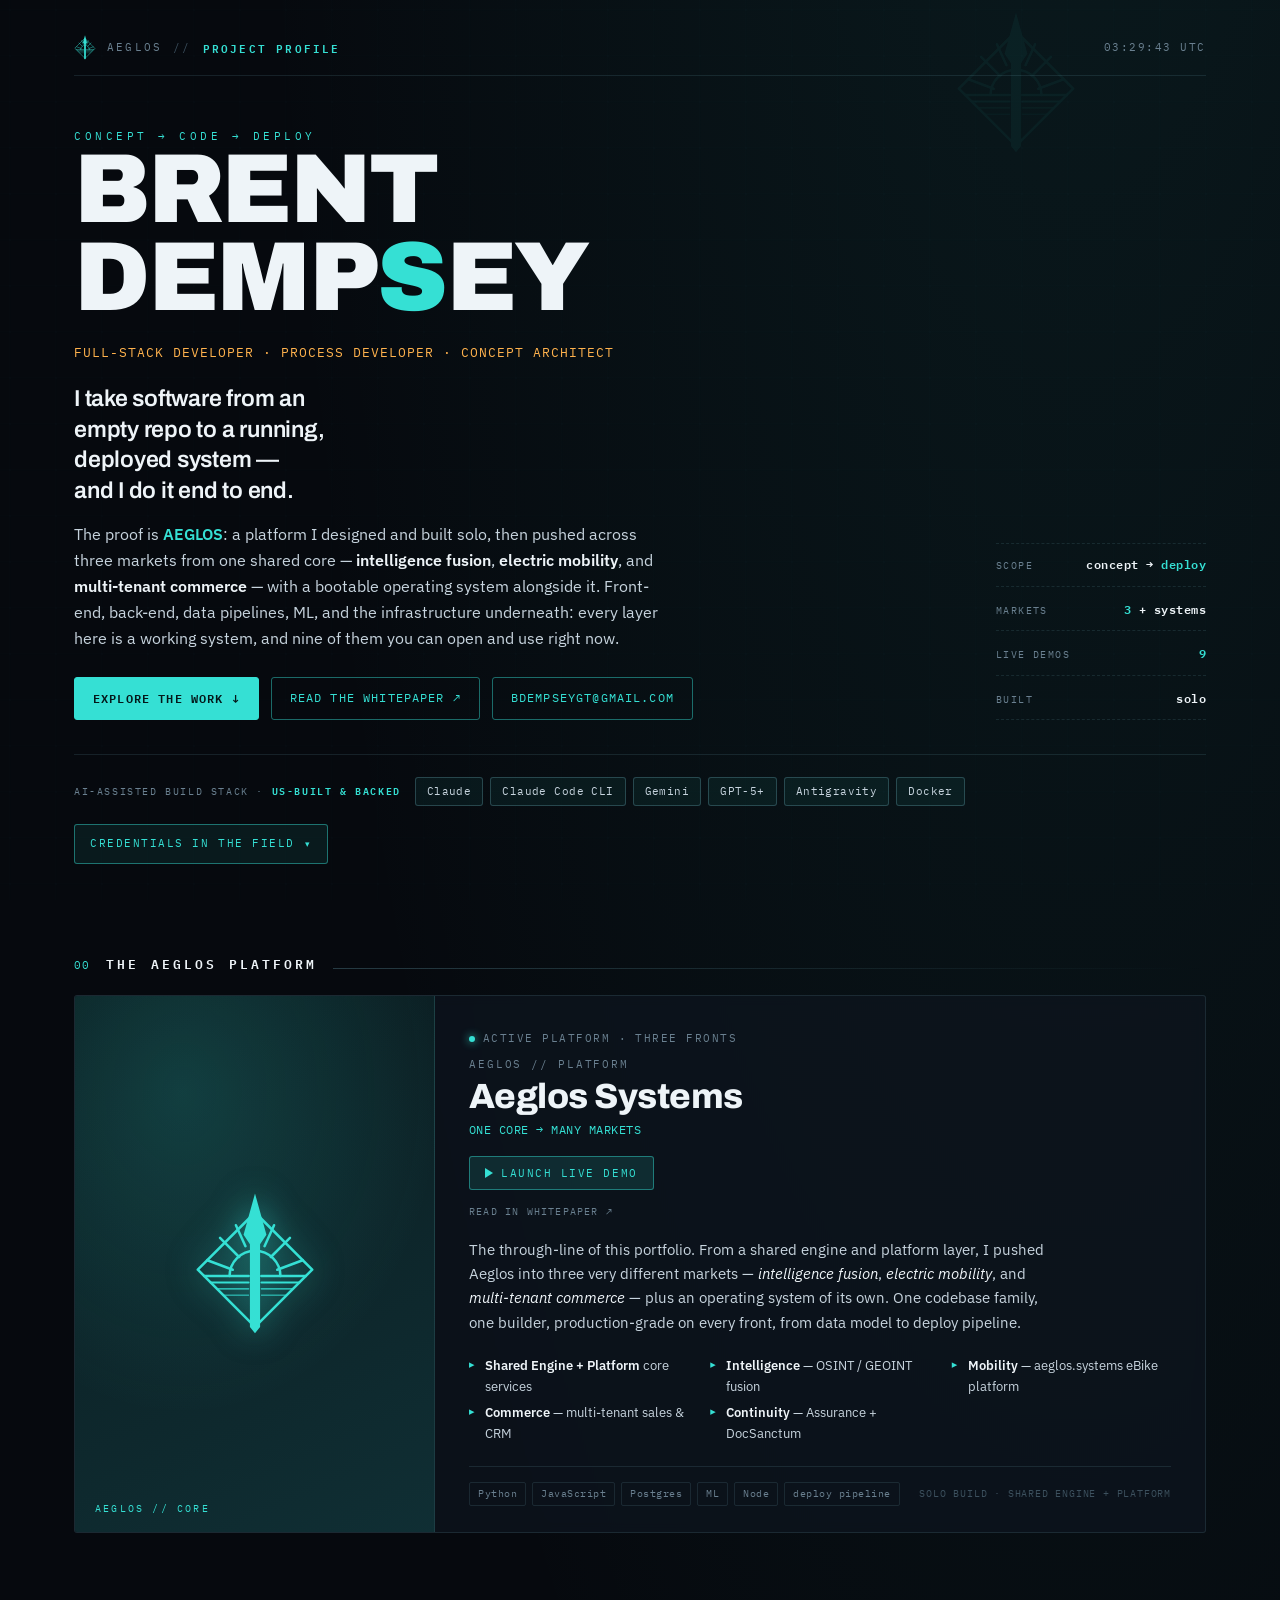
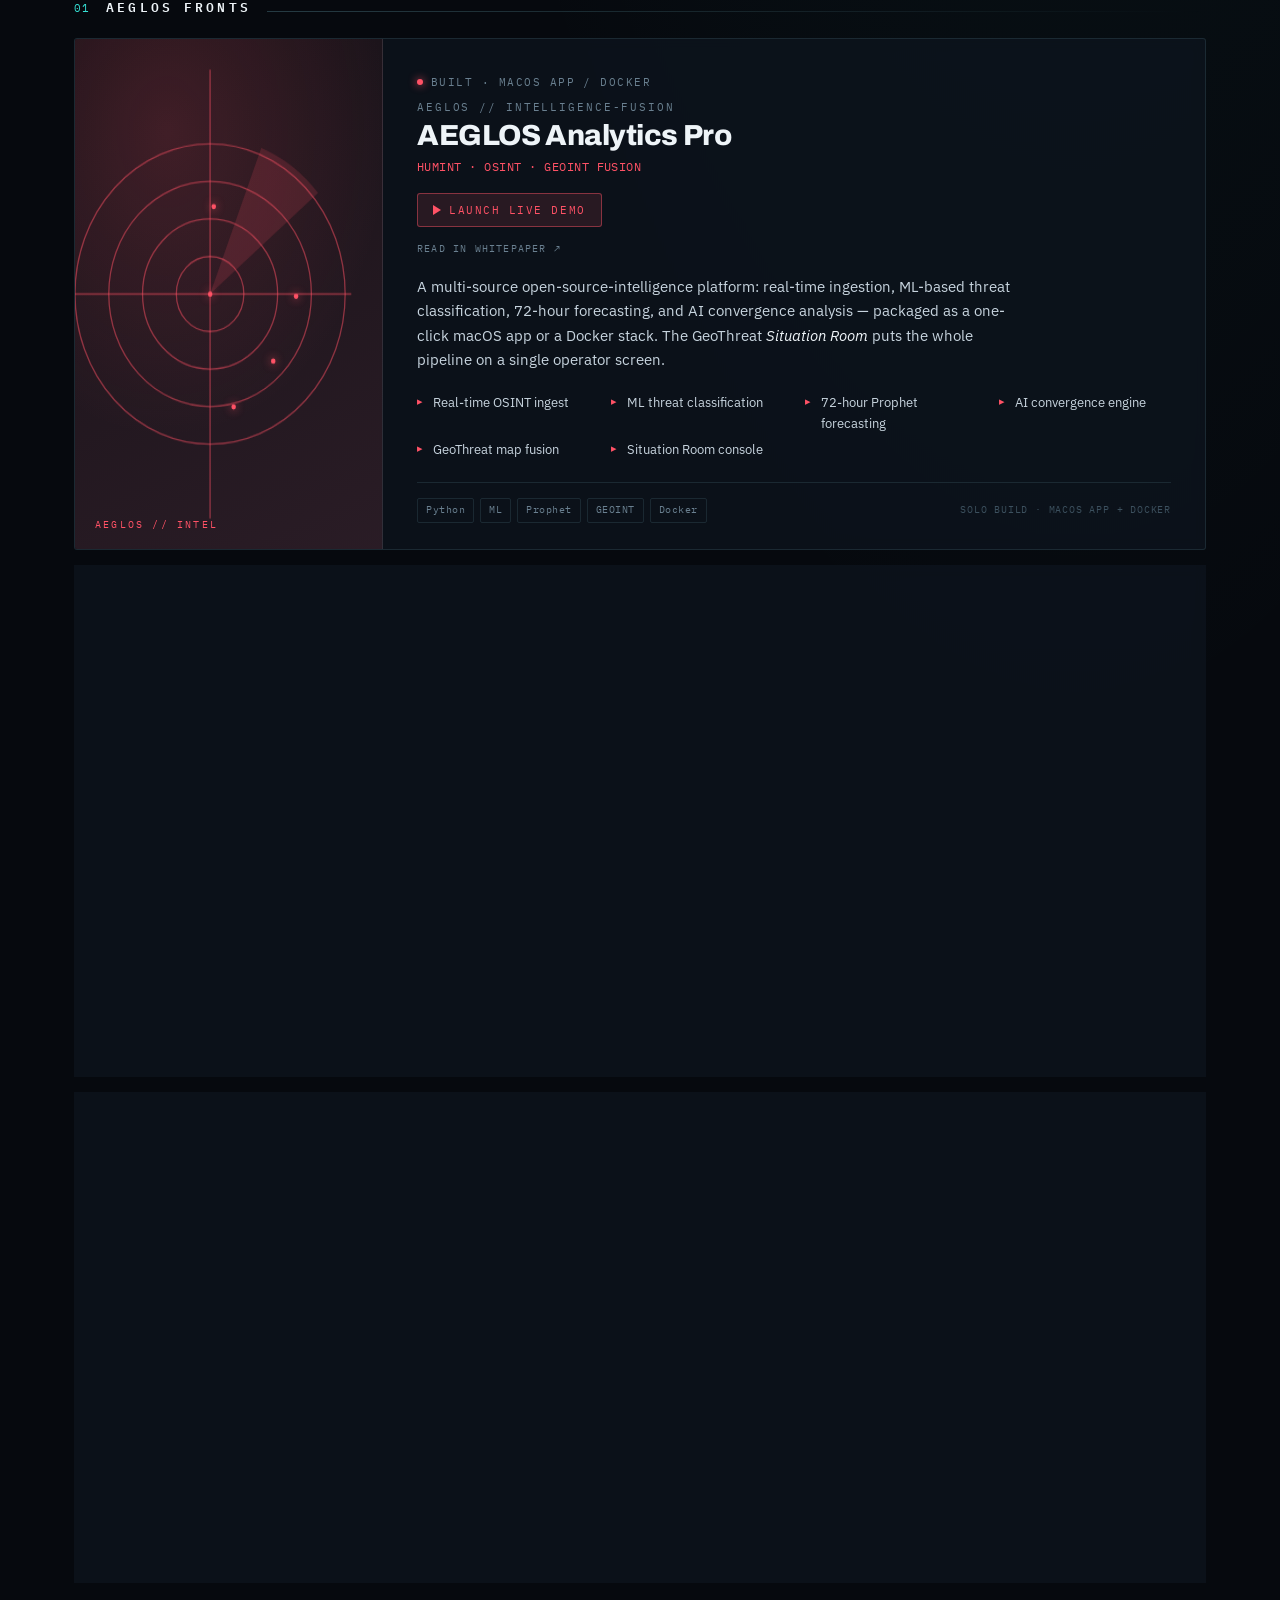
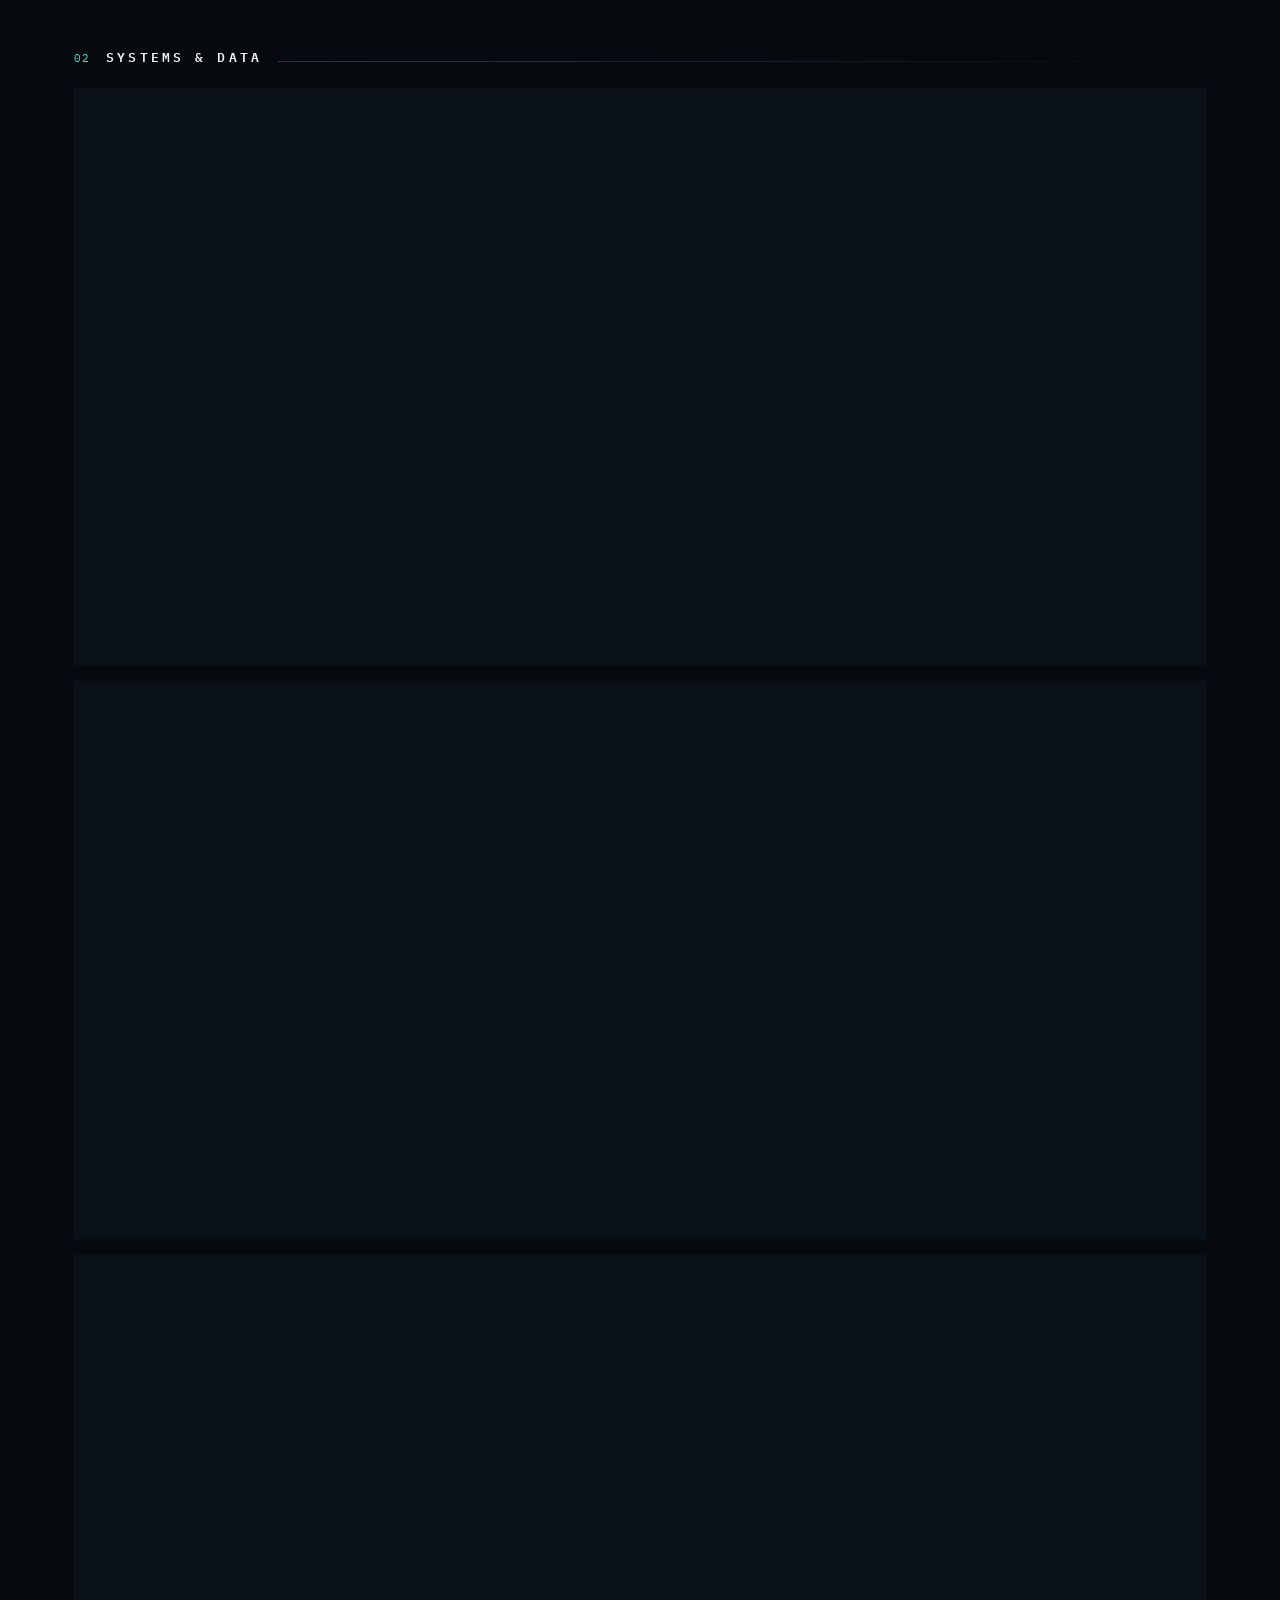
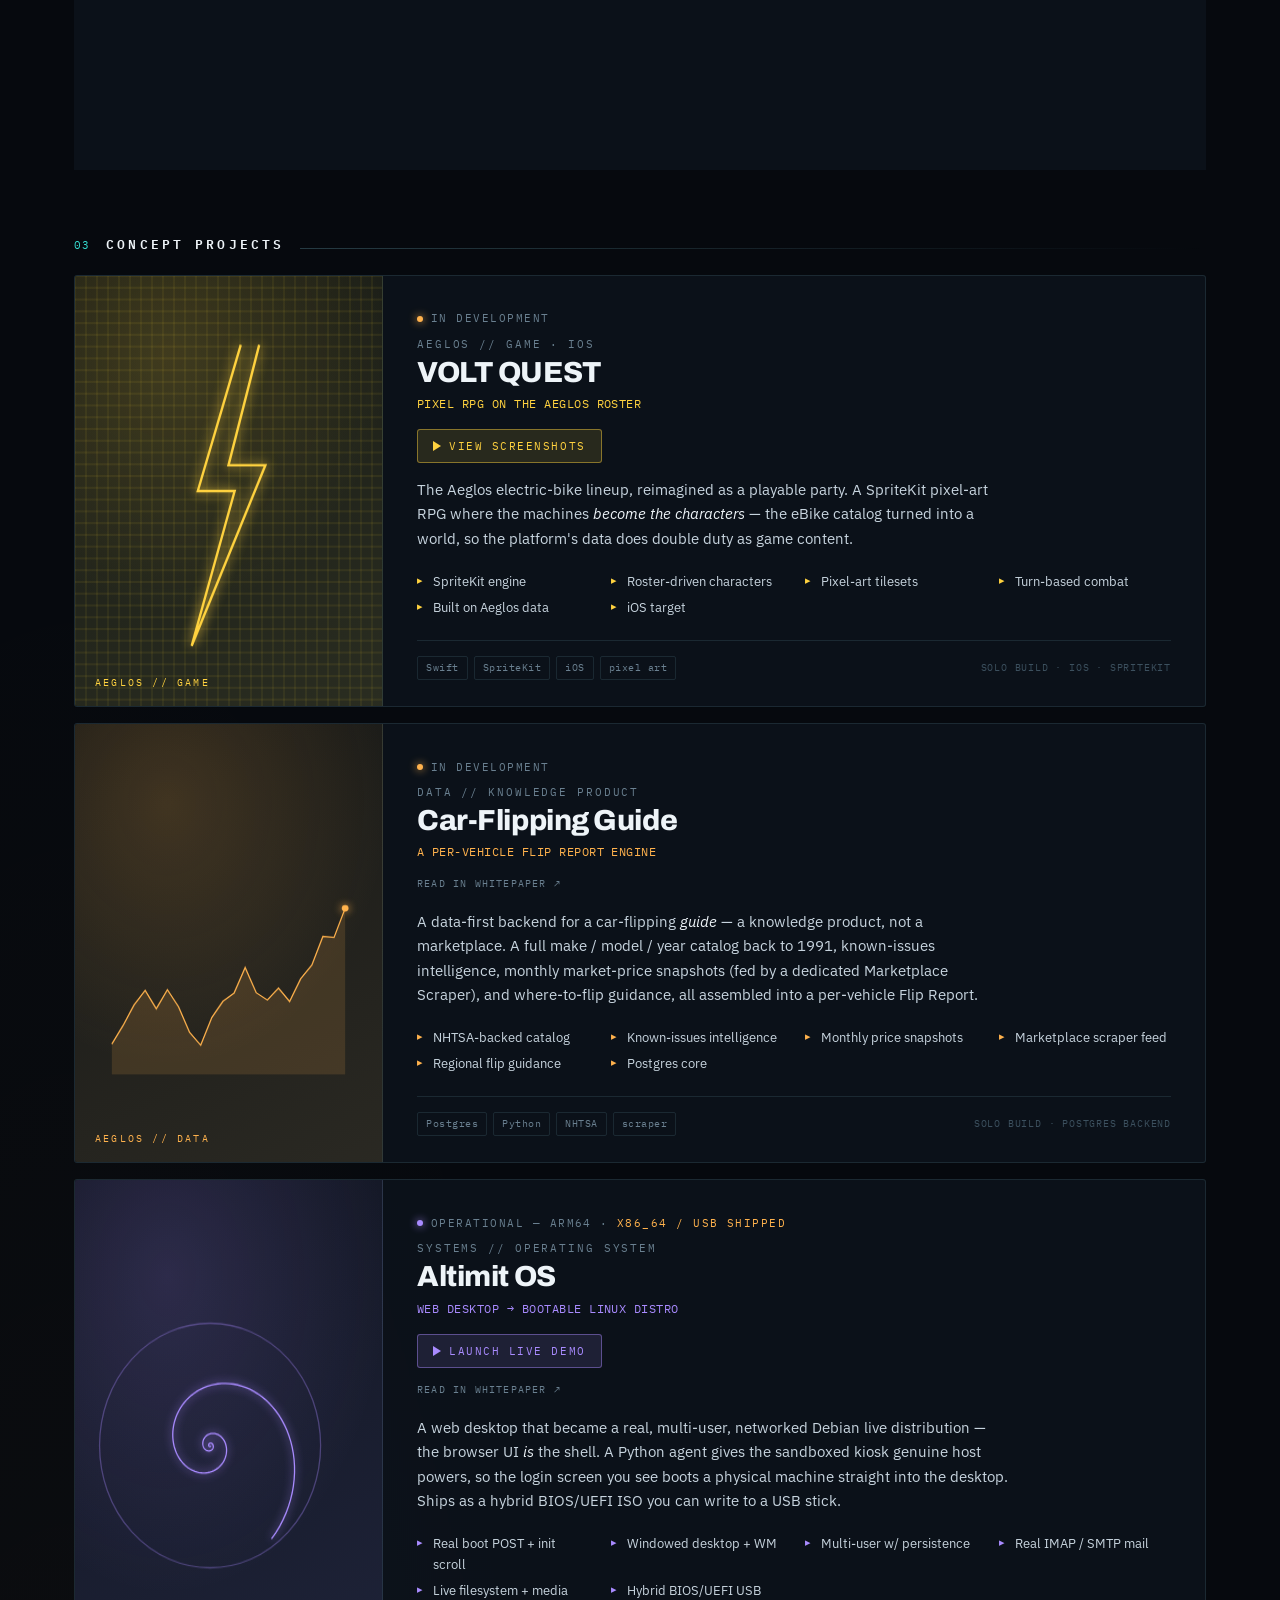
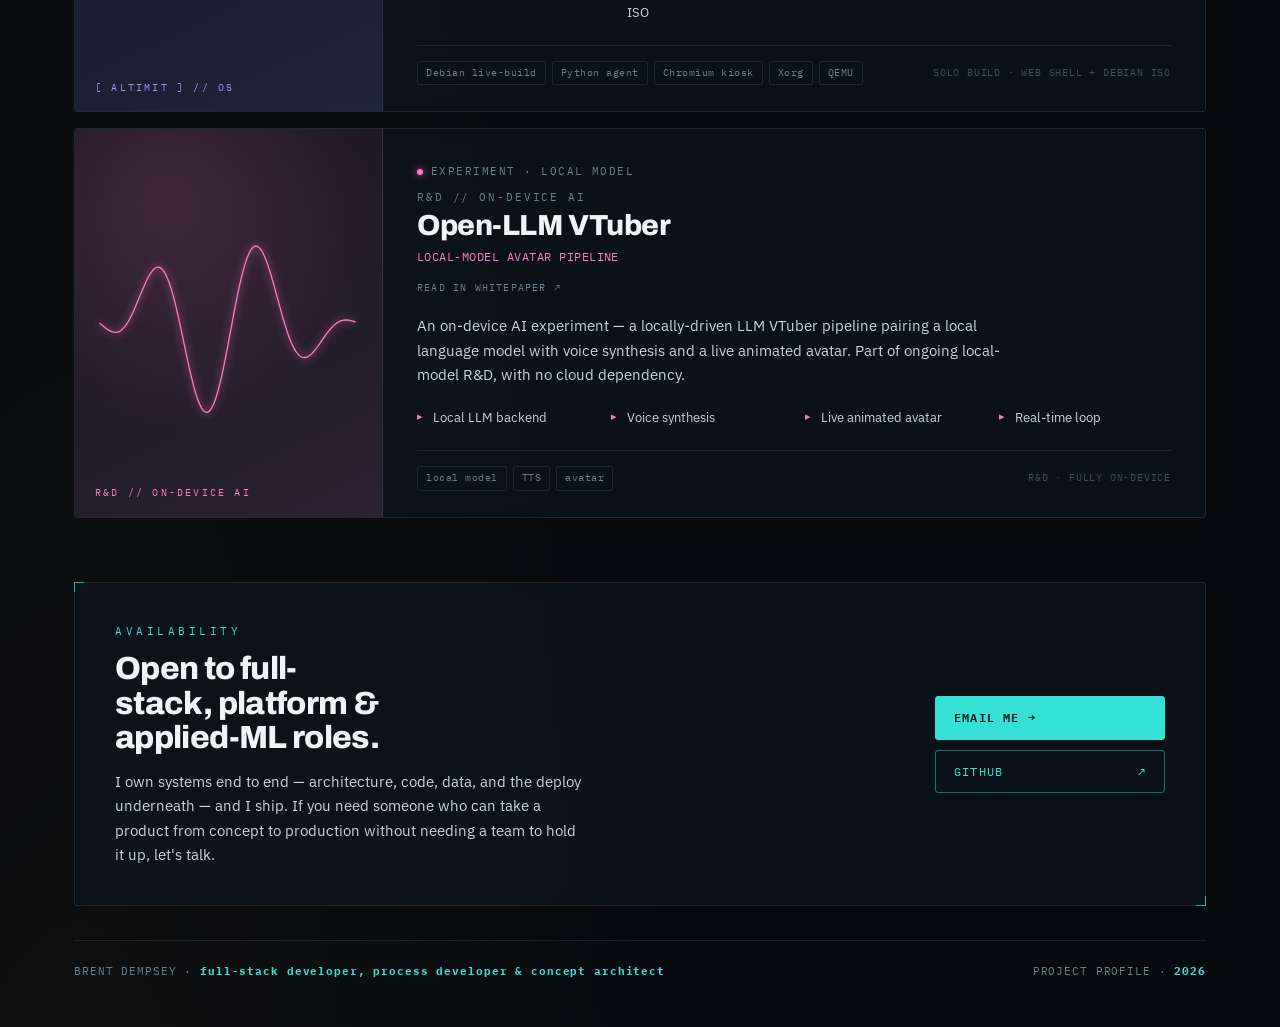
<file: index.html>
<!DOCTYPE html>
<html lang="en">
<head>
<meta charset="utf-8">
<meta name="viewport" content="width=device-width, initial-scale=1">
<meta name="robots" content="noindex, nofollow, noarchive, noimageindex">
<title>Brent Dempsey — Full-Stack Developer &amp; Systems Engineer</title>
<meta name="description" content="Brent Dempsey — full-stack developer and systems engineer. AEGLOS: one platform shipped across intelligence, mobility, and commerce, plus systems and a bootable OS. Concept to deploy, solo. Nine live demos.">
<meta property="og:type" content="website">
<meta property="og:title" content="Brent Dempsey — Full-Stack Developer &amp; Systems Engineer">
<meta property="og:description" content="One platform, three markets, systems, and a bootable OS — designed, built, and deployed solo. Nine working demos you can open and use.">
<link rel="preconnect" href="https://fonts.googleapis.com">
<link rel="preconnect" href="https://fonts.gstatic.com" crossorigin>
<link href="https://fonts.googleapis.com/css2?family=Archivo:wght@500;600;700;800;900&family=IBM+Plex+Mono:wght@400;500;600&family=IBM+Plex+Sans:wght@300;400;500;600&display=swap" rel="stylesheet">
<link rel="icon" type="image/svg+xml" href="favicon.svg">
<style>
  :root{
    --void:#06090e; --void2:#080d14;
    --surface:rgba(14,22,31,.72); --surface2:rgba(20,30,41,.55);
    --ink:#c7d4de; --head:#eef4f8; --dim:#6a8090; --faint:#3c505e;
    --signal:#35e0d4; --signal-dim:#1a9f97;
    --amber:#ffb24d; --live:#74e0a3;
    --line:rgba(120,180,200,.14); --line-strong:rgba(120,190,205,.28);
    --acc:var(--signal);
    --mono:'IBM Plex Mono',ui-monospace,"SF Mono",Menlo,Consolas,monospace;
    --sans:'IBM Plex Sans',system-ui,-apple-system,"Helvetica Neue",Arial,sans-serif;
    --display:'Archivo',system-ui,-apple-system,"Helvetica Neue",Arial,sans-serif;
    --max:1180px;
  }
  *{box-sizing:border-box;margin:0;padding:0}
  html{scroll-behavior:smooth}
  body{
    background:var(--void); color:var(--ink); font-family:var(--sans);
    line-height:1.62; -webkit-font-smoothing:antialiased; overflow-x:hidden;
    background-image:
      radial-gradient(120% 80% at 84% -12%, rgba(53,224,212,.09), transparent 55%),
      radial-gradient(90% 70% at 6% 110%, rgba(255,178,77,.05), transparent 55%);
  }
  #hud{position:fixed;inset:0;z-index:0;pointer-events:none;opacity:.5}
  .wrap{position:relative;z-index:1;max-width:var(--max);margin:0 auto;padding:0 24px}
  a{color:inherit}

  /* Aeglos mark */
  .mk{display:block;color:var(--signal)}
  .mk-sm{width:22px;height:27px;flex:none}
  .mk-big{width:190px;height:auto;color:var(--acc);filter:drop-shadow(0 0 16px color-mix(in srgb,var(--acc) 55%,transparent));animation:mkpulse 5s ease-in-out infinite}
  @keyframes mkpulse{50%{filter:drop-shadow(0 0 26px color-mix(in srgb,var(--acc) 80%,transparent))}}
  @media (prefers-reduced-motion:reduce){.mk-big{animation:none}}

  .eyebrow{font-family:var(--mono);font-size:11px;letter-spacing:.32em;text-transform:uppercase;color:var(--signal)}
  .panel{position:relative;background:var(--surface);border:1px solid var(--line);
    backdrop-filter:blur(6px);border-radius:3px}
  .panel::before,.panel::after{content:"";position:absolute;width:9px;height:9px;border:1px solid var(--acc);opacity:.75}
  .panel::before{top:-1px;left:-1px;border-right:0;border-bottom:0}
  .panel::after{bottom:-1px;right:-1px;border-left:0;border-top:0}
  .tick{display:inline-flex;align-items:center;gap:8px;font-family:var(--mono);font-size:10.5px;letter-spacing:.14em;text-transform:uppercase;color:var(--dim)}
  .dot{width:6px;height:6px;border-radius:50%;background:var(--acc);box-shadow:0 0 8px var(--acc)}
  .dot.live{background:var(--live);box-shadow:0 0 8px var(--live)}
  .dot.amber{background:var(--amber);box-shadow:0 0 8px var(--amber)}

  /* header */
  header{padding:34px 0 26px;position:relative}
  .topbar{display:flex;justify-content:space-between;align-items:center;gap:16px;flex-wrap:wrap;
    border-bottom:1px solid var(--line);padding-bottom:14px;margin-bottom:52px}
  .brand{display:flex;align-items:center;gap:11px;font-family:var(--mono);font-size:11px;letter-spacing:.2em;color:var(--dim)}
  .brand b{color:var(--signal);font-weight:600}
  .brand .sep{color:var(--faint)}
  #clock{font-family:var(--mono);font-size:11px;letter-spacing:.14em;color:var(--dim);font-variant-numeric:tabular-nums}
  .hero-grid{display:grid;grid-template-columns:1fr auto;gap:44px;align-items:end;position:relative}
  .hero-mk{position:absolute;right:-40px;top:-120px;width:min(460px,42vw);height:auto;color:var(--signal);opacity:.05;z-index:-1;pointer-events:none}
  h1{font-family:var(--display);font-weight:900;letter-spacing:-.025em;line-height:.9;font-size:clamp(46px,8.6vw,98px);color:var(--head);text-wrap:balance}
  h1 .amp{color:var(--signal)}
  .role{font-family:var(--mono);font-size:12.5px;letter-spacing:.08em;color:var(--amber);margin-top:20px;text-transform:uppercase}
  .lead{font-family:var(--display);font-weight:600;font-size:clamp(18px,2.4vw,23px);line-height:1.32;color:var(--head);max-width:22ch;margin-top:22px;letter-spacing:-.01em;text-wrap:balance}
  .thesis{max-width:60ch;margin-top:16px;font-size:16px;color:var(--ink)}
  .thesis b{color:var(--head);font-weight:600} .thesis em{color:var(--signal);font-style:normal;font-weight:600}
  .hero-actions{display:flex;flex-wrap:wrap;gap:12px;margin-top:26px}
  .btn{font-family:var(--mono);font-size:11.5px;letter-spacing:.1em;text-transform:uppercase;text-decoration:none;
    padding:11px 18px;border-radius:3px;display:inline-flex;align-items:center;gap:8px;transition:transform .16s ease,background .16s ease,border-color .16s ease}
  .btn-primary{background:var(--signal);color:#04181a;font-weight:600;border:1px solid var(--signal)}
  .btn-primary:hover{transform:translateY(-2px);box-shadow:0 8px 24px rgba(53,224,212,.24)}
  .btn-ghost{background:transparent;color:var(--signal);border:1px solid color-mix(in srgb,var(--signal) 45%,transparent)}
  .btn-ghost:hover{background:color-mix(in srgb,var(--signal) 12%,transparent);transform:translateY(-2px)}
  .heroright{display:flex;flex-direction:column;gap:2px;min-width:210px}
  .statline{display:flex;justify-content:space-between;gap:18px;font-family:var(--mono);font-size:12px;
    padding:11px 0;border-bottom:1px dashed var(--line);letter-spacing:.04em;align-items:baseline}
  .statline:first-child{border-top:1px dashed var(--line)}
  .statline span{color:var(--dim);font-size:10px;letter-spacing:.14em;text-transform:uppercase} .statline b{color:var(--head);font-weight:600;font-variant-numeric:tabular-nums}
  .statline b em{color:var(--signal);font-style:normal}

  /* hero footer: build stack + credentials */
  .hero-foot{margin-top:34px;padding-top:22px;border-top:1px solid var(--line);display:flex;flex-direction:column;gap:18px}
  .stack-row{display:flex;align-items:center;gap:14px;flex-wrap:wrap}
  .stack-label{font-family:var(--mono);font-size:10px;letter-spacing:.16em;text-transform:uppercase;color:var(--dim);white-space:nowrap}
  .stack-label b{color:var(--signal);font-weight:600}
  .chips{display:flex;flex-wrap:wrap;gap:7px}
  .chips span{font-family:var(--mono);font-size:10.5px;letter-spacing:.04em;color:var(--ink);border:1px solid var(--line-strong);
    background:color-mix(in srgb,var(--signal) 6%,transparent);padding:5px 11px;border-radius:3px}
  .creds{width:100%}
  .creds summary{cursor:pointer;list-style:none;display:inline-flex;align-items:center;gap:10px;width:fit-content;
    font-family:var(--mono);font-size:11px;letter-spacing:.14em;text-transform:uppercase;color:var(--signal);
    border:1px solid color-mix(in srgb,var(--signal) 45%,transparent);background:color-mix(in srgb,var(--signal) 8%,transparent);
    padding:10px 15px;border-radius:3px;transition:background .16s}
  .creds summary::-webkit-details-marker{display:none}
  .creds summary::after{content:"▾";transition:transform .2s;font-size:9px}
  .creds[open] summary::after{transform:rotate(180deg)}
  .creds summary:hover{background:color-mix(in srgb,var(--signal) 16%,transparent)}
  .creds-body{margin-top:14px;border:1px solid var(--line);border-radius:4px;background:var(--surface2);padding:20px 22px;
    display:grid;grid-template-columns:repeat(auto-fit,minmax(250px,1fr));gap:22px 28px}
  .creds-group h4{font-family:var(--mono);font-size:9.5px;letter-spacing:.15em;text-transform:uppercase;color:var(--amber);
    margin-bottom:9px;padding-bottom:7px;border-bottom:1px solid var(--line)}
  .creds-group ul{list-style:none;display:flex;flex-direction:column;gap:6px}
  .creds-group li{font-size:12.5px;color:var(--ink);line-height:1.4;padding-left:16px;position:relative}
  .creds-group li::before{content:"▸";position:absolute;left:0;color:var(--signal);font-size:10px;top:3px}
  .creds-group li b{font-family:var(--mono);color:var(--signal);font-weight:600;font-size:11px;letter-spacing:.02em}
  .creds-note{grid-column:1/-1;font-family:var(--mono);font-size:9.5px;letter-spacing:.06em;color:var(--faint);border-top:1px dashed var(--line);padding-top:12px;margin-top:2px}

  /* section head */
  .sec{margin:64px 0 20px;display:flex;align-items:baseline;gap:16px}
  .sec h2{font-family:var(--mono);font-size:13px;letter-spacing:.24em;text-transform:uppercase;color:var(--head);font-weight:600}
  .sec .rule{flex:1;height:1px;background:linear-gradient(90deg,var(--line-strong),transparent)}
  .sec .idx{font-family:var(--mono);font-size:11px;color:var(--acc);letter-spacing:.1em}

  /* build panel */
  .build{display:grid;grid-template-columns:308px 1fr;overflow:hidden;margin-bottom:16px}
  .build.feature{grid-template-columns:360px 1fr}
  .b-vis{position:relative;border-right:1px solid var(--line);min-height:296px;display:flex;align-items:center;justify-content:center;
    background:radial-gradient(120% 100% at 30% 18%, color-mix(in srgb, var(--acc) 16%, transparent), transparent 60%),
      linear-gradient(155deg, color-mix(in srgb, var(--acc) 7%, #070d12), color-mix(in srgb, var(--acc) 13%, #0a141c))}
  .b-vis canvas{position:absolute;inset:0;width:100%;height:100%}
  .b-vis .stamp{position:absolute;left:20px;bottom:15px;font-family:var(--mono);font-size:10px;letter-spacing:.22em;color:var(--acc);text-transform:uppercase;z-index:1}
  .b-body{padding:28px 34px 26px}
  .b-body .code{font-family:var(--mono);font-size:10.5px;letter-spacing:.18em;color:var(--dim);text-transform:uppercase;margin-top:6px}
  .b-body h3{font-family:var(--display);font-weight:800;font-size:29px;color:var(--head);letter-spacing:-.015em;margin-top:5px;line-height:1.04}
  .build.feature .b-body h3{font-size:35px}
  .b-body .sub{font-family:var(--mono);font-size:12px;color:var(--acc);letter-spacing:.04em;margin-top:6px;text-transform:uppercase}
  .b-body p{margin-top:15px;max-width:66ch;color:var(--ink);font-size:15px}
  .b-body p em{color:var(--head);font-style:italic}
  .caps{display:grid;grid-template-columns:repeat(auto-fit,minmax(160px,1fr));gap:5px 22px;margin-top:20px;list-style:none}
  .caps li{font-size:13px;color:var(--ink);padding-left:16px;position:relative}
  .caps li::before{content:"▸";position:absolute;left:0;color:var(--acc);font-size:11px;top:1px}
  .caps li b{color:var(--head);font-weight:600}
  .foot{display:flex;justify-content:space-between;align-items:center;gap:12px;margin-top:22px;padding-top:15px;border-top:1px solid var(--line);flex-wrap:wrap}
  .tags{display:flex;flex-wrap:wrap;gap:6px}
  .tags span{font-family:var(--mono);font-size:10px;letter-spacing:.05em;color:var(--dim);border:1px solid var(--line);padding:3px 8px;border-radius:2px}
  .loc{font-family:var(--mono);font-size:10px;color:var(--faint);letter-spacing:.08em;white-space:nowrap;text-transform:uppercase}

  /* contact */
  .contact{margin-top:64px;padding:40px 40px 38px;display:grid;grid-template-columns:1fr auto;gap:30px;align-items:center}
  .contact h2{font-family:var(--display);font-weight:800;font-size:clamp(24px,3.4vw,32px);color:var(--head);letter-spacing:-.02em;margin-top:12px;line-height:1.08;max-width:20ch;text-wrap:balance}
  .contact p{margin-top:14px;max-width:52ch;color:var(--ink);font-size:15px}
  .contact-actions{display:flex;flex-direction:column;gap:10px;min-width:230px}
  .contact-actions .btn{justify-content:space-between;font-size:12px}

  footer{margin:34px 0 46px;padding-top:22px;border-top:1px solid var(--line);
    display:flex;justify-content:space-between;align-items:center;flex-wrap:wrap;gap:12px}
  footer .f{font-family:var(--mono);font-size:11px;letter-spacing:.08em;color:var(--dim)}
  footer .f b{color:var(--signal)}

  .reveal{opacity:0;transform:translateY(14px)}
  .reveal.in{opacity:1;transform:none;transition:opacity .6s ease,transform .6s ease}
  @media (prefers-reduced-motion:reduce){.reveal{opacity:1;transform:none;transition:none} #hud{opacity:.32}}
  @media(max-width:820px){
    .hero-grid{grid-template-columns:1fr} .heroright{min-width:0;margin-top:8px}
    .lead{max-width:none}
    .contact{grid-template-columns:1fr;padding:28px 24px} .contact-actions{min-width:0}
    .build,.build.feature{grid-template-columns:1fr} .b-vis{min-height:170px;border-right:0;border-bottom:1px solid var(--line)}
    .dm-body{grid-template-columns:1fr !important}
    .mk-big{width:130px}
  }

  /* ---- launch-demo button on each panel ---- */
  .demo-btn{display:inline-flex;align-items:center;gap:8px;margin-top:16px;margin-right:9px;cursor:pointer;
    font-family:var(--mono);font-size:11px;letter-spacing:.14em;text-transform:uppercase;
    color:var(--acc);background:color-mix(in srgb,var(--acc) 12%,transparent);
    border:1px solid color-mix(in srgb,var(--acc) 45%,transparent);border-radius:3px;padding:9px 15px;
    transition:background .18s ease,transform .18s ease}
  .demo-btn:hover{background:color-mix(in srgb,var(--acc) 22%,transparent);transform:translateY(-1px)}
  .demo-btn:focus-visible{outline:2px solid var(--acc);outline-offset:2px}
  .demo-btn .pl{width:0;height:0;border-left:8px solid var(--acc);border-top:5px solid transparent;border-bottom:5px solid transparent}
  .wp-link{display:table;margin-top:14px;font-family:var(--mono);font-size:10px;letter-spacing:.12em;text-transform:uppercase;
    color:var(--dim);text-decoration:none;border-bottom:1px solid transparent;padding-bottom:2px}
  .wp-link:hover{color:var(--acc);border-bottom-color:color-mix(in srgb,var(--acc) 60%,transparent)}

  /* ---- demo overlay ---- */
  #demo{position:fixed;inset:0;z-index:50;display:none;background:rgba(3,6,10,.86);backdrop-filter:blur(9px);
    --acc:#35e0d4}
  #demo.on{display:flex;flex-direction:column}
  .dm-shell{margin:auto;width:min(1080px,96vw);height:min(760px,94vh);display:flex;flex-direction:column;
    background:linear-gradient(160deg,#080d13,#0a1119);border:1px solid color-mix(in srgb,var(--acc) 40%,var(--line));
    border-radius:5px;overflow:hidden;box-shadow:0 30px 90px rgba(0,0,0,.6),0 0 0 1px rgba(255,255,255,.02)}
  .dm-head{display:flex;align-items:center;gap:14px;padding:13px 18px;border-bottom:1px solid var(--line);
    background:color-mix(in srgb,var(--acc) 7%,transparent)}
  .dm-dot{width:9px;height:9px;border-radius:50%;background:var(--acc);box-shadow:0 0 10px var(--acc);flex:none}
  .dm-title{font-family:var(--mono);font-size:12px;letter-spacing:.16em;text-transform:uppercase;color:var(--head)}
  .dm-title b{color:var(--acc);font-weight:600}
  .dm-sub{font-family:var(--mono);font-size:10.5px;color:var(--dim);letter-spacing:.08em;margin-left:2px}
  .dm-live{margin-left:auto;font-family:var(--mono);font-size:9.5px;letter-spacing:.18em;color:var(--acc);
    display:flex;align-items:center;gap:6px;text-transform:uppercase}
  .dm-live::before{content:"";width:6px;height:6px;border-radius:50%;background:var(--acc);box-shadow:0 0 8px var(--acc);animation:blink 1.4s infinite}
  @keyframes blink{50%{opacity:.25}}
  @media (prefers-reduced-motion:reduce){.dm-live::before{animation:none}}
  .dm-x{margin-left:14px;cursor:pointer;color:var(--dim);background:none;border:1px solid var(--line);border-radius:3px;
    width:28px;height:28px;font-size:15px;line-height:1;display:flex;align-items:center;justify-content:center}
  .dm-x:hover{color:var(--head);border-color:var(--acc)}
  .dm-stage{flex:1;overflow:auto;position:relative}
  .dm-stage iframe{width:100%;height:100%;border:0;display:block;background:#0a0e14}
  .dm-open{display:inline-flex;align-items:center;gap:5px;margin-left:14px;font-family:var(--mono);font-size:10px;letter-spacing:.12em;text-transform:uppercase;color:var(--acc);text-decoration:none;border:1px solid color-mix(in srgb,var(--acc) 40%,transparent);padding:5px 9px;border-radius:3px}
  .dm-open:hover{background:color-mix(in srgb,var(--acc) 14%,transparent)}
  .dm-gal{padding:16px;display:grid;grid-template-columns:repeat(auto-fill,minmax(240px,1fr));gap:14px}
  .dm-gal figure{margin:0;border:1px solid var(--line);border-radius:4px;overflow:hidden;background:#0a0e14}
  .dm-gal img{width:100%;display:block}
  .dm-gal figcaption{font-family:var(--mono);font-size:10px;letter-spacing:.06em;color:var(--dim);padding:8px 10px;border-top:1px solid var(--line)}
  .dm-stage::-webkit-scrollbar{width:8px;height:8px}
  .dm-stage::-webkit-scrollbar-thumb{background:var(--line-strong);border-radius:4px}
</style>
</head>
<body>

<svg width="0" height="0" style="position:absolute" aria-hidden="true"><symbol id="aeglos-mark" viewBox="0 -32 200 236">
  <g fill="none" stroke="currentColor" stroke-width="4" stroke-linecap="round" stroke-linejoin="round">
    <polygon points="100,5 190,95 100,185 10,95"/>
    <line x1="135" y1="95" x2="175" y2="80"/><line x1="125" y1="75" x2="155" y2="45"/><line x1="115" y1="58" x2="130" y2="25"/>
    <line x1="65" y1="95" x2="25" y2="80"/><line x1="75" y1="75" x2="45" y2="45"/><line x1="85" y1="58" x2="70" y2="25"/>
    <path d="M 60 105 A 40 40 0 0 1 140 105"/>
    <line x1="20" y1="105" x2="90" y2="105"/><line x1="30" y1="115" x2="90" y2="115" stroke-width="3"/><line x1="40" y1="125" x2="90" y2="125" stroke-width="2"/><line x1="50" y1="135" x2="90" y2="135" stroke-width="1.5"/>
    <line x1="110" y1="105" x2="180" y2="105"/><line x1="110" y1="115" x2="170" y2="115" stroke-width="3"/><line x1="110" y1="125" x2="160" y2="125" stroke-width="2"/><line x1="110" y1="135" x2="150" y2="135" stroke-width="1.5"/>
  </g>
  <polygon points="100,-25 118,40 108,55 108,185 100,195 92,185 92,55 82,40" fill="currentColor"/>
</symbol></svg>

<canvas id="hud"></canvas>
<div class="wrap">
  <header>
    <div class="topbar">
      <div class="brand"><svg class="mk mk-sm"><use href="#aeglos-mark"/></svg> AEGLOS <span class="sep">//</span> <b>PROJECT&nbsp;PROFILE</b></div>
      <div id="clock">--:--:-- UTC</div>
    </div>
    <div class="hero-grid">
      <svg class="hero-mk" aria-hidden="true"><use href="#aeglos-mark"/></svg>
      <div>
        <div class="eyebrow reveal">Concept → code → deploy</div>
        <h1 class="reveal">BRENT<br>DEMP<span class="amp">S</span>EY</h1>
        <div class="role reveal">Full-Stack Developer · Process Developer · Concept Architect</div>
        <p class="lead reveal">I take software from an empty repo to a running, deployed system — and I do it end to end.</p>
        <p class="thesis reveal">The proof is <em>AEGLOS</em>: a platform I designed and built solo, then pushed
          across three markets from one shared core — <b>intelligence fusion</b>, <b>electric mobility</b>,
          and <b>multi-tenant commerce</b> — with a bootable operating system alongside it.
          Front-end, back-end, data pipelines, ML, and the infrastructure underneath: every layer here is a
          working system, and nine of them you can open and use right now.</p>
        <div class="hero-actions reveal">
          <a href="#work" class="btn btn-primary">Explore the work ↓</a>
          <a href="whitepaper.html" class="btn btn-ghost">Read the whitepaper ↗</a>
          <a href="mailto:bdempseygt@gmail.com" class="btn btn-ghost">bdempseygt@gmail.com</a>
        </div>
      </div>
      <div class="heroright reveal">
        <div class="statline"><span>Scope</span><b>concept → <em>deploy</em></b></div>
        <div class="statline"><span>Markets</span><b><em>3</em> + systems</b></div>
        <div class="statline"><span>Live demos</span><b><em>9</em></b></div>
        <div class="statline"><span>Built</span><b>solo</b></div>
      </div>
    </div>

    <div class="hero-foot reveal">
      <div class="stack-row">
        <div class="stack-label">AI-assisted build stack · <b>US-built &amp; backed</b></div>
        <div class="chips"><span>Claude</span><span>Claude Code CLI</span><span>Gemini</span><span>GPT-5+</span><span>Antigravity</span><span>Docker</span></div>
      </div>
      <details class="creds">
        <summary>Credentials in the field</summary>
        <div class="creds-body">
          <div class="creds-group">
            <h4>United Nations · Dept. of Safety &amp; Security</h4>
            <ul>
              <li>Information Security Awareness — Foundational, Advanced &amp; Additional</li>
              <li>Preparing and Responding to Active Shooter Incidents</li>
              <li>Advanced Security in the Field</li>
              <li>Basic Security in the Field II</li>
            </ul>
          </div>
          <div class="creds-group">
            <h4>Emergency Management &amp; Security · FEMA / NDEMU</h4>
            <ul>
              <li><b>IS-37.25</b> — Managerial Safety and Health Program (NDEMU)</li>
              <li><b>IS-00060.b</b> — The Homeland Security Geospatial Concept-of-Operations (GeoCONOPS) for Planners and Decision Makers</li>
              <li><b>IS-00061.b</b> — The Homeland Security Geospatial Concept-of-Operations (GeoCONOPS) In Depth</li>
              <li><b>IS-00075</b> — Military Resources in Emergency Management</li>
              <li><b>IS-00100.b</b> — Introduction to the Incident Command System (ICS-100)</li>
              <li><b>IS-00144</b> — Telecommunicators Emergency Response Taskforce (TERT) Basic Course</li>
              <li><b>IS-00200.b</b> — ICS for Single Resources and Initial Action Incidents (ICS-200)</li>
              <li><b>IS-00230.d</b> — Fundamentals of Emergency Management</li>
              <li><b>IS-00240.b</b> — Leadership and Influence</li>
              <li><b>IS-00872.a</b> — Dams Sector: Protective Measures</li>
              <li><b>IS-00906</b> — Basic Workplace Security Awareness</li>
              <li><b>IS-00907</b> — Active Shooter: What You Can Do</li>
              <li><b>IS-00914</b> — Surveillance Awareness: What You Can Do</li>
              <li><b>IS-00915</b> — Protecting Critical Infrastructure Against Insider Threats</li>
              <li><b>IS-00916</b> — Critical Infrastructure Security: Theft and Diversion – What You Can Do</li>
            </ul>
          </div>
          <div class="creds-group">
            <h4>AI, MLOps &amp; Data · DataCamp</h4>
            <ul>
              <li>AI Fundamentals — <b>Certification</b></li>
              <li>Data Literacy — <b>Certification</b></li>
              <li>AI Ethics <b>(CPE)</b></li>
              <li>Generative AI for Business</li>
              <li>Understanding ChatGPT · Intermediate ChatGPT</li>
              <li>Understanding Prompt Engineering</li>
              <li>MLOps Concepts</li>
              <li>Developing ML Models for Production</li>
              <li>MLOps Deployment &amp; Life Cycling</li>
              <li>Fully Automated MLOps</li>
              <li>Introduction to SQL</li>
              <li>Understanding Cloud Computing</li>
            </ul>
          </div>
          <div class="creds-group">
            <h4>Data, Technical &amp; Professional</h4>
            <ul>
              <li>KNIME — Entry Level Certification</li>
              <li>Alteryx — Basic Certification</li>
              <li>Data Analytics Certification</li>
              <li>Calix Certified Partner Certification</li>
              <li>Communications Security Certification</li>
            </ul>
          </div>
          <div class="creds-note">FEMA/NDEMU credentials held via emergency-management affiliations (Missouri Task Force 1 · Atlas International).</div>
        </div>
      </details>
    </div>
  </header>

  <!-- PLATFORM -->
  <div class="sec reveal" id="work"><span class="idx">00</span><h2>The Aeglos Platform</h2><div class="rule"></div></div>
  <section class="build feature panel reveal" data-demo="core" style="--acc:#35e0d4">
    <div class="b-vis"><svg class="mk mk-big"><use href="#aeglos-mark"/></svg><div class="stamp">AEGLOS // CORE</div></div>
    <div class="b-body">
      <div class="tick"><span class="dot"></span>Active platform · three fronts</div>
      <div class="code">AEGLOS // PLATFORM</div>
      <h3>Aeglos Systems</h3>
      <div class="sub">One core → many markets</div>
      <a class="wp-link" href="whitepaper.html#platform">Read in whitepaper ↗</a>
      <p>The through-line of this portfolio. From a shared engine and platform layer, I pushed Aeglos into
        three very different markets — <em>intelligence fusion</em>, <em>electric mobility</em>,
        and <em>multi-tenant commerce</em> — plus an operating system of its own. One
        codebase family, one builder, production-grade on every front, from data model to deploy pipeline.</p>
      <ul class="caps">
        <li><b>Shared Engine + Platform</b> core services</li>
        <li><b>Intelligence</b> — OSINT / GEOINT fusion</li>
        <li><b>Mobility</b> — aeglos.systems eBike platform</li>
        <li><b>Commerce</b> — multi-tenant sales &amp; CRM</li>
        <li><b>Continuity</b> — Assurance + DocSanctum</li>
      </ul>
      <div class="foot">
        <div class="tags"><span>Python</span><span>JavaScript</span><span>Postgres</span><span>ML</span><span>Node</span><span>deploy pipeline</span></div>
        <div class="loc">Solo build · shared engine + platform</div>
      </div>
    </div>
  </section>

  <!-- FRONTS -->
  <div class="sec reveal"><span class="idx">01</span><h2>Aeglos Fronts</h2><div class="rule"></div></div>

  <section class="build panel reveal" data-demo="analytics" style="--acc:#ff5266">
    <div class="b-vis"><canvas data-viz="radar"></canvas><div class="stamp">AEGLOS // INTEL</div></div>
    <div class="b-body">
      <div class="tick"><span class="dot"></span>Built · macOS app / Docker</div>
      <div class="code">AEGLOS // INTELLIGENCE-FUSION</div>
      <h3>AEGLOS Analytics Pro</h3>
      <div class="sub">HUMINT · OSINT · GEOINT fusion</div>
      <a class="wp-link" href="whitepaper.html#analytics">Read in whitepaper ↗</a>
      <p>A multi-source open-source-intelligence platform: real-time ingestion, ML-based threat
        classification, 72-hour forecasting, and AI convergence analysis — packaged as a one-click macOS app
        or a Docker stack. The GeoThreat <em>Situation Room</em> puts the whole pipeline on a single operator
        screen.</p>
      <ul class="caps">
        <li>Real-time OSINT ingest</li>
        <li>ML threat classification</li>
        <li>72-hour Prophet forecasting</li>
        <li>AI convergence engine</li>
        <li>GeoThreat map fusion</li>
        <li>Situation Room console</li>
      </ul>
      <div class="foot">
        <div class="tags"><span>Python</span><span>ML</span><span>Prophet</span><span>GEOINT</span><span>Docker</span></div>
        <div class="loc">Solo build · macOS app + Docker</div>
      </div>
    </div>
  </section>

  <section class="build panel reveal" data-demo="ebike" style="--acc:#57e08a">
    <div class="b-vis"><canvas data-viz="map"></canvas><div class="stamp">AEGLOS // MOBILITY</div></div>
    <div class="b-body">
      <div class="tick"><span class="dot live"></span>Deployed · live</div>
      <div class="code">AEGLOS // MOBILITY</div>
      <h3>Aeglos eBike Intelligence</h3>
      <div class="sub">aeglos.systems — the public platform</div>
      <a class="wp-link" href="whitepaper.html#ebike">Read in whitepaper ↗</a>
      <p>The consumer face of Aeglos: a curated electric-bike comparison engine, an interactive US
        eBike-<em>law</em> map, and a no-guess data pipeline (scrape → verify → apply) that keeps every spec
        honest. Deployed live behind a strict content-security policy with its own action-dispatch layer.</p>
      <ul class="caps">
        <li>84-model comparison engine</li>
        <li>Interactive eBike-law map</li>
        <li>No-guess data pipeline</li>
        <li>Per-brand verify triggers</li>
        <li>Strict-CSP dispatcher</li>
        <li>Live deploy workflow</li>
      </ul>
      <div class="foot">
        <div class="tags"><span>JavaScript</span><span>Python pipeline</span><span>law map</span><span>strict CSP</span></div>
        <div class="loc">Live · aeglos.systems</div>
      </div>
    </div>
  </section>

  <section class="build panel reveal" data-demo="sales" style="--acc:#4d9bff">
    <div class="b-vis"><canvas data-viz="funnel"></canvas><div class="stamp">AEGLOS // COMMERCE</div></div>
    <div class="b-body">
      <div class="tick"><span class="dot"></span>Operating · multi-tenant</div>
      <div class="code">AEGLOS // COMMERCE · CRM</div>
      <h3>Aeglos Sales &amp; Concierge</h3>
      <div class="sub">Multi-tenant sales platform + CRM</div>
      <a class="wp-link" href="whitepaper.html#crm">Read in whitepaper ↗</a>
      <p>The commerce layer of the Aeglos business — a multi-tenant client platform and CRM built as a
        <em>concierge process</em>, not a checkout cart. Pipeline tracking from intake through negotiation,
        client portals with per-tenant deployments, revenue and invoicing, and a white-glove fulfillment
        path with after-sale service tracked end to end.</p>
      <ul class="caps">
        <li>Multi-tenant client portals</li>
        <li>Pipeline &amp; deal tracking</li>
        <li>Revenue &amp; invoicing</li>
        <li>Per-tenant deployments</li>
        <li>White-glove fulfillment</li>
        <li>After-sale service tracking</li>
      </ul>
      <div class="foot">
        <div class="tags"><span>Node</span><span>Postgres</span><span>CRM</span><span>multi-tenant</span><span>auth</span></div>
        <div class="loc">Multi-tenant · concierge ops</div>
      </div>
    </div>
  </section>

  <!-- SYSTEMS -->
  <div class="sec reveal"><span class="idx">02</span><h2>Systems &amp; Data</h2><div class="rule"></div></div>

  <section class="build panel reveal" data-demo="beacon,register" style="--acc:#3fd6b2">
    <div class="b-vis"><canvas data-viz="pulse"></canvas><div class="stamp">AEGLOS // ASSURANCE</div></div>
    <div class="b-body">
      <div class="tick"><span class="dot"></span>Two modules · source-agnostic</div>
      <div class="code">SYSTEMS // SERVICE CONTINUITY</div>
      <h3>Aeglos Assurance</h3>
      <div class="sub">Service-continuity operations suite</div>
      <a class="wp-link" href="whitepaper.html#assurance">Read in whitepaper ↗</a>
      <p>A service-continuity suite for any provider→customer operation that can go <em>down</em> or get
        <em>cut off</em> — telecom, utilities, energy, SaaS. <b>Beacon</b> is a live status &amp; incident
        board; <b>Register</b> is a filterable disconnect/termination record with export. Both ingest from
        generic sources — HubSpot, SQL, CSV/XLSX — so the same tooling drops into any vertical.</p>
      <ul class="caps">
        <li><b>Beacon</b> — live status &amp; incidents</li>
        <li><b>Register</b> — disconnect/termination log</li>
        <li>Drag-drop evidence + raw paste</li>
        <li>Filter, lookup &amp; XLSX export</li>
        <li>Source-agnostic (HubSpot / SQL / CSV)</li>
        <li>Server-managed SQLite backend</li>
      </ul>
      <div class="foot">
        <div class="tags"><span>JavaScript</span><span>SQLite</span><span>HubSpot</span><span>SQL</span><span>XLSX</span></div>
        <div class="loc">Solo build · 2 modules</div>
      </div>
    </div>
  </section>

  <section class="build panel reveal" data-demo="docsanctum" style="--acc:#C9A84C">
    <div class="b-vis"><canvas data-viz="cascade"></canvas><div class="stamp">SYSTEMS // PUBLISHING</div></div>
    <div class="b-body">
      <div class="tick"><span class="dot amber"></span>POC · single source of truth</div>
      <div class="code">SYSTEMS // DATA DISTRIBUTION</div>
      <h3>DocSanctum</h3>
      <div class="sub">Single-source → multi-destination publishing</div>
      <a class="wp-link" href="whitepaper.html#docsanctum">Read in whitepaper ↗</a>
      <p>A top-down publishing infrastructure: author or ingest a canonical record <em>once</em>, and it
        propagates down-chain to every destination system — knowledge base, HubSpot, custom knowledge management system — in a single
        signed publish. Multi-tenant, with every update logged by <b>who, when, and why</b>. One change
        updates everywhere; end users never see a half-published state.</p>
      <ul class="caps">
        <li>Single source of truth</li>
        <li>Top-down fan-out publish</li>
        <li>Per-destination payload adapters</li>
        <li>Retry queue with backoff</li>
        <li>Full audit trail (who / when / why)</li>
        <li>Multi-tenant namespaces</li>
      </ul>
      <div class="foot">
        <div class="tags"><span>JavaScript</span><span>multi-tenant</span><span>adapters</span><span>audit log</span></div>
        <div class="loc">Solo build · POC console</div>
      </div>
    </div>
  </section>

  <section class="build panel reveal" data-viz="pulse" style="--acc:#e0533a">
    <div class="b-vis"><canvas data-viz="pulse"></canvas><div class="stamp">REFERENCE // TRAINING</div></div>
    <div class="b-body">
      <div class="tick"><span class="dot"></span>Live · interactive reference</div>
      <div class="code">SYSTEMS // KNOWLEDGE</div>
      <h3>Training Library</h3>
      <div class="sub">Interactive firearms &amp; tactics training reference</div>
      <a class="wp-link" href="whitepaper.html#training">Read in whitepaper ↗</a>
      <a class="wp-link" href="https://amonsemper.github.io/training-library/">View live ↗</a>
      <p>A self-contained training manual on the web: tactics references, an interactive <b>Armory</b>
        kit / ammo / gear planner, and a researched <b>Gun Guide</b> buying reference — four price tiers
        across seven firearm types, caliber-sorted, with client-side filtering, per-pick overviews, and
        rehosted transparent product imagery. Static, with a no-JS fallback.</p>
      <ul class="caps">
        <li>Armory kit / ammo / gear planner</li>
        <li>Researched, tiered Gun Guide</li>
        <li>Caliber &amp; price filtering</li>
        <li>Client-side filter + URL state</li>
        <li>Transparent product imagery</li>
        <li>Static site · no-JS fallback</li>
      </ul>
      <div class="foot">
        <div class="tags"><span>HTML</span><span>JavaScript</span><span>static site</span><span>GitHub Pages</span></div>
        <div class="loc">Solo build · live</div>
      </div>
    </div>
  </section>

  <!-- CONCEPT PROJECTS -->
  <div class="sec reveal"><span class="idx">03</span><h2>Concept Projects</h2><div class="rule"></div></div>

  <section class="build panel reveal" data-demo="volt" style="--acc:#ffd23f">
    <div class="b-vis"><canvas data-viz="bolt"></canvas><div class="stamp">AEGLOS // GAME</div></div>
    <div class="b-body">
      <div class="tick"><span class="dot amber"></span>In development</div>
      <div class="code">AEGLOS // GAME · iOS</div>
      <h3>VOLT QUEST</h3>
      <div class="sub">Pixel RPG on the Aeglos roster</div>
      <p>The Aeglos electric-bike lineup, reimagined as a playable party. A SpriteKit pixel-art RPG where the
        machines <em>become the characters</em> — the eBike catalog turned into a world, so the platform's
        data does double duty as game content.</p>
      <ul class="caps">
        <li>SpriteKit engine</li>
        <li>Roster-driven characters</li>
        <li>Pixel-art tilesets</li>
        <li>Turn-based combat</li>
        <li>Built on Aeglos data</li>
        <li>iOS target</li>
      </ul>
      <div class="foot">
        <div class="tags"><span>Swift</span><span>SpriteKit</span><span>iOS</span><span>pixel art</span></div>
        <div class="loc">Solo build · iOS · SpriteKit</div>
      </div>
    </div>
  </section>


  <section class="build panel reveal" style="--acc:#ffb24d">
    <div class="b-vis"><canvas data-viz="chart"></canvas><div class="stamp">AEGLOS // DATA</div></div>
    <div class="b-body">
      <div class="tick"><span class="dot amber"></span>In development</div>
      <div class="code">DATA // KNOWLEDGE PRODUCT</div>
      <h3>Car-Flipping Guide</h3>
      <div class="sub">A per-vehicle Flip Report engine</div>
      <a class="wp-link" href="whitepaper.html#carflip">Read in whitepaper ↗</a>
      <p>A data-first backend for a car-flipping <em>guide</em> — a knowledge product, not a marketplace.
        A full make / model / year catalog back to 1991, known-issues intelligence, monthly market-price
        snapshots (fed by a dedicated Marketplace Scraper), and where-to-flip guidance, all assembled into a
        per-vehicle Flip Report.</p>
      <ul class="caps">
        <li>NHTSA-backed catalog</li>
        <li>Known-issues intelligence</li>
        <li>Monthly price snapshots</li>
        <li>Marketplace scraper feed</li>
        <li>Regional flip guidance</li>
        <li>Postgres core</li>
      </ul>
      <div class="foot">
        <div class="tags"><span>Postgres</span><span>Python</span><span>NHTSA</span><span>scraper</span></div>
        <div class="loc">Solo build · Postgres backend</div>
      </div>
    </div>
  </section>

  <section class="build panel reveal" data-demo="altimit" style="--acc:#a98bff">
    <div class="b-vis"><canvas data-viz="spiral"></canvas><div class="stamp">[ ALTIMIT ] // OS</div></div>
    <div class="b-body">
      <div class="tick"><span class="dot"></span>Operational — arm64 · <span style="color:var(--amber)">x86_64 / USB shipped</span></div>
      <div class="code">SYSTEMS // OPERATING SYSTEM</div>
      <h3>Altimit OS</h3>
      <div class="sub">Web desktop → bootable Linux distro</div>
      <a class="wp-link" href="whitepaper.html#altimit">Read in whitepaper ↗</a>
      <p>A web desktop that became a real, multi-user, networked Debian live distribution — the browser UI
        <em>is</em> the shell. A Python agent gives the sandboxed kiosk genuine host powers, so the login
        screen you see boots a physical machine straight into the desktop. Ships as a hybrid BIOS/UEFI ISO
        you can write to a USB stick.</p>
      <ul class="caps">
        <li>Real boot POST + init scroll</li>
        <li>Windowed desktop + WM</li>
        <li>Multi-user w/ persistence</li>
        <li>Real IMAP / SMTP mail</li>
        <li>Live filesystem + media</li>
        <li>Hybrid BIOS/UEFI USB ISO</li>
      </ul>
      <div class="foot">
        <div class="tags"><span>Debian live-build</span><span>Python agent</span><span>Chromium kiosk</span><span>Xorg</span><span>QEMU</span></div>
        <div class="loc">Solo build · web shell + Debian ISO</div>
      </div>
    </div>
  </section>

  <section class="build panel reveal" style="--acc:#ff7ac0">
    <div class="b-vis"><canvas data-viz="wave"></canvas><div class="stamp">R&D // ON-DEVICE AI</div></div>
    <div class="b-body">
      <div class="tick"><span class="dot"></span>Experiment · local model</div>
      <div class="code">R&amp;D // ON-DEVICE AI</div>
      <h3>Open-LLM VTuber</h3>
      <div class="sub">Local-model avatar pipeline</div>
      <a class="wp-link" href="whitepaper.html#vtuber">Read in whitepaper ↗</a>
      <p>An on-device AI experiment — a locally-driven LLM VTuber pipeline pairing a local language model
        with voice synthesis and a live animated avatar. Part of ongoing local-model R&amp;D, with no cloud
        dependency.</p>
      <ul class="caps">
        <li>Local LLM backend</li>
        <li>Voice synthesis</li>
        <li>Live animated avatar</li>
        <li>Real-time loop</li>
      </ul>
      <div class="foot">
        <div class="tags"><span>local model</span><span>TTS</span><span>avatar</span></div>
        <div class="loc">R&amp;D · fully on-device</div>
      </div>
    </div>
  </section>

  <!-- CONTACT -->
  <section class="contact panel reveal" id="contact" style="--acc:#35e0d4">
    <div>
      <div class="eyebrow">Availability</div>
      <h2>Open to full-stack, platform &amp; applied-ML roles.</h2>
      <p>I own systems end to end — architecture, code, data, and the deploy underneath — and I ship. If you
        need someone who can take a product from concept to production without needing a team to hold it up,
        let's talk.</p>
    </div>
    <div class="contact-actions">
      <a href="mailto:bdempseygt@gmail.com" class="btn btn-primary">Email me →</a>
      <a href="https://github.com/EnzoSemper" target="_blank" rel="noopener" class="btn btn-ghost">GitHub <span>↗</span></a>
    </div>
  </section>

  <footer>
    <div class="f">BRENT DEMPSEY · <b>full-stack developer, process developer &amp; concept architect</b></div>
    <div class="f">PROJECT PROFILE · <b id="stamp">2026</b></div>
  </footer>
</div>

<div id="demo" role="dialog" aria-modal="true" aria-label="Product demo">
  <div class="dm-shell">
    <div class="dm-head">
      <span class="dm-dot"></span>
      <span class="dm-title" id="dm-title"></span>
      <span class="dm-sub" id="dm-sub"></span>
      <span class="dm-live">Live demo</span>
      <a class="dm-open" id="dm-open" target="_blank" rel="noopener">open ↗</a>
      <button class="dm-x" id="dm-x" aria-label="Close demo">✕</button>
    </div>
    <div class="dm-stage" id="dm-stage"></div>
  </div>
</div>

<script>
(function(){
  var rm=matchMedia('(prefers-reduced-motion:reduce)').matches;
  function p(n){return String(n).padStart(2,'0')}
  function tick(){var d=new Date(),c=document.getElementById('clock'); if(c)c.textContent=p(d.getUTCHours())+':'+p(d.getUTCMinutes())+':'+p(d.getUTCSeconds())+' UTC';}
  tick(); setInterval(tick,1000);
  document.getElementById('stamp').textContent=new Date().getFullYear();

  var io=new IntersectionObserver(function(es){es.forEach(function(e){if(e.isIntersecting){e.target.classList.add('in');io.unobserve(e.target);}});},{threshold:.1});
  document.querySelectorAll('.reveal').forEach(function(el,i){ if(rm){el.classList.add('in');return;} setTimeout(function(){io.observe(el);}, Math.min(i*30,260)); });

  // ambient HUD grid + scanline
  var cv=document.getElementById('hud'),cx=cv.getContext('2d'),W,H,t=0;
  function rs(){W=cv.width=innerWidth*devicePixelRatio;H=cv.height=innerHeight*devicePixelRatio;}
  rs(); addEventListener('resize',rs);
  function hud(){
    cx.clearRect(0,0,W,H);
    var g=46*devicePixelRatio, off=(t*.14)%g;
    cx.strokeStyle='rgba(90,150,165,0.05)';cx.lineWidth=1;
    for(var x=-g+off;x<W;x+=g){cx.beginPath();cx.moveTo(x,0);cx.lineTo(x,H);cx.stroke();}
    for(var y=-g+off;y<H;y+=g){cx.beginPath();cx.moveTo(0,y);cx.lineTo(W,y);cx.stroke();}
    var sy=(t*devicePixelRatio*0.6)%(H+200)-100, gr=cx.createLinearGradient(0,sy-60,0,sy+60);
    gr.addColorStop(0,'rgba(53,224,212,0)');gr.addColorStop(.5,'rgba(53,224,212,0.06)');gr.addColorStop(1,'rgba(53,224,212,0)');
    cx.fillStyle=gr;cx.fillRect(0,sy-60,W,120);
    t++; if(!rm)requestAnimationFrame(hud);
  }
  hud();

  // per-panel motif visuals (static, distinct per build)
  function rnd(s){return function(){s=(s*16807)%2147483647;return s/2147483647;};}
  function paint(cv){
    var d=devicePixelRatio||1, w=cv.width=cv.offsetWidth*d, h=cv.height=cv.offsetHeight*d;
    var pan=cv.closest('.build'), acc=(pan?getComputedStyle(pan).getPropertyValue('--acc'):'').trim()||'#35e0d4';
    var c=cv.getContext('2d'), type=cv.dataset.viz;
    c.clearRect(0,0,w,h); c.lineWidth=1.3*d; c.strokeStyle=acc; c.fillStyle=acc;
    var cxp=w*.44, cyp=h*.5, R=r=rnd(type.length*97+7);
    if(type==='radar'){
      c.globalAlpha=.5;
      for(var k=1;k<=4;k++){c.beginPath();c.arc(cxp,cyp,(Math.min(w,h)*.11*k),0,7);c.stroke();}
      c.beginPath();c.moveTo(cxp-Math.min(w,h)*.46,cyp);c.lineTo(cxp+Math.min(w,h)*.46,cyp);c.moveTo(cxp,cyp-h*.44);c.lineTo(cxp,cyp+h*.44);c.stroke();
      c.globalAlpha=1;var ang=-0.7, rr=Math.min(w,h)*.46;
      c.beginPath();c.moveTo(cxp,cyp);c.arc(cxp,cyp,rr,ang-0.5,ang);c.closePath();c.globalAlpha=.16;c.fill();c.globalAlpha=1;
      c.shadowColor=acc;c.shadowBlur=8*d;
      for(k=0;k<5;k++){var a=r()*6.28,rd2=r()*rr*.85;c.beginPath();c.arc(cxp+Math.cos(a)*rd2,cyp+Math.sin(a)*rd2,2.3*d,0,7);c.fill();}
    } else if(type==='map'){
      c.globalAlpha=.16;for(var gx=w*.1;gx<w*.9;gx+=13*d)for(var gy=h*.14;gy<h*.86;gy+=13*d){c.beginPath();c.arc(gx,gy,1*d,0,7);c.fill();}
      c.globalAlpha=.5;c.beginPath();c.moveTo(w*.2,h*.3);for(k=0;k<5;k++)c.lineTo(w*(.2+.15*k),h*(.3+(r()-.5)*.5));c.stroke();
      c.globalAlpha=1;c.shadowColor=acc;c.shadowBlur=8*d;[[.2,.3],[.8,.62]].forEach(function(pp){c.beginPath();c.arc(w*pp[0],h*pp[1],3.4*d,0,7);c.fill();});
    } else if(type==='bolt'){
      c.globalAlpha=.1;for(gx=0;gx<w;gx+=11*d){c.beginPath();c.moveTo(gx,0);c.lineTo(gx,h);c.stroke();}for(gy=0;gy<h;gy+=11*d){c.beginPath();c.moveTo(0,gy);c.lineTo(w,gy);c.stroke();}
      c.globalAlpha=1;c.shadowColor=acc;c.shadowBlur=12*d;c.lineWidth=2.4*d;
      c.beginPath();c.moveTo(w*.54,h*.16);c.lineTo(w*.4,h*.5);c.lineTo(w*.52,h*.5);c.lineTo(w*.38,h*.86);c.lineTo(w*.62,h*.44);c.lineTo(w*.5,h*.44);c.lineTo(w*.6,h*.16);c.stroke();
    } else if(type==='chart'){
      var n=22,xs=w*.12,xe=w*.88,base=h*.8,vals=[];var v=.2;for(k=0;k<n;k++){v=Math.max(.05,Math.min(.92,v+(r()-.42)*.22));vals.push(v);}
      c.beginPath();for(k=0;k<n;k++){var X=xs+(xe-xs)*k/(n-1),Y=base-(base-h*.16)*vals[k];k?c.lineTo(X,Y):c.moveTo(X,Y);}
      c.lineTo(xe,base);c.lineTo(xs,base);c.closePath();c.globalAlpha=.14;c.fill();c.globalAlpha=1;
      c.beginPath();for(k=0;k<n;k++){X=xs+(xe-xs)*k/(n-1);Y=base-(base-h*.16)*vals[k];k?c.lineTo(X,Y):c.moveTo(X,Y);}c.stroke();
      c.shadowColor=acc;c.shadowBlur=9*d;c.beginPath();c.arc(xe,base-(base-h*.16)*vals[n-1],3.4*d,0,7);c.fill();
    } else if(type==='funnel'){
      var topW=w*.6,botW=w*.15,ty=h*.15,by=h*.7,cxf=w*.44;
      c.globalAlpha=.5;c.beginPath();c.moveTo(cxf-topW/2,ty);c.lineTo(cxf+topW/2,ty);c.lineTo(cxf+botW/2,by);c.lineTo(cxf-botW/2,by);c.closePath();c.stroke();
      for(k=1;k<4;k++){var f=k/4,yy=ty+(by-ty)*f,ww=topW+(botW-topW)*f;c.globalAlpha=.26;c.beginPath();c.moveTo(cxf-ww/2,yy);c.lineTo(cxf+ww/2,yy);c.stroke();c.globalAlpha=.6;c.beginPath();c.arc(cxf,yy,1.7*d,0,7);c.fill();}
      c.globalAlpha=1;c.beginPath();c.moveTo(cxf,by);c.lineTo(cxf,by+h*.13);c.stroke();
      c.shadowColor=acc;c.shadowBlur=10*d;c.beginPath();c.arc(cxf,by+h*.13,4*d,0,7);c.fill();
    } else if(type==='pulse'){
      var midY=h*.52; c.lineWidth=2*d; c.strokeStyle=acc; c.shadowColor=acc; c.shadowBlur=7*d;
      var pts=[[0,midY],[w*.32,midY],[w*.38,midY-h*.06],[w*.44,midY+h*.30],[w*.51,midY-h*.34],[w*.57,midY+h*.09],[w*.63,midY],[w,midY]];
      c.beginPath(); pts.forEach(function(pp,i){i?c.lineTo(pp[0],pp[1]):c.moveTo(pp[0],pp[1]);}); c.stroke(); c.shadowBlur=0;
      c.fillStyle=acc; c.shadowColor=acc; c.shadowBlur=10*d; c.beginPath(); c.arc(w*.85,midY,3.2*d,0,7); c.fill();
    } else if(type==='cascade'){
      var topX=w*.46, topY=h*.2, botY=h*.78, bx=[];
      for(var ci=0;ci<4;ci++)bx.push(w*(.16+.6*ci/3));
      c.globalAlpha=.5; c.lineWidth=1.3*d; c.strokeStyle=acc;
      bx.forEach(function(x){c.beginPath();c.moveTo(topX,topY);c.lineTo(x,botY);c.stroke();});
      c.globalAlpha=1; c.shadowColor=acc; c.shadowBlur=9*d; c.fillStyle=acc;
      c.beginPath(); c.arc(topX,topY,4.6*d,0,7); c.fill();
      bx.forEach(function(x){c.beginPath();c.arc(x,botY,3*d,0,7);c.fill();});
      c.shadowBlur=0;
    } else if(type==='wave'){
      c.shadowColor=acc;c.shadowBlur=8*d;c.beginPath();
      for(var X2=w*.08;X2<=w*.92;X2+=2*d){var env=Math.sin((X2-w*.08)/(w*.84)*Math.PI);var Y2=cyp+Math.sin(X2*.06/d)*h*.24*env*(.6+.4*Math.sin(X2*.013/d));X2>w*.08?c.lineTo(X2,Y2):c.moveTo(X2,Y2);}c.stroke();
    } else if(type==='spiral'){
      var turns=3.15,steps=300,b=.26,a0=.5*d,mr=a0*Math.exp(b*turns*6.283),sc=(Math.min(w,h)*.34)/mr;
      c.shadowColor=acc;c.shadowBlur=8*d;c.beginPath();
      for(k=0;k<=steps;k++){var th=(k/steps)*turns*6.283,rr2=a0*Math.exp(b*th)*sc,X3=cxp+rr2*Math.cos(th),Y3=cyp+rr2*Math.sin(th);k?c.lineTo(X3,Y3):c.moveTo(X3,Y3);}c.stroke();
      c.shadowBlur=0;c.globalAlpha=.35;c.beginPath();c.arc(cxp,cyp,Math.min(w,h)*.36,0,7);c.stroke();c.globalAlpha=1;
    }
  }
  function paintAll(){document.querySelectorAll('.b-vis canvas').forEach(paint);}
  paintAll(); addEventListener('resize',function(){clearTimeout(window._pt);window._pt=setTimeout(paintAll,180);});
})();
</script>

<script>
/* ===================== PRODUCT DEMO LAUNCHER ===================== */
(function(){
  var overlay=document.getElementById('demo'), stage=document.getElementById('dm-stage'),
      titleEl=document.getElementById('dm-title'), subEl=document.getElementById('dm-sub'),
      openEl=document.getElementById('dm-open');
  var DEMOS={
    core:{title:'AEGLOS <b>Platform</b>', sub:'platform landing', type:'iframe', src:'demos/platform/index.html'},
    analytics:{title:'AEGLOS <b>Analytics Pro</b>', sub:'GeoThreat · standalone demo', type:'iframe', src:'demos/analytics/index.html'},
    ebike:{title:'Aeglos <b>eBike Intelligence</b>', sub:'real catalog + law map', type:'iframe', src:'demos/ebike/index.html'},
    sales:{title:'Aeglos <b>CRM &amp; Concierge</b>', sub:'client console · sample data', type:'iframe', src:'demos/crm/index.html'},
    altimit:{title:'[ <b>ALTIMIT</b> ] OS', sub:'the real web desktop', type:'iframe', src:'demos/altimit/index.html'},
    beacon:{title:'Aeglos <b>Beacon</b>', sub:'service status · live', type:'iframe', src:'demos/beacon/index.html', btn:'Launch Beacon'},
    register:{title:'Aeglos <b>Register</b>', sub:'disconnect / termination log', type:'iframe', src:'demos/register/index.html', btn:'Launch Register'},
    docsanctum:{title:'<b>DocSanctum</b>', sub:'single-source publishing', type:'iframe', src:'demos/docsanctum/index.html'},
    volt:{title:'<b>VOLT QUEST</b>', sub:'iOS pixel RPG · real screenshots', type:'gallery', shots:[
      ['demos/volt/20_title_final.png','Title screen'],
      ['demos/volt/02_charselect.png','Character select — the Aeglos roster'],
      ['demos/volt/21_overworld_final.png','Overworld'],
      ['demos/volt/33_overworld_npc.png','Overworld — NPC encounter'],
      ['demos/volt/04_race.png','Race'],
      ['demos/volt/30_starter.png','Starter select'],
      ['demos/volt/32_ending.png','Ending'],
      ['demos/volt/11_overworld_art.png','Concept art']
    ]}
  };
  document.querySelectorAll('.build[data-demo]').forEach(function(sec){
    var keys=sec.dataset.demo.split(',').map(function(k){return k.trim();}).filter(function(k){return DEMOS[k];});
    if(!keys.length)return;
    var after=sec.querySelector('.b-body .sub')||null, body=sec.querySelector('.b-body');
    keys.forEach(function(key){
      var b=document.createElement('button'); b.className='demo-btn'; b.type='button';
      var label=DEMOS[key].btn||(DEMOS[key].type==='gallery'?'View screenshots':'Launch live demo');
      b.innerHTML='<span class="pl"></span> '+label;
      if(after){ after.insertAdjacentElement('afterend', b); } else { body.appendChild(b); }
      after=b;
      b.addEventListener('click', function(){ openDemo(key, sec); });
    });
  });
  function openDemo(key, sec){
    var def=DEMOS[key]; if(!def)return;
    var acc=getComputedStyle(sec).getPropertyValue('--acc').trim()||'#35e0d4';
    overlay.style.setProperty('--acc', acc);
    titleEl.innerHTML=def.title; subEl.textContent=def.sub||'';
    stage.innerHTML='';
    if(def.type==='iframe'){
      openEl.href=def.src; openEl.style.display='';
      var fr=document.createElement('iframe'); fr.src=def.src; fr.setAttribute('title', def.title.replace(/<[^>]+>/g,''));
      stage.appendChild(fr);
    } else {
      openEl.style.display='none';
      var g=document.createElement('div'); g.className='dm-gal';
      g.innerHTML=def.shots.map(function(s){return '<figure><img loading="lazy" src="'+s[0]+'" alt="'+s[1]+'"><figcaption>'+s[1]+'</figcaption></figure>';}).join('');
      stage.appendChild(g);
    }
    overlay.classList.add('on'); document.body.style.overflow='hidden';
    document.getElementById('dm-x').focus();
  }
  function closeDemo(){ overlay.classList.remove('on'); stage.innerHTML=''; document.body.style.overflow=''; }
  document.getElementById('dm-x').addEventListener('click', closeDemo);
  overlay.addEventListener('mousedown', function(e){ if(e.target===overlay) closeDemo(); });
  addEventListener('keydown', function(e){ if(e.key==='Escape' && overlay.classList.contains('on')) closeDemo(); });
})();
</script>
</body>
</html>
</file>
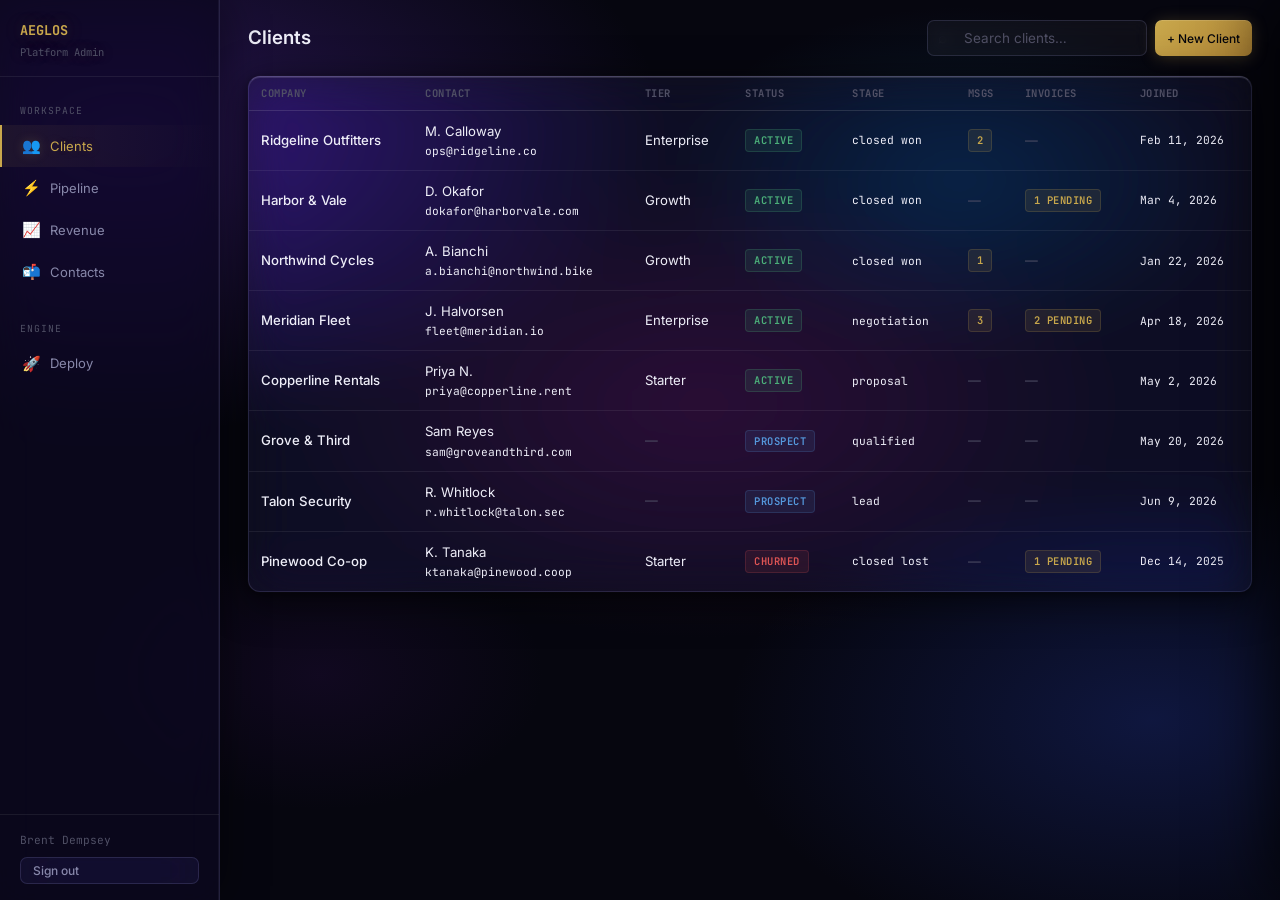
<file: demos/crm/index.html>
<!DOCTYPE html>
<html lang="en">
<head>
  <meta name="robots" content="noindex, nofollow, noarchive">
  <script src="demo-stub.js"></script>
<meta charset="UTF-8">
<meta name="viewport" content="width=device-width, initial-scale=1.0">
<title>CRM — Aeglos Platform</title>
<link rel="stylesheet" href="css/platform.css">
<style>
  .client-row { cursor: pointer; }
  .client-row td:first-child { font-weight: 500; }
  .pipeline-col { display: flex; gap: 6px; overflow-x: auto; padding-bottom: 4px; }
  .pipeline-lane {
    min-width: 160px;
    background: var(--bg-card);
    border: 1px solid var(--border);
    border-radius: var(--radius-lg);
    padding: 12px;
  }
  .pipeline-lane h4 { font-size: 0.72rem; font-family: var(--font-mono); text-transform: uppercase; color: var(--text-muted); margin-bottom: 8px; }
  .pipeline-card {
    background: var(--bg-surface);
    border: 1px solid var(--border-dim);
    border-radius: var(--radius);
    padding: 8px 10px;
    margin-bottom: 6px;
    font-size: 0.83rem;
    cursor: pointer;
  }
  .pipeline-card:hover { border-color: var(--gold-dim); }
  .pipeline-card .co { font-weight: 500; }
  .pipeline-card .tier-tag { font-size: 0.68rem; color: var(--text-muted); margin-top: 2px; }
  /* Detail panel */
  #detailPanel {
    position: fixed;
    right: 0; top: 0; bottom: 0;
    width: 600px;
    background: var(--bg-card);
    border-left: 1px solid var(--border);
    overflow-y: auto;
    z-index: 200;
    transform: translateX(100%);
    transition: transform 0.28s cubic-bezier(0.4,0,0.2,1);
    box-shadow: -8px 0 40px rgba(0,0,0,0.5);
  }
  #detailPanel.open { transform: translateX(0); }
  .detail-header {
    position: sticky; top: 0;
    background: var(--bg-card);
    border-bottom: 1px solid var(--border);
    padding: 16px 20px;
    display: flex; align-items: center; justify-content: space-between;
    z-index: 10;
  }
  .detail-tabs { display: flex; gap: 0; overflow-x: auto; border-bottom: 1px solid var(--border); padding: 0 20px; background: var(--bg-card); }
  .detail-tab { padding: 8px 14px; font-size: 0.82rem; color: var(--text-dim); cursor: pointer; border-bottom: 2px solid transparent; white-space: nowrap; margin-bottom: -1px; }
  .detail-tab.active { color: var(--gold); border-bottom-color: var(--gold); }
  .detail-body { padding: 20px; }
  .detail-section { margin-bottom: 24px; }
  .detail-section h4 { font-size: 0.72rem; font-family: var(--font-mono); text-transform: uppercase; color: var(--text-muted); margin-bottom: 10px; letter-spacing: 0.5px; }
  /* Feature toggle rows */
  .feat-admin-row { display: flex; align-items: flex-start; justify-content: space-between; padding: 8px 0; border-bottom: 1px solid var(--border-dim); gap: 10px; }
  .feat-admin-row:last-child { border-bottom: none; }
  .feat-admin-left { flex: 1; }
  .feat-admin-right { display: flex; align-items: center; gap: 8px; }
  /* Invite link box */
  .invite-link { background: var(--bg-surface); border: 1px solid var(--border); border-radius: var(--radius); padding: 8px 12px; font-family: var(--font-mono); font-size: 0.75rem; color: var(--text-dim); word-break: break-all; }
  /* Revenue cards */
  .rev-grid { display: grid; grid-template-columns: repeat(4,1fr); gap: 12px; margin-bottom: 24px; }
  /* Contact row */
  .contact-row { padding: 10px 0; border-bottom: 1px solid var(--border-dim); }
  .contact-row:last-child { border-bottom: none; }
  .contact-row .co { font-weight: 500; font-size: 0.88rem; }
  .contact-row .msg { font-size: 0.82rem; color: var(--text-dim); margin-top: 3px; }
</style>
<style>
  /* demo fix: crm.html references --bg-card/--bg-surface which platform.css doesn't define,
     leaving overlay panels transparent. Define them + strengthen the detail panel's frosted glass. */
  :root{ --bg-card:#0d0d18; --bg-surface:#15151f; }
  #detailPanel{
    background: rgba(11,11,20,0.92);
    -webkit-backdrop-filter: blur(28px) saturate(160%);
    backdrop-filter: blur(28px) saturate(160%);
    box-shadow: -12px 0 60px rgba(0,0,0,0.7);
  }
</style>
</head>
<body>
<div class="app-shell">
  <!-- Sidebar -->
  <nav class="sidebar">
    <div class="sidebar-logo">AEGLOS <small>Platform Admin</small></div>
    <div class="sidebar-nav">
      <div class="sidebar-section">Workspace</div>
      <div class="sidebar-item active" onclick="navTo('clients')" id="nav-clients"><span class="icon">👥</span> Clients</div>
      <div class="sidebar-item" onclick="navTo('pipeline')" id="nav-pipeline"><span class="icon">⚡</span> Pipeline</div>
      <div class="sidebar-item" onclick="navTo('revenue')" id="nav-revenue"><span class="icon">📈</span> Revenue</div>
      <div class="sidebar-item" onclick="navTo('contacts')" id="nav-contacts"><span class="icon">📬</span> Contacts</div>
      <div class="sidebar-section" style="margin-top:12px;">Engine</div>
      <div class="sidebar-item" onclick="navTo('deploy')" id="nav-deploy"><span class="icon">🚀</span> Deploy</div>
    </div>
    <div class="sidebar-footer">
      <div id="adminName" class="text-xs" style="margin-bottom:8px;"></div>
      <button class="btn btn-ghost btn-sm w-full" onclick="doLogout()">Sign out</button>
    </div>
  </nav>

  <!-- Main content -->
  <div class="main-content">
    <!-- Clients view -->
    <div id="view-clients">
      <div class="main-header">
        <h1>Clients</h1>
        <div class="flex gap-2">
          <div class="search-bar">
            <input type="text" id="clientSearch" placeholder="Search clients…" oninput="filterClients()" style="width:220px;">
          </div>
          <button class="btn btn-primary btn-sm" onclick="openNewClient()">+ New Client</button>
        </div>
      </div>
      <div class="main-body">
        <div class="card" style="padding:0;">
          <div class="table-wrap">
            <table id="clientTable">
              <thead>
                <tr>
                  <th>Company</th>
                  <th>Contact</th>
                  <th>Tier</th>
                  <th>Status</th>
                  <th>Stage</th>
                  <th>Msgs</th>
                  <th>Invoices</th>
                  <th>Joined</th>
                </tr>
              </thead>
              <tbody id="clientTbody"></tbody>
            </table>
          </div>
        </div>
      </div>
    </div>

    <!-- Pipeline view -->
    <div id="view-pipeline" class="hidden">
      <div class="main-header"><h1>Pipeline</h1></div>
      <div class="main-body">
        <div class="pipeline-col" id="pipelineCol"></div>
      </div>
    </div>

    <!-- Revenue view -->
    <div id="view-revenue" class="hidden">
      <div class="main-header"><h1>Revenue</h1></div>
      <div class="main-body">
        <div class="rev-grid" id="revStats"></div>
        <div class="grid-2" style="gap:16px;">
          <div class="card">
            <div class="card-header"><h3>Active by Tier</h3></div>
            <div id="tierBreakdown"></div>
          </div>
          <div class="card">
            <div class="card-header"><h3>Pipeline Stages</h3></div>
            <div id="pipelineBreakdown"></div>
          </div>
        </div>
        <div class="card mt-4">
          <div class="card-header"><h3>Recent Invoices</h3></div>
          <div id="recentInvoices"></div>
        </div>
      </div>
    </div>

    <!-- Contacts view -->
    <div id="view-contacts" class="hidden">
      <div class="main-header"><h1>Demo Requests</h1></div>
      <div class="main-body">
        <div class="card">
          <div id="contactsList"></div>
        </div>
      </div>
    </div>

    <!-- Deploy view -->
    <div id="view-deploy" class="hidden">
      <div class="main-header">
        <h1>Engine Deploy</h1>
        <button class="btn btn-primary btn-sm" onclick="openNewTenant()">+ New Tenant</button>
      </div>
      <div class="main-body">
        <div id="tenantGrid" style="display:grid;grid-template-columns:repeat(auto-fill,minmax(320px,1fr));gap:16px;"></div>
      </div>
    </div>
  </div>
</div>

<!-- Client detail panel -->
<div id="detailPanel">
  <div class="detail-header">
    <div>
      <h2 id="detailName" style="font-size:1.1rem;"></h2>
      <div id="detailSub" class="text-xs" style="margin-top:3px;color:var(--text-muted);"></div>
    </div>
    <div class="flex gap-2">
      <button class="btn btn-ghost btn-sm" onclick="closeDetail()">✕</button>
    </div>
  </div>
  <div class="detail-tabs">
    <div class="detail-tab active" onclick="detailTab('info')">Info</div>
    <div class="detail-tab" onclick="detailTab('deployment')">Deployment</div>
    <div class="detail-tab" onclick="detailTab('projects')">Projects</div>
    <div class="detail-tab" onclick="detailTab('messages')">Messages</div>
    <div class="detail-tab" onclick="detailTab('invoices')">Invoices</div>
    <div class="detail-tab" onclick="detailTab('documents')">Documents</div>
    <div class="detail-tab" onclick="detailTab('contacts')">Contacts</div>
  </div>
  <div class="detail-body" id="detailBody"></div>
</div>

<!-- New Client Modal -->
<div class="modal-overlay hidden" id="newClientModal">
  <div class="modal">
    <div class="modal-header">
      <h2>New Client</h2>
      <button class="modal-close" onclick="closeNewClient()">✕</button>
    </div>
    <div class="modal-form" id="newClientForm">
      <div class="form-row">
        <div class="form-group">
          <label>Company Name *</label>
          <input type="text" id="nc_company" required>
        </div>
        <div class="form-group">
          <label>Contact Name *</label>
          <input type="text" id="nc_contact" required>
        </div>
      </div>
      <div class="form-row">
        <div class="form-group">
          <label>Email *</label>
          <input type="email" id="nc_email" required>
        </div>
        <div class="form-group">
          <label>Phone</label>
          <input type="text" id="nc_phone">
        </div>
      </div>
      <div class="form-row">
        <div class="form-group">
          <label>Industry</label>
          <input type="text" id="nc_industry" placeholder="e.g. eBike, RV, Marine…">
        </div>
        <div class="form-group">
          <label>Tier</label>
          <select id="nc_tier">
            <option value="">— Select —</option>
            <option value="starter">Starter</option>
            <option value="growth">Growth</option>
            <option value="pro">Pro</option>
          </select>
        </div>
      </div>
      <div class="form-group">
        <label>Pipeline Stage</label>
        <select id="nc_stage">
          <option value="lead">Lead</option>
          <option value="qualified">Qualified</option>
          <option value="proposal">Proposal</option>
          <option value="negotiation">Negotiation</option>
          <option value="closed_won">Closed Won</option>
          <option value="closed_lost">Closed Lost</option>
        </select>
      </div>
      <div class="form-group">
        <label>Notes</label>
        <textarea id="nc_notes"></textarea>
      </div>
    </div>
    <div class="modal-footer">
      <button class="btn btn-ghost" onclick="closeNewClient()">Cancel</button>
      <button class="btn btn-primary" onclick="createClient()">Create Client</button>
    </div>
  </div>
</div>

<!-- New Tenant Modal -->
<div class="modal-overlay hidden" id="newTenantModal">
  <div class="modal">
    <div class="modal-header">
      <h2>New Engine Tenant</h2>
      <button class="modal-close" onclick="closeNewTenant()">✕</button>
    </div>
    <div class="modal-form">
      <div class="form-row">
        <div class="form-group">
          <label>Slug <span class="text-xs" style="color:var(--text-muted);">(url-safe, no spaces)</span></label>
          <input type="text" id="nt_slug" placeholder="e.g. acme-rv">
        </div>
        <div class="form-group">
          <label>Brand Name</label>
          <input type="text" id="nt_brand" placeholder="e.g. Acme RV Finder">
        </div>
      </div>
      <div class="form-row">
        <div class="form-group">
          <label>Industry</label>
          <input type="text" id="nt_industry" placeholder="e.g. RV, Marine, eBike">
        </div>
        <div class="form-group">
          <label>Product Noun</label>
          <input type="text" id="nt_noun" placeholder="e.g. RV, boat, bike">
        </div>
      </div>
      <div class="form-group">
        <label>Domain(s) <span class="text-xs" style="color:var(--text-muted);">(comma-separated)</span></label>
        <input type="text" id="nt_domains" placeholder="e.g. rv.client.com, localhost">
      </div>
      <div class="form-row">
        <div class="form-group">
          <label>Primary Color</label>
          <input type="text" id="nt_color" value="#C9A84C" placeholder="#C9A84C">
        </div>
        <div class="form-group">
          <label>Accent Color</label>
          <input type="text" id="nt_accent" value="#A07030" placeholder="#A07030">
        </div>
      </div>
    </div>
    <div class="modal-footer">
      <button class="btn btn-ghost" onclick="closeNewTenant()">Cancel</button>
      <button class="btn btn-primary" onclick="createTenant()">Create Tenant</button>
    </div>
  </div>
</div>

<!-- Tenant Config Modal -->
<div class="modal-overlay hidden" id="tenantConfigModal" style="z-index:300;">
  <div class="modal" style="max-width:700px;width:95vw;">
    <div class="modal-header">
      <h2 id="tcm_title">Tenant Config</h2>
      <button class="modal-close" onclick="closeTenantConfig()">✕</button>
    </div>
    <div style="padding:0 24px 4px;border-bottom:1px solid var(--border);display:flex;gap:0;">
      <div class="detail-tab active" onclick="tcTab('brand')" id="tct-brand">Brand</div>
      <div class="detail-tab" onclick="tcTab('features')" id="tct-features">Features</div>
      <div class="detail-tab" onclick="tcTab('specs')" id="tct-specs">Specs</div>
      <div class="detail-tab" onclick="tcTab('catalog')" id="tct-catalog">Catalog</div>
    </div>
    <div id="tcm_body" style="padding:20px;max-height:60vh;overflow-y:auto;"></div>
    <div class="modal-footer" style="gap:8px;">
      <button class="btn btn-ghost" onclick="closeTenantConfig()">Close</button>
      <button class="btn btn-secondary btn-sm" onclick="reloadTenant()">↺ Reload Config</button>
    </div>
  </div>
</div>

<div id="toast"></div>

<script>
let allClients = [];
let currentClient = null;
let currentDetailTab = 'info';

/* ── Utilities ── */
function toast(msg, type='ok') {
  const div = document.createElement('div');
  div.className = `toast-msg toast-${type}`;
  div.textContent = msg;
  document.getElementById('toast').appendChild(div);
  setTimeout(() => div.remove(), 3000);
}
function fmtDate(s) { if (!s) return '—'; return new Date(s).toLocaleDateString('en-US',{year:'numeric',month:'short',day:'numeric'}); }
function fmtMoney(cents) { return '$'+(cents/100).toFixed(2).replace(/\B(?=(\d{3})+(?!\d))/g,','); }
function capitalize(s) { return s ? s.charAt(0).toUpperCase()+s.slice(1) : ''; }

/* ── Nav ── */
function navTo(view) {
  ['clients','pipeline','revenue','contacts','deploy'].forEach(v => {
    document.getElementById('view-'+v).classList.toggle('hidden', v !== view);
    document.getElementById('nav-'+v).classList.toggle('active', v === view);
  });
  closeDetail();
  if (view === 'pipeline') renderPipeline();
  if (view === 'revenue') loadRevenue();
  if (view === 'contacts') loadContacts();
  if (view === 'deploy') loadTenants();
}

/* ── Auth ── */
async function checkAuth() {
  const res = await fetch('/api/auth/admin/me');
  if (res.status === 401) { window.location.href = '/login.html'; return; }
  const data = await res.json();
  document.getElementById('adminName').textContent = data.name || data.email;
}
async function doLogout() {
  await fetch('/api/auth/admin/logout', { method: 'POST' });
  window.location.href = '/login.html';
}

/* ── Clients ── */
async function loadClients() {
  const res = await fetch('/api/crm/clients');
  if (res.status === 401) { window.location.href = '/login.html'; return; }
  allClients = await res.json();
  renderClients(allClients);
}

function filterClients() {
  const q = document.getElementById('clientSearch').value.toLowerCase();
  renderClients(allClients.filter(c =>
    c.company_name.toLowerCase().includes(q) ||
    c.contact_name.toLowerCase().includes(q) ||
    (c.email||'').toLowerCase().includes(q)
  ));
}

const STATUS_BADGE = { active:'badge-active', prospect:'badge-prospect', churned:'badge-churned' };

function renderClients(clients) {
  const tbody = document.getElementById('clientTbody');
  if (!clients.length) {
    tbody.innerHTML = '<tr><td colspan="8" style="text-align:center;padding:40px;color:var(--text-muted);">No clients yet.</td></tr>';
    return;
  }
  tbody.innerHTML = clients.map(c => `
    <tr class="client-row" onclick="openDetail('${c.id}')">
      <td>${c.company_name}</td>
      <td><div>${c.contact_name}</div><div class="text-xs">${c.email}</div></td>
      <td>${c.tier ? capitalize(c.tier) : '<span class="muted">—</span>'}</td>
      <td><span class="badge ${STATUS_BADGE[c.status]||'badge-prospect'}">${c.status}</span></td>
      <td class="text-xs">${c.pipeline_stage?.replace('_',' ')}</td>
      <td>${c.unread_messages > 0 ? `<span class="badge badge-pending">${c.unread_messages}</span>` : '<span class="muted">—</span>'}</td>
      <td>${c.pending_invoices > 0 ? `<span class="badge badge-pending">${c.pending_invoices} pending</span>` : '<span class="muted">—</span>'}</td>
      <td class="text-xs">${fmtDate(c.created_at)}</td>
    </tr>
  `).join('');
}

/* ── Pipeline ── */
const STAGES = ['lead','qualified','proposal','negotiation','closed_won','closed_lost'];
const STAGE_LABELS = { lead:'Lead', qualified:'Qualified', proposal:'Proposal', negotiation:'Negotiation', closed_won:'Closed Won', closed_lost:'Closed Lost' };

function renderPipeline() {
  const col = document.getElementById('pipelineCol');
  col.innerHTML = STAGES.map(stage => {
    const clients = allClients.filter(c => c.pipeline_stage === stage);
    return `
      <div class="pipeline-lane">
        <h4>${STAGE_LABELS[stage]} <span style="color:var(--text-muted);font-weight:400;">(${clients.length})</span></h4>
        ${clients.map(c => `
          <div class="pipeline-card" onclick="openDetail('${c.id}')">
            <div class="co">${c.company_name}</div>
            <div class="tier-tag">${c.tier ? capitalize(c.tier) : 'No tier'} · ${c.status}</div>
          </div>
        `).join('') || '<div style="font-size:0.78rem;color:var(--text-muted);text-align:center;padding:12px 0;">Empty</div>'}
      </div>
    `;
  }).join('');
}

/* ── Revenue ── */
async function loadRevenue() {
  const res = await fetch('/api/crm/revenue');
  const data = await res.json();
  document.getElementById('revStats').innerHTML = `
    <div class="stat-card"><div class="stat-label">MRR</div><div class="stat-value">${fmtMoney(data.mrr)}</div><div class="stat-sub">monthly recurring</div></div>
    <div class="stat-card"><div class="stat-label">Active Clients</div><div class="stat-value">${data.byTier.reduce((a,b)=>a+b.count,0)}</div></div>
    <div class="stat-card"><div class="stat-label">Paid This Month</div><div class="stat-value">${fmtMoney(data.paidThisMonth)}</div></div>
    <div class="stat-card"><div class="stat-label">Pipeline</div><div class="stat-value">${data.pipeline.reduce((a,b)=>a+b.count,0)}</div><div class="stat-sub">total records</div></div>
  `;
  document.getElementById('tierBreakdown').innerHTML = data.byTier.length
    ? data.byTier.map(t => `<div class="feature-row"><span>${capitalize(t.tier||'Unknown')}</span><strong>${t.count}</strong></div>`).join('')
    : '<div class="dim text-sm">No active clients.</div>';
  document.getElementById('pipelineBreakdown').innerHTML = data.pipeline
    .map(p => `<div class="feature-row"><span>${STAGE_LABELS[p.pipeline_stage]||p.pipeline_stage}</span><strong>${p.count}</strong></div>`).join('');
  document.getElementById('recentInvoices').innerHTML = data.recentInvoices.length
    ? data.recentInvoices.map(inv => `
        <div class="inv-row" style="display:flex;align-items:center;justify-content:space-between;padding:8px 0;border-bottom:1px solid var(--border-dim);font-size:0.85rem;">
          <div><div>${inv.company_name}</div><div class="text-xs">${inv.description||'Invoice'}</div></div>
          <div class="flex items-center gap-2">${fmtMoney(inv.amount_cents)} <span class="badge badge-${inv.status}">${inv.status}</span></div>
        </div>
      `).join('')
    : '<div class="dim text-sm">No invoices.</div>';
}

/* ── Contacts ── */
async function loadContacts() {
  const res = await fetch('/api/crm/contacts');
  const data = await res.json();
  const el = document.getElementById('contactsList');
  if (!data.length) { el.innerHTML = '<div class="empty-state"><div class="icon">📬</div><p>No demo requests yet.</p></div>'; return; }
  el.innerHTML = data.map(c => `
    <div class="contact-row">
      <div class="flex justify-between items-center">
        <div class="co">${c.name} — ${c.company||'—'} <span class="text-xs">${c.industry||''}</span></div>
        <div class="text-xs">${fmtDate(c.created_at)}</div>
      </div>
      <div class="text-xs" style="color:var(--gold);margin-top:2px;">${c.email}</div>
      <div class="msg">${c.message}</div>
    </div>
  `).join('');
}

/* ── Client Detail ── */
async function openDetail(id) {
  const res = await fetch(`/api/crm/clients/${id}`);
  currentClient = await res.json();
  document.getElementById('detailName').textContent = currentClient.client.company_name;
  document.getElementById('detailSub').textContent = `${currentClient.client.contact_name} · ${currentClient.client.email}`;
  document.getElementById('detailPanel').classList.add('open');
  detailTab('info');
}

function closeDetail() {
  document.getElementById('detailPanel').classList.remove('open');
  currentClient = null;
}

function detailTab(tab) {
  currentDetailTab = tab;
  document.querySelectorAll('.detail-tab').forEach((t,i) => {
    const tabs = ['info','deployment','projects','messages','invoices','documents','contacts'];
    t.classList.toggle('active', tabs[i] === tab);
  });
  const body = document.getElementById('detailBody');
  if (tab === 'info')       renderDetailInfo(body);
  if (tab === 'deployment') renderDetailDeployment(body);
  if (tab === 'projects')   renderDetailProjects(body);
  if (tab === 'messages')   renderDetailMessages(body);
  if (tab === 'invoices')   renderDetailInvoices(body);
  if (tab === 'documents')  renderDetailDocuments(body);
  if (tab === 'contacts')   renderDetailContacts(body);
}

function renderDetailInfo(body) {
  const { client } = currentClient;
  body.innerHTML = `
    <div class="detail-section">
      <div class="grid-2" style="gap:12px;margin-bottom:16px;">
        <div><div class="text-xs mb-2">Status</div><span class="badge ${STATUS_BADGE[client.status]||'badge-prospect'}">${client.status}</span></div>
        <div><div class="text-xs mb-2">Tier</div><span>${capitalize(client.tier)||'—'}</span></div>
        <div><div class="text-xs mb-2">Phone</div><span class="text-sm">${client.phone||'—'}</span></div>
        <div><div class="text-xs mb-2">Industry</div><span class="text-sm">${client.industry||'—'}</span></div>
        <div><div class="text-xs mb-2">MRR</div><span class="text-sm">${fmtMoney(client.monthly_amount_cents||0)}</span></div>
        <div><div class="text-xs mb-2">Pipeline</div><span class="text-sm">${client.pipeline_stage?.replace('_',' ')}</span></div>
      </div>
      ${client.notes ? `<div class="text-xs mb-2">Notes</div><div class="text-sm" style="color:var(--text-dim);">${client.notes}</div>` : ''}
    </div>
    <div class="detail-section">
      <h4>Edit Client</h4>
      <div class="modal-form">
        <div class="form-row">
          <div class="form-group"><label>Company</label><input type="text" id="e_company" value="${client.company_name}"></div>
          <div class="form-group"><label>Contact</label><input type="text" id="e_contact" value="${client.contact_name}"></div>
        </div>
        <div class="form-row">
          <div class="form-group"><label>Email</label><input type="email" id="e_email" value="${client.email}"></div>
          <div class="form-group"><label>Phone</label><input type="text" id="e_phone" value="${client.phone||''}"></div>
        </div>
        <div class="form-row">
          <div class="form-group"><label>Status</label>
            <select id="e_status">
              <option value="prospect" ${client.status==='prospect'?'selected':''}>Prospect</option>
              <option value="active" ${client.status==='active'?'selected':''}>Active</option>
              <option value="churned" ${client.status==='churned'?'selected':''}>Churned</option>
            </select>
          </div>
          <div class="form-group"><label>Tier</label>
            <select id="e_tier">
              <option value="" ${!client.tier?'selected':''}>—</option>
              <option value="starter" ${client.tier==='starter'?'selected':''}>Starter</option>
              <option value="growth" ${client.tier==='growth'?'selected':''}>Growth</option>
              <option value="pro" ${client.tier==='pro'?'selected':''}>Pro</option>
            </select>
          </div>
        </div>
        <div class="form-group"><label>Pipeline Stage</label>
          <select id="e_stage">
            ${STAGES.map(s=>`<option value="${s}" ${client.pipeline_stage===s?'selected':''}>${STAGE_LABELS[s]}</option>`).join('')}
          </select>
        </div>
        <div class="form-group"><label>Notes</label><textarea id="e_notes">${client.notes||''}</textarea></div>
        <div class="flex gap-2 mt-2">
          <button class="btn btn-primary btn-sm" onclick="saveClient()">Save Changes</button>
          <button class="btn btn-secondary btn-sm" onclick="sendInvite()">Send Portal Invite</button>
          <button class="btn btn-danger btn-sm" onclick="deleteClient()">Delete</button>
        </div>
      </div>
    </div>
    <div id="inviteLinkWrap" class="hidden detail-section">
      <h4>Invite Link</h4>
      <div class="invite-link" id="inviteLinkText"></div>
      <button class="btn btn-ghost btn-sm mt-2" onclick="copyInvite()">Copy Link</button>
    </div>
  `;
}

function renderDetailDeployment(body) {
  const { deployment, features } = currentClient;
  if (!deployment) { body.innerHTML = '<div class="dim text-sm">No deployment record.</div>'; return; }
  const STATUS_OPT = ['not_started','in_progress','review','done','blocked'];
  const STATUS_LABELS = { not_started:'Not Started', in_progress:'Building', review:'Review', done:'Live', blocked:'Blocked' };
  body.innerHTML = `
    <div class="detail-section">
      <h4>Deployment Config</h4>
      <div class="modal-form" style="gap:12px;">
        <div class="form-row">
          <div class="form-group"><label>Brand Name</label><input type="text" id="d_brand" value="${deployment.brand_name||''}"></div>
          <div class="form-group"><label>Domain</label><input type="text" id="d_domain" value="${deployment.domain||''}" placeholder="e.g. data.brand.com"></div>
        </div>
        <div class="form-row">
          <div class="form-group"><label>Industry</label><input type="text" id="d_industry" value="${deployment.industry||''}"></div>
          <div class="form-group"><label>Primary Color</label><input type="text" id="d_color" value="${deployment.primary_color||'#C9A84C'}"></div>
        </div>
        <div class="form-group"><label>Status</label>
          <select id="d_status">
            ${['pending','building','review','live','paused'].map(s=>`<option value="${s}" ${deployment.status===s?'selected':''}>${capitalize(s)}</option>`).join('')}
          </select>
        </div>
        <button class="btn btn-primary btn-sm" onclick="saveDeployment('${deployment.id}')">Save Deployment</button>
      </div>
    </div>
    <div class="detail-section">
      <h4>Features</h4>
      ${features.map(f => `
        <div class="feat-admin-row">
          <div class="feat-admin-left">
            <div class="text-sm" style="font-weight:500;">${f.label}</div>
            <div class="text-xs" style="margin-top:3px;">
              <input type="text" id="fn_${f.id}" value="${f.status_note||''}" placeholder="Status note…" style="width:100%;font-size:0.75rem;padding:4px 8px;">
            </div>
          </div>
          <div class="feat-admin-right">
            <select id="fs_${f.id}" style="padding:4px 8px;font-size:0.78rem;width:110px;">
              ${STATUS_OPT.map(s=>`<option value="${s}" ${f.status===s?'selected':''}>${STATUS_LABELS[s]}</option>`).join('')}
            </select>
            <label class="toggle">
              <input type="checkbox" id="fe_${f.id}" ${f.enabled?'checked':''} onchange="saveFeature('${f.id}')">
              <div class="toggle-track"></div>
              <div class="toggle-thumb"></div>
            </label>
          </div>
        </div>
      `).join('')}
    </div>
  `;
}

function renderDetailProjects(body) {
  const { projects, milestones, client } = currentClient;
  body.innerHTML = `
    <div class="detail-section">
      <h4>New Project</h4>
      <div class="modal-form" style="gap:10px;">
        <div class="form-group"><label>Title</label><input type="text" id="proj_title" placeholder="Project name"></div>
        <div class="form-row">
          <div class="form-group"><label>Due Date</label><input type="date" id="proj_due"></div>
        </div>
        <div class="form-group"><label>Description</label><textarea id="proj_desc" style="min-height:60px;"></textarea></div>
        <button class="btn btn-secondary btn-sm" onclick="createProject('${client.id}')">Add Project</button>
      </div>
    </div>
    <div class="detail-section">
      <h4>Projects</h4>
      ${!projects.length ? '<div class="dim text-sm">No projects.</div>' : projects.map(p => {
        const pMiles = milestones.filter(m => m.project_id === p.id);
        return `
          <div class="proj-card" style="margin-bottom:10px;">
            <div class="flex justify-between items-center mb-2">
              <strong style="font-size:0.9rem;">${p.title}</strong>
              <div class="flex gap-2 items-center">
                ${p.due_date ? `<span class="text-xs">${fmtDate(p.due_date)}</span>` : ''}
                <button class="btn btn-danger btn-sm" style="padding:2px 8px;font-size:0.72rem;" onclick="deleteProject('${p.id}')">✕</button>
              </div>
            </div>
            ${p.description ? `<div class="text-sm dim mb-2">${p.description}</div>` : ''}
            <div style="margin-bottom:8px;">
              ${pMiles.map(m => `
                <div class="milestone-row">
                  <input type="checkbox" ${m.completed?'checked':''} onchange="toggleMilestone('${m.id}', this.checked)">
                  <span>${m.title}</span>
                  <button onclick="deleteMilestone('${m.id}')" style="background:none;border:none;color:var(--text-muted);cursor:pointer;margin-left:auto;font-size:0.75rem;">✕</button>
                </div>
              `).join('')}
            </div>
            <div class="flex gap-2 items-center">
              <input type="text" id="mile_${p.id}" placeholder="New milestone…" style="flex:1;font-size:0.8rem;padding:5px 8px;">
              <button class="btn btn-ghost btn-sm" onclick="addMilestone('${p.id}')">+ Add</button>
            </div>
          </div>
        `;
      }).join('')}
    </div>
  `;
}

function renderDetailMessages(body) {
  const { messages, client } = currentClient;
  body.innerHTML = `
    <div style="display:flex;flex-direction:column;gap:2px;min-height:100px;max-height:340px;overflow-y:auto;padding-bottom:8px;margin-bottom:12px;">
      ${!messages.length ? '<div class="empty-state"><div class="icon">💬</div><p>No messages.</p></div>' :
        [...messages].reverse().map(m => `
          <div>
            <div class="message-bubble msg-${m.sender}">
              ${m.body}
              <div class="msg-meta">${m.sender==='admin'?'You (Aeglos)':'Client'} · ${fmtDate(m.created_at)}</div>
            </div>
          </div>
        `).join('')}
    </div>
    <div class="flex gap-2">
      <textarea id="adminMsgInput" placeholder="Type a message to the client…" style="flex:1;min-height:60px;"></textarea>
      <button class="btn btn-primary btn-sm" onclick="sendAdminMsg('${client.id}')" style="align-self:flex-end;">Send</button>
    </div>
  `;
}

function renderDetailInvoices(body) {
  const { invoices, client } = currentClient;
  body.innerHTML = `
    <div class="detail-section">
      <h4>New Invoice</h4>
      <div class="modal-form" style="gap:10px;">
        <div class="form-group"><label>Description</label><input type="text" id="inv_desc" placeholder="e.g. Setup fee"></div>
        <div class="form-row">
          <div class="form-group"><label>Amount (USD)</label><input type="number" id="inv_amount" placeholder="0.00" step="0.01" min="0"></div>
          <div class="form-group"><label>Due Date</label><input type="date" id="inv_due"></div>
        </div>
        <div class="form-group"><label>Payment URL <span style="color:var(--text-muted);font-weight:400;">(optional — overrides Stripe link)</span></label><input type="url" id="inv_pay_url" placeholder="https://pay.example.com/..."></div>
        <div class="flex gap-2">
          <button class="btn btn-secondary btn-sm" onclick="createInvoice('${client.id}')">Create Invoice</button>
          <button class="btn btn-primary btn-sm" onclick="createAndSendInvoice('${client.id}')">Create &amp; Send Notice</button>
        </div>
      </div>
    </div>
    <div class="detail-section">
      <h4>Invoices</h4>
      ${!invoices.length ? '<div class="dim text-sm">No invoices.</div>' : invoices.map(inv => `
        <div style="display:flex;align-items:flex-start;justify-content:space-between;padding:10px 0;border-bottom:1px solid var(--border-dim);gap:10px;font-size:0.85rem;">
          <div>
            <div>${inv.description||'Invoice'}</div>
            <div class="text-xs">${fmtDate(inv.due_date||inv.created_at)}</div>
            ${inv.payment_url ? `<div class="text-xs" style="color:var(--text-muted);margin-top:2px;">Pay link set</div>` : ''}
          </div>
          <div class="flex items-center gap-2" style="flex-wrap:wrap;justify-content:flex-end;">
            <strong>${fmtMoney(inv.amount_cents)}</strong>
            <span class="badge badge-${inv.status}">${inv.status}</span>
            ${(inv.stripe_hosted_url||inv.payment_url) ? `<a href="${inv.stripe_hosted_url||inv.payment_url}" target="_blank" class="btn btn-ghost btn-sm" style="font-size:0.7rem;">View ↗</a>` : ''}
            ${inv.status!=='paid' ? `<button class="btn btn-ghost btn-sm" style="font-size:0.7rem;" onclick="sendInvoiceNotice('${inv.id}')">Send Notice</button>` : ''}
            ${inv.status!=='paid' ? `<button class="btn btn-secondary btn-sm" style="font-size:0.7rem;" onclick="markPaid('${inv.id}')">Mark Paid</button>` : ''}
          </div>
        </div>
      `).join('')}
    </div>
  `;
}

function renderDetailDocuments(body) {
  const { documents, client } = currentClient;
  body.innerHTML = `
    <div class="detail-section">
      <h4>Upload Document</h4>
      <form id="adminDocForm" onsubmit="uploadAdminDoc(event,'${client.id}')" style="display:flex;flex-direction:column;gap:10px;">
        <div class="form-group"><label>Label / Name</label><input type="text" id="adoc_name" placeholder="e.g. Signed Agreement"></div>
        <div class="flex gap-2 items-center">
          <label class="toggle">
            <input type="checkbox" id="adoc_ack">
            <div class="toggle-track"></div>
            <div class="toggle-thumb"></div>
          </label>
          <span class="text-sm">Requires client acknowledgment</span>
        </div>
        <input type="file" id="adoc_file" required>
        <button type="submit" class="btn btn-secondary btn-sm">Upload</button>
      </form>
    </div>
    <div class="detail-section">
      <h4>Documents</h4>
      ${!documents.length ? '<div class="dim text-sm">No documents.</div>' : documents.map(doc => `
        <div style="display:flex;align-items:center;justify-content:space-between;padding:8px 0;border-bottom:1px solid var(--border-dim);gap:10px;font-size:0.85rem;">
          <div>
            <div>${doc.name}</div>
            <div class="text-xs">${fmtDate(doc.created_at)} · ${doc.uploaded_by==='admin'?'Admin':'Client'}</div>
          </div>
          <div class="flex items-center gap-2">
            ${doc.requires_ack && !doc.acked_at ? '<span class="badge badge-pending">Needs Ack</span>' : ''}
            ${doc.acked_at ? `<span class="badge badge-active" title="Signed by ${doc.ack_name}">Ack'd</span>` : ''}
            <a href="uploads/${doc.filename}" target="_blank" class="btn btn-ghost btn-sm" style="font-size:0.72rem;">View</a>
          </div>
        </div>
      `).join('')}
    </div>
  `;
}

/* ── Actions ── */
async function saveClient() {
  const { client } = currentClient;
  const body = {
    company_name:   document.getElementById('e_company').value,
    contact_name:   document.getElementById('e_contact').value,
    email:          document.getElementById('e_email').value,
    phone:          document.getElementById('e_phone').value,
    status:         document.getElementById('e_status').value,
    tier:           document.getElementById('e_tier').value,
    pipeline_stage: document.getElementById('e_stage').value,
    notes:          document.getElementById('e_notes').value,
  };
  const res = await fetch(`/api/crm/clients/${client.id}`, { method:'PUT', headers:{'Content-Type':'application/json'}, body:JSON.stringify(body) });
  if (!res.ok) { toast('Save failed.','err'); return; }
  toast('Client saved.', 'ok');
  await loadClients();
  await openDetail(client.id);
}

async function deleteClient() {
  const { client } = currentClient;
  if (!confirm(`Delete ${client.company_name}? This cannot be undone.`)) return;
  await fetch(`/api/crm/clients/${client.id}`, { method:'DELETE' });
  toast('Client deleted.', 'ok');
  closeDetail();
  await loadClients();
}

async function sendInvite() {
  const { client } = currentClient;
  const res = await fetch(`/api/crm/clients/${client.id}/invite`, { method:'POST', headers:{'Content-Type':'application/json'} });
  const data = await res.json();
  if (!res.ok) { toast('Invite failed.','err'); return; }
  toast('Invite sent!','ok');
  const wrap = document.getElementById('inviteLinkWrap');
  wrap.classList.remove('hidden');
  document.getElementById('inviteLinkText').textContent = data.link;
}

function copyInvite() {
  navigator.clipboard.writeText(document.getElementById('inviteLinkText').textContent);
  toast('Link copied.','ok');
}

async function saveDeployment(depId) {
  const body = {
    brand_name:    document.getElementById('d_brand').value,
    domain:        document.getElementById('d_domain').value,
    industry:      document.getElementById('d_industry').value,
    primary_color: document.getElementById('d_color').value,
    status:        document.getElementById('d_status').value,
  };
  const res = await fetch(`/api/crm/deployments/${depId}`, { method:'PUT', headers:{'Content-Type':'application/json'}, body:JSON.stringify(body) });
  if (!res.ok) { toast('Save failed.','err'); return; }
  toast('Deployment saved.','ok');
  await openDetail(currentClient.client.id);
  detailTab('deployment');
}

async function saveFeature(fId) {
  const enabled = document.getElementById('fe_'+fId).checked;
  const status  = document.getElementById('fs_'+fId).value;
  const note    = document.getElementById('fn_'+fId).value;
  await fetch(`/api/crm/features/${fId}`, { method:'PUT', headers:{'Content-Type':'application/json'}, body:JSON.stringify({ enabled, status, status_note:note }) });
  toast('Feature updated.','ok');
}

async function createProject(clientId) {
  const title = document.getElementById('proj_title').value.trim();
  if (!title) { toast('Title required.','err'); return; }
  await fetch('/api/crm/projects', { method:'POST', headers:{'Content-Type':'application/json'}, body:JSON.stringify({ client_id:clientId, title, description:document.getElementById('proj_desc').value, due_date:document.getElementById('proj_due').value||null }) });
  toast('Project created.','ok');
  await openDetail(clientId);
  detailTab('projects');
}

async function deleteProject(projId) {
  if (!confirm('Delete this project?')) return;
  await fetch(`/api/crm/projects/${projId}`, { method:'DELETE' });
  toast('Project deleted.','ok');
  const id = currentClient.client.id;
  await openDetail(id);
  detailTab('projects');
}

async function addMilestone(projId) {
  const input = document.getElementById('mile_'+projId);
  const title = input.value.trim();
  if (!title) return;
  await fetch('/api/crm/milestones', { method:'POST', headers:{'Content-Type':'application/json'}, body:JSON.stringify({ project_id:projId, title }) });
  const id = currentClient.client.id;
  await openDetail(id);
  detailTab('projects');
}

async function toggleMilestone(mId, completed) {
  const existing = currentClient.milestones.find(m => m.id === mId);
  await fetch(`/api/crm/milestones/${mId}`, { method:'PUT', headers:{'Content-Type':'application/json'}, body:JSON.stringify({ completed, title:existing?.title||'' }) });
}

async function deleteMilestone(mId) {
  await fetch(`/api/crm/milestones/${mId}`, { method:'DELETE' });
  const id = currentClient.client.id;
  await openDetail(id);
  detailTab('projects');
}

async function sendAdminMsg(clientId) {
  const body = document.getElementById('adminMsgInput').value.trim();
  if (!body) return;
  const res = await fetch('/api/crm/messages', { method:'POST', headers:{'Content-Type':'application/json'}, body:JSON.stringify({ client_id:clientId, body }) });
  if (!res.ok) { toast('Failed to send.','err'); return; }
  toast('Message sent.','ok');
  await openDetail(clientId);
  detailTab('messages');
}

async function createInvoice(clientId) {
  const desc   = document.getElementById('inv_desc').value.trim();
  const amount = parseFloat(document.getElementById('inv_amount').value);
  const due    = document.getElementById('inv_due').value;
  const payUrl = document.getElementById('inv_pay_url').value.trim();
  if (!desc || !amount) { toast('Description and amount required.','err'); return; }
  const res = await fetch('/api/crm/invoices', { method:'POST', headers:{'Content-Type':'application/json'}, body:JSON.stringify({ client_id:clientId, description:desc, amount_cents:Math.round(amount*100), due_date:due||null, payment_url:payUrl||null }) });
  const data = await res.json();
  if (!res.ok) { toast('Invoice failed.','err'); return; }
  toast('Invoice created.','ok');
  await openDetail(clientId);
  detailTab('invoices');
}

async function markPaid(invId) {
  await fetch(`/api/crm/invoices/${invId}/status`, { method:'PUT', headers:{'Content-Type':'application/json'}, body:JSON.stringify({ status:'paid' }) });
  toast('Marked as paid.','ok');
  const id = currentClient.client.id;
  await openDetail(id);
  detailTab('invoices');
}

async function uploadAdminDoc(e, clientId) {
  e.preventDefault();
  const file = document.getElementById('adoc_file').files[0];
  if (!file) return;
  const fd = new FormData();
  fd.append('file', file);
  fd.append('client_id', clientId);
  fd.append('name', document.getElementById('adoc_name').value || file.name);
  fd.append('requires_ack', document.getElementById('adoc_ack').checked ? 'true' : 'false');
  const res = await fetch('/api/crm/documents', { method:'POST', body:fd });
  if (!res.ok) { toast('Upload failed.','err'); return; }
  toast('Document uploaded.','ok');
  await openDetail(clientId);
  detailTab('documents');
}

function renderDetailContacts(body) {
  const { contacts = [], portalUsers = [], client } = currentClient;
  const ROLE_BADGE = { owner:'badge-active', member:'badge-prospect', billing:'badge-pending', technical:'badge-prospect' };
  body.innerHTML = `
    <div class="detail-section">
      <h4>Add Contact</h4>
      <div class="modal-form" style="gap:10px;">
        <div class="form-row">
          <div class="form-group"><label>Name *</label><input type="text" id="nc2_name" placeholder="Full name"></div>
          <div class="form-group"><label>Role</label>
            <select id="nc2_role">
              <option value="member">Member</option>
              <option value="owner">Owner</option>
              <option value="billing">Billing</option>
              <option value="technical">Technical</option>
            </select>
          </div>
        </div>
        <div class="form-row">
          <div class="form-group"><label>Email</label><input type="email" id="nc2_email" placeholder="email@company.com"></div>
          <div class="form-group"><label>Phone</label><input type="text" id="nc2_phone" placeholder="+1 (555) 000-0000"></div>
        </div>
        <button class="btn btn-secondary btn-sm" onclick="addContact('${client.id}')">Add Contact</button>
      </div>
    </div>
    <div class="detail-section">
      <h4>Contacts (${contacts.length})</h4>
      ${!contacts.length ? '<div class="dim text-sm">No additional contacts.</div>' : contacts.map(c => `
        <div style="display:flex;align-items:center;justify-content:space-between;padding:8px 0;border-bottom:1px solid var(--border-dim);gap:10px;font-size:0.85rem;">
          <div>
            <div style="font-weight:500;">${c.name} <span class="badge ${ROLE_BADGE[c.role]||'badge-prospect'}" style="font-size:0.65rem;margin-left:4px;">${c.role}</span></div>
            <div class="text-xs">${c.email||'—'} ${c.phone ? '· '+c.phone : ''}</div>
          </div>
          <button class="btn btn-danger btn-sm" style="font-size:0.7rem;padding:2px 8px;" onclick="removeContact('${c.id}','${client.id}')">✕</button>
        </div>
      `).join('')}
    </div>
    <div class="detail-section">
      <h4>Portal Users (${portalUsers.length})</h4>
      <p class="text-sm" style="margin-bottom:10px;">These users can log in to the client portal with their own credentials.</p>
      <div class="modal-form" style="gap:10px;margin-bottom:16px;">
        <div class="form-row">
          <div class="form-group"><label>Name *</label><input type="text" id="pu_name" placeholder="Full name"></div>
          <div class="form-group"><label>Email *</label><input type="email" id="pu_email" placeholder="user@company.com"></div>
        </div>
        <button class="btn btn-secondary btn-sm" onclick="invitePortalUser('${client.id}')">Invite Portal User</button>
      </div>
      ${!portalUsers.length ? '<div class="dim text-sm">No portal users yet.</div>' : portalUsers.map(u => `
        <div style="display:flex;align-items:center;justify-content:space-between;padding:8px 0;border-bottom:1px solid var(--border-dim);gap:10px;font-size:0.85rem;">
          <div>
            <div style="font-weight:500;">${u.name}</div>
            <div class="text-xs">${u.email} · Added ${fmtDate(u.created_at)}</div>
          </div>
          <button class="btn btn-danger btn-sm" style="font-size:0.7rem;padding:2px 8px;" onclick="removePortalUser('${u.id}','${client.id}')">Remove</button>
        </div>
      `).join('')}
    </div>
  `;
}

async function addContact(clientId) {
  const name  = document.getElementById('nc2_name').value.trim();
  const email = document.getElementById('nc2_email').value.trim();
  const phone = document.getElementById('nc2_phone').value.trim();
  const role  = document.getElementById('nc2_role').value;
  if (!name) { toast('Name required.', 'err'); return; }
  const res = await fetch(`/api/crm/clients/${clientId}/contacts`, {
    method: 'POST', headers: { 'Content-Type': 'application/json' },
    body: JSON.stringify({ name, email, phone, role }),
  });
  if (!res.ok) { toast('Failed to add contact.', 'err'); return; }
  toast('Contact added.', 'ok');
  await openDetail(clientId);
  detailTab('contacts');
}

async function removeContact(contactId, clientId) {
  if (!confirm('Remove this contact?')) return;
  await fetch(`/api/crm/contacts/${contactId}`, { method: 'DELETE' });
  toast('Contact removed.', 'ok');
  await openDetail(clientId);
  detailTab('contacts');
}

async function invitePortalUser(clientId) {
  const name  = document.getElementById('pu_name').value.trim();
  const email = document.getElementById('pu_email').value.trim();
  if (!name || !email) { toast('Name and email required.', 'err'); return; }
  const res = await fetch(`/api/crm/clients/${clientId}/portal-users`, {
    method: 'POST', headers: { 'Content-Type': 'application/json' },
    body: JSON.stringify({ name, email }),
  });
  const data = await res.json();
  if (!res.ok) { toast(data.error || 'Invite failed.', 'err'); return; }
  toast('Invite sent!', 'ok');
  await openDetail(clientId);
  detailTab('contacts');
}

async function removePortalUser(userId, clientId) {
  if (!confirm('Remove this portal user?')) return;
  await fetch(`/api/crm/portal-users/${userId}`, { method: 'DELETE' });
  toast('Portal user removed.', 'ok');
  await openDetail(clientId);
  detailTab('contacts');
}

async function sendInvoiceNotice(invId) {
  const res = await fetch(`/api/crm/invoices/${invId}/send-notice`, { method: 'POST' });
  if (!res.ok) { toast('Failed to send notice.', 'err'); return; }
  toast('Invoice notice sent to client.', 'ok');
}

async function createAndSendInvoice(clientId) {
  const desc   = document.getElementById('inv_desc').value.trim();
  const amount = parseFloat(document.getElementById('inv_amount').value);
  const due    = document.getElementById('inv_due').value;
  const payUrl = document.getElementById('inv_pay_url').value.trim();
  if (!desc || !amount) { toast('Description and amount required.', 'err'); return; }
  const res = await fetch('/api/crm/invoices', {
    method: 'POST', headers: { 'Content-Type': 'application/json' },
    body: JSON.stringify({ client_id: clientId, description: desc, amount_cents: Math.round(amount*100), due_date: due||null, payment_url: payUrl||null }),
  });
  const data = await res.json();
  if (!res.ok) { toast('Invoice failed.', 'err'); return; }
  // send notice immediately
  await fetch(`/api/crm/invoices/${data.id}/send-notice`, { method: 'POST' });
  toast('Invoice created and notice sent!', 'ok');
  await openDetail(clientId);
  detailTab('invoices');
}

/* ── New Client modal ── */
function openNewClient() { document.getElementById('newClientModal').classList.remove('hidden'); }
function closeNewClient() { document.getElementById('newClientModal').classList.add('hidden'); }

async function createClient() {
  const body = {
    company_name:   document.getElementById('nc_company').value.trim(),
    contact_name:   document.getElementById('nc_contact').value.trim(),
    email:          document.getElementById('nc_email').value.trim(),
    phone:          document.getElementById('nc_phone').value.trim(),
    industry:       document.getElementById('nc_industry').value.trim(),
    tier:           document.getElementById('nc_tier').value,
    pipeline_stage: document.getElementById('nc_stage').value,
    notes:          document.getElementById('nc_notes').value.trim(),
  };
  if (!body.company_name || !body.contact_name || !body.email) { toast('Company, contact, and email required.','err'); return; }
  const res = await fetch('/api/crm/clients', { method:'POST', headers:{'Content-Type':'application/json'}, body:JSON.stringify(body) });
  const data = await res.json();
  if (!res.ok) { toast(data.error||'Create failed.','err'); return; }
  toast('Client created!','ok');
  closeNewClient();
  await loadClients();
  openDetail(data.id);
}

/* ══════════════════════════════════════════════════
   ENGINE DEPLOY
══════════════════════════════════════════════════ */

let allTenants = [];
let currentTenantSlug = null;
let currentTenantData = null;
let currentTcTab = 'brand';

async function loadTenants() {
  const res = await fetch('/api/engine-proxy/tenants');
  if (!res.ok) {
    document.getElementById('tenantGrid').innerHTML =
      '<div class="dim text-sm" style="padding:20px;">Engine offline or not configured.</div>';
    return;
  }
  allTenants = await res.json();
  renderTenants();
}

function renderTenants() {
  const grid = document.getElementById('tenantGrid');
  if (!allTenants.length) {
    grid.innerHTML = '<div class="dim text-sm" style="padding:20px;">No tenants yet. Create one to get started.</div>';
    return;
  }
  grid.innerHTML = allTenants.map(t => {
    const domain = (t.domains || [])[0] || '—';
    const color  = t.primary_color || '#C9A84C';
    const stats  = t.stats || {};
    return `
      <div class="card" style="padding:0;overflow:hidden;">
        <div style="height:4px;background:${color};"></div>
        <div style="padding:16px 18px;">
          <div class="flex justify-between items-start mb-2">
            <div>
              <div style="font-weight:600;font-size:0.95rem;">${t.brand_name || t.slug}</div>
              <div class="text-xs" style="color:var(--text-muted);font-family:var(--font-mono);">${t.slug}</div>
            </div>
            <span class="badge badge-active" style="font-size:0.68rem;">${t.industry || '—'}</span>
          </div>
          <div class="text-xs" style="margin-bottom:10px;color:var(--text-dim);">
            <span style="margin-right:12px;">🌐 ${domain}</span>
          </div>
          <div style="display:grid;grid-template-columns:repeat(3,1fr);gap:8px;margin-bottom:12px;">
            <div style="text-align:center;background:var(--bg-surface);border-radius:var(--radius);padding:8px 4px;">
              <div style="font-size:1.1rem;font-weight:600;">${stats.products ?? '—'}</div>
              <div class="text-xs" style="color:var(--text-muted);">Products</div>
            </div>
            <div style="text-align:center;background:var(--bg-surface);border-radius:var(--radius);padding:8px 4px;">
              <div style="font-size:1.1rem;font-weight:600;">${stats.users ?? '—'}</div>
              <div class="text-xs" style="color:var(--text-muted);">Users</div>
            </div>
            <div style="text-align:center;background:var(--bg-surface);border-radius:var(--radius);padding:8px 4px;">
              <div style="font-size:1.1rem;font-weight:600;">${stats.listings ?? '—'}</div>
              <div class="text-xs" style="color:var(--text-muted);">Listings</div>
            </div>
          </div>
          <div class="flex gap-2">
            <button class="btn btn-secondary btn-sm" style="flex:1;" onclick="openTenantConfig('${t.slug}')">Configure</button>
            <a href="https://${domain}" target="_blank" class="btn btn-ghost btn-sm" style="flex:1;text-align:center;">View ↗</a>
          </div>
        </div>
      </div>
    `;
  }).join('');
}

/* New tenant modal */
function openNewTenant() { document.getElementById('newTenantModal').classList.remove('hidden'); }
function closeNewTenant() { document.getElementById('newTenantModal').classList.add('hidden'); }

async function createTenant() {
  const slug    = document.getElementById('nt_slug').value.trim().toLowerCase().replace(/[^a-z0-9-]/g, '-');
  const brand   = document.getElementById('nt_brand').value.trim();
  const industry = document.getElementById('nt_industry').value.trim();
  const noun    = document.getElementById('nt_noun').value.trim();
  const domains = document.getElementById('nt_domains').value.split(',').map(d => d.trim()).filter(Boolean);
  const color   = document.getElementById('nt_color').value.trim() || '#C9A84C';
  const accent  = document.getElementById('nt_accent').value.trim() || '#A07030';
  if (!slug || !brand || !domains.length) { toast('Slug, brand name, and at least one domain required.', 'err'); return; }
  const res = await fetch('/api/engine-proxy/tenants', {
    method: 'POST',
    headers: { 'Content-Type': 'application/json' },
    body: JSON.stringify({ slug, brand_name: brand, industry, product_noun: noun, domains, primary_color: color, accent_color: accent }),
  });
  const data = await res.json();
  if (!res.ok) { toast(data.error || 'Create failed.', 'err'); return; }
  toast('Tenant created!', 'ok');
  closeNewTenant();
  await loadTenants();
}

/* Tenant config modal */
async function openTenantConfig(slug) {
  currentTenantSlug = slug;
  const res = await fetch(`/api/engine-proxy/tenants/${slug}`);
  const raw = await res.json();
  // API returns config properties at top level alongside stats
  currentTenantData = { config: raw, stats: raw.stats };
  document.getElementById('tcm_title').textContent = `Configure — ${slug}`;
  document.getElementById('tenantConfigModal').classList.remove('hidden');
  tcTab('brand');
}

function closeTenantConfig() {
  document.getElementById('tenantConfigModal').classList.add('hidden');
  currentTenantSlug = null;
  currentTenantData = null;
}

function tcTab(tab) {
  currentTcTab = tab;
  ['brand','features','specs','catalog'].forEach(t => {
    document.getElementById('tct-'+t).classList.toggle('active', t === tab);
  });
  const body = document.getElementById('tcm_body');
  if (tab === 'brand')    renderTcBrand(body);
  if (tab === 'features') renderTcFeatures(body);
  if (tab === 'specs')    renderTcSpecs(body);
  if (tab === 'catalog')  renderTcCatalog(body);
}

function renderTcBrand(body) {
  const cfg = currentTenantData?.config || {};
  body.innerHTML = `
    <div class="modal-form" style="gap:12px;">
      <div class="form-row">
        <div class="form-group"><label>Brand Name</label><input type="text" id="tc_brand" value="${cfg.brand_name||''}"></div>
        <div class="form-group"><label>Industry</label><input type="text" id="tc_industry" value="${cfg.industry||''}"></div>
      </div>
      <div class="form-row">
        <div class="form-group"><label>Product Noun</label><input type="text" id="tc_noun" value="${cfg.product_noun||''}"></div>
        <div class="form-group"><label>Tagline</label><input type="text" id="tc_tagline" value="${cfg.tagline||''}"></div>
      </div>
      <div class="form-row">
        <div class="form-group"><label>Primary Color</label><input type="text" id="tc_color" value="${cfg.primary_color||'#C9A84C'}"></div>
        <div class="form-group"><label>Accent Color</label><input type="text" id="tc_accent" value="${cfg.accent_color||'#A07030'}"></div>
      </div>
      <div class="form-group">
        <label>Domains <span class="text-xs" style="color:var(--text-muted);">(comma-separated)</span></label>
        <input type="text" id="tc_domains" value="${(cfg.domains||[]).join(', ')}">
      </div>
      <button class="btn btn-primary btn-sm" onclick="saveTcBrand()">Save Brand Config</button>
    </div>
  `;
}

async function saveTcBrand() {
  const cfg = currentTenantData?.config || {};
  const patch = {
    brand_name:   document.getElementById('tc_brand').value.trim(),
    industry:     document.getElementById('tc_industry').value.trim(),
    product_noun: document.getElementById('tc_noun').value.trim(),
    tagline:      document.getElementById('tc_tagline').value.trim(),
    primary_color: document.getElementById('tc_color').value.trim(),
    accent_color:  document.getElementById('tc_accent').value.trim(),
    domains: document.getElementById('tc_domains').value.split(',').map(d=>d.trim()).filter(Boolean),
  };
  const merged = Object.assign({}, cfg, patch);
  const res = await fetch(`/api/engine-proxy/tenants/${currentTenantSlug}/config`, {
    method: 'PUT', headers: { 'Content-Type': 'application/json' }, body: JSON.stringify(merged),
  });
  if (!res.ok) { toast('Save failed.', 'err'); return; }
  toast('Config saved.', 'ok');
  const r2 = await fetch(`/api/engine-proxy/tenants/${currentTenantSlug}`);
  const raw2 = await r2.json();
  currentTenantData = { config: raw2, stats: raw2.stats };
}

function renderTcFeatures(body) {
  const features = currentTenantData?.config?.features || {};
  const ALL_FEATURES = ['comparison','ai_filter','marketplace','dealer_directory','laws','news','community','user_accounts'];
  const FEAT_LABELS  = {
    comparison:'Comparison Tool', ai_filter:'AI Natural Language Filter', marketplace:'Marketplace Listings',
    dealer_directory:'Dealer Directory', laws:'Laws & Regulations', news:'News Feed',
    community:'Community', user_accounts:'User Accounts',
  };
  body.innerHTML = `
    <div style="display:flex;flex-direction:column;gap:2px;margin-bottom:16px;">
      ${ALL_FEATURES.map(f => `
        <div class="feat-admin-row">
          <div class="feat-admin-left">
            <div class="text-sm" style="font-weight:500;">${FEAT_LABELS[f]||f}</div>
            <div class="text-xs" style="color:var(--text-muted);font-family:var(--font-mono);">${f}</div>
          </div>
          <label class="toggle">
            <input type="checkbox" id="tcf_${f}" ${features[f]?'checked':''}>
            <div class="toggle-track"></div>
            <div class="toggle-thumb"></div>
          </label>
        </div>
      `).join('')}
    </div>
    <button class="btn btn-primary btn-sm" onclick="saveTcFeatures()">Save Features</button>
  `;
}

async function saveTcFeatures() {
  const ALL_FEATURES = ['comparison','ai_filter','marketplace','dealer_directory','laws','news','community','user_accounts'];
  const features = {};
  ALL_FEATURES.forEach(f => { features[f] = document.getElementById('tcf_'+f).checked; });
  const cfg = currentTenantData?.config || {};
  const merged = Object.assign({}, cfg, { features });
  const res = await fetch(`/api/engine-proxy/tenants/${currentTenantSlug}/config`, {
    method: 'PUT', headers: { 'Content-Type': 'application/json' }, body: JSON.stringify(merged),
  });
  if (!res.ok) { toast('Save failed.', 'err'); return; }
  toast('Features saved.', 'ok');
  const r2 = await fetch(`/api/engine-proxy/tenants/${currentTenantSlug}`);
  const raw2 = await r2.json();
  currentTenantData = { config: raw2, stats: raw2.stats };
}

function renderTcSpecs(body) {
  const specs = currentTenantData?.config?.spec_schema || [];
  const TYPE_OPTS = ['range','select','toggle'];
  const FILTER_OPTS = ['range','select','toggle'];
  body.innerHTML = `
    <div style="margin-bottom:16px;">
      <h4 style="font-size:0.72rem;font-family:var(--font-mono);text-transform:uppercase;color:var(--text-muted);margin-bottom:10px;">Current Specs (${specs.length})</h4>
      ${!specs.length ? '<div class="dim text-sm">No specs defined.</div>' : `
        <div class="table-wrap" style="margin-bottom:12px;">
          <table style="font-size:0.8rem;">
            <thead><tr><th>Key</th><th>Label</th><th>Type</th><th>Unit</th><th>Filterable</th><th>Card</th><th></th></tr></thead>
            <tbody>
              ${specs.map(s => `
                <tr>
                  <td style="font-family:var(--font-mono);font-size:0.72rem;">${s.key}</td>
                  <td>${s.label}</td>
                  <td>${s.type}</td>
                  <td>${s.unit||'—'}</td>
                  <td>${s.filterable?'✓':'—'}</td>
                  <td>${s.card?'✓':'—'}</td>
                  <td><button class="btn btn-danger btn-sm" style="font-size:0.7rem;padding:2px 8px;" onclick="deleteSpec('${s.key}')">✕</button></td>
                </tr>
              `).join('')}
            </tbody>
          </table>
        </div>
      `}
    </div>
    <h4 style="font-size:0.72rem;font-family:var(--font-mono);text-transform:uppercase;color:var(--text-muted);margin-bottom:10px;">Add Spec</h4>
    <div class="modal-form" style="gap:10px;">
      <div class="form-row">
        <div class="form-group"><label>Key <span class="text-xs" style="color:var(--text-muted);">(snake_case)</span></label><input type="text" id="ns_key" placeholder="e.g. range_miles"></div>
        <div class="form-group"><label>Label</label><input type="text" id="ns_label" placeholder="e.g. Range (mi)"></div>
      </div>
      <div class="form-row">
        <div class="form-group"><label>Type</label>
          <select id="ns_type">
            ${TYPE_OPTS.map(t=>`<option value="${t}">${t}</option>`).join('')}
          </select>
        </div>
        <div class="form-group"><label>Unit</label><input type="text" id="ns_unit" placeholder="e.g. mi, W, lbs"></div>
      </div>
      <div class="form-row">
        <div class="form-group"><label>Filter Type</label>
          <select id="ns_filter_type">
            ${FILTER_OPTS.map(t=>`<option value="${t}">${t}</option>`).join('')}
          </select>
        </div>
        <div class="form-group" style="display:flex;align-items:center;gap:16px;padding-top:20px;">
          <label style="display:flex;align-items:center;gap:6px;font-size:0.82rem;"><input type="checkbox" id="ns_filterable" checked> Filterable</label>
          <label style="display:flex;align-items:center;gap:6px;font-size:0.82rem;"><input type="checkbox" id="ns_comparable" checked> Comparable</label>
          <label style="display:flex;align-items:center;gap:6px;font-size:0.82rem;"><input type="checkbox" id="ns_card"> Card</label>
        </div>
      </div>
      <button class="btn btn-primary btn-sm" onclick="addSpec()">Add Spec</button>
    </div>
  `;
}

async function addSpec() {
  const spec = {
    key:         document.getElementById('ns_key').value.trim(),
    label:       document.getElementById('ns_label').value.trim(),
    type:        document.getElementById('ns_type').value,
    unit:        document.getElementById('ns_unit').value.trim() || null,
    filter_type: document.getElementById('ns_filter_type').value,
    filterable:  document.getElementById('ns_filterable').checked,
    comparable:  document.getElementById('ns_comparable').checked,
    sortable:    false,
    card:        document.getElementById('ns_card').checked,
  };
  if (!spec.key || !spec.label) { toast('Key and label required.', 'err'); return; }
  const res = await fetch(`/api/engine-proxy/tenants/${currentTenantSlug}/specs`, {
    method: 'POST', headers: { 'Content-Type': 'application/json' }, body: JSON.stringify(spec),
  });
  if (!res.ok) { toast('Add spec failed.', 'err'); return; }
  toast('Spec added.', 'ok');
  const r2 = await fetch(`/api/engine-proxy/tenants/${currentTenantSlug}`);
  const raw2 = await r2.json();
  currentTenantData = { config: raw2, stats: raw2.stats };
  renderTcSpecs(document.getElementById('tcm_body'));
}

async function deleteSpec(key) {
  if (!confirm(`Delete spec "${key}"?`)) return;
  const res = await fetch(`/api/engine-proxy/tenants/${currentTenantSlug}/specs/${key}`, { method: 'DELETE' });
  if (!res.ok) { toast('Delete failed.', 'err'); return; }
  toast('Spec deleted.', 'ok');
  const r2 = await fetch(`/api/engine-proxy/tenants/${currentTenantSlug}`);
  const raw2 = await r2.json();
  currentTenantData = { config: raw2, stats: raw2.stats };
  renderTcSpecs(document.getElementById('tcm_body'));
}

async function renderTcCatalog(body) {
  body.innerHTML = '<div class="dim text-sm">Loading catalog stats…</div>';
  const res = await fetch(`/api/engine-proxy/tenants/${currentTenantSlug}/catalog`);
  if (!res.ok) { body.innerHTML = '<div class="dim text-sm">Catalog unavailable.</div>'; return; }
  const data = await res.json();
  const brands = data.brands || [];
  body.innerHTML = `
    <div style="display:grid;grid-template-columns:repeat(3,1fr);gap:12px;margin-bottom:16px;">
      <div class="stat-card" style="margin:0;"><div class="stat-label">Products</div><div class="stat-value">${data.count ?? '—'}</div></div>
      <div class="stat-card" style="margin:0;"><div class="stat-label">Brands</div><div class="stat-value">${brands.length}</div></div>
      <div class="stat-card" style="margin:0;"><div class="stat-label">Sample</div><div class="stat-value" style="font-size:0.72rem;">${(data.sample||[]).map(p=>p.name).join(', ') || '—'}</div></div>
    </div>
    <h4 style="font-size:0.72rem;font-family:var(--font-mono);text-transform:uppercase;color:var(--text-muted);margin-bottom:8px;">Brands</h4>
    <div style="display:flex;flex-wrap:wrap;gap:6px;margin-bottom:16px;">
      ${brands.length ? brands.map(b => `<span class="badge badge-prospect" style="font-size:0.72rem;">${b}</span>`).join('') : '<span class="dim text-sm">No products yet.</span>'}
    </div>
    <div class="dim text-sm">Catalog is managed via <code style="font-family:var(--font-mono);">tenants/${currentTenantSlug}/catalog.json</code> on the engine server.</div>
  `;
}

async function reloadTenant() {
  if (!currentTenantSlug) return;
  const res = await fetch(`/api/engine-proxy/tenants/${currentTenantSlug}/reload`, { method: 'POST' });
  if (!res.ok) { toast('Reload failed.', 'err'); return; }
  toast('Config reloaded on engine.', 'ok');
  const r2 = await fetch(`/api/engine-proxy/tenants/${currentTenantSlug}`);
  const raw2 = await r2.json();
  currentTenantData = { config: raw2, stats: raw2.stats };
  tcTab(currentTcTab);
}

/* ── Init ── */
checkAuth();
loadClients();
</script>
</body>
</html>
</file>
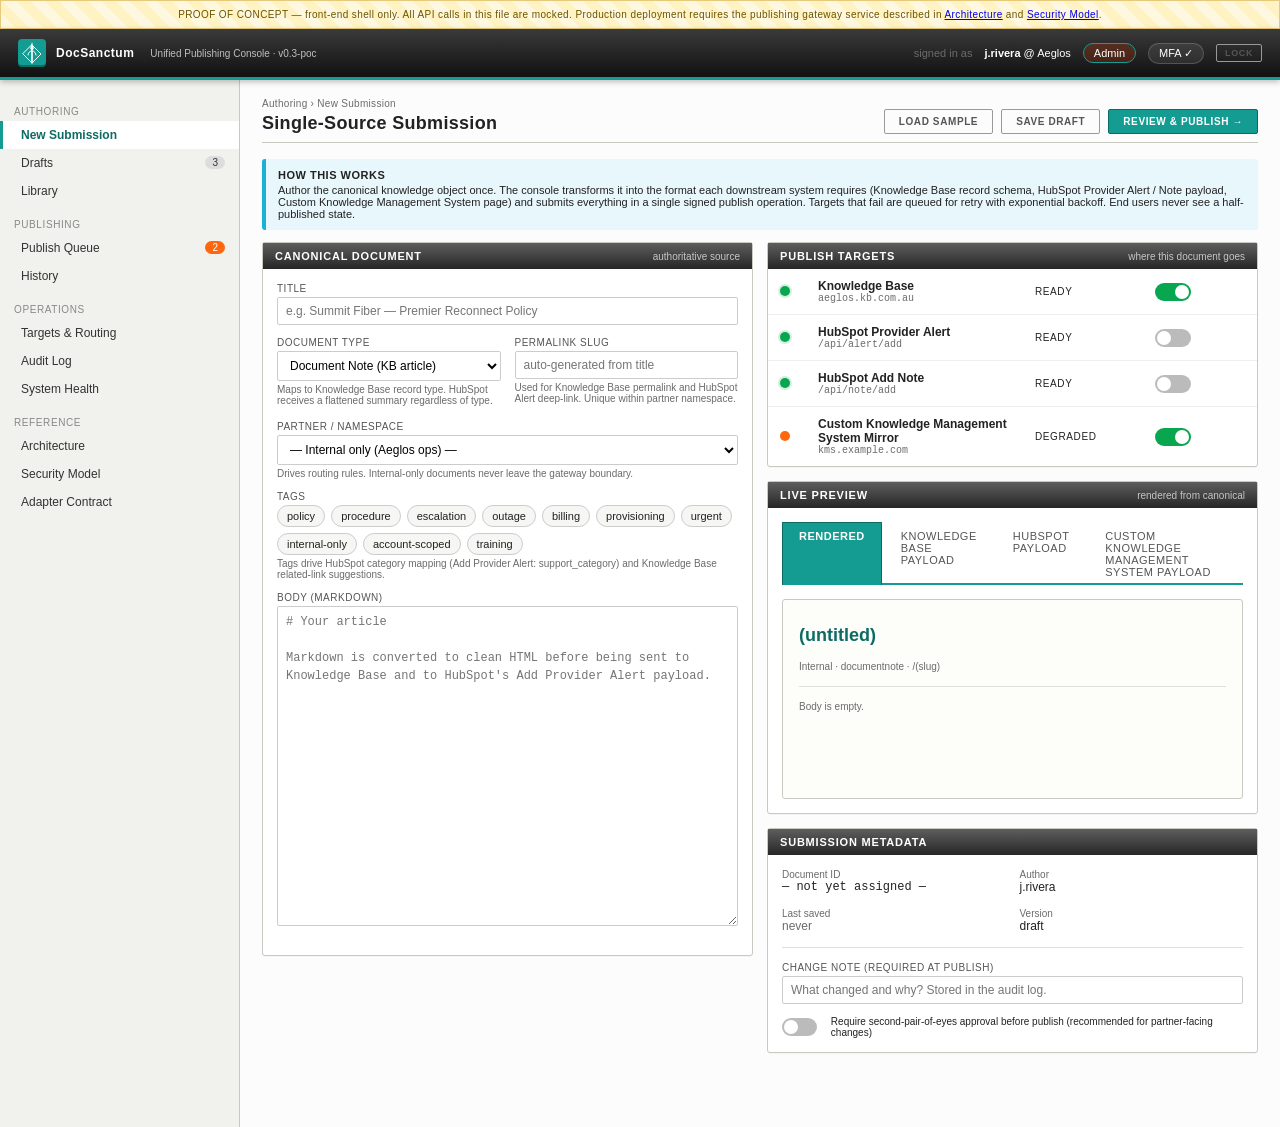
<file: demos/docsanctum/index.html>
<!DOCTYPE html>
<html lang="en">
<head>
<meta charset="UTF-8">
<meta name="viewport" content="width=device-width,initial-scale=1">
<title>DocSanctum — Unified Publishing Console (POC v0.3)</title>
<style>
/* ============================================================
   Aeglos house style — embedded for portability (no CDN deps)
   Brand: #159c92 primary on dark gradient headers, 11/12px base
   ============================================================ */
:root {
  --aeglos-red: #159c92;
  --aeglos-red-dark: #0d6b64;
  --aeglos-orange: #F26229;
  --aeglos-green: #006600;
  --aeglos-green-bright: #08a64f;
  --aeglos-warn: #ff670f;
  --aeglos-warn-soft: #f0c714;
  --aeglos-error: #ec3b37;
  --aeglos-info: #19b2d6;
  --aeglos-info-soft: #6DC9E2;
  --aeglos-bg: #FCFCFC;
  --aeglos-panel: #ffffff;
  --aeglos-border: #c9c9c2;
  --aeglos-text: #222;
  --aeglos-muted: #6b6b6b;
  --aeglos-grad-dark: linear-gradient(180deg, #5E5E5E 0%, #262626 100%);
  --aeglos-grad-darker: linear-gradient(180deg, #3a3a3a 0%, #111 100%);
  --mono: ui-monospace, "SFMono-Regular", Menlo, Consolas, monospace;
}

* { box-sizing: border-box; }
html, body {
  margin: 0; padding: 0;
  background: var(--aeglos-bg);
  color: var(--aeglos-text);
  font-family: "Lucida Grande", Helvetica, Arial, sans-serif;
  font-size: 12px;
  -webkit-font-smoothing: antialiased;
}

/* ---- top bar ---- */
.topbar {
  background: var(--aeglos-grad-darker);
  color: #fff;
  padding: 10px 18px;
  display: flex; align-items: center; justify-content: space-between;
  border-bottom: 3px solid var(--aeglos-red);
  box-shadow: 0 2px 6px rgba(0,0,0,0.25);
  position: sticky; top: 0; z-index: 50;
}
.topbar .brand { display: flex; align-items: center; gap: 10px; font-weight: bold; letter-spacing: 0.5px; }
.topbar .brand .logo-mark {
  width: 28px; height: 28px; border-radius: 4px;
  background: var(--aeglos-red);
  display: grid; place-items: center;
  font-family: var(--mono); font-size: 14px;
  box-shadow: inset 0 -2px 0 rgba(0,0,0,0.3);
}
.topbar .brand small { font-weight: normal; opacity: 0.7; margin-left: 6px; letter-spacing: 0; }
.topbar .session { display: flex; align-items: center; gap: 12px; font-size: 11px; }
.session .pill {
  padding: 3px 10px; border-radius: 12px;
  background: rgba(255,255,255,0.08);
  border: 1px solid rgba(255,255,255,0.18);
}
.session .pill.role-admin  { background: rgba(204,51,0,0.25); border-color: var(--aeglos-red); }
.session .pill.role-editor { background: rgba(25,178,214,0.20); border-color: var(--aeglos-info); }
.session .pill.role-viewer { background: rgba(255,255,255,0.06); }

/* ---- layout ---- */
.shell { display: grid; grid-template-columns: 240px 1fr; min-height: calc(100vh - 52px); }
.sidebar { background: #f1f1ed; border-right: 1px solid var(--aeglos-border); padding: 12px 0; }
.sidebar .navgroup {
  padding: 4px 14px; text-transform: uppercase; font-size: 10px;
  letter-spacing: 0.6px; color: #888; margin-top: 10px;
}
.sidebar a.navitem {
  display: block; padding: 7px 14px 7px 18px;
  color: #333; text-decoration: none;
  border-left: 3px solid transparent; font-size: 12px;
}
.sidebar a.navitem:hover { background: #e6e6e0; color: var(--aeglos-red-dark); }
.sidebar a.navitem.active {
  background: #fff; border-left-color: var(--aeglos-red);
  color: var(--aeglos-red-dark); font-weight: bold;
}
.sidebar .navitem .count {
  float: right; background: #ddd; color: #333;
  font-size: 10px; padding: 1px 7px; border-radius: 10px;
}
.sidebar .navitem .count.warn { background: var(--aeglos-warn); color: #fff; }

.main { padding: 18px 22px 60px 22px; overflow-x: auto; }

.page-header {
  display: flex; align-items: flex-end; justify-content: space-between;
  border-bottom: 1px solid var(--aeglos-border);
  padding-bottom: 8px; margin-bottom: 16px;
}
.page-header h1 { margin: 0; font-size: 18px; color: #222; letter-spacing: 0.3px; }
.page-header .crumbs { font-size: 10px; color: var(--aeglos-muted); margin-bottom: 4px; letter-spacing: 0.3px; }
.page-header .actions { display: flex; gap: 8px; }

/* ---- buttons ---- */
.btn {
  display: inline-block;
  padding: 6px 14px;
  border: 1px solid #c0bfb8;
  background: #cccbc3;
  color: #333;
  font-weight: bold; text-transform: uppercase;
  font-size: 10px; letter-spacing: 0.6px;
  border-radius: 2px; cursor: pointer; text-decoration: none;
}
.btn:hover { background: #d4d3cb; border-color: #999; }
.btn:disabled, .btn.disabled { opacity: 0.45; cursor: not-allowed; }
.btn.primary { background: var(--aeglos-red); border-color: var(--aeglos-red-dark); color: #fff; }
.btn.primary:hover { background: var(--aeglos-red-dark); }
.btn.danger  { background: #fff; border-color: var(--aeglos-error); color: var(--aeglos-error); }
.btn.danger:hover { background: var(--aeglos-error); color: #fff; }
.btn.ghost   { background: transparent; border-color: #999; color: #555; }
.btn.small   { padding: 3px 8px; font-size: 9px; }

/* ---- panels ---- */
.panel {
  background: var(--aeglos-panel);
  border: 1px solid var(--aeglos-border);
  border-radius: 3px;
  margin-bottom: 14px;
  box-shadow: 0 1px 0 rgba(0,0,0,0.03);
}
.panel-head {
  background: var(--aeglos-grad-dark);
  color: #fff; padding: 7px 12px;
  font-weight: bold; font-size: 11px;
  letter-spacing: 0.8px; text-transform: uppercase;
  display: flex; justify-content: space-between; align-items: center;
}
.panel-head .sub { font-weight: normal; opacity: 0.7; text-transform: none; letter-spacing: 0; font-size: 10px; }
.panel-body { padding: 14px; }
.panel.flush .panel-body { padding: 0; }

.grid-2 { display: grid; grid-template-columns: 1fr 1fr; gap: 14px; }
.grid-3 { display: grid; grid-template-columns: repeat(3, 1fr); gap: 14px; }

/* ---- forms ---- */
label.fld { display: block; margin-bottom: 12px; }
label.fld > span {
  display: block; font-size: 10px; text-transform: uppercase;
  letter-spacing: 0.5px; color: #555; margin-bottom: 3px;
}
label.fld > .hint {
  display: block; font-size: 10px; color: var(--aeglos-muted);
  margin-top: 3px; text-transform: none; letter-spacing: 0;
}
input[type="text"], input[type="email"], input[type="password"], input[type="url"],
select, textarea {
  width: 100%; padding: 6px 8px;
  border: 1px solid #ccc; background: #fff;
  font-size: 12px; font-family: inherit;
  border-radius: 2px;
}
input:focus, select:focus, textarea:focus {
  outline: none;
  border-color: var(--aeglos-red);
  box-shadow: 0 0 0 2px rgba(204,51,0,0.12);
}
textarea { resize: vertical; min-height: 80px; font-family: var(--mono); font-size: 12px; line-height: 1.5; }
textarea.editor { min-height: 320px; }

/* ---- chips ---- */
.chips { display: flex; flex-wrap: wrap; gap: 6px; }
.chip {
  display: inline-flex; align-items: center; gap: 5px;
  padding: 4px 9px; border-radius: 12px;
  border: 1px solid #ccc; background: #f6f6f4;
  font-size: 11px; cursor: pointer; user-select: none;
}
.chip.on { background: var(--aeglos-red); color: #fff; border-color: var(--aeglos-red-dark); }

/* ---- target rows ---- */
.target-row {
  display: grid;
  grid-template-columns: 28px 1fr 110px 90px;
  align-items: center;
  padding: 10px 12px;
  border-top: 1px solid #eee;
  gap: 10px;
}
.target-row:first-child { border-top: none; }
.target-row .target-name { font-weight: bold; font-size: 12px; }
.target-row .target-detail { font-family: var(--mono); font-size: 10px; color: var(--aeglos-muted); }
.target-row .target-state { font-size: 10px; text-transform: uppercase; letter-spacing: 0.6px; }

.dot { width: 10px; height: 10px; border-radius: 50%; display: inline-block; }
.dot.ok      { background: var(--aeglos-green-bright); box-shadow: 0 0 0 2px rgba(8,166,79,0.18); }
.dot.warn    { background: var(--aeglos-warn); }
.dot.err     { background: var(--aeglos-error); }
.dot.idle    { background: #bbb; }
.dot.pending { background: var(--aeglos-info); animation: pulse 1.2s ease-in-out infinite; }
@keyframes pulse { 0%,100% { opacity: 1; } 50% { opacity: 0.4; } }

/* ---- toggle switch ---- */
.switch { position: relative; display: inline-block; width: 36px; height: 18px; vertical-align: middle; }
.switch input { opacity: 0; width: 0; height: 0; }
.switch .slider {
  position: absolute; cursor: pointer;
  top: 0; left: 0; right: 0; bottom: 0;
  background: #bbb; border-radius: 18px; transition: 0.18s;
}
.switch .slider::before {
  content: ""; position: absolute; left: 2px; bottom: 2px;
  width: 14px; height: 14px; background: #fff; border-radius: 50%; transition: 0.18s;
}
.switch input:checked + .slider { background: var(--aeglos-green-bright); }
.switch input:checked + .slider::before { transform: translateX(18px); }

/* ---- tables ---- */
table.tbl { width: 100%; border-collapse: collapse; font-size: 11px; }
table.tbl th {
  background: var(--aeglos-grad-dark); color: #fff;
  text-align: left; padding: 6px 10px;
  font-size: 10px; letter-spacing: 0.5px;
  text-transform: uppercase; font-weight: bold;
}
table.tbl td { padding: 7px 10px; border-bottom: 1px solid #eee; vertical-align: middle; }
table.tbl tr:nth-child(odd) td { background: #fafafa; }
table.tbl tr:hover td { background: #fff8e1; }
table.tbl td.mono { font-family: var(--mono); font-size: 10px; }
table.tbl td.actions { text-align: right; white-space: nowrap; }

/* ---- code / preview ---- */
.codeblock {
  font-family: var(--mono); font-size: 11px;
  background: #1d1f21; color: #e6e6e6;
  padding: 12px 14px; border-radius: 3px;
  overflow-x: auto; line-height: 1.55; white-space: pre-wrap;
}
.codeblock .key { color: #6dc9e2; }
.codeblock .str { color: #c8f5d8; }
.codeblock .num { color: #f0c714; }
.codeblock .com { color: #888; font-style: italic; }
.preview-box {
  border: 1px solid var(--aeglos-border); border-radius: 3px;
  padding: 14px 16px; background: #fdfdfa; min-height: 200px;
}
.preview-box h1, .preview-box h2, .preview-box h3 { color: var(--aeglos-red-dark); margin-top: 0.6em; }
.preview-box code { background: #f0eee6; padding: 1px 4px; border-radius: 2px; font-family: var(--mono); font-size: 11px; }
.preview-box pre { background: #2b2b2b; color: #f6f6f6; padding: 10px; border-radius: 3px; overflow-x: auto; }
.preview-box ul, .preview-box ol { padding-left: 22px; }

/* ---- alerts ---- */
.alert {
  padding: 10px 12px; border-radius: 3px;
  font-size: 11px; border-left: 4px solid #999;
  margin-bottom: 12px; background: #f6f6f4;
}
.alert.info  { border-color: var(--aeglos-info); background: #e8f7fb; }
.alert.warn  { border-color: var(--aeglos-warn); background: #fff3e0; }
.alert.err   { border-color: var(--aeglos-error); background: #fdeaea; }
.alert.ok    { border-color: var(--aeglos-green-bright); background: #e8f7ee; }
.alert b { display: block; margin-bottom: 3px; font-size: 11px; text-transform: uppercase; letter-spacing: 0.5px; }

/* ---- log stream ---- */
.logstream {
  background: #14171a; color: #d4d4d4;
  font-family: var(--mono); font-size: 11px;
  padding: 10px 12px; border-radius: 3px;
  height: 220px; overflow-y: auto; line-height: 1.6;
}
.logstream .ts   { color: #6b7280; }
.logstream .lvl  { display: inline-block; width: 50px; font-weight: bold; }
.logstream .lvl.info  { color: #6dc9e2; }
.logstream .lvl.ok    { color: #08a64f; }
.logstream .lvl.warn  { color: #f0c714; }
.logstream .lvl.err   { color: #ec3b37; }
.logstream .lvl.audit { color: #d97aff; }
.logstream .src  { color: #ffa05a; }

/* ---- tabs ---- */
.tabs { display: flex; border-bottom: 2px solid var(--aeglos-red); margin-bottom: 14px; }
.tabs .tab {
  padding: 7px 16px; cursor: pointer; font-size: 11px;
  text-transform: uppercase; letter-spacing: 0.5px;
  color: #555; border: 1px solid transparent;
  border-bottom: none; margin-right: 2px; margin-bottom: -2px;
}
.tabs .tab:hover { color: var(--aeglos-red); }
.tabs .tab.active {
  background: var(--aeglos-red); color: #fff;
  border-color: var(--aeglos-red-dark); font-weight: bold;
}

/* ---- modal ---- */
.modal-backdrop {
  position: fixed; inset: 0;
  background: rgba(0,0,0,0.55);
  display: none; align-items: center; justify-content: center; z-index: 100;
}
.modal-backdrop.open { display: flex; }
.modal {
  background: #fff; border-radius: 3px;
  width: 760px; max-width: 92vw; max-height: 88vh; overflow-y: auto;
  box-shadow: 0 12px 40px rgba(0,0,0,0.5);
}
.modal-head {
  background: var(--aeglos-grad-darker); color: #fff;
  padding: 10px 14px;
  display: flex; justify-content: space-between; align-items: center;
}
.modal-body { padding: 16px 18px; }

/* ---- helpers ---- */
.view { display: none; }
.view.active { display: block; }
.row-flex { display: flex; gap: 14px; align-items: center; }
.muted { color: var(--aeglos-muted); }
.tiny { font-size: 10px; }
.mono { font-family: var(--mono); }
.kbd {
  font-family: var(--mono); background: #f0eee6;
  border: 1px solid #d0cec5; border-bottom-width: 2px;
  padding: 1px 5px; border-radius: 3px; font-size: 10px;
}
hr.div { border: none; border-top: 1px solid #e0e0d8; margin: 14px 0; }
.kpi { text-align: center; padding: 14px 8px; }
.kpi .num { font-size: 26px; font-weight: bold; color: var(--aeglos-red-dark); line-height: 1; }
.kpi .lbl { font-size: 10px; text-transform: uppercase; letter-spacing: 0.6px; color: var(--aeglos-muted); margin-top: 4px; }

.banner-poc {
  background: repeating-linear-gradient(45deg, #fff8e1, #fff8e1 10px, #fff3c4 10px, #fff3c4 20px);
  border: 1px solid #e6c97a;
  padding: 8px 14px; font-size: 10px; color: #6b5400;
  text-align: center; letter-spacing: 0.4px;
}

/* ---- diagram ---- */
.diagram {
  background: #fafaf6; border: 1px solid var(--aeglos-border);
  border-radius: 4px; padding: 18px; overflow-x: auto;
}
.diagram svg { display: block; margin: 0 auto; max-width: 100%; height: auto; }

/* ---- adapter card ---- */
.adapter-card {
  border: 1px solid var(--aeglos-border); border-radius: 4px;
  padding: 12px 14px; background: #fff; margin-bottom: 12px;
}
.adapter-card h4 {
  margin: 0 0 4px 0; font-size: 12px; color: var(--aeglos-red-dark);
  display: flex; justify-content: space-between; align-items: center;
}
.adapter-card .meta { font-size: 10px; color: var(--aeglos-muted); margin-bottom: 8px; }
.adapter-card ul { margin: 4px 0 0 0; padding-left: 18px; font-size: 11px; }
.adapter-card li { margin-bottom: 3px; }
</style>
</head>
<body>

<div class="banner-poc">
  PROOF OF CONCEPT — front-end shell only. All API calls in this file are mocked. Production deployment requires the publishing gateway service described in <a href="#" data-go="architecture">Architecture</a> and <a href="#" data-go="security">Security Model</a>.
</div>

<header class="topbar">
  <div class="brand">
    <div class="logo-mark"><svg viewBox="0 -34 200 238" width="20" height="24" style="display:inline-block;vertical-align:middle" fill="none" stroke="currentColor" stroke-width="10" stroke-linecap="round" stroke-linejoin="round"><polygon points="100,5 190,95 100,185 10,95"/><path d="M 60 105 A 40 40 0 0 1 140 105"/><polygon points="100,-25 118,40 108,55 108,185 100,195 92,185 92,55 82,40" fill="currentColor" stroke="none"/></svg></div>
    <span>DocSanctum</span>
    <small>Unified Publishing Console · v0.3-poc</small>
  </div>
  <div class="session">
    <span class="muted">signed in as</span>
    <span><b id="userName">j.rivera</b> @ Aeglos</span>
    <span id="rolePill" class="pill role-admin">Admin</span>
    <span class="pill" id="mfaPill">MFA ✓</span>
    <a href="#" class="btn small ghost" id="logoutBtn">Lock</a>
  </div>
</header>

<div class="shell">
  <aside class="sidebar">
    <div class="navgroup">Authoring</div>
    <a href="#" class="navitem active" data-go="compose">New Submission</a>
    <a href="#" class="navitem" data-go="drafts">Drafts <span class="count" id="draftsBadge">3</span></a>
    <a href="#" class="navitem" data-go="library">Library</a>

    <div class="navgroup">Publishing</div>
    <a href="#" class="navitem" data-go="queue">Publish Queue <span class="count warn" id="queueBadge">2</span></a>
    <a href="#" class="navitem" data-go="history">History</a>

    <div class="navgroup">Operations</div>
    <a href="#" class="navitem" data-go="targets">Targets &amp; Routing</a>
    <a href="#" class="navitem" data-go="audit">Audit Log</a>
    <a href="#" class="navitem" data-go="health">System Health</a>

    <div class="navgroup">Reference</div>
    <a href="#" class="navitem" data-go="architecture">Architecture</a>
    <a href="#" class="navitem" data-go="security">Security Model</a>
    <a href="#" class="navitem" data-go="adapters">Adapter Contract</a>
  </aside>

  <main class="main">

    <!-- ============ COMPOSE ============ -->
    <section id="view-compose" class="view active">
      <div class="page-header">
        <div>
          <div class="crumbs">Authoring › New Submission</div>
          <h1>Single-Source Submission</h1>
        </div>
        <div class="actions">
          <button class="btn ghost" id="loadSampleBtn">Load Sample</button>
          <button class="btn ghost" id="saveDraftBtn">Save Draft</button>
          <button class="btn primary" id="reviewBtn">Review &amp; Publish →</button>
        </div>
      </div>

      <div class="alert info">
        <b>How this works</b>
        Author the canonical knowledge object once. The console transforms it into the format each downstream system requires (Knowledge Base record schema, HubSpot Provider Alert / Note payload, Custom Knowledge Management System page) and submits everything in a single signed publish operation. Targets that fail are queued for retry with exponential backoff. End users never see a half-published state.
      </div>

      <div class="grid-2">
        <div>
          <div class="panel">
            <div class="panel-head">Canonical Document <span class="sub">authoritative source</span></div>
            <div class="panel-body">
              <label class="fld">
                <span>Title</span>
                <input type="text" id="docTitle" placeholder="e.g. Summit Fiber — Premier Reconnect Policy">
              </label>

              <div class="grid-2">
                <label class="fld">
                  <span>Document Type</span>
                  <select id="docType">
                    <option value="documentnote">Document Note (KB article)</option>
                    <option value="workinstruction">Work Instruction (steps)</option>
                    <option value="hub">Hub (link collection)</option>
                    <option value="compass">Compass (decision tree)</option>
                    <option value="announcement">Announcement</option>
                  </select>
                  <span class="hint">Maps to Knowledge Base record type. HubSpot receives a flattened summary regardless of type.</span>
                </label>

                <label class="fld">
                  <span>Permalink slug</span>
                  <input type="text" id="docSlug" placeholder="auto-generated from title">
                  <span class="hint">Used for Knowledge Base permalink and HubSpot Alert deep-link. Unique within partner namespace.</span>
                </label>
              </div>

              <label class="fld">
                <span>Partner / Namespace</span>
                <select id="docPartner">
                  <option value="">— Internal only (Aeglos ops) —</option>
                  <option value="delta">Delta Connect</option>
                  <option value="northwind">Northwind Fiber</option>
                  <option value="summit">Summit Fiber</option>
                  <option value="harbor">Harbor Telecom</option>
                  <option value="meridian">Meridian Broadband</option>
                  <option value="copperline">Copperline Networks</option>
                  <option value="basin">Basin Utilities</option>
                  <option value="ridgeline">Ridgeline Communications</option>
                  <option value="cedar">Cedar Valley Telecom</option>
                </select>
                <span class="hint">Drives routing rules. Internal-only documents never leave the gateway boundary.</span>
              </label>

              <label class="fld">
                <span>Tags</span>
                <div class="chips" id="tagChips"></div>
                <span class="hint">Tags drive HubSpot category mapping (Add Provider Alert: support_category) and Knowledge Base related-link suggestions.</span>
              </label>

              <label class="fld">
                <span>Body (Markdown)</span>
                <textarea id="docBody" class="editor" placeholder="# Your article&#10;&#10;Markdown is converted to clean HTML before being sent to Knowledge Base and to HubSpot's Add Provider Alert payload."></textarea>
              </label>
            </div>
          </div>
        </div>

        <div>
          <div class="panel">
            <div class="panel-head">Publish Targets <span class="sub">where this document goes</span></div>
            <div class="panel-body" style="padding:0;">
              <div id="targetList"></div>
            </div>
          </div>

          <div class="panel">
            <div class="panel-head">Live Preview <span class="sub">rendered from canonical</span></div>
            <div class="panel-body">
              <div class="tabs" id="previewTabs">
                <div class="tab active" data-tab="rendered">Rendered</div>
                <div class="tab" data-tab="kb">Knowledge Base Payload</div>
                <div class="tab" data-tab="hubspot">HubSpot Payload</div>
                <div class="tab" data-tab="Custom Knowledge Management System">Custom Knowledge Management System Payload</div>
              </div>
              <div id="previewRendered" class="preview-box"></div>
              <pre id="previewKnowledgeBase" class="codeblock" style="display:none;"></pre>
              <pre id="previewHubSpot" class="codeblock" style="display:none;"></pre>
              <pre id="previewKms" class="codeblock" style="display:none;"></pre>
            </div>
          </div>

          <div class="panel">
            <div class="panel-head">Submission Metadata</div>
            <div class="panel-body">
              <div class="grid-2">
                <div><div class="tiny muted">Document ID</div><div class="mono" id="metaId">— not yet assigned —</div></div>
                <div><div class="tiny muted">Author</div><div id="metaAuthor">j.rivera</div></div>
                <div><div class="tiny muted">Last saved</div><div id="metaSaved" class="muted">never</div></div>
                <div><div class="tiny muted">Version</div><div id="metaVersion">draft</div></div>
              </div>
              <hr class="div">
              <label class="fld">
                <span>Change note (required at publish)</span>
                <input type="text" id="changeNote" placeholder="What changed and why? Stored in the audit log.">
              </label>
              <div class="row-flex">
                <label class="switch"><input type="checkbox" id="requireApproval"><span class="slider"></span></label>
                <span class="tiny">Require second-pair-of-eyes approval before publish (recommended for partner-facing changes)</span>
              </div>
            </div>
          </div>
        </div>
      </div>
    </section>

    <!-- ============ PUBLISH MODAL ============ -->
    <div class="modal-backdrop" id="publishModal">
      <div class="modal">
        <div class="modal-head">
          <span><b>Confirm publish</b></span>
          <a href="#" class="btn small ghost" id="closePublishBtn">Close</a>
        </div>
        <div class="modal-body">
          <div class="alert warn">
            <b>You are about to fan out to multiple systems</b>
            Each enabled target will receive its transformed copy. The submission is signed with your session key and recorded in the audit log <em>before</em> any external API call is made.
          </div>

          <table class="tbl" id="publishSummary">
            <thead><tr><th></th><th>Target</th><th>Operation</th><th>Estimated Impact</th></tr></thead>
            <tbody></tbody>
          </table>

          <hr class="div">

          <label class="fld">
            <span>Re-enter your password (step-up auth)</span>
            <input type="password" id="stepupPwd" placeholder="confirms it's still you">
            <span class="hint">All publish operations require step-up auth. Session token alone is not sufficient. Try anything for the POC.</span>
          </label>

          <div style="text-align:right;">
            <button class="btn ghost" id="cancelPublishBtn">Cancel</button>
            <button class="btn primary" id="confirmPublishBtn">Sign &amp; Publish</button>
          </div>

          <hr class="div">
          <div class="tiny muted">Live submission log:</div>
          <div class="logstream" id="publishLog"></div>
        </div>
      </div>
    </div>

    <!-- ============ DRAFTS ============ -->
    <section id="view-drafts" class="view">
      <div class="page-header">
        <div><div class="crumbs">Authoring › Drafts</div><h1>Saved Drafts</h1></div>
        <div class="actions"><button class="btn primary" data-go="compose">+ New Submission</button></div>
      </div>
      <div class="panel flush">
        <table class="tbl" id="draftsTable">
          <thead><tr><th>Title</th><th>Type</th><th>Partner</th><th>Last edited</th><th>Targets</th><th></th></tr></thead>
          <tbody></tbody>
        </table>
      </div>
    </section>

    <!-- ============ LIBRARY ============ -->
    <section id="view-library" class="view">
      <div class="page-header">
        <div><div class="crumbs">Authoring › Library</div><h1>Published Knowledge Objects</h1></div>
        <div class="actions"><input type="text" id="libSearch" placeholder="Search title or slug..." style="width:240px;"></div>
      </div>
      <div class="panel flush">
        <table class="tbl" id="libraryTable">
          <thead><tr><th>Title</th><th>Type</th><th>Partner</th><th>Knowledge Base ID</th><th>HubSpot Alert</th><th>Updated</th><th></th></tr></thead>
          <tbody></tbody>
        </table>
      </div>
    </section>

    <!-- ============ QUEUE ============ -->
    <section id="view-queue" class="view">
      <div class="page-header">
        <div><div class="crumbs">Publishing › Queue</div><h1>Publish Queue &amp; Retries</h1></div>
        <div class="actions"><button class="btn ghost" id="retryAllBtn">Retry All Failed</button></div>
      </div>
      <div class="alert warn">
        <b>2 jobs awaiting attention</b>
        Failed publishes remain queued indefinitely until manually cleared. They do not block other submissions. Each retry uses exponential backoff (30s, 2m, 8m, 30m, 2h, 6h) capped at 6 attempts before requiring manual intervention.
      </div>
      <div class="panel flush">
        <table class="tbl" id="queueTable">
          <thead><tr><th>Submission</th><th>Target</th><th>State</th><th>Attempts</th><th>Last Error</th><th>Next Retry</th><th></th></tr></thead>
          <tbody></tbody>
        </table>
      </div>
    </section>

    <!-- ============ HISTORY ============ -->
    <section id="view-history" class="view">
      <div class="page-header"><div><div class="crumbs">Publishing › History</div><h1>Publish History</h1></div></div>
      <div class="panel flush">
        <table class="tbl" id="historyTable">
          <thead><tr><th>When</th><th>Document</th><th>Author</th><th>Targets</th><th>Result</th><th></th></tr></thead>
          <tbody></tbody>
        </table>
      </div>
    </section>

    <!-- ============ TARGETS ============ -->
    <section id="view-targets" class="view">
      <div class="page-header"><div><div class="crumbs">Operations › Targets</div><h1>Targets &amp; Routing Rules</h1></div></div>

      <div class="grid-3">
        <div class="panel"><div class="panel-head">Configured Targets</div><div class="panel-body"><div class="kpi"><div class="num">4</div><div class="lbl">active</div></div></div></div>
        <div class="panel"><div class="panel-head">Healthy Now</div><div class="panel-body"><div class="kpi"><div class="num" style="color:var(--aeglos-green-bright);">3</div><div class="lbl">passing health check</div></div></div></div>
        <div class="panel"><div class="panel-head">Routing Rules</div><div class="panel-body"><div class="kpi"><div class="num">5</div><div class="lbl">defined</div></div></div></div>
      </div>

      <div class="panel">
        <div class="panel-head">Endpoint Configuration</div>
        <div class="panel-body">
          <table class="tbl">
            <thead><tr><th>Target</th><th>Adapter</th><th>Base URL</th><th>Auth Method</th><th>Last Health Check</th><th>State</th></tr></thead>
            <tbody>
              <tr>
                <td><b>Knowledge Base</b><div class="tiny muted">canonical KB</div></td>
                <td class="mono">kb@2.7</td>
                <td class="mono">#/kb-api</td>
                <td>API key (HEADER <span class="kbd">x-api-key</span>) — vault</td>
                <td class="mono">2026-04-27 13:42:08</td>
                <td><span class="dot ok"></span> healthy</td>
              </tr>
              <tr>
                <td><b>HubSpot Provider Alert</b><div class="tiny muted">tech broadcast</div></td>
                <td class="mono">aeglos-hd@4.1.6</td>
                <td class="mono">#/api/alert/add</td>
                <td>API key per-function — vault</td>
                <td class="mono">2026-04-27 13:42:09</td>
                <td><span class="dot ok"></span> healthy</td>
              </tr>
              <tr>
                <td><b>HubSpot Add Note</b><div class="tiny muted">account-scoped reference</div></td>
                <td class="mono">aeglos-hd@4.1.6</td>
                <td class="mono">#/api/note/add</td>
                <td>API key per-function — vault</td>
                <td class="mono">2026-04-27 13:42:09</td>
                <td><span class="dot ok"></span> healthy</td>
              </tr>
              <tr>
                <td><b>Custom Knowledge Management System Mirror</b><div class="tiny muted">read-only archive</div></td>
                <td class="mono">Custom Knowledge Management System@xmlrpc</td>
                <td class="mono">#/lib/exe/xmlrpc.php</td>
                <td>HTTP Basic over mTLS</td>
                <td class="mono">2026-04-27 13:31:14</td>
                <td><span class="dot warn"></span> degraded (slow)</td>
              </tr>
            </tbody>
          </table>
        </div>
      </div>

      <div class="panel">
        <div class="panel-head">Routing Rules <span class="sub">applied in order, first match wins</span></div>
        <div class="panel-body">
          <table class="tbl">
            <thead><tr><th>#</th><th>If</th><th>Then publish to</th><th>Owner</th></tr></thead>
            <tbody>
              <tr><td>1</td><td>Type = Announcement AND Partner = *</td><td>Knowledge Base (announcement) + HubSpot Provider Alert</td><td>j.rivera</td></tr>
              <tr><td>2</td><td>Tag contains <span class="kbd">internal-only</span></td><td>Custom Knowledge Management System Mirror only</td><td>j.rivera</td></tr>
              <tr><td>3</td><td>Partner ∈ partner-list AND Type = Document Note</td><td>Knowledge Base + HubSpot Provider Alert + Custom Knowledge Management System</td><td>j.rivera</td></tr>
              <tr><td>4</td><td>Partner ∈ partner-list AND Type = Compass</td><td>Knowledge Base only (decision-tree not supported in HD payload)</td><td>j.rivera</td></tr>
              <tr><td>5</td><td><i>default</i></td><td>Knowledge Base + Custom Knowledge Management System Mirror</td><td>j.rivera</td></tr>
            </tbody>
          </table>
        </div>
      </div>
    </section>

    <!-- ============ AUDIT ============ -->
    <section id="view-audit" class="view">
      <div class="page-header">
        <div><div class="crumbs">Operations › Audit</div><h1>Audit Log</h1></div>
        <div class="actions"><button class="btn ghost">Export CSV</button></div>
      </div>
      <div class="alert info">
        <b>Audit log is append-only and immutable</b>
        Entries are hash-chained on the gateway and forwarded to the SIEM in near real-time. A successful gateway compromise cannot retroactively erase history without breaking the chain at the SIEM forwarder, which is monitored.
      </div>
      <div class="panel flush">
        <table class="tbl" id="auditTable">
          <thead><tr><th>Timestamp</th><th>Actor</th><th>Action</th><th>Resource</th><th>Result</th><th>Source IP</th><th>Hash</th></tr></thead>
          <tbody></tbody>
        </table>
      </div>
    </section>

    <!-- ============ HEALTH ============ -->
    <section id="view-health" class="view">
      <div class="page-header">
        <div><div class="crumbs">Operations › Health</div><h1>System Health</h1></div>
        <div class="actions"><button class="btn ghost" id="recheckBtn">Re-check Now</button></div>
      </div>

      <div class="grid-3">
        <div class="panel">
          <div class="panel-head">Gateway</div>
          <div class="panel-body">
            <div class="row-flex"><span class="dot ok"></span><b>Up</b><span class="muted tiny">99.94% / 30d</span></div>
            <hr class="div">
            <div class="tiny muted">p50 / p95 latency</div>
            <div><span class="mono">42ms / 138ms</span></div>
          </div>
        </div>
        <div class="panel">
          <div class="panel-head">Worker Pool</div>
          <div class="panel-body">
            <div class="row-flex"><span class="dot ok"></span><b>4/4 healthy</b></div>
            <hr class="div">
            <div class="tiny muted">Queue depth</div>
            <div><span class="mono">2 jobs</span></div>
          </div>
        </div>
        <div class="panel">
          <div class="panel-head">Vault (secrets)</div>
          <div class="panel-body">
            <div class="row-flex"><span class="dot ok"></span><b>Sealed &amp; reachable</b></div>
            <hr class="div">
            <div class="tiny muted">Last token rotation</div>
            <div><span class="mono">2026-04-22 03:00 UTC</span></div>
          </div>
        </div>
      </div>

      <div class="panel">
        <div class="panel-head">Recent Health Events</div>
        <div class="panel-body"><div class="logstream" id="healthLog"></div></div>
      </div>
    </section>

    <!-- ============ ARCHITECTURE ============ -->
    <section id="view-architecture" class="view">
      <div class="page-header"><div><div class="crumbs">Reference › Architecture</div><h1>System Architecture</h1></div></div>

      <div class="panel">
        <div class="panel-head">Three-tier topology</div>
        <div class="panel-body">
          <p>The console deliberately separates trust boundaries. The browser never holds a credential to a downstream system. All outbound API traffic originates from the gateway, which lives entirely on the internal network and is operated by Engineering.</p>

          <div class="diagram">
            <svg viewBox="0 0 880 360" xmlns="http://www.w3.org/2000/svg">
              <defs>
                <marker id="arrow" viewBox="0 0 10 10" refX="9" refY="5" markerWidth="7" markerHeight="7" orient="auto-start-reverse">
                  <path d="M 0 0 L 10 5 L 0 10 z" fill="#444"/>
                </marker>
                <linearGradient id="darkGrad" x1="0" x2="0" y1="0" y2="1">
                  <stop offset="0%" stop-color="#5e5e5e"/>
                  <stop offset="100%" stop-color="#262626"/>
                </linearGradient>
              </defs>

              <!-- Trust zone backgrounds -->
              <rect x="10" y="10" width="200" height="340" fill="#fff8e1" stroke="#e6c97a" stroke-dasharray="4 3" rx="6"/>
              <text x="110" y="30" text-anchor="middle" font-size="10" fill="#6b5400" font-family="Lucida Grande,Helvetica,sans-serif" font-weight="bold">USER ZONE</text>

              <rect x="230" y="10" width="380" height="340" fill="#e8f7fb" stroke="#19b2d6" stroke-dasharray="4 3" rx="6"/>
              <text x="420" y="30" text-anchor="middle" font-size="10" fill="#0a6a85" font-family="Lucida Grande,Helvetica,sans-serif" font-weight="bold">INTERNAL TRUSTED ZONE (engineering-managed)</text>

              <rect x="630" y="10" width="240" height="340" fill="#fdeaea" stroke="#ec3b37" stroke-dasharray="4 3" rx="6"/>
              <text x="750" y="30" text-anchor="middle" font-size="10" fill="#8a1c1a" font-family="Lucida Grande,Helvetica,sans-serif" font-weight="bold">EXTERNAL/3RD-PARTY APIs</text>

              <!-- Browser -->
              <rect x="40" y="60" width="140" height="60" rx="4" fill="url(#darkGrad)"/>
              <text x="110" y="85" text-anchor="middle" fill="#fff" font-size="11" font-weight="bold" font-family="Lucida Grande,Helvetica,sans-serif">Browser Client</text>
              <text x="110" y="102" text-anchor="middle" fill="#ccc" font-size="9" font-family="ui-monospace,monospace">DocSanctum SPA</text>

              <text x="110" y="150" text-anchor="middle" font-size="9" fill="#555" font-family="Lucida Grande,Helvetica,sans-serif">no API keys here</text>
              <text x="110" y="162" text-anchor="middle" font-size="9" fill="#555" font-family="Lucida Grande,Helvetica,sans-serif">session cookie + CSRF only</text>

              <!-- Gateway -->
              <rect x="260" y="60" width="160" height="80" rx="4" fill="#159c92"/>
              <text x="340" y="85" text-anchor="middle" fill="#fff" font-size="11" font-weight="bold" font-family="Lucida Grande,Helvetica,sans-serif">Publishing Gateway</text>
              <text x="340" y="100" text-anchor="middle" fill="#fff" font-size="9" font-family="ui-monospace,monospace">FastAPI / mTLS internal</text>
              <text x="340" y="116" text-anchor="middle" fill="#fff" font-size="9" font-family="Lucida Grande,Helvetica,sans-serif">authn · authz · audit · transform</text>
              <text x="340" y="130" text-anchor="middle" fill="#fff" font-size="9" font-family="Lucida Grande,Helvetica,sans-serif">step-up auth · CSRF · rate-limit</text>

              <!-- Workers -->
              <rect x="260" y="170" width="160" height="60" rx="4" fill="#5e5e5e"/>
              <text x="340" y="195" text-anchor="middle" fill="#fff" font-size="11" font-weight="bold" font-family="Lucida Grande,Helvetica,sans-serif">Worker Pool</text>
              <text x="340" y="212" text-anchor="middle" fill="#ccc" font-size="9" font-family="Lucida Grande,Helvetica,sans-serif">retries · backoff · DLQ</text>

              <!-- Vault -->
              <rect x="450" y="60" width="130" height="60" rx="4" fill="#262626"/>
              <text x="515" y="84" text-anchor="middle" fill="#fff" font-size="11" font-weight="bold" font-family="Lucida Grande,Helvetica,sans-serif">Secrets Vault</text>
              <text x="515" y="100" text-anchor="middle" fill="#ccc" font-size="9" font-family="ui-monospace,monospace">HashiCorp / similar</text>
              <text x="515" y="113" text-anchor="middle" fill="#ccc" font-size="9" font-family="Lucida Grande,Helvetica,sans-serif">sealed at rest</text>

              <!-- Audit log + DB -->
              <rect x="450" y="170" width="130" height="60" rx="4" fill="#3a3a3a"/>
              <text x="515" y="194" text-anchor="middle" fill="#fff" font-size="11" font-weight="bold" font-family="Lucida Grande,Helvetica,sans-serif">Postgres + Audit</text>
              <text x="515" y="210" text-anchor="middle" fill="#ccc" font-size="9" font-family="Lucida Grande,Helvetica,sans-serif">drafts, history</text>
              <text x="515" y="222" text-anchor="middle" fill="#ccc" font-size="9" font-family="Lucida Grande,Helvetica,sans-serif">hash-chained log → SIEM</text>

              <!-- Targets -->
              <rect x="660" y="50" width="180" height="44" rx="4" fill="#fff" stroke="#ec3b37" stroke-width="2"/>
              <text x="750" y="68" text-anchor="middle" fill="#0d6b64" font-size="11" font-weight="bold" font-family="Lucida Grande,Helvetica,sans-serif">Knowledge Base</text>
              <text x="750" y="83" text-anchor="middle" fill="#555" font-size="9" font-family="ui-monospace,monospace">x-api-key header</text>

              <rect x="660" y="110" width="180" height="44" rx="4" fill="#fff" stroke="#ec3b37" stroke-width="2"/>
              <text x="750" y="128" text-anchor="middle" fill="#0d6b64" font-size="11" font-weight="bold" font-family="Lucida Grande,Helvetica,sans-serif">HubSpot (BSS)</text>
              <text x="750" y="143" text-anchor="middle" fill="#555" font-size="9" font-family="ui-monospace,monospace">per-function API key</text>

              <rect x="660" y="170" width="180" height="44" rx="4" fill="#fff" stroke="#ec3b37" stroke-width="2"/>
              <text x="750" y="188" text-anchor="middle" fill="#0d6b64" font-size="11" font-weight="bold" font-family="Lucida Grande,Helvetica,sans-serif">Custom Knowledge Management System</text>
              <text x="750" y="203" text-anchor="middle" fill="#555" font-size="9" font-family="ui-monospace,monospace">basic auth + mTLS</text>

              <!-- Engineering label -->
              <rect x="260" y="270" width="320" height="60" rx="4" fill="#fff" stroke="#999" stroke-dasharray="3 3"/>
              <text x="420" y="290" text-anchor="middle" fill="#444" font-size="10" font-weight="bold" font-family="Lucida Grande,Helvetica,sans-serif">DEPLOYMENT TARGET</text>
              <text x="420" y="305" text-anchor="middle" fill="#555" font-size="10" font-family="Lucida Grande,Helvetica,sans-serif">Engineering-managed internal host or container.</text>
              <text x="420" y="318" text-anchor="middle" fill="#555" font-size="10" font-family="Lucida Grande,Helvetica,sans-serif">No public ingress. SSO via existing IdP. Reverse proxy + WAF.</text>

              <!-- Arrows -->
              <line x1="180" y1="90" x2="260" y2="90" stroke="#444" stroke-width="2" marker-end="url(#arrow)"/>
              <text x="220" y="80" text-anchor="middle" font-size="9" fill="#444" font-family="ui-monospace,monospace">HTTPS</text>

              <line x1="420" y1="90" x2="450" y2="90" stroke="#444" stroke-width="2" marker-end="url(#arrow)"/>
              <line x1="420" y1="200" x2="450" y2="200" stroke="#444" stroke-width="2" marker-end="url(#arrow)"/>
              <line x1="340" y1="140" x2="340" y2="170" stroke="#444" stroke-width="2" marker-end="url(#arrow)"/>

              <line x1="420" y1="195" x2="660" y2="75" stroke="#444" stroke-width="1.5" marker-end="url(#arrow)"/>
              <line x1="420" y1="200" x2="660" y2="132" stroke="#444" stroke-width="1.5" marker-end="url(#arrow)"/>
              <line x1="420" y1="205" x2="660" y2="190" stroke="#444" stroke-width="1.5" marker-end="url(#arrow)"/>
            </svg>
          </div>
        </div>
      </div>

      <div class="panel">
        <div class="panel-head">Component responsibilities</div>
        <div class="panel-body">
          <table class="tbl">
            <thead><tr><th>Component</th><th>Owns</th><th>Does NOT</th></tr></thead>
            <tbody>
              <tr>
                <td><b>Browser SPA</b></td>
                <td>UI, markdown editing, client-side validation, draft autosave to gateway</td>
                <td>Hold any 3rd-party API key. Talk directly to Knowledge Base/HubSpot/Custom Knowledge Management System.</td>
              </tr>
              <tr>
                <td><b>Publishing Gateway</b></td>
                <td>SSO+MFA verification, RBAC, request signing, transform pipeline, audit emission, CSRF, rate-limit, content scrubbing</td>
                <td>Persist secrets. Hold long-lived bearer tokens in memory.</td>
              </tr>
              <tr>
                <td><b>Worker Pool</b></td>
                <td>Outbound API calls to targets, retry with backoff, dead-letter queue, per-target circuit breakers</td>
                <td>Accept submissions directly from anything but the gateway.</td>
              </tr>
              <tr>
                <td><b>Secrets Vault</b></td>
                <td>Stores Knowledge Base API key, HubSpot per-function keys, Custom Knowledge Management System credential. Auto-rotation hooks.</td>
                <td>Be reachable from the user zone. Be queryable without a sealed-vault unseal.</td>
              </tr>
              <tr>
                <td><b>Postgres</b></td>
                <td>Drafts, document versions, publish history, queue state</td>
                <td>Hold the audit log alone — that is hash-chained and forwarded to SIEM.</td>
              </tr>
            </tbody>
          </table>
        </div>
      </div>

      <div class="panel">
        <div class="panel-head">Local deployment notes</div>
        <div class="panel-body">
          <p style="font-size:11px;">Per the original requirement, the entire stack runs on internal infrastructure managed by Engineering. There is no SaaS dependency. The reference deployment is a single Docker Compose file:</p>
          <pre class="codeblock"><span class="com"># docker-compose.yml — reference layout, owned by Engineering</span>
services:
  gateway:        <span class="com"># FastAPI; behind nginx + WAF</span>
    image: aeglos/docsanctum-gateway:0.3
    env_file: /etc/docsanctum/gateway.env
    networks: [internal]
  worker:         <span class="com"># N replicas; pulls jobs from Postgres LISTEN/NOTIFY</span>
    image: aeglos/docsanctum-worker:0.3
    deploy: { replicas: 4 }
    networks: [internal, egress-allowed]
  postgres:
    image: postgres:16
    volumes: [pgdata:/var/lib/postgresql/data]
    networks: [internal]
  vault:          <span class="com"># sealed; unseal keys held by 2 of 3 engineers</span>
    image: hashicorp/vault:1.16
    networks: [internal]
  proxy:
    image: nginx:1.27
    ports: ["443:443"]
    networks: [internal, edge]

networks:
  edge:           { driver: bridge }
  internal:       { internal: true }
  egress-allowed: { driver: bridge }   <span class="com"># only worker network reaches the internet</span></pre>
        </div>
      </div>
    </section>

    <!-- ============ SECURITY ============ -->
    <section id="view-security" class="view">
      <div class="page-header"><div><div class="crumbs">Reference › Security</div><h1>Security Model</h1></div></div>

      <div class="alert err">
        <b>Threat model summary</b>
        The console multiplies blast radius. A single compromised author can corrupt knowledge across Knowledge Base, HubSpot Provider Alerts, and Custom Knowledge Management System simultaneously. The controls below exist specifically to keep that worst case from being silent.
      </div>

      <div class="grid-2">
        <div class="panel">
          <div class="panel-head">Authentication &amp; Session</div>
          <div class="panel-body">
            <ul style="font-size:11px; margin: 0; padding-left: 18px;">
              <li><b>SSO via existing IdP</b> (SAML/OIDC) — no local password store. Inherits Aeglos MFA policy.</li>
              <li><b>Step-up auth</b> required at publish — re-prompt for password or TOTP. Session cookie alone is insufficient.</li>
              <li>Session cookies: <span class="kbd">HttpOnly</span> · <span class="kbd">Secure</span> · <span class="kbd">SameSite=Strict</span> · 8 hour absolute expiry, 30 minute idle.</li>
              <li>Per-request CSRF token bound to session, rotated on privilege change.</li>
              <li>No JWTs in localStorage. Ever.</li>
            </ul>
          </div>
        </div>

        <div class="panel">
          <div class="panel-head">Authorization (RBAC)</div>
          <div class="panel-body">
            <table class="tbl">
              <thead><tr><th>Role</th><th>Can do</th></tr></thead>
              <tbody>
                <tr><td><b>Viewer</b></td><td>Read drafts, library, history, audit (own actions only)</td></tr>
                <tr><td><b>Editor</b></td><td>+ Create/edit drafts, save, request review</td></tr>
                <tr><td><b>Publisher</b></td><td>+ Publish to non-partner targets (Custom Knowledge Management System, internal)</td></tr>
                <tr><td><b>Partner Publisher</b></td><td>+ Publish to specific partner namespaces only</td></tr>
                <tr><td><b>Admin</b></td><td>+ Manage targets, routing rules, RBAC, view full audit</td></tr>
              </tbody>
            </table>
          </div>
        </div>
      </div>

      <div class="panel">
        <div class="panel-head">Secrets handling</div>
        <div class="panel-body">
          <ul style="font-size:11px;">
            <li>All downstream credentials (Knowledge Base API key, HubSpot per-function keys, Custom Knowledge Management System basic auth) live exclusively in the Vault. They are <em>never</em> in env files, container images, source, or browser storage.</li>
            <li>Workers pull short-lived leases at job time. A leaked lease expires within minutes.</li>
            <li>Vault is sealed; unseal requires 2-of-3 keys held by separate engineers.</li>
            <li>Every secret read is logged to the audit chain.</li>
            <li>API keys rotated at minimum quarterly; rotation is automated where the downstream supports it.</li>
          </ul>
        </div>
      </div>

      <div class="panel">
        <div class="panel-head">Input handling &amp; transform safety</div>
        <div class="panel-body">
          <ul style="font-size:11px;">
            <li>Markdown is parsed server-side (in the gateway, not the browser) using a hardened parser with HTML disabled. Raw HTML in author input is <em>stripped</em>, not sanitized — sanitization is a known historical XSS source.</li>
            <li>Slugs are validated against <span class="kbd">^[a-z0-9-]{3,80}$</span> before any URL construction.</li>
            <li>All payloads to Knowledge Base / HubSpot are constructed from a typed schema, never string-templated. Injection attacks against downstream systems are eliminated by construction.</li>
            <li>The gateway enforces a per-request size limit (256KB) and a per-author daily publish quota.</li>
            <li>Outbound traffic is restricted at the network level — only the worker network can reach the internet, only on 443, only to allowlisted hostnames (kb.com.au, hubspot.example.com, kms.example.com).</li>
          </ul>
        </div>
      </div>

      <div class="panel">
        <div class="panel-head">Audit &amp; non-repudiation</div>
        <div class="panel-body">
          <ul style="font-size:11px;">
            <li>Every authenticated action is appended to a hash-chained log in Postgres before any external API call.</li>
            <li>Each entry includes: timestamp (UTC, monotonic), actor, action, resource, request hash, prior-entry hash, source IP, user agent.</li>
            <li>The chain is forwarded to the SIEM in near real-time. A successful gateway-only compromise cannot rewrite history without breaking the chain at the SIEM endpoint.</li>
            <li>Audit log is read-only from the application. Direct DB writes from outside the gateway role are denied at the Postgres role level.</li>
            <li>Author identity is preserved in the downstream payload (Knowledge Base feedback content, HubSpot Add Note text) so the BSS-side audit can be cross-referenced.</li>
          </ul>
        </div>
      </div>

      <div class="panel">
        <div class="panel-head">Failure-mode honesty</div>
        <div class="panel-body">
          <p style="font-size:11px;">The console is explicit about partial-failure states because hiding them caused most of the duplicate-posting problem this is meant to solve.</p>
          <table class="tbl">
            <thead><tr><th>Scenario</th><th>What happens</th></tr></thead>
            <tbody>
              <tr><td>Knowledge Base down, HubSpot OK</td><td>HubSpot Provider Alert publishes immediately. Knowledge Base job enters retry queue. Author is notified. Library shows partial-published state.</td></tr>
              <tr><td>HubSpot down, Knowledge Base OK</td><td>Knowledge Base publishes. HubSpot job enters retry queue. Author can manually post the alert via fallback link if urgent.</td></tr>
              <tr><td>Gateway crashes mid-fan-out</td><td>Audit entry exists, individual target jobs are atomic — on restart, jobs without success records are re-queued. Idempotency key on each target prevents duplicate posts.</td></tr>
              <tr><td>Vault sealed</td><td>Workers cannot get credentials, jobs queue. Gateway returns 503 on publish attempts with a clear message. No silent failure.</td></tr>
            </tbody>
          </table>
        </div>
      </div>
    </section>

    <!-- ============ ADAPTERS ============ -->
    <section id="view-adapters" class="view">
      <div class="page-header"><div><div class="crumbs">Reference › Adapter Contract</div><h1>Adapter Contract</h1></div></div>

      <div class="alert info">
        <b>Why adapters?</b>
        Each downstream system speaks a different dialect. Knowledge Base has rich record types but no native "broadcast." HubSpot has Provider Alerts and account-scoped Notes but no article schema. Custom Knowledge Management System is plain custom knowledge management system text. The adapter pattern keeps transform logic isolated, swappable, and individually testable. Adding a fifth target later doesn't require touching the others.
      </div>

      <div class="adapter-card">
        <h4>Knowledge Base Adapter <span class="tiny mono muted">kb@2.7</span></h4>
        <div class="meta">Source: <span class="mono">kb Search API Reference v2.7 (15 July 2022)</span></div>
        <p style="font-size:11px; margin: 6px 0;">Canonical document → Knowledge Base record. Maps document type 1:1 to Knowledge Base's native types. Authentication via <span class="kbd">x-api-key</span> header.</p>
        <ul>
          <li><b>Document Note</b> → POST equivalent endpoint with <span class="mono">{ title, permalink, content (HTML), related_links[] }</span></li>
          <li><b>Work Instruction</b> → record with <span class="mono">content.steps[]</span> and <span class="mono">content.links[]</span> for branching flows</li>
          <li><b>Hub</b> → record with <span class="mono">content.start_content</span>, <span class="mono">content.hub_links[]</span>, <span class="mono">content.end_content</span></li>
          <li><b>Compass</b> → record with <span class="mono">content.questions[]</span>, <span class="mono">content.outcome_map[]</span>, <span class="mono">content.outcomes[]</span></li>
          <li><b>Announcement</b> → posted via the announcements endpoint (<span class="mono">/kb-api/announcements</span>)</li>
          <li><b>Idempotency:</b> permalink slug serves as natural key; existing record with the same slug is updated, not duplicated.</li>
          <li><b>Retry-safe:</b> all operations use deterministic slugs; double-execution produces no duplicate.</li>
        </ul>
      </div>

      <div class="adapter-card">
        <h4>HubSpot Adapter <span class="tiny mono muted">aeglos-hd@4.1.6</span></h4>
        <div class="meta">Source: <span class="mono">Aeglos HubSpot API Development Guide v4.1.6</span> · Per-function keys</div>
        <p style="font-size:11px; margin: 6px 0;">HubSpot is a BSS API (customer/service provisioning), <em>not</em> a knowledge base. The adapter routes a single canonical submission to the appropriate HubSpot surface based on type and routing rules. The most common operation for KB-style content is <b>Add Provider Alert</b> — the broadcast surface used by support staff.</p>
        <ul>
          <li><b>Add Provider Alert</b> (default for Document Note, Announcement, Work Instruction): builds a short alert payload with title, summary, deep-link to the Knowledge Base permalink, and severity inferred from tags (<span class="kbd">urgent</span> → high).</li>
          <li><b>Add Note</b> (when document is account-scoped): attaches the document title + summary + Knowledge Base link as a customer/account note. Triggered when <span class="kbd">account-scoped</span> tag is present and a customer ID is provided.</li>
          <li><b>Add Ticket</b> (manual override only): not used for ordinary KB publishing — available as an explicit author choice when documenting an active incident.</li>
          <li><b>Hub / Compass:</b> not published to HubSpot — the surface cannot represent them. The author is informed during preview.</li>
          <li><b>Idempotency:</b> client-side request ID echoed in the alert subject; the worker checks for an existing alert with the same ID before posting.</li>
          <li><b>Footprint:</b> deep-link points back to the Knowledge Base record so the alert never duplicates the body — it points to the canonical source.</li>
        </ul>
      </div>

      <div class="adapter-card">
        <h4>Custom Knowledge Management System Adapter <span class="tiny mono muted">Custom Knowledge Management System@xmlrpc</span></h4>
        <div class="meta">XML-RPC <span class="mono">custom knowledge management system.putPage</span> · namespaced by partner</div>
        <p style="font-size:11px; margin: 6px 0;">Read-only mirror for archival and on-prem search. Markdown is converted to Custom Knowledge Management System syntax via a deterministic transformer. Page namespace is derived from <span class="mono">partner</span> field.</p>
        <ul>
          <li><b>Path:</b> <span class="mono">{partner_or_internal}:kb:{slug}</span></li>
          <li><b>Idempotency:</b> putPage is naturally idempotent on the namespace path.</li>
          <li><b>Transform:</b> Markdown → Custom Knowledge Management System via a pure function with golden-file tests (no external dependencies).</li>
          <li><b>Failure handling:</b> Custom Knowledge Management System failures never block other targets. The custom knowledge management system is treated as eventually-consistent.</li>
        </ul>
      </div>

      <div class="panel">
        <div class="panel-head">Adapter interface (gateway-side, Python sketch)</div>
        <div class="panel-body">
<pre class="codeblock"><span class="com"># adapters/base.py</span>
<span class="key">from</span> abc <span class="key">import</span> ABC, abstractmethod
<span class="key">from</span> dataclasses <span class="key">import</span> dataclass

<span class="key">@dataclass</span>
<span class="key">class</span> CanonicalDoc:
    id: str
    title: str
    slug: str
    type: str            <span class="com"># documentnote | workinstruction | hub | compass | announcement</span>
    partner: str | None
    body_markdown: str
    tags: list[str]
    author: str
    change_note: str

<span class="key">@dataclass</span>
<span class="key">class</span> PublishResult:
    target: str
    ok: bool
    external_id: str | None
    error: str | None
    request_hash: str    <span class="com"># for audit chain</span>
    duration_ms: int

<span class="key">class</span> Adapter(ABC):
    name: str
    version: str

    <span class="key">@abstractmethod</span>
    <span class="key">def</span> can_publish(self, doc: CanonicalDoc) -> bool: ...

    <span class="key">@abstractmethod</span>
    <span class="key">def</span> transform(self, doc: CanonicalDoc) -> dict: ...

    <span class="key">@abstractmethod</span>
    <span class="key">def</span> publish(self, doc: CanonicalDoc, secret_lease) -> PublishResult: ...

    <span class="key">@abstractmethod</span>
    <span class="key">def</span> health_check(self) -> bool: ...
</pre>
        </div>
      </div>
    </section>

  </main>
</div>

<script>
/* ============================================================
   POC behavior — all data is in-memory, all API calls mocked
   ============================================================ */

const PARTNERS = {
  northwind: "Northwind Fiber",
  meridian:  "Meridian Broadband",
  copperline:"Copperline Networks",
  harbor:    "Harbor Telecom",
  ridgeline: "Ridgeline Communications",
  summit:    "Summit Fiber",
  delta:     "Delta Connect",
  basin:     "Basin Utilities"
};

const TAGS = ["policy", "procedure", "escalation", "outage", "billing", "provisioning", "urgent", "internal-only", "account-scoped", "training"];

const TARGETS = [
  { id: "kb",    name: "Knowledge Base",                  detail: "aeglos.kb.com.au",  state: "ok",   defaultOn: true,  supports: ["documentnote","workinstruction","hub","compass","announcement"] },
  { id: "hd_alert",   name: "HubSpot Provider Alert",  detail: "/api/alert/add",        state: "ok",   defaultOn: true,  supports: ["documentnote","workinstruction","announcement"] },
  { id: "hd_note",    name: "HubSpot Add Note",        detail: "/api/note/add",         state: "ok",   defaultOn: false, supports: ["documentnote","announcement"] },
  { id: "Custom Knowledge Management System",   name: "Custom Knowledge Management System Mirror",          detail: "kms.example.com",         state: "warn", defaultOn: true,  supports: ["documentnote","workinstruction","hub","compass","announcement"] }
];

const SAMPLE_DOC = {
  title: "Summit Fiber — Premier Reconnect Policy",
  slug: "summit-premier-reconnect-policy",
  type: "documentnote",
  partner: "summit",
  tags: ["policy", "procedure", "billing"],
  body: `# Premier Reconnect Policy

When a Summit Fiber subscriber on the Premier plan is disconnected for non-payment, technicians should follow this temp-reconnect procedure.

## Eligibility

- Account in good standing for prior 90 days
- No more than 2 prior reconnects in the trailing 12 months
- Customer commits to payment within the temp-reconnect window

## Procedure

1. Verify identity via account PIN or last 4 of payment method
2. Apply temporary reconnect for **4 days** from time of authorization (per Jesse DuPont guidance, written confirmation on file)
3. Document the reconnect in HubSpot under the customer's notes
4. Set follow-up flag for the day before the temp-reconnect expires

## Escalation

If the customer disputes the disconnect cause or claims billing error, escalate per the standard Summit Fiber escalation flow rather than extending the reconnect.`,
  changeNote: "Initial publish — codifying the 4-day window per Jesse's email of 2026-02-14"
};

const DRAFTS = [
  { id: "d-091", title: "Northwind — L3 Triage Quick Reference", type: "workinstruction", partner: "northwind", saved: "2026-04-26 16:42", targets: ["kb","Custom Knowledge Management System"] },
  { id: "d-090", title: "Meridian Streaming TV Knowledge Gap Resolution", type: "documentnote", partner: "meridian", saved: "2026-04-25 11:18", targets: ["kb","hd_alert","Custom Knowledge Management System"] },
  { id: "d-089", title: "Copperline — Routing Revision", type: "documentnote", partner: "copperline", saved: "2026-04-22 09:03", targets: ["kb","Custom Knowledge Management System"] }
];

const LIBRARY = [
  { id: "kb-1042", title: "Summit Fiber — Caller ID Routing Fix", type: "documentnote", partner: "summit", kb: "210", hd_alert: "PA-77821", updated: "2026-04-21" },
  { id: "kb-1041", title: "Harbor Telecom Knowledge Base Streaming TV Guide", type: "documentnote", partner: "harbor", kb: "208", hd_alert: "PA-77803", updated: "2026-04-19" },
  { id: "kb-1040", title: "Ridgeline — NXX Routing Tool Use", type: "workinstruction", partner: "ridgeline", kb: "207", hd_alert: "—", updated: "2026-04-15" },
  { id: "kb-1039", title: "Aeglos Admin Tools Reference", type: "hub", partner: "", kb: "201", hd_alert: "—", updated: "2026-04-12" },
  { id: "kb-1038", title: "Delta Connect — Dispatch Compass", type: "compass", partner: "delta", kb: "199", hd_alert: "—", updated: "2026-04-08" }
];

const QUEUE = [
  { sub: "kb-1042", target: "Custom Knowledge Management System Mirror", state: "retrying", attempts: 3, error: "504 Gateway Timeout from xmlrpc", next: "in 8m" },
  { sub: "d-090-pre", target: "HubSpot Provider Alert", state: "failed", attempts: 6, error: "401 Unauthorized — API key rotation in progress", next: "manual intervention required" }
];

const HISTORY = [
  { when: "2026-04-27 11:42", doc: "Summit Fiber — Caller ID Routing Fix", author: "j.rivera", targets: "Knowledge Base · HD Alert · Custom Knowledge Management System", result: "ok" },
  { when: "2026-04-27 09:15", doc: "Northwind — Support Alignment Update", author: "s.patel", targets: "Knowledge Base · HD Alert", result: "ok" },
  { when: "2026-04-26 17:03", doc: "Copperline — Escalation Dispute Resolution", author: "j.rivera", targets: "Knowledge Base · Custom Knowledge Management System", result: "partial" },
  { when: "2026-04-26 14:50", doc: "Meridian 12-month Performance Summary", author: "j.rivera", targets: "Custom Knowledge Management System", result: "ok" },
  { when: "2026-04-25 16:18", doc: "Harbor — Onboarding Intelligence", author: "s.patel", targets: "Knowledge Base · Custom Knowledge Management System", result: "ok" }
];

const AUDIT = [
  { ts: "2026-04-27 11:42:08.221", actor: "j.rivera", action: "publish.fan_out", res: "doc:kb-1042", result: "ok", ip: "10.0.0.18", hash: "a1b9...c4e2" },
  { ts: "2026-04-27 11:42:07.998", actor: "j.rivera", action: "stepup.verify", res: "session:s_88f1", result: "ok", ip: "10.0.0.18", hash: "fa12...09b1" },
  { ts: "2026-04-27 11:41:33.502", actor: "j.rivera", action: "draft.save", res: "doc:kb-1042", result: "ok", ip: "10.0.0.18", hash: "5e0c...1d4f" },
  { ts: "2026-04-27 09:15:44.110", actor: "s.patel", action: "publish.fan_out", res: "doc:d-088", result: "ok", ip: "10.0.0.94", hash: "b774...88a0" },
  { ts: "2026-04-27 08:50:01.770", actor: "system", action: "secret.rotation_check", res: "vault:kb_key", result: "ok", ip: "127.0.0.1", hash: "0aa1...77fc" },
  { ts: "2026-04-26 17:03:55.883", actor: "j.rivera", action: "publish.fan_out", res: "doc:kb-1041", result: "partial", ip: "10.0.0.18", hash: "cc91...4422" },
  { ts: "2026-04-26 17:03:56.012", actor: "system", action: "queue.enqueue_retry", res: "job:hd_alert/kb-1041", result: "ok", ip: "127.0.0.1", hash: "f30b...aa01" }
];

const HEALTH_EVENTS = [
  { ts: "2026-04-27 13:42:09", lvl: "ok",   src: "health", msg: "All targets responded under 200ms p95" },
  { ts: "2026-04-27 13:31:14", lvl: "warn", src: "Custom Knowledge Management System", msg: "p95 latency 2.1s — degraded" },
  { ts: "2026-04-27 13:00:01", lvl: "info", src: "worker", msg: "Worker pool scaled to 4 replicas (was 3)" },
  { ts: "2026-04-27 09:00:08", lvl: "ok",   src: "vault", msg: "Sealed-status check OK" },
  { ts: "2026-04-26 22:00:00", lvl: "audit", src: "siem", msg: "Audit chain verified up to seq 8842" }
];

/* ---------- state ---------- */
const state = {
  view: "compose",
  targets: TARGETS.map(t => ({ ...t, on: t.defaultOn })),
  doc: { title:"", slug:"", type:"documentnote", partner:"", tags:[], body:"", changeNote:"" },
  metaSaved: null
};

/* ---------- nav ---------- */
function go(view) {
  state.view = view;
  document.querySelectorAll(".view").forEach(v => v.classList.remove("active"));
  const target = document.getElementById("view-" + view);
  if (target) target.classList.add("active");
  document.querySelectorAll(".sidebar a.navitem").forEach(a => {
    a.classList.toggle("active", a.dataset.go === view);
  });
  if (view === "drafts")    renderDrafts();
  if (view === "library")   renderLibrary();
  if (view === "queue")     renderQueue();
  if (view === "history")   renderHistory();
  if (view === "audit")     renderAudit();
  if (view === "health")    renderHealth();
  window.scrollTo(0, 0);
}
document.body.addEventListener("click", e => {
  const a = e.target.closest("[data-go]");
  if (a) { e.preventDefault(); go(a.dataset.go); }
});

/* ---------- compose: tag chips ---------- */
function renderTagChips() {
  const wrap = document.getElementById("tagChips");
  wrap.innerHTML = "";
  TAGS.forEach(tag => {
    const c = document.createElement("span");
    c.className = "chip" + (state.doc.tags.includes(tag) ? " on" : "");
    c.textContent = tag;
    c.onclick = () => {
      if (state.doc.tags.includes(tag)) state.doc.tags = state.doc.tags.filter(t => t !== tag);
      else state.doc.tags.push(tag);
      renderTagChips();
      renderTargets();
      renderPreview();
    };
    wrap.appendChild(c);
  });
}

/* ---------- compose: targets ---------- */
function applyRouting() {
  // mirror the routing rule table
  const t = state.doc.type;
  const tags = state.doc.tags;
  const partner = state.doc.partner;

  const enabled = new Set();

  if (tags.includes("internal-only")) {
    enabled.add("Custom Knowledge Management System");
  } else if (t === "announcement") {
    enabled.add("kb");
    enabled.add("hd_alert");
    enabled.add("Custom Knowledge Management System");
  } else if (partner && t === "documentnote") {
    enabled.add("kb");
    enabled.add("hd_alert");
    enabled.add("Custom Knowledge Management System");
  } else if (partner && t === "compass") {
    enabled.add("kb");
  } else if (t === "workinstruction") {
    enabled.add("kb");
    enabled.add("hd_alert");
    enabled.add("Custom Knowledge Management System");
  } else if (t === "hub") {
    enabled.add("kb");
    enabled.add("Custom Knowledge Management System");
  } else {
    enabled.add("kb");
    enabled.add("Custom Knowledge Management System");
  }

  if (tags.includes("account-scoped")) enabled.add("hd_note");

  state.targets.forEach(tg => {
    tg.on = enabled.has(tg.id) && tg.supports.includes(t);
  });
}

function renderTargets() {
  applyRouting();
  const list = document.getElementById("targetList");
  list.innerHTML = "";
  state.targets.forEach((t, idx) => {
    const supported = t.supports.includes(state.doc.type);
    const row = document.createElement("div");
    row.className = "target-row";
    row.innerHTML = `
      <div><span class="dot ${t.state}"></span></div>
      <div>
        <div class="target-name">${t.name}</div>
        <div class="target-detail">${t.detail}</div>
        ${!supported ? '<div class="tiny" style="color:var(--aeglos-error);">Not supported for this document type</div>' : ''}
      </div>
      <div class="target-state">${t.state === "ok" ? "ready" : t.state === "warn" ? "degraded" : "error"}</div>
      <div>
        <label class="switch">
          <input type="checkbox" ${t.on ? "checked" : ""} ${!supported ? "disabled" : ""} data-target="${t.id}">
          <span class="slider"></span>
        </label>
      </div>
    `;
    list.appendChild(row);
  });
  list.querySelectorAll("input[type=checkbox]").forEach(cb => {
    cb.onchange = () => {
      const tg = state.targets.find(x => x.id === cb.dataset.target);
      if (tg) tg.on = cb.checked;
    };
  });
}

/* ---------- compose: preview ---------- */
function escapeHtml(s) { return (s || "").replace(/[&<>"']/g, c => ({"&":"&amp;","<":"&lt;",">":"&gt;",'"':"&quot;","'":"&#39;"}[c])); }

function mdToHtml(md) {
  // tiny safe renderer — POC only; real impl is server-side hardened
  if (!md) return '<div class="muted tiny">Body is empty.</div>';
  let html = escapeHtml(md);
  html = html.replace(/^### (.*)$/gm, "<h3>$1</h3>");
  html = html.replace(/^## (.*)$/gm,  "<h2>$1</h2>");
  html = html.replace(/^# (.*)$/gm,   "<h1>$1</h1>");
  html = html.replace(/\*\*(.+?)\*\*/g, "<strong>$1</strong>");
  html = html.replace(/`([^`]+)`/g, "<code>$1</code>");
  // ordered list blocks
  html = html.replace(/(?:^\d+\. .*(?:\n|$))+/gm, block => {
    const items = block.trim().split(/\n/).map(l => l.replace(/^\d+\.\s*/, "")).map(t => "<li>" + t + "</li>").join("");
    return "<ol>" + items + "</ol>";
  });
  // unordered list blocks
  html = html.replace(/(?:^- .*(?:\n|$))+/gm, block => {
    const items = block.trim().split(/\n/).map(l => l.replace(/^-\s*/, "")).map(t => "<li>" + t + "</li>").join("");
    return "<ul>" + items + "</ul>";
  });
  // paragraphs (anything left between blank lines that's not already tagged)
  html = html.split(/\n{2,}/).map(p => {
    if (/^<(h\d|ul|ol|pre)/.test(p.trim())) return p;
    return "<p>" + p.replace(/\n/g, "<br>") + "</p>";
  }).join("\n");
  return html;
}

function jsonHl(obj) {
  const s = JSON.stringify(obj, null, 2);
  return escapeHtml(s)
    .replace(/(&quot;[^&]+?&quot;)(\s*:)/g, '<span class="key">$1</span>$2')
    .replace(/:\s*(&quot;.*?&quot;)/g, ': <span class="str">$1</span>')
    .replace(/:\s*(true|false|null)/g, ': <span class="num">$1</span>')
    .replace(/:\s*(-?\d+(\.\d+)?)/g, ': <span class="num">$1</span>');
}

function buildKnowledgeBasePayload() {
  const d = state.doc;
  const baseHtml = mdToHtml(d.body);
  const base = {
    operation: "upsert",
    apikey: "<vault:kb_api_key>",
    record: {
      type: d.type,
      title: d.title || "(untitled)",
      permalink: d.slug || "(auto)",
    }
  };
  if (d.type === "documentnote" || d.type === "announcement") {
    base.record.content = baseHtml;
  } else if (d.type === "workinstruction") {
    base.record.content = { steps: [{ id: "1", title: "Step 1", content: "<p>...</p>" }], links: [] };
  } else if (d.type === "hub") {
    base.record.content = { start_content: "<p>...</p>", hub_links: [], end_content: "" };
  } else if (d.type === "compass") {
    base.record.content = { start_content: "<p>...</p>", questions: [], outcome_map: [], outcomes: [] };
  }
  base.record.related_links = [];
  base.idempotency_key = "ds-" + (d.slug || "draft") + "-v1";
  return base;
}

function buildHubSpotPayload() {
  const d = state.doc;
  const partnerName = PARTNERS[d.partner] || "Internal";
  const sev = d.tags.includes("urgent") ? "high" : "normal";
  const summary = (d.body || "").split("\n").filter(l => l.trim() && !l.startsWith("#")).slice(0,2).join(" ").slice(0,280);
  return {
    function: "AddProviderAlert",
    apikey: "<vault:hd_alert_api_key>",
    payload: {
      title: "[" + partnerName + "] " + (d.title || "(untitled)"),
      severity: sev,
      summary: summary || "(no summary derived from body)",
      deep_link: "#/" + (d.slug || "{permalink}"),
      support_categories: d.tags.filter(t => !["internal-only","account-scoped","urgent"].includes(t)),
      author: "j.rivera",
      idempotency_key: "ds-alert-" + (d.slug || "draft") + "-v1"
    }
  };
}

function buildKmsPayload() {
  const d = state.doc;
  const ns = d.partner ? d.partner : "internal";
  return {
    method: "custom knowledge management system.putPage",
    page: ns + ":kb:" + (d.slug || "draft"),
    content_format: "Custom Knowledge Management System",
    summary: d.changeNote || "(no change note)",
    minor: false,
    auth: "<vault:Custom Knowledge Management System_basic>"
  };
}

function renderPreview() {
  document.getElementById("previewRendered").innerHTML =
    `<h2>${escapeHtml(state.doc.title || "(untitled)")}</h2>
     <div class="tiny muted">${escapeHtml(PARTNERS[state.doc.partner] || "Internal")} · ${escapeHtml(state.doc.type)} · /${escapeHtml(state.doc.slug || "(slug)")}</div>
     <hr class="div">
     ${mdToHtml(state.doc.body)}`;
  document.getElementById("previewKnowledgeBase").innerHTML  = jsonHl(buildKnowledgeBasePayload());
  document.getElementById("previewHubSpot").innerHTML = jsonHl(buildHubSpotPayload());
  document.getElementById("previewKms").innerHTML = jsonHl(buildKmsPayload());
}

document.querySelectorAll("#previewTabs .tab").forEach(t => {
  t.onclick = () => {
    document.querySelectorAll("#previewTabs .tab").forEach(x => x.classList.remove("active"));
    t.classList.add("active");
    ["rendered","kb","hubspot","Custom Knowledge Management System"].forEach(name => {
      document.getElementById("preview" + name.charAt(0).toUpperCase() + name.slice(1)).style.display = "none";
    });
    document.getElementById("preview" + t.dataset.tab.charAt(0).toUpperCase() + t.dataset.tab.slice(1)).style.display = "";
  };
});

/* ---------- compose: form bindings ---------- */
function slugify(s) {
  return (s || "").toLowerCase().replace(/[^a-z0-9]+/g, "-").replace(/^-|-$/g, "").slice(0, 80);
}
function bindInput(id, key, after) {
  const el = document.getElementById(id);
  el.addEventListener("input", () => {
    state.doc[key] = el.value;
    if (key === "title" && !state.doc._slugTouched) {
      state.doc.slug = slugify(el.value);
      document.getElementById("docSlug").value = state.doc.slug;
    }
    renderPreview();
    renderTargets();
    if (after) after();
  });
}
bindInput("docTitle", "title");
document.getElementById("docSlug").addEventListener("input", e => { state.doc.slug = e.target.value; state.doc._slugTouched = true; renderPreview(); });
document.getElementById("docType").addEventListener("change", e => { state.doc.type = e.target.value; renderPreview(); renderTargets(); });
document.getElementById("docPartner").addEventListener("change", e => { state.doc.partner = e.target.value; renderPreview(); renderTargets(); });
bindInput("docBody", "body");
bindInput("changeNote", "changeNote");

document.getElementById("loadSampleBtn").addEventListener("click", () => {
  state.doc = { ...SAMPLE_DOC, _slugTouched: true };
  document.getElementById("docTitle").value = SAMPLE_DOC.title;
  document.getElementById("docSlug").value = SAMPLE_DOC.slug;
  document.getElementById("docType").value = SAMPLE_DOC.type;
  document.getElementById("docPartner").value = SAMPLE_DOC.partner;
  document.getElementById("docBody").value = SAMPLE_DOC.body;
  document.getElementById("changeNote").value = SAMPLE_DOC.changeNote;
  renderTagChips();
  renderTargets();
  renderPreview();
});

document.getElementById("saveDraftBtn").addEventListener("click", () => {
  state.metaSaved = new Date().toLocaleString();
  document.getElementById("metaSaved").textContent = state.metaSaved;
  document.getElementById("metaId").textContent = "draft-" + Math.random().toString(16).slice(2,10);
});

/* ---------- publish modal ---------- */
function openPublishModal() {
  if (!state.doc.title) { alert("Title is required."); return; }
  if (!state.doc.changeNote) { alert("Change note is required at publish."); return; }
  const enabled = state.targets.filter(t => t.on);
  if (!enabled.length) { alert("No targets enabled."); return; }

  const tbody = document.querySelector("#publishSummary tbody");
  tbody.innerHTML = "";
  enabled.forEach(t => {
    const op = t.id.startsWith("hd_") ? "POST · "+t.detail : t.id === "kb" ? "Upsert record" : "Put page";
    const impact = t.id === "hd_alert" ? "Broadcasts to all on-shift techs" :
                   t.id === "kb" ? "Updates KB record (idempotent on slug)" :
                   t.id === "Custom Knowledge Management System" ? "Mirrors to namespace " + (state.doc.partner || "internal") + ":kb" :
                   "Attaches note to account";
    tbody.innerHTML += `<tr><td><span class="dot idle"></span></td><td><b>${t.name}</b><div class="tiny muted">${t.detail}</div></td><td class="mono">${op}</td><td class="tiny">${impact}</td></tr>`;
  });
  document.getElementById("publishLog").innerHTML = "";
  document.getElementById("publishModal").classList.add("open");
}

document.getElementById("reviewBtn").addEventListener("click", openPublishModal);
document.getElementById("cancelPublishBtn").addEventListener("click", () => document.getElementById("publishModal").classList.remove("open"));
document.getElementById("closePublishBtn").addEventListener("click", e => { e.preventDefault(); document.getElementById("publishModal").classList.remove("open"); });

document.getElementById("confirmPublishBtn").addEventListener("click", async () => {
  const pwd = document.getElementById("stepupPwd").value;
  if (!pwd) { alert("Step-up auth required."); return; }
  const log = document.getElementById("publishLog");
  const rows = document.querySelectorAll("#publishSummary tbody tr");
  const enabled = state.targets.filter(t => t.on);

  function push(lvl, src, msg) {
    const ts = new Date().toISOString().slice(11,19);
    log.innerHTML += `<div><span class="ts">${ts}</span> <span class="lvl ${lvl}">${lvl.toUpperCase()}</span> <span class="src">[${src}]</span> ${msg}</div>`;
    log.scrollTop = log.scrollHeight;
  }

  push("audit", "gateway", "publish.fan_out initiated by j.rivera — request hash 7f9e...4a21");
  push("info", "gateway", "step-up auth verified · session s_88f1");
  push("info", "vault", "secret leases issued for: " + enabled.map(e=>e.id).join(", "));

  for (let i = 0; i < enabled.length; i++) {
    const t = enabled[i];
    rows[i].querySelector(".dot").className = "dot pending";
    push("info", t.id, "POST → " + t.detail);
    await new Promise(r => setTimeout(r, 600 + Math.random()*900));

    // simulate Custom Knowledge Management System sometimes warning, others ok
    const fail = t.id === "Custom Knowledge Management System" && Math.random() < 0.25;
    if (fail) {
      rows[i].querySelector(".dot").className = "dot err";
      push("err", t.id, "504 Gateway Timeout — enqueued for retry (next attempt in 30s, attempt 1/6)");
    } else {
      rows[i].querySelector(".dot").className = "dot ok";
      const extId = t.id === "kb" ? "211" : t.id === "hd_alert" ? "PA-77840" : t.id === "hd_note" ? "N-44129" : "p:" + (state.doc.partner||"internal") + ":kb:" + state.doc.slug;
      push("ok", t.id, "200 OK — external_id=" + extId);
    }
  }

  push("audit", "gateway", "audit chain entry sealed · seq 8843 · hash a1b9...c4e2");
  push("ok", "gateway", "publish.fan_out complete");
});

/* ---------- table renderers ---------- */
function renderDrafts() {
  document.querySelector("#draftsTable tbody").innerHTML = DRAFTS.map(d => `
    <tr>
      <td><b>${escapeHtml(d.title)}</b><div class="tiny muted">${d.id}</div></td>
      <td>${d.type}</td>
      <td>${escapeHtml(PARTNERS[d.partner] || "—")}</td>
      <td class="mono">${d.saved}</td>
      <td>${d.targets.map(t => `<span class="kbd">${t}</span>`).join(" ")}</td>
      <td class="actions"><a href="#" class="btn small" data-go="compose">Open</a></td>
    </tr>
  `).join("");
}
function renderLibrary() {
  document.querySelector("#libraryTable tbody").innerHTML = LIBRARY.map(d => `
    <tr>
      <td><b>${escapeHtml(d.title)}</b><div class="tiny muted">${d.id}</div></td>
      <td>${d.type}</td>
      <td>${escapeHtml(PARTNERS[d.partner] || "—")}</td>
      <td class="mono">${d.kb}</td>
      <td class="mono">${d.hd_alert}</td>
      <td class="mono">${d.updated}</td>
      <td class="actions"><a href="#" class="btn small">View</a></td>
    </tr>
  `).join("");
}
function renderQueue() {
  document.querySelector("#queueTable tbody").innerHTML = QUEUE.map(q => `
    <tr>
      <td class="mono">${q.sub}</td>
      <td>${q.target}</td>
      <td><span class="dot ${q.state==='failed'?'err':'pending'}"></span> ${q.state}</td>
      <td class="mono">${q.attempts}/6</td>
      <td class="tiny">${escapeHtml(q.error)}</td>
      <td class="mono">${q.next}</td>
      <td class="actions"><a href="#" class="btn small">Retry</a> <a href="#" class="btn small danger">Cancel</a></td>
    </tr>
  `).join("");
}
function renderHistory() {
  document.querySelector("#historyTable tbody").innerHTML = HISTORY.map(h => `
    <tr>
      <td class="mono">${h.when}</td>
      <td><b>${escapeHtml(h.doc)}</b></td>
      <td>${h.author}</td>
      <td class="tiny">${h.targets}</td>
      <td>${h.result === 'ok' ? '<span class="dot ok"></span> ok' : '<span class="dot warn"></span> partial'}</td>
      <td class="actions"><a href="#" class="btn small">Detail</a></td>
    </tr>
  `).join("");
}
function renderAudit() {
  document.querySelector("#auditTable tbody").innerHTML = AUDIT.map(a => `
    <tr>
      <td class="mono">${a.ts}</td>
      <td>${a.actor}</td>
      <td class="mono">${a.action}</td>
      <td class="mono">${a.res}</td>
      <td>${a.result === 'ok' ? '<span class="dot ok"></span>' : '<span class="dot warn"></span>'} ${a.result}</td>
      <td class="mono">${a.ip}</td>
      <td class="mono">${a.hash}</td>
    </tr>
  `).join("");
}
function renderHealth() {
  const log = document.getElementById("healthLog");
  log.innerHTML = HEALTH_EVENTS.map(e =>
    `<div><span class="ts">${e.ts}</span> <span class="lvl ${e.lvl}">${e.lvl.toUpperCase()}</span> <span class="src">[${e.src}]</span> ${escapeHtml(e.msg)}</div>`
  ).join("");
}

/* ---------- init ---------- */
renderTagChips();
renderTargets();
renderPreview();
</script>
</body>
</html>
</file>
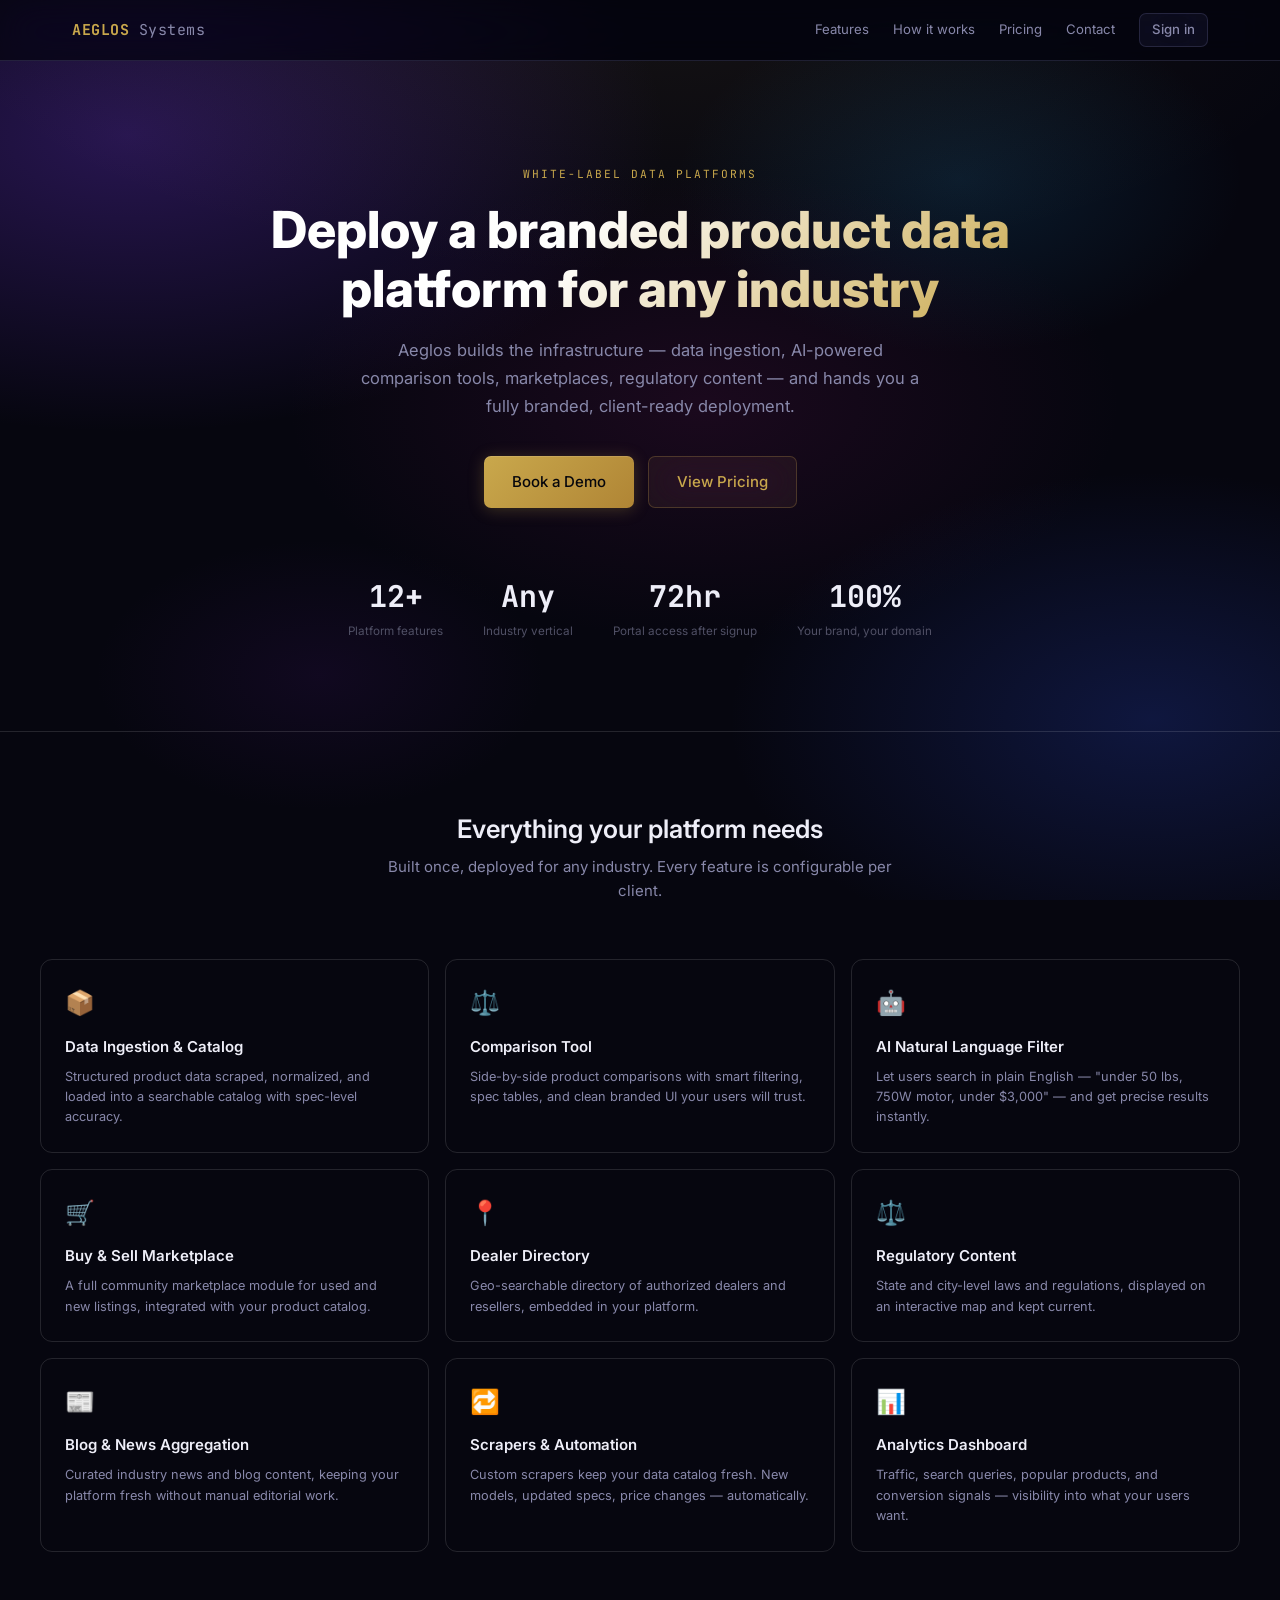
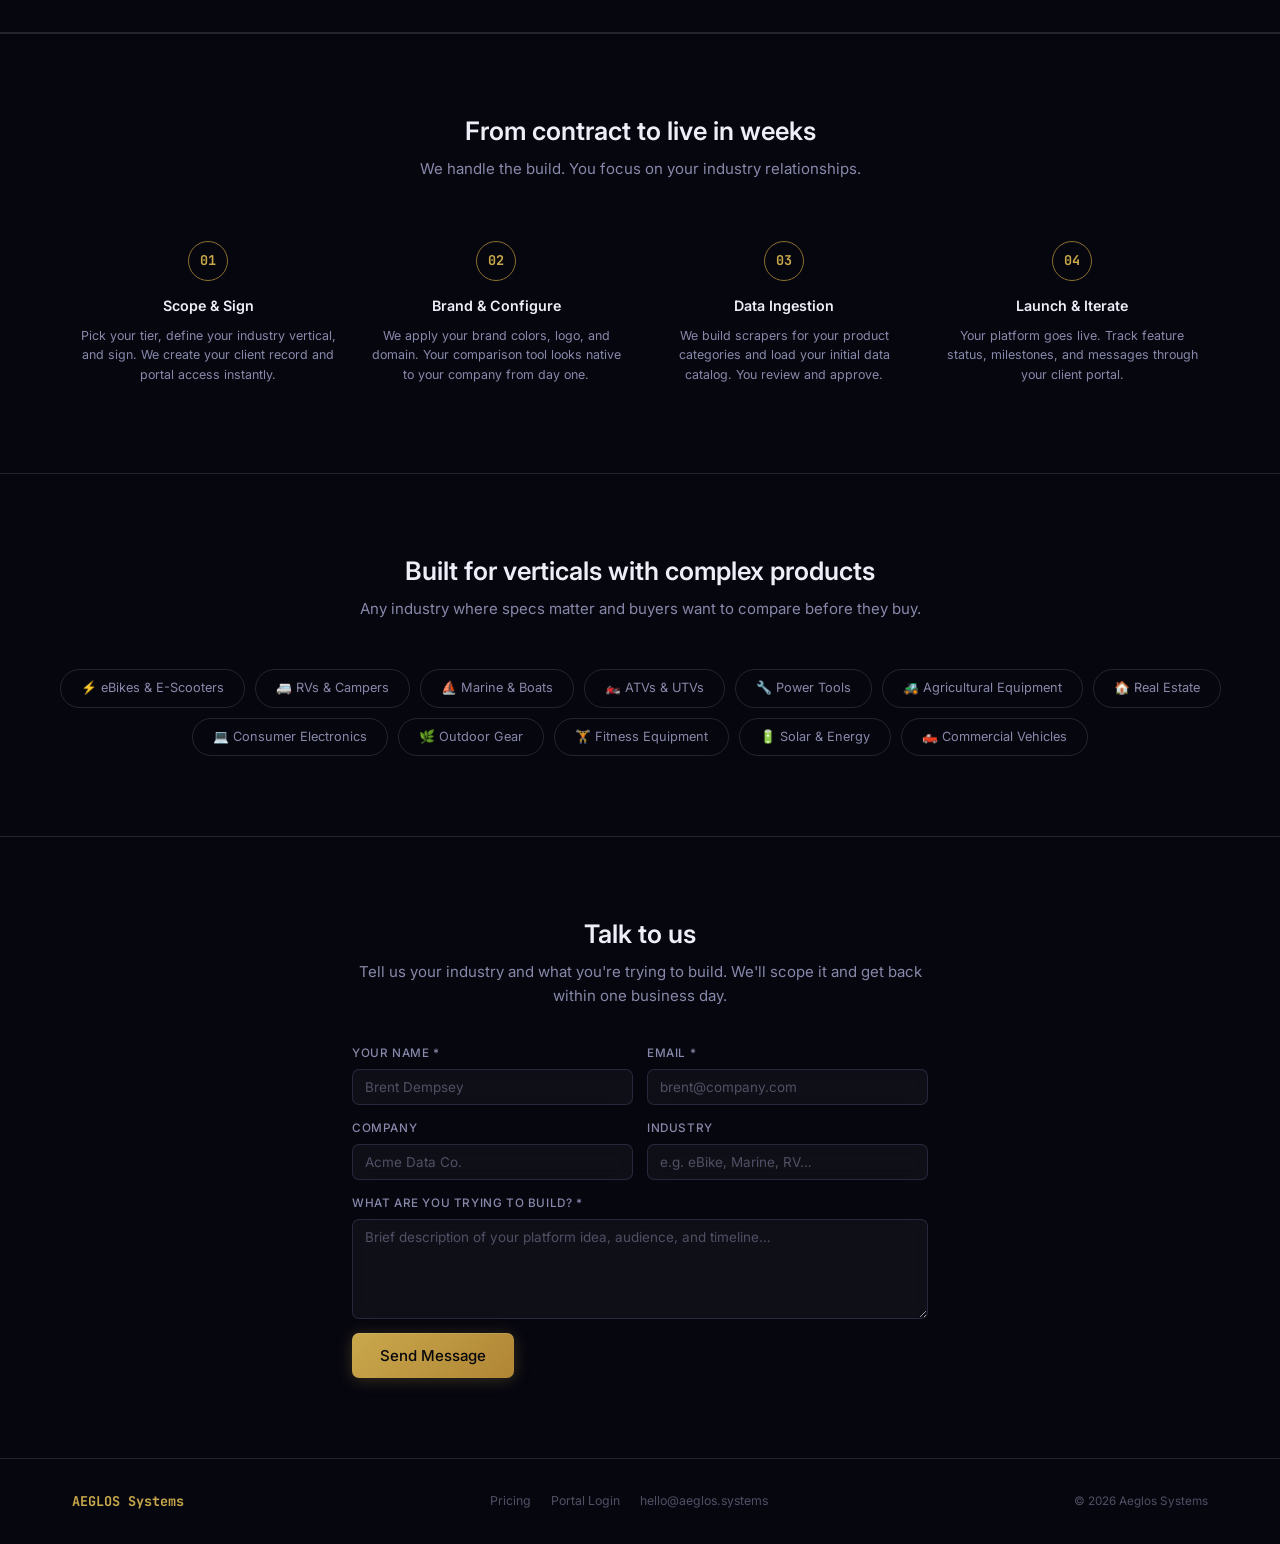
<file: demos/platform/index.html>
<!DOCTYPE html>
<html lang="en">
<head>
  <meta name="robots" content="noindex, nofollow, noarchive">
  <script src="demo-stub.js"></script>
<meta charset="UTF-8">
<meta name="viewport" content="width=device-width, initial-scale=1.0">
<title>Aeglos Systems — White-Label Data Platforms</title>
<meta name="description" content="Deploy a fully branded product data platform for any industry — comparison tools, AI filters, marketplaces, and regulatory content. Built to white-label.">
<link rel="stylesheet" href="css/platform.css">
<style>
  /* Hero */
  .hero {
    padding: 100px 0 90px;
    text-align: center;
    position: relative;
    overflow: hidden;
  }
  .hero::before {
    content: '';
    position: absolute;
    inset: 0;
    background: radial-gradient(ellipse 80% 60% at 50% -10%, rgba(201,168,76,0.08) 0%, transparent 70%);
    pointer-events: none;
  }
  .hero-eyebrow {
    font-family: var(--font-mono);
    font-size: 0.75rem;
    text-transform: uppercase;
    letter-spacing: 2px;
    color: var(--gold);
    margin-bottom: 18px;
    display: inline-block;
  }
  .hero h1 {
    font-size: 3.4rem;
    font-weight: 800;
    max-width: 760px;
    margin: 0 auto 18px;
    line-height: 1.15;
    background: linear-gradient(135deg, #fff 40%, var(--gold) 100%);
    -webkit-background-clip: text;
    -webkit-text-fill-color: transparent;
    background-clip: text;
  }
  .hero p {
    font-size: 1.1rem;
    color: var(--text-dim);
    max-width: 580px;
    margin: 0 auto 36px;
    line-height: 1.7;
  }
  .hero-cta { display: flex; gap: 14px; justify-content: center; flex-wrap: wrap; }
  .hero-stat-row {
    display: flex;
    gap: 40px;
    justify-content: center;
    margin-top: 64px;
    flex-wrap: wrap;
  }
  .hero-stat .val { font-size: 2rem; font-weight: 700; color: var(--text); font-family: var(--font-mono); }
  .hero-stat .lbl { font-size: 0.78rem; color: var(--text-muted); margin-top: 2px; }

  /* Divider */
  .divider { height: 1px; background: var(--border); }

  /* Features */
  .features-section { padding: 80px 0; }
  .features-section h2 { text-align: center; margin-bottom: 10px; }
  .features-section .sub { text-align: center; color: var(--text-dim); margin-bottom: 56px; max-width: 540px; margin-left: auto; margin-right: auto; }
  .features-grid { display: grid; grid-template-columns: repeat(3,1fr); gap: 16px; }
  .feature-card {
    background: var(--bg-card);
    border: 1px solid var(--border);
    border-radius: var(--radius-lg);
    padding: 24px;
    transition: border-color 0.2s;
  }
  .feature-card:hover { border-color: var(--gold-dim); }
  .feature-icon { font-size: 1.6rem; margin-bottom: 12px; }
  .feature-card h3 { font-size: 1rem; margin-bottom: 8px; }
  .feature-card p { font-size: 0.85rem; }

  /* How it works */
  .how-section { padding: 80px 0; background: var(--bg-card); border-top: 1px solid var(--border); border-bottom: 1px solid var(--border); }
  .how-section h2 { text-align: center; margin-bottom: 10px; }
  .how-section .sub { text-align: center; color: var(--text-dim); margin-bottom: 52px; }
  .steps-grid { display: grid; grid-template-columns: repeat(4,1fr); gap: 16px; }
  .step {
    text-align: center;
    padding: 8px;
  }
  .step-num {
    width: 40px;
    height: 40px;
    border-radius: 50%;
    border: 1px solid var(--gold-dim);
    color: var(--gold);
    font-family: var(--font-mono);
    font-size: 0.9rem;
    font-weight: 700;
    display: flex;
    align-items: center;
    justify-content: center;
    margin: 0 auto 14px;
  }
  .step h3 { font-size: 0.95rem; margin-bottom: 8px; }
  .step p { font-size: 0.83rem; }

  /* Industries */
  .industries-section { padding: 80px 0; }
  .industries-section h2 { text-align: center; margin-bottom: 10px; }
  .industries-section .sub { text-align: center; color: var(--text-dim); margin-bottom: 48px; }
  .industry-pills { display: flex; flex-wrap: wrap; gap: 10px; justify-content: center; }
  .industry-pill {
    background: var(--bg-card);
    border: 1px solid var(--border);
    border-radius: 100px;
    padding: 8px 20px;
    font-size: 0.85rem;
    color: var(--text-dim);
    transition: all 0.15s;
  }
  .industry-pill:hover { border-color: var(--gold-dim); color: var(--gold); }

  /* Contact */
  .contact-section { padding: 80px 0; background: var(--bg-card); border-top: 1px solid var(--border); }
  .contact-inner { max-width: 640px; margin: 0 auto; text-align: center; }
  .contact-inner h2 { margin-bottom: 10px; }
  .contact-inner .sub { margin-bottom: 36px; }
  .contact-form { display: flex; flex-direction: column; gap: 14px; text-align: left; }
  .contact-row { display: grid; grid-template-columns: 1fr 1fr; gap: 14px; }

  /* Footer */
  footer { border-top: 1px solid var(--border); padding: 32px 0; }
  .footer-inner { max-width: 1200px; margin: 0 auto; padding: 0 32px; display: flex; align-items: center; justify-content: space-between; flex-wrap: wrap; gap: 16px; }
  .footer-logo { font-family: var(--font-mono); font-size: 0.9rem; color: var(--gold); font-weight: 700; }
  .footer-links { display: flex; gap: 20px; }
  .footer-links a { font-size: 0.82rem; color: var(--text-muted); }
  .footer-links a:hover { color: var(--text-dim); }

  #toast { position:fixed; bottom:24px; right:24px; z-index:9999; display:flex; flex-direction:column; gap:8px; }

  @media (max-width: 900px) {
    .hero h1 { font-size: 2.2rem; }
    .features-grid, .steps-grid { grid-template-columns: 1fr 1fr; }
    .hero { padding: 60px 0; }
  }
  @media (max-width: 600px) {
    .features-grid, .steps-grid { grid-template-columns: 1fr; }
    .contact-row { grid-template-columns: 1fr; }
    .hero h1 { font-size: 1.8rem; }
    .hero-stat-row { gap: 24px; }
  }
</style>
</head>
<body>

<nav class="site-nav">
  <div class="nav-inner">
    <a href="index.html" class="nav-logo">AEGLOS <span>Systems</span></a>
    <div class="nav-links">
      <a href="#features">Features</a>
      <a href="#how-it-works">How it works</a>
      <a href="pricing.html">Pricing</a>
      <a href="#contact">Contact</a>
      <a href="login.html" class="btn btn-ghost btn-sm">Sign in</a>
    </div>
  </div>
</nav>

<!-- Hero -->
<section class="hero">
  <div class="page-container">
    <div class="hero-eyebrow">White-Label Data Platforms</div>
    <h1>Deploy a branded product data platform for any industry</h1>
    <p>Aeglos builds the infrastructure — data ingestion, AI-powered comparison tools, marketplaces, regulatory content — and hands you a fully branded, client-ready deployment.</p>
    <div class="hero-cta">
      <a href="#contact" class="btn btn-primary btn-lg">Book a Demo</a>
      <a href="pricing.html" class="btn btn-secondary btn-lg">View Pricing</a>
    </div>
    <div class="hero-stat-row">
      <div class="hero-stat"><div class="val">12+</div><div class="lbl">Platform features</div></div>
      <div class="hero-stat"><div class="val">Any</div><div class="lbl">Industry vertical</div></div>
      <div class="hero-stat"><div class="val">72hr</div><div class="lbl">Portal access after signup</div></div>
      <div class="hero-stat"><div class="val">100%</div><div class="lbl">Your brand, your domain</div></div>
    </div>
  </div>
</section>

<div class="divider"></div>

<!-- Features -->
<section class="features-section page-container" id="features">
  <h2>Everything your platform needs</h2>
  <p class="sub">Built once, deployed for any industry. Every feature is configurable per client.</p>
  <div class="features-grid">
    <div class="feature-card">
      <div class="feature-icon">📦</div>
      <h3>Data Ingestion &amp; Catalog</h3>
      <p>Structured product data scraped, normalized, and loaded into a searchable catalog with spec-level accuracy.</p>
    </div>
    <div class="feature-card">
      <div class="feature-icon">⚖️</div>
      <h3>Comparison Tool</h3>
      <p>Side-by-side product comparisons with smart filtering, spec tables, and clean branded UI your users will trust.</p>
    </div>
    <div class="feature-card">
      <div class="feature-icon">🤖</div>
      <h3>AI Natural Language Filter</h3>
      <p>Let users search in plain English — "under 50 lbs, 750W motor, under $3,000" — and get precise results instantly.</p>
    </div>
    <div class="feature-card">
      <div class="feature-icon">🛒</div>
      <h3>Buy &amp; Sell Marketplace</h3>
      <p>A full community marketplace module for used and new listings, integrated with your product catalog.</p>
    </div>
    <div class="feature-card">
      <div class="feature-icon">📍</div>
      <h3>Dealer Directory</h3>
      <p>Geo-searchable directory of authorized dealers and resellers, embedded in your platform.</p>
    </div>
    <div class="feature-card">
      <div class="feature-icon">⚖️</div>
      <h3>Regulatory Content</h3>
      <p>State and city-level laws and regulations, displayed on an interactive map and kept current.</p>
    </div>
    <div class="feature-card">
      <div class="feature-icon">📰</div>
      <h3>Blog &amp; News Aggregation</h3>
      <p>Curated industry news and blog content, keeping your platform fresh without manual editorial work.</p>
    </div>
    <div class="feature-card">
      <div class="feature-icon">🔁</div>
      <h3>Scrapers &amp; Automation</h3>
      <p>Custom scrapers keep your data catalog fresh. New models, updated specs, price changes — automatically.</p>
    </div>
    <div class="feature-card">
      <div class="feature-icon">📊</div>
      <h3>Analytics Dashboard</h3>
      <p>Traffic, search queries, popular products, and conversion signals — visibility into what your users want.</p>
    </div>
  </div>
</section>

<div class="divider"></div>

<!-- How it works -->
<section class="how-section" id="how-it-works">
  <div class="page-container">
    <h2>From contract to live in weeks</h2>
    <p class="sub">We handle the build. You focus on your industry relationships.</p>
    <div class="steps-grid">
      <div class="step">
        <div class="step-num">01</div>
        <h3>Scope &amp; Sign</h3>
        <p>Pick your tier, define your industry vertical, and sign. We create your client record and portal access instantly.</p>
      </div>
      <div class="step">
        <div class="step-num">02</div>
        <h3>Brand &amp; Configure</h3>
        <p>We apply your brand colors, logo, and domain. Your comparison tool looks native to your company from day one.</p>
      </div>
      <div class="step">
        <div class="step-num">03</div>
        <h3>Data Ingestion</h3>
        <p>We build scrapers for your product categories and load your initial data catalog. You review and approve.</p>
      </div>
      <div class="step">
        <div class="step-num">04</div>
        <h3>Launch &amp; Iterate</h3>
        <p>Your platform goes live. Track feature status, milestones, and messages through your client portal.</p>
      </div>
    </div>
  </div>
</section>

<!-- Industries -->
<section class="industries-section page-container">
  <h2>Built for verticals with complex products</h2>
  <p class="sub">Any industry where specs matter and buyers want to compare before they buy.</p>
  <div class="industry-pills">
    <div class="industry-pill">⚡ eBikes &amp; E-Scooters</div>
    <div class="industry-pill">🚐 RVs &amp; Campers</div>
    <div class="industry-pill">⛵ Marine &amp; Boats</div>
    <div class="industry-pill">🏍️ ATVs &amp; UTVs</div>
    <div class="industry-pill">🔧 Power Tools</div>
    <div class="industry-pill">🚜 Agricultural Equipment</div>
    <div class="industry-pill">🏠 Real Estate</div>
    <div class="industry-pill">💻 Consumer Electronics</div>
    <div class="industry-pill">🌿 Outdoor Gear</div>
    <div class="industry-pill">🏋️ Fitness Equipment</div>
    <div class="industry-pill">🔋 Solar &amp; Energy</div>
    <div class="industry-pill">🛻 Commercial Vehicles</div>
  </div>
</section>

<!-- Contact -->
<section class="contact-section" id="contact">
  <div class="contact-inner page-container">
    <h2>Talk to us</h2>
    <p class="sub">Tell us your industry and what you're trying to build. We'll scope it and get back within one business day.</p>
    <div id="contactSuccess" class="alert alert-success hidden" style="margin-bottom:20px;text-align:left;"></div>
    <form class="contact-form" onsubmit="submitContact(event)">
      <div class="contact-row">
        <div class="form-group">
          <label>Your Name *</label>
          <input type="text" id="c_name" required placeholder="Brent Dempsey">
        </div>
        <div class="form-group">
          <label>Email *</label>
          <input type="email" id="c_email" required placeholder="brent@company.com">
        </div>
      </div>
      <div class="contact-row">
        <div class="form-group">
          <label>Company</label>
          <input type="text" id="c_company" placeholder="Acme Data Co.">
        </div>
        <div class="form-group">
          <label>Industry</label>
          <input type="text" id="c_industry" placeholder="e.g. eBike, Marine, RV…">
        </div>
      </div>
      <div class="form-group">
        <label>What are you trying to build? *</label>
        <textarea id="c_message" required placeholder="Brief description of your platform idea, audience, and timeline…" style="min-height:100px;"></textarea>
      </div>
      <div>
        <button type="submit" class="btn btn-primary btn-lg" id="contactBtn">Send Message</button>
      </div>
    </form>
  </div>
</section>

<footer>
  <div class="footer-inner">
    <div class="footer-logo">AEGLOS Systems</div>
    <div class="footer-links">
      <a href="pricing.html">Pricing</a>
      <a href="login.html">Portal Login</a>
      <a href="mailto:hello@aeglos.systems">hello@aeglos.systems</a>
    </div>
    <div style="font-size:0.78rem;color:var(--text-muted);">© 2026 Aeglos Systems</div>
  </div>
</footer>

<div id="toast"></div>

<script>
function toast(msg, type='ok') {
  const div = document.createElement('div');
  div.className = `toast-msg toast-${type}`;
  div.textContent = msg;
  document.getElementById('toast').appendChild(div);
  setTimeout(() => div.remove(), 4000);
}

async function submitContact(e) {
  e.preventDefault();
  const btn = document.getElementById('contactBtn');
  btn.disabled = true;
  btn.textContent = 'Sending…';
  const body = {
    name:     document.getElementById('c_name').value.trim(),
    email:    document.getElementById('c_email').value.trim(),
    company:  document.getElementById('c_company').value.trim(),
    industry: document.getElementById('c_industry').value.trim(),
    message:  document.getElementById('c_message').value.trim(),
  };
  try {
    const res = await fetch('/api/contact', {
      method: 'POST',
      headers: { 'Content-Type': 'application/json' },
      body: JSON.stringify(body)
    });
    const data = await res.json();
    if (!res.ok) { toast(data.error || 'Submission failed.', 'err'); return; }
    const success = document.getElementById('contactSuccess');
    success.textContent = `Thanks ${body.name}! We'll be in touch within one business day.`;
    success.classList.remove('hidden');
    e.target.reset();
    success.scrollIntoView({ behavior: 'smooth', block: 'nearest' });
  } catch {
    toast('Network error. Please try again.', 'err');
  } finally {
    btn.disabled = false;
    btn.textContent = 'Send Message';
  }
}
</script>
</body>
</html>
</file>
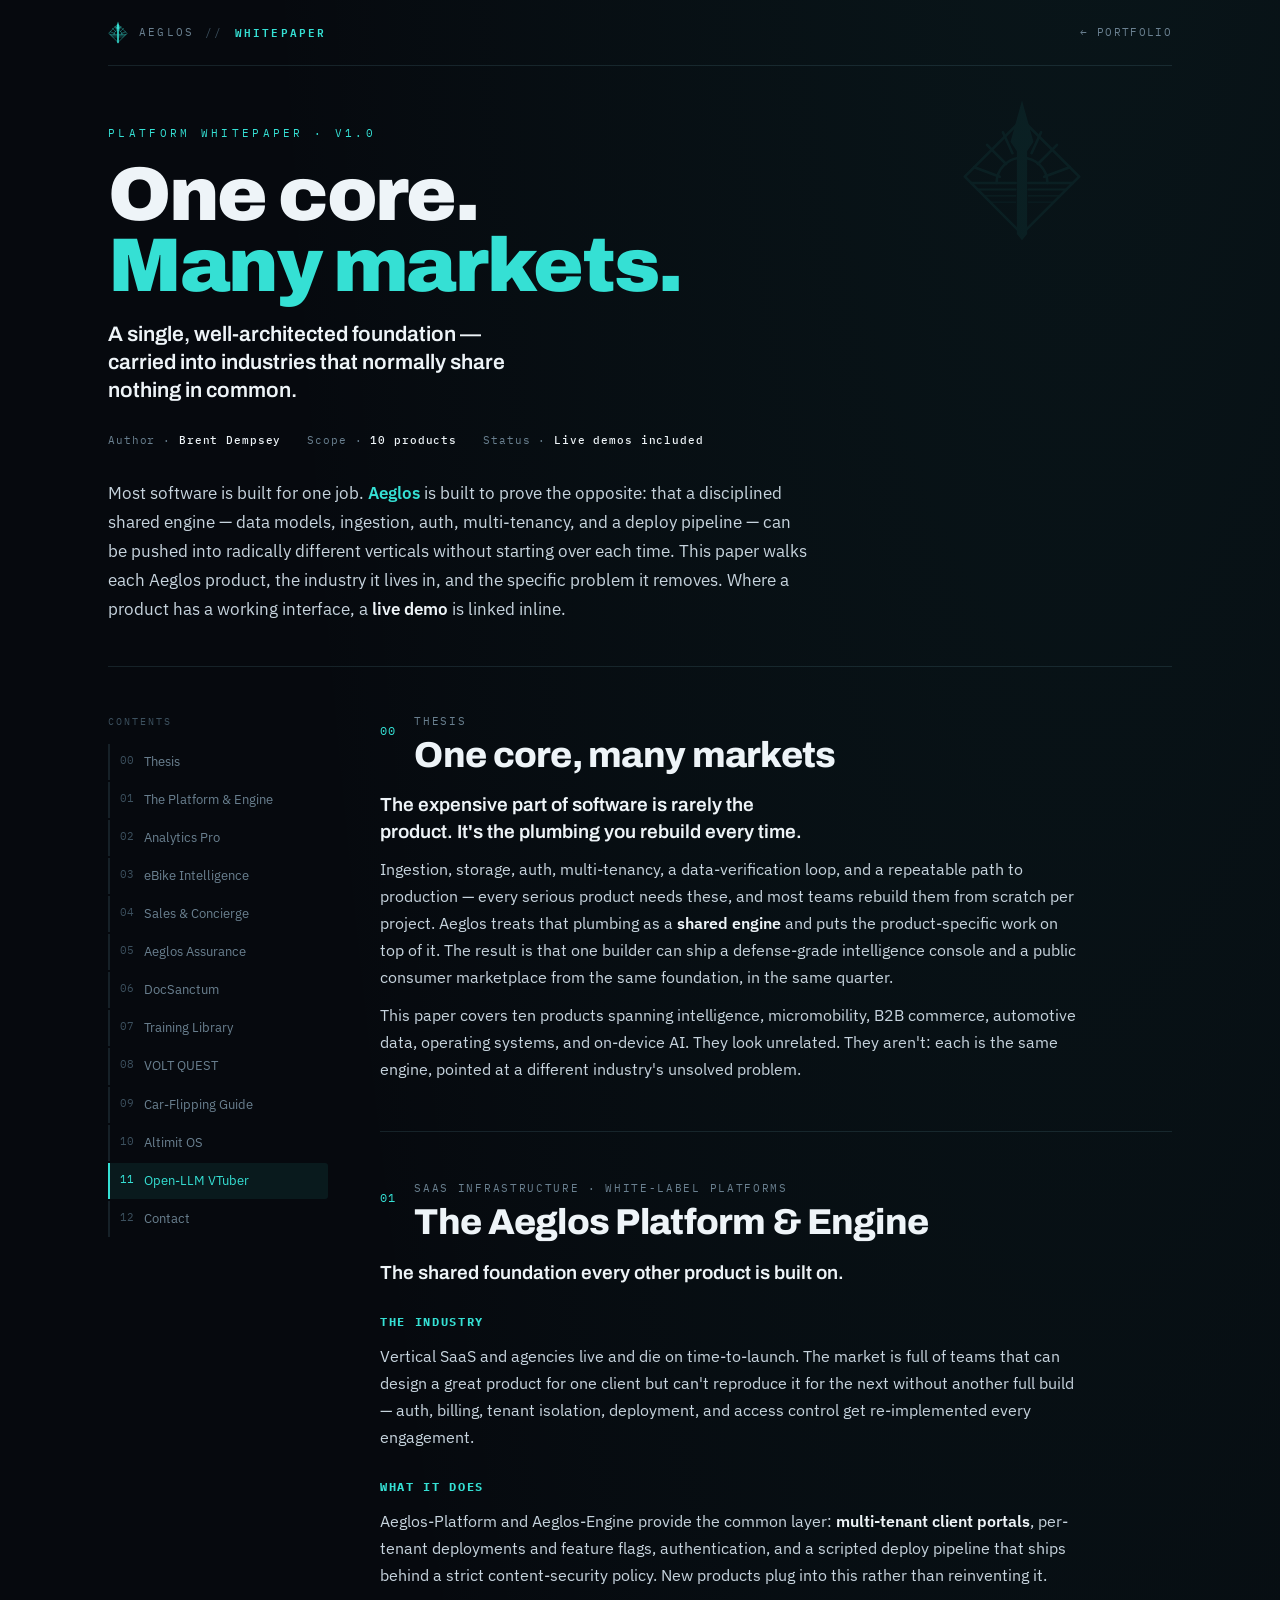
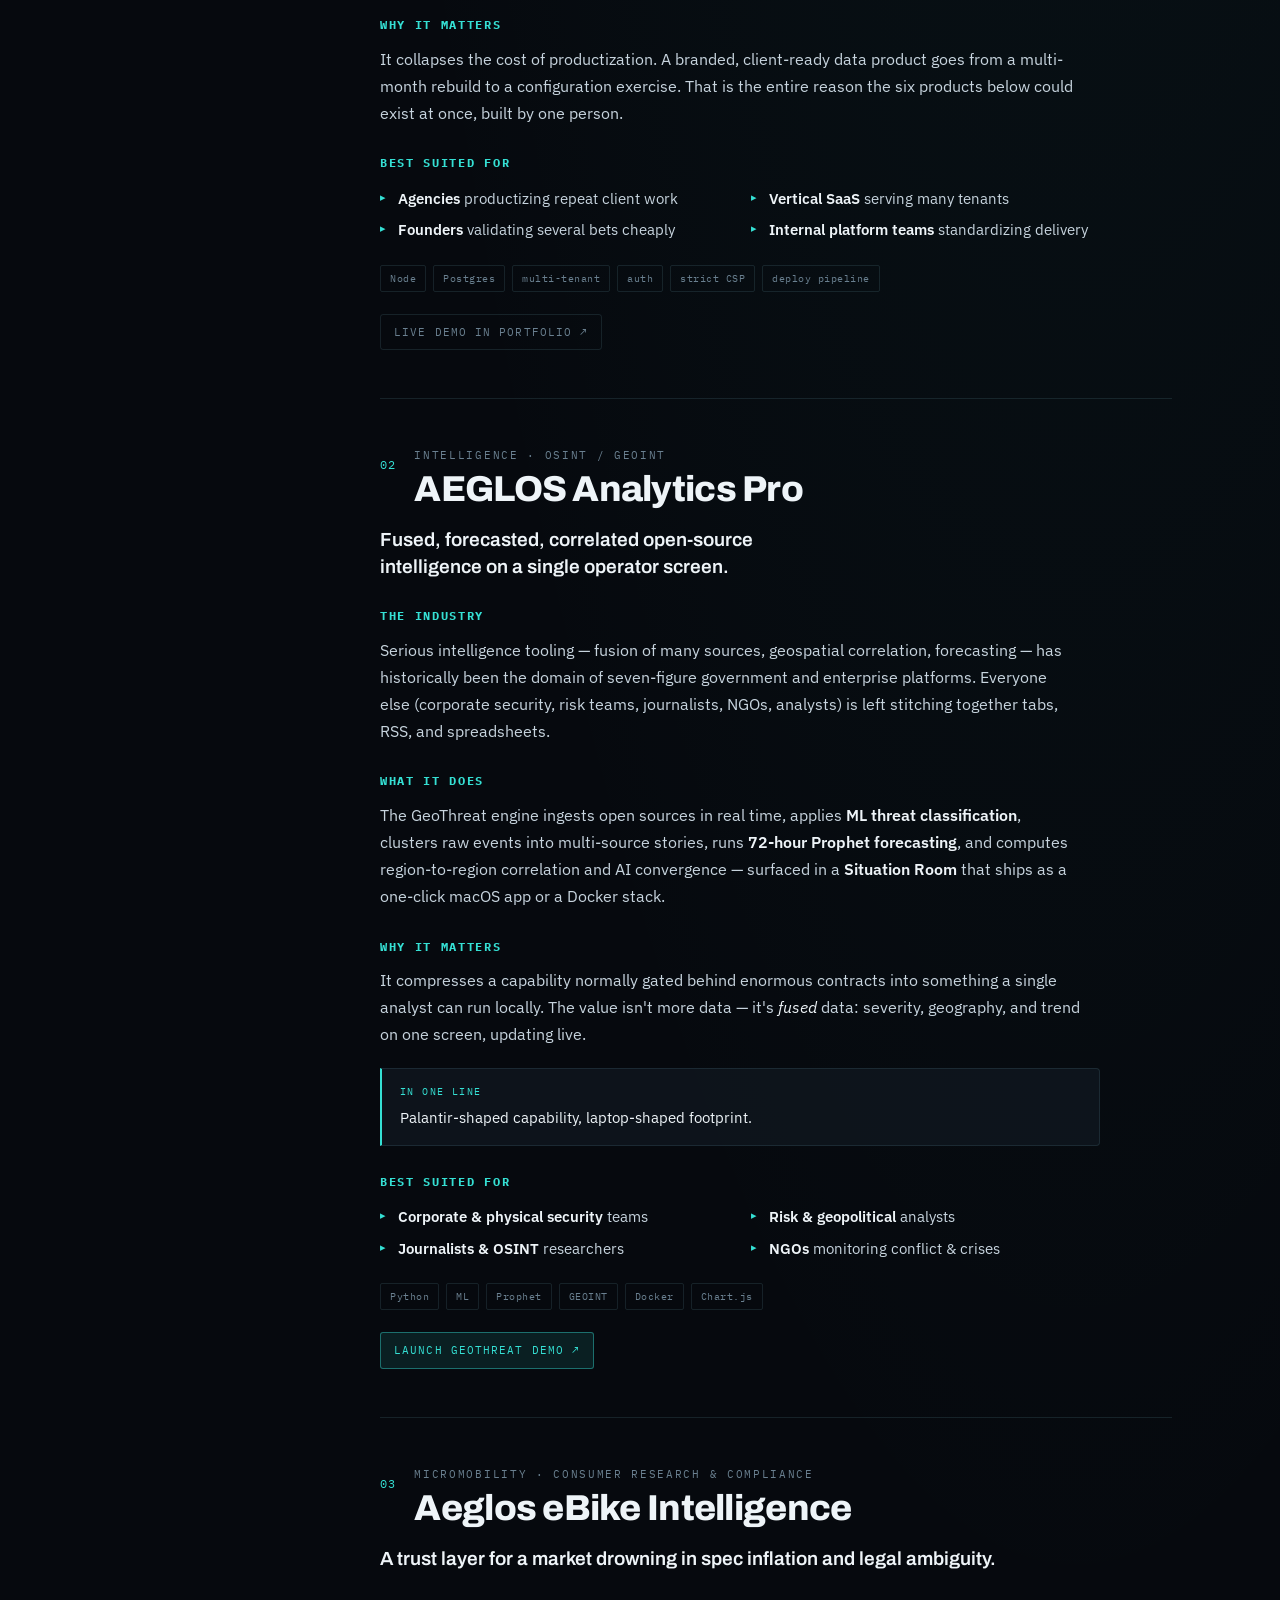
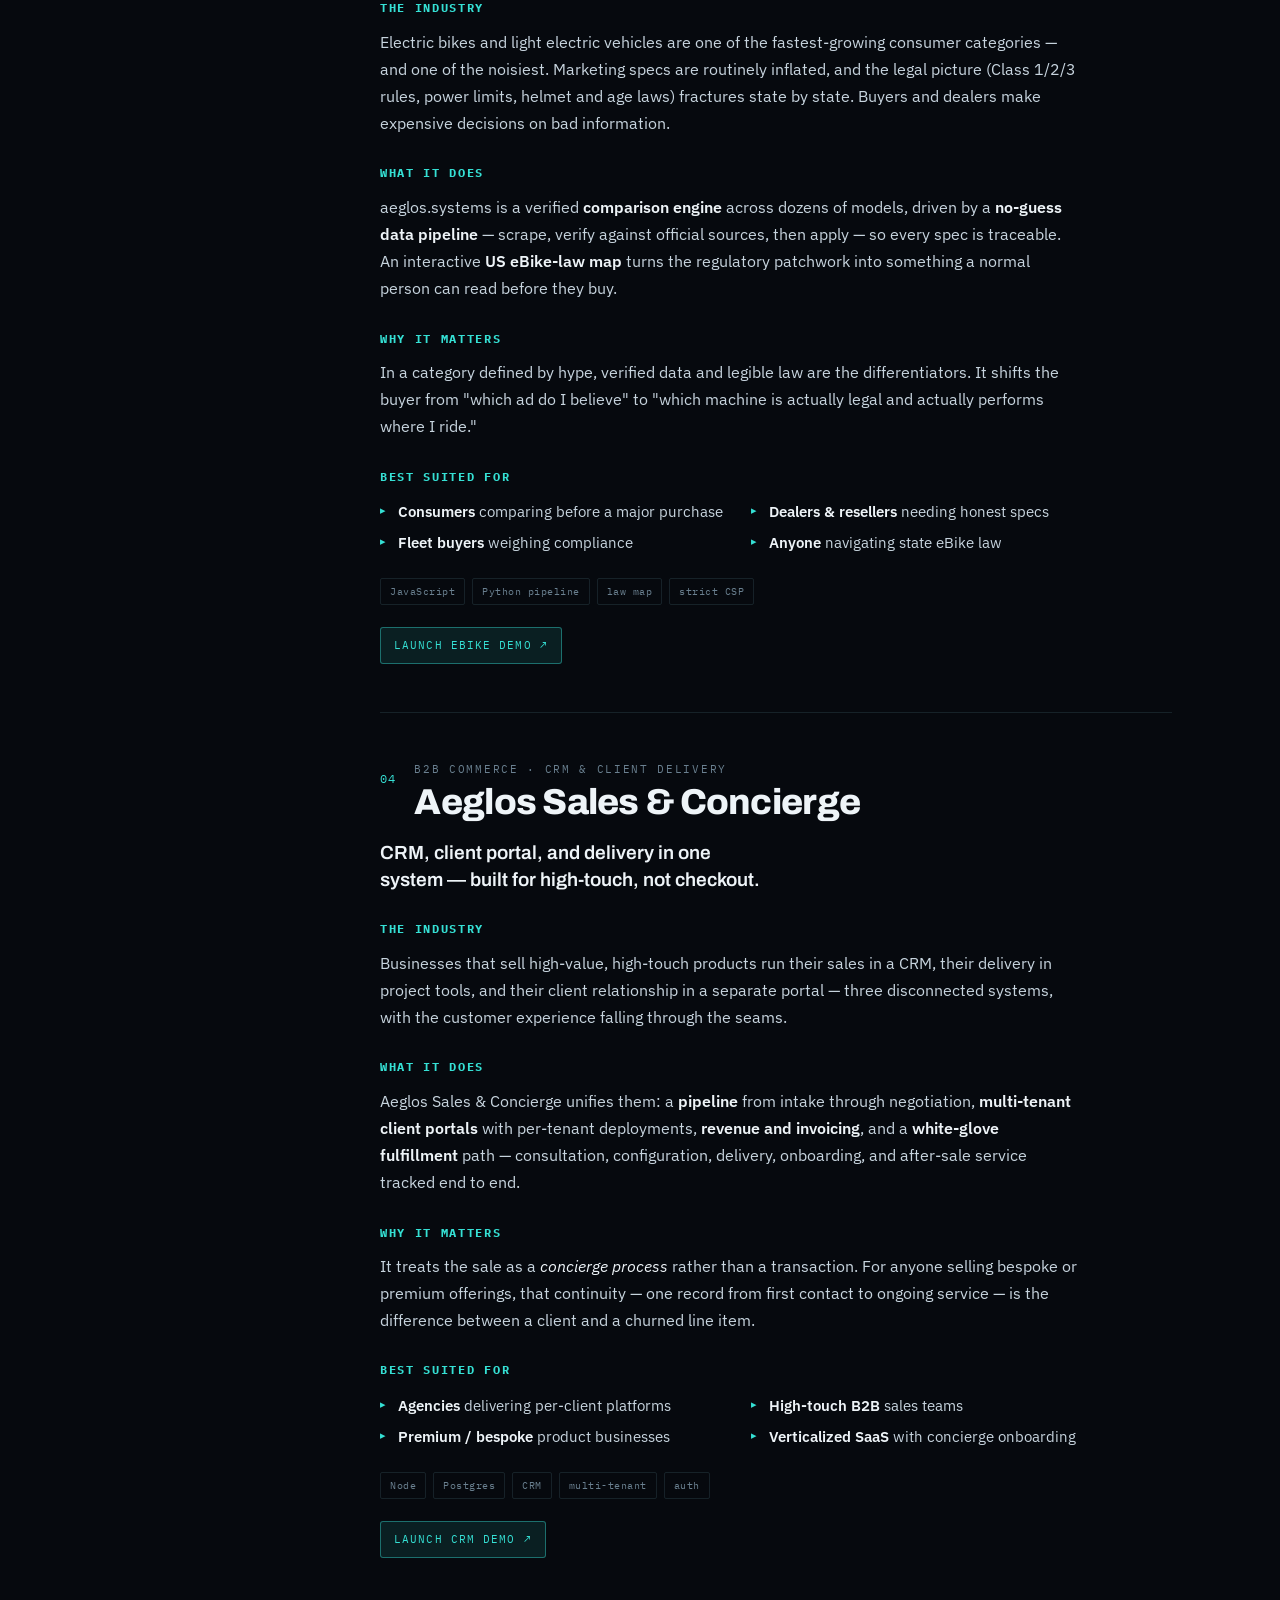
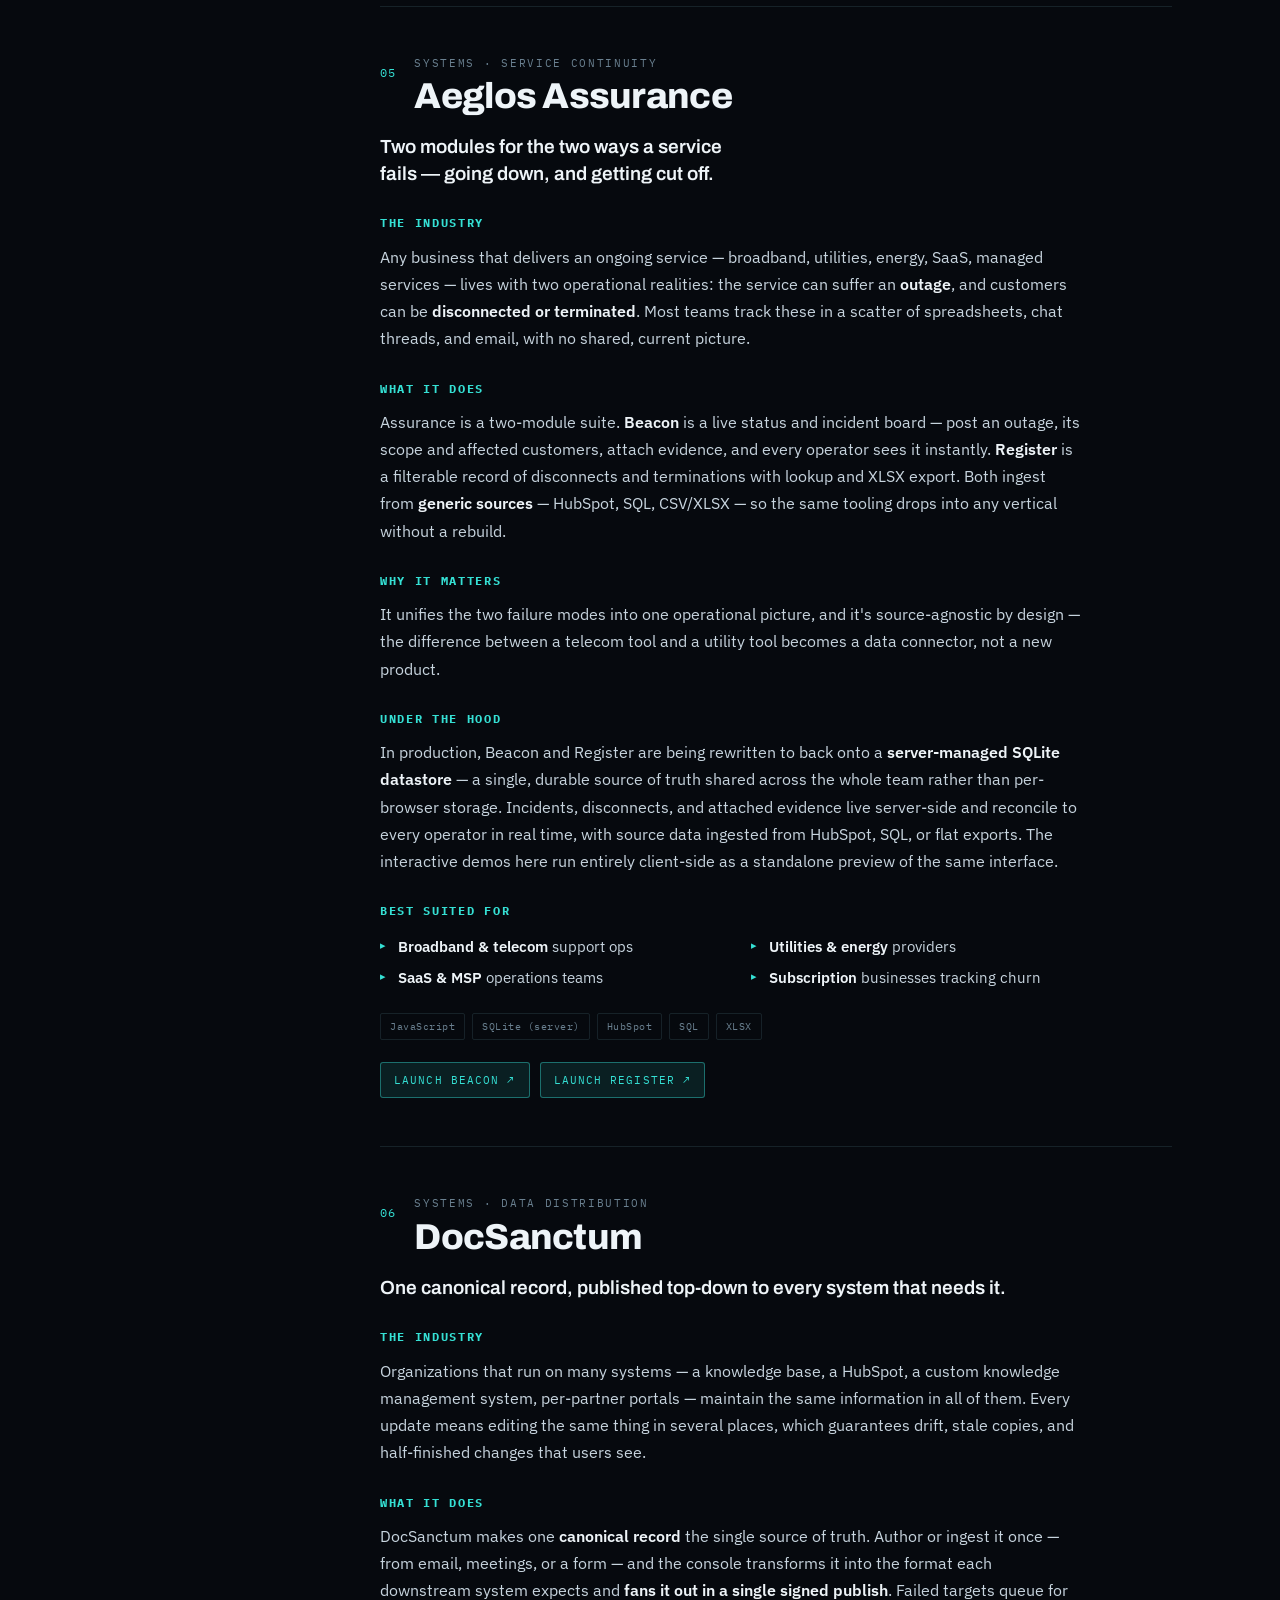
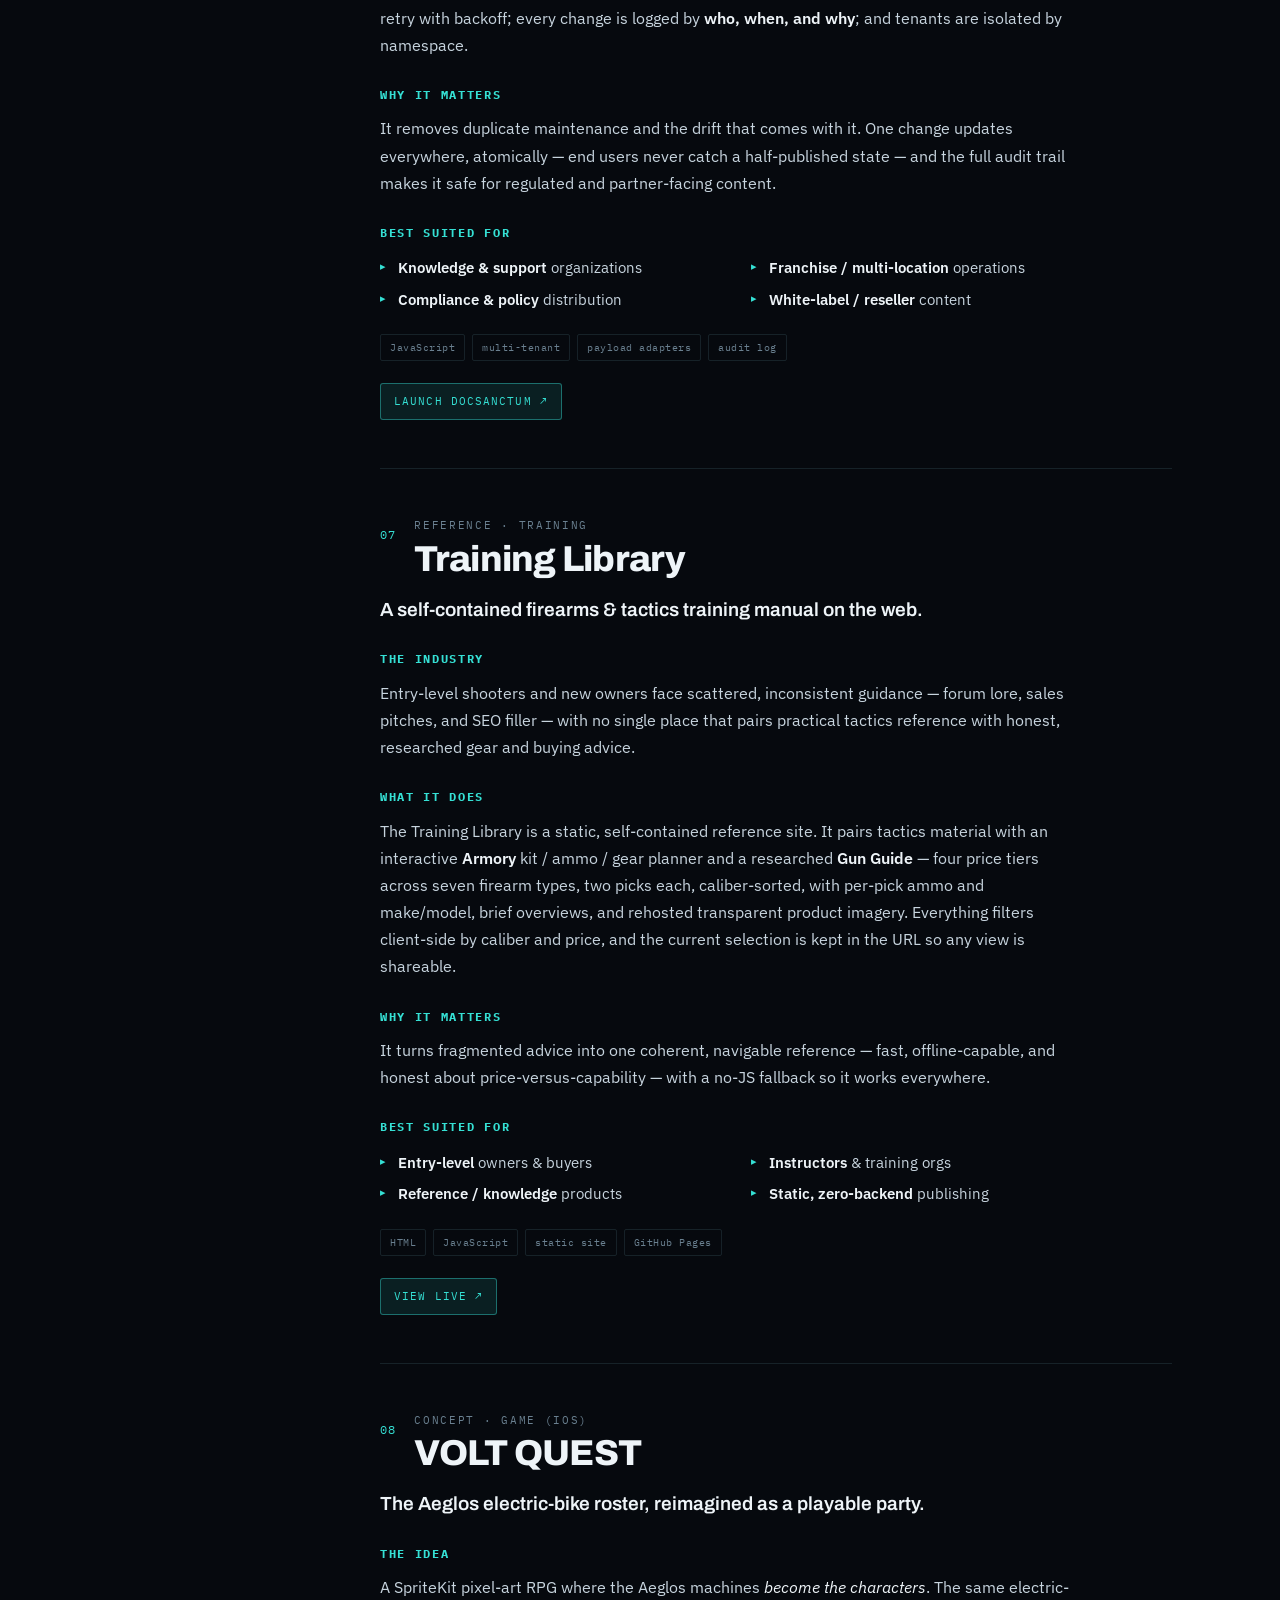
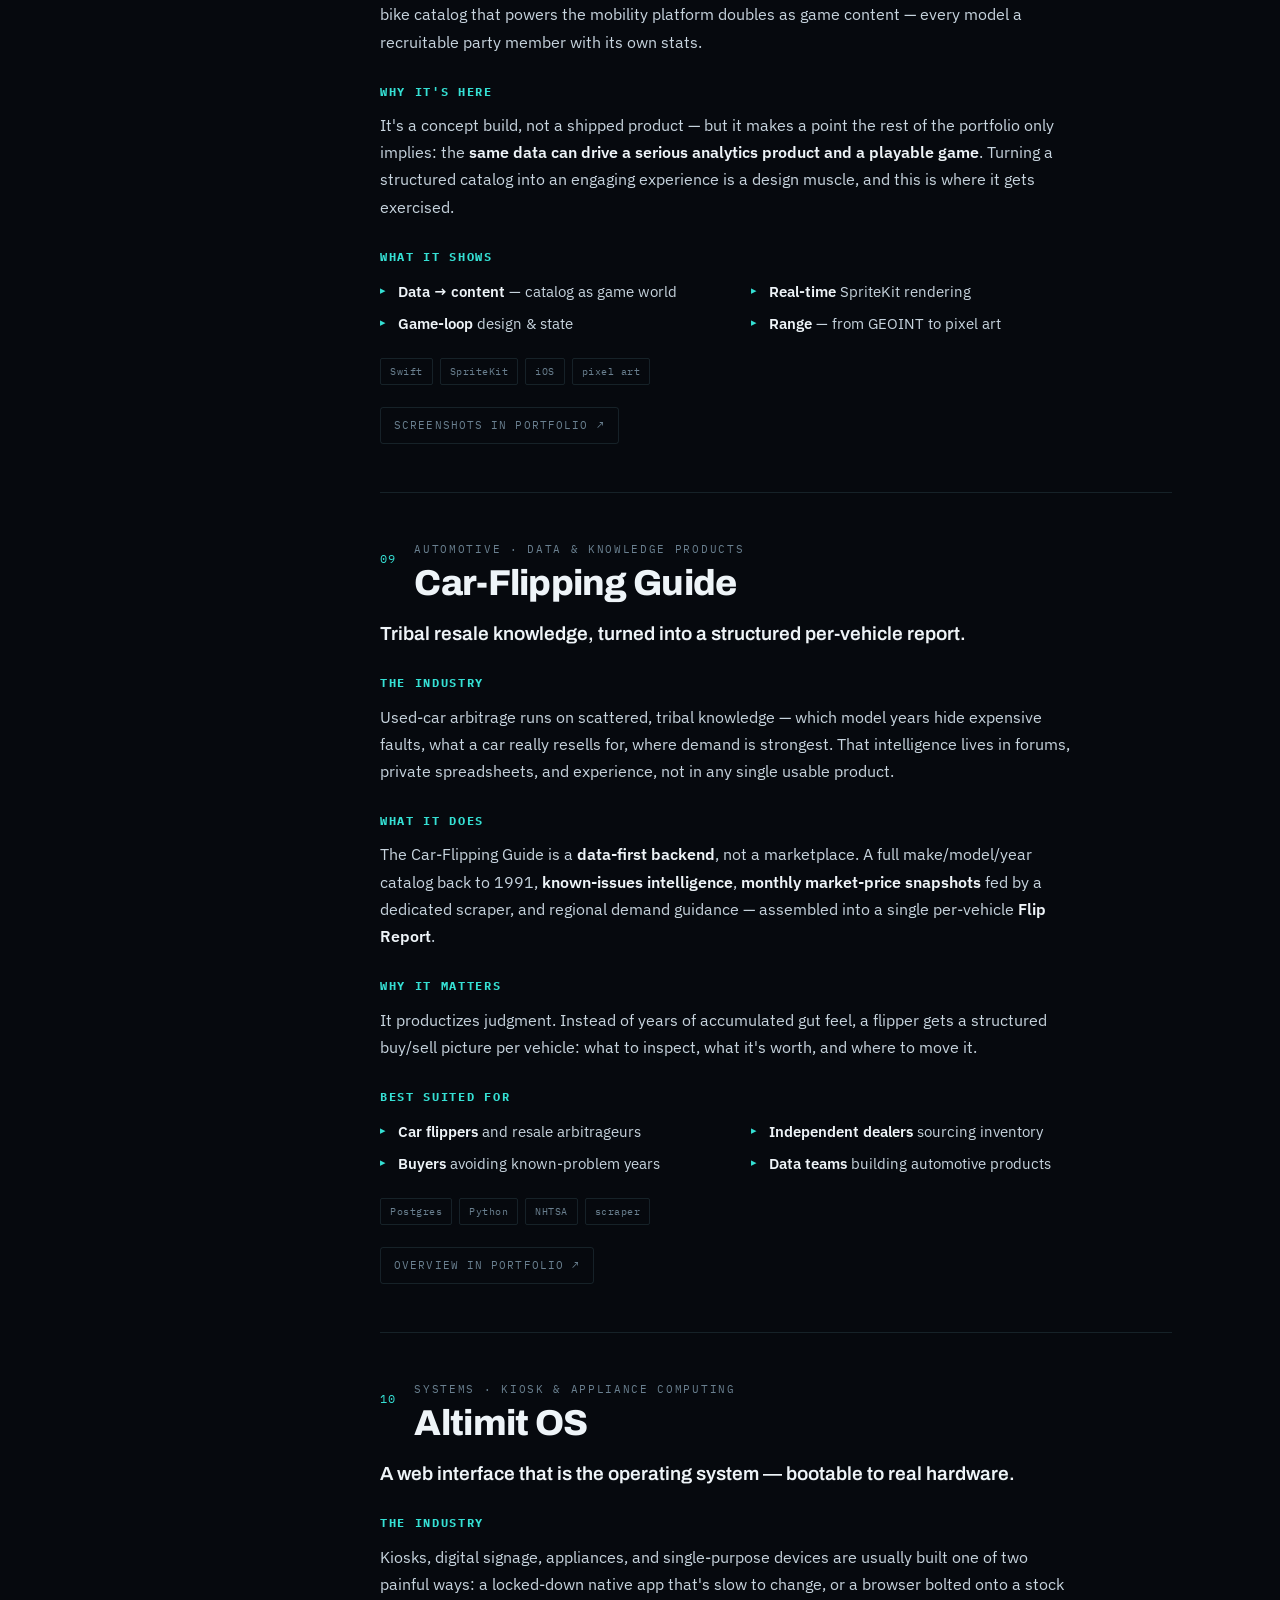
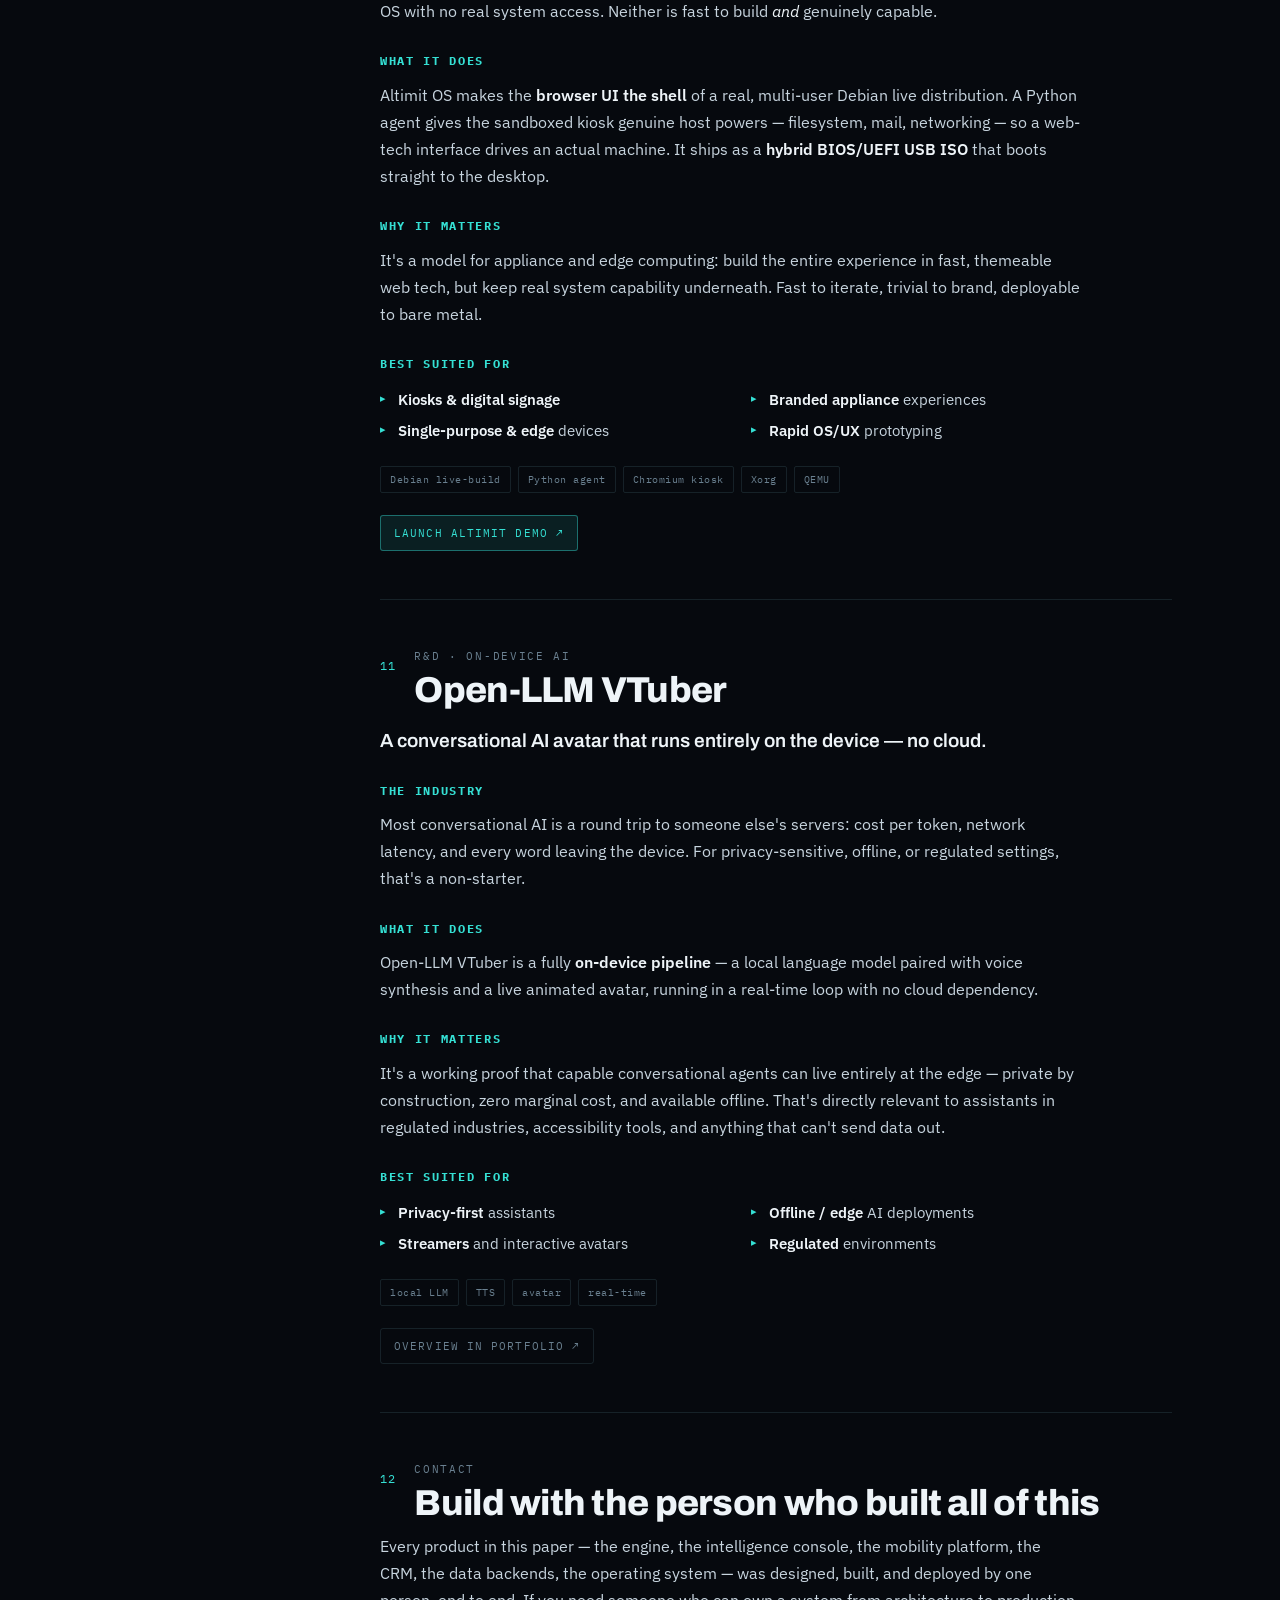
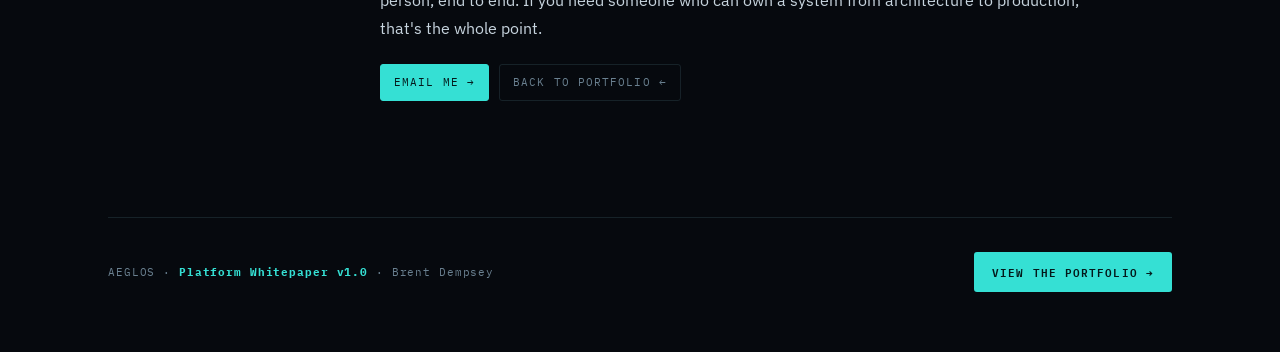
<file: whitepaper.html>
<!DOCTYPE html>
<html lang="en">
<head>
<meta charset="utf-8">
<meta name="viewport" content="width=device-width, initial-scale=1">
<meta name="robots" content="noindex, nofollow, noarchive, noimageindex">
<title>AEGLOS — Platform Whitepaper</title>
<meta name="description" content="The Aeglos Platform Whitepaper: one shared core, pushed across intelligence, mobility, commerce, automotive data, and systems — what each product does and how it changes its industry.">
<meta property="og:type" content="article">
<meta property="og:title" content="AEGLOS — Platform Whitepaper">
<meta property="og:description" content="One core, many markets. How the Aeglos products change the industries they operate in.">
<link rel="preconnect" href="https://fonts.googleapis.com">
<link rel="preconnect" href="https://fonts.gstatic.com" crossorigin>
<link href="https://fonts.googleapis.com/css2?family=Archivo:wght@600;700;800;900&family=IBM+Plex+Mono:wght@400;500;600&family=IBM+Plex+Sans:wght@300;400;500;600&display=swap" rel="stylesheet">
<link rel="icon" type="image/svg+xml" href="favicon.svg">
<style>
  :root{
    --void:#06090e; --surface:rgba(14,22,31,.6); --surface2:rgba(20,30,41,.5);
    --ink:#c7d4de; --head:#eef4f8; --dim:#6a8090; --faint:#3c505e;
    --signal:#35e0d4; --amber:#ffb24d;
    --line:rgba(120,180,200,.14); --line-strong:rgba(120,190,205,.28);
    --acc:var(--signal);
    --mono:'IBM Plex Mono',ui-monospace,Menlo,monospace;
    --sans:'IBM Plex Sans',system-ui,-apple-system,sans-serif;
    --display:'Archivo',system-ui,sans-serif;
    --max:1120px;
  }
  *{box-sizing:border-box;margin:0;padding:0}
  html{scroll-behavior:smooth}
  body{background:var(--void);color:var(--ink);font-family:var(--sans);line-height:1.7;-webkit-font-smoothing:antialiased;
    background-image:radial-gradient(120% 70% at 84% -10%, rgba(53,224,212,.07), transparent 55%);overflow-x:hidden}
  a{color:var(--signal);text-decoration:none}
  a:hover{text-decoration:underline}
  #progress{position:fixed;top:0;left:0;height:2px;background:var(--signal);width:0;z-index:100;box-shadow:0 0 10px var(--signal)}
  .mk{display:block;color:var(--signal)}
  .wrap{max-width:var(--max);margin:0 auto;padding:0 28px}

  /* topbar */
  .top{display:flex;justify-content:space-between;align-items:center;padding:20px 0;border-bottom:1px solid var(--line);margin-bottom:0}
  .brand{display:flex;align-items:center;gap:11px;font-family:var(--mono);font-size:11px;letter-spacing:.2em;color:var(--dim)}
  .brand b{color:var(--signal);font-weight:600}
  .brand .mk{width:20px;height:25px}
  .back{font-family:var(--mono);font-size:11px;letter-spacing:.12em;text-transform:uppercase;color:var(--dim)}
  .back:hover{color:var(--signal);text-decoration:none}

  /* cover */
  .cover{padding:58px 0 42px;border-bottom:1px solid var(--line);position:relative}
  .cover .eyebrow{font-family:var(--mono);font-size:11px;letter-spacing:.3em;text-transform:uppercase;color:var(--signal)}
  .cover h1{font-family:var(--display);font-weight:900;font-size:clamp(40px,7vw,76px);letter-spacing:-.03em;line-height:.94;color:var(--head);margin-top:16px}
  .cover h1 span{color:var(--signal)}
  .cover .tagline{font-family:var(--display);font-weight:600;font-size:clamp(17px,2.3vw,21px);color:var(--head);margin-top:18px;max-width:34ch;line-height:1.35}
  .cover .meta{display:flex;flex-wrap:wrap;gap:10px 26px;margin-top:26px;font-family:var(--mono);font-size:11px;letter-spacing:.08em;color:var(--dim)}
  .cover .meta b{color:var(--head);font-weight:500}
  .cover-mk{position:absolute;right:0;top:30px;width:min(300px,30vw);height:auto;color:var(--signal);opacity:.06;pointer-events:none}
  .abstract{margin-top:30px;max-width:70ch;font-size:17px;color:var(--ink)}
  .abstract b{color:var(--head);font-weight:600} .abstract em{color:var(--signal);font-style:normal;font-weight:600}

  /* doc layout */
  .doc{display:grid;grid-template-columns:220px 1fr;gap:52px;padding:46px 0 20px;align-items:start}
  .toc{position:sticky;top:24px}
  .toc .toc-h{font-family:var(--mono);font-size:10px;letter-spacing:.2em;text-transform:uppercase;color:var(--faint);margin-bottom:14px}
  .toc ol{list-style:none;display:flex;flex-direction:column;gap:2px}
  .toc a{display:flex;gap:10px;padding:7px 10px;border-left:2px solid var(--line);font-size:13px;color:var(--dim);border-radius:0 3px 3px 0;transition:all .15s}
  .toc a:hover{color:var(--ink);background:rgba(53,224,212,.05);text-decoration:none}
  .toc a.active{color:var(--signal);border-left-color:var(--signal);background:color-mix(in srgb,var(--signal) 8%,transparent)}
  .toc a .n{font-family:var(--mono);font-size:11px;color:var(--faint);flex:none}
  .toc a.active .n{color:var(--signal)}

  article{min-width:0}
  section{scroll-margin-top:24px;padding-bottom:48px;margin-bottom:48px;border-bottom:1px solid var(--line)}
  section:last-of-type{border-bottom:0}
  .s-head{display:flex;gap:18px;align-items:flex-start}
  .s-num{font-family:var(--mono);font-size:12px;color:var(--acc);letter-spacing:.1em;padding-top:8px;flex:none}
  .s-eyebrow{font-family:var(--mono);font-size:10.5px;letter-spacing:.16em;text-transform:uppercase;color:var(--dim)}
  h2{font-family:var(--display);font-weight:800;font-size:clamp(26px,4vw,36px);letter-spacing:-.02em;line-height:1.05;color:var(--head);margin-top:6px}
  .lead{font-family:var(--display);font-weight:600;font-size:19px;line-height:1.4;color:var(--head);margin:18px 0 6px;max-width:60ch;text-wrap:balance}
  h3{font-family:var(--mono);font-size:12px;letter-spacing:.14em;text-transform:uppercase;color:var(--acc);margin:26px 0 8px}
  p{margin-top:10px;max-width:70ch;font-size:16px;color:var(--ink)}
  p b{color:var(--head);font-weight:600} p em{color:var(--head);font-style:italic}
  .fit{list-style:none;margin-top:12px;display:grid;grid-template-columns:repeat(auto-fit,minmax(230px,1fr));gap:6px 22px;max-width:72ch}
  .fit li{position:relative;padding-left:18px;font-size:15px;color:var(--ink)}
  .fit li::before{content:"▸";position:absolute;left:0;color:var(--acc);font-size:11px;top:2px}
  .fit li b{color:var(--head);font-weight:600}
  .stack{display:flex;flex-wrap:wrap;gap:7px;margin-top:22px}
  .stack span{font-family:var(--mono);font-size:10px;letter-spacing:.05em;color:var(--dim);border:1px solid var(--line);padding:4px 9px;border-radius:2px}
  .s-actions{display:flex;flex-wrap:wrap;gap:10px;margin-top:22px}
  .s-actions a{font-family:var(--mono);font-size:11px;letter-spacing:.1em;text-transform:uppercase;padding:8px 13px;border-radius:3px;
    border:1px solid color-mix(in srgb,var(--acc) 42%,transparent);color:var(--acc);background:color-mix(in srgb,var(--acc) 10%,transparent)}
  .s-actions a:hover{background:color-mix(in srgb,var(--acc) 20%,transparent);text-decoration:none}
  .s-actions a.ghost{border-color:var(--line);color:var(--dim);background:transparent}
  .s-actions a.ghost:hover{color:var(--ink)}

  .callout{background:var(--surface2);border:1px solid var(--line);border-left:2px solid var(--acc);border-radius:0 4px 4px 0;padding:14px 18px;margin-top:20px;max-width:72ch}
  .callout .k{font-family:var(--mono);font-size:10px;letter-spacing:.14em;text-transform:uppercase;color:var(--acc)}
  .callout p{margin-top:5px;font-size:15px;color:var(--head)}

  footer{border-top:1px solid var(--line);padding:34px 0 60px;display:flex;justify-content:space-between;flex-wrap:wrap;gap:14px;align-items:center}
  footer .f{font-family:var(--mono);font-size:11px;letter-spacing:.08em;color:var(--dim)}
  footer .f b{color:var(--signal)}
  .cta{font-family:var(--mono);font-size:11px;letter-spacing:.1em;text-transform:uppercase;background:var(--signal);color:#04181a;font-weight:600;padding:11px 18px;border-radius:3px}
  .cta:hover{text-decoration:none}

  @media(max-width:820px){
    .doc{grid-template-columns:1fr;gap:28px}
    .toc{position:static;border:1px solid var(--line);border-radius:4px;padding:16px}
    .toc ol{gap:0}
    .cover-mk{opacity:.04;width:44vw}
  }
</style>
</head>
<body>
<svg width="0" height="0" style="position:absolute" aria-hidden="true"><symbol id="aeglos-mark" viewBox="0 -32 200 236">
  <g fill="none" stroke="currentColor" stroke-width="4" stroke-linecap="round" stroke-linejoin="round">
    <polygon points="100,5 190,95 100,185 10,95"/>
    <line x1="135" y1="95" x2="175" y2="80"/><line x1="125" y1="75" x2="155" y2="45"/><line x1="115" y1="58" x2="130" y2="25"/>
    <line x1="65" y1="95" x2="25" y2="80"/><line x1="75" y1="75" x2="45" y2="45"/><line x1="85" y1="58" x2="70" y2="25"/>
    <path d="M 60 105 A 40 40 0 0 1 140 105"/>
    <line x1="20" y1="105" x2="90" y2="105"/><line x1="30" y1="115" x2="90" y2="115" stroke-width="3"/><line x1="40" y1="125" x2="90" y2="125" stroke-width="2"/><line x1="50" y1="135" x2="90" y2="135" stroke-width="1.5"/>
    <line x1="110" y1="105" x2="180" y2="105"/><line x1="110" y1="115" x2="170" y2="115" stroke-width="3"/><line x1="110" y1="125" x2="160" y2="125" stroke-width="2"/><line x1="110" y1="135" x2="150" y2="135" stroke-width="1.5"/>
  </g>
  <polygon points="100,-25 118,40 108,55 108,185 100,195 92,185 92,55 82,40" fill="currentColor"/>
</symbol></svg>

<div id="progress"></div>

<div class="wrap">
  <div class="top">
    <div class="brand"><svg class="mk"><use href="#aeglos-mark"/></svg> AEGLOS <span style="color:var(--faint)">//</span> <b>WHITEPAPER</b></div>
    <a class="back" href="index.html">← Portfolio</a>
  </div>

  <header class="cover">
    <svg class="cover-mk" aria-hidden="true"><use href="#aeglos-mark"/></svg>
    <div class="eyebrow">Platform Whitepaper · v1.0</div>
    <h1>One core.<br><span>Many markets.</span></h1>
    <p class="tagline">A single, well-architected foundation — carried into industries that normally share nothing in common.</p>
    <div class="meta">
      <span>Author · <b>Brent Dempsey</b></span>
      <span>Scope · <b>10 products</b></span>
      <span>Status · <b>Live demos included</b></span>
    </div>
    <p class="abstract">Most software is built for one job. <em>Aeglos</em> is built to prove the opposite: that a
      disciplined shared engine — data models, ingestion, auth, multi-tenancy, and a deploy pipeline — can be
      pushed into radically different verticals without starting over each time. This paper walks each Aeglos
      product, the industry it lives in, and the specific problem it removes. Where a product has a working
      interface, a <b>live demo</b> is linked inline.</p>
  </header>

  <div class="doc">
    <nav class="toc">
      <div class="toc-h">Contents</div>
      <ol>
        <li><a href="#summary"><span class="n">00</span> Thesis</a></li>
        <li><a href="#platform"><span class="n">01</span> The Platform &amp; Engine</a></li>
        <li><a href="#analytics"><span class="n">02</span> Analytics Pro</a></li>
        <li><a href="#ebike"><span class="n">03</span> eBike Intelligence</a></li>
        <li><a href="#crm"><span class="n">04</span> Sales &amp; Concierge</a></li>
        <li><a href="#assurance"><span class="n">05</span> Aeglos Assurance</a></li>
        <li><a href="#docsanctum"><span class="n">06</span> DocSanctum</a></li>
        <li><a href="#training"><span class="n">07</span> Training Library</a></li>
        <li><a href="#volt"><span class="n">08</span> VOLT QUEST</a></li>
        <li><a href="#carflip"><span class="n">09</span> Car-Flipping Guide</a></li>
        <li><a href="#altimit"><span class="n">10</span> Altimit OS</a></li>
        <li><a href="#vtuber"><span class="n">11</span> Open-LLM VTuber</a></li>
        <li><a href="#contact"><span class="n">12</span> Contact</a></li>
      </ol>
    </nav>

    <article>
      <section id="summary">
        <div class="s-head"><span class="s-num">00</span><div><div class="s-eyebrow">Thesis</div><h2>One core, many markets</h2></div></div>
        <p class="lead">The expensive part of software is rarely the product. It's the plumbing you rebuild every time.</p>
        <p>Ingestion, storage, auth, multi-tenancy, a data-verification loop, and a repeatable path to
          production — every serious product needs these, and most teams rebuild them from scratch per project.
          Aeglos treats that plumbing as a <b>shared engine</b> and puts the product-specific work on top of it.
          The result is that one builder can ship a defense-grade intelligence console and a public consumer
          marketplace from the same foundation, in the same quarter.</p>
        <p>This paper covers ten products spanning intelligence, micromobility, B2B commerce, automotive data,
          operating systems, and on-device AI. They look unrelated. They aren't: each is the same engine,
          pointed at a different industry's unsolved problem.</p>
      </section>

      <section id="platform">
        <div class="s-head"><span class="s-num">01</span><div><div class="s-eyebrow">SaaS Infrastructure · White-label platforms</div><h2>The Aeglos Platform &amp; Engine</h2></div></div>
        <p class="lead">The shared foundation every other product is built on.</p>
        <h3>The industry</h3>
        <p>Vertical SaaS and agencies live and die on time-to-launch. The market is full of teams that can
          design a great product for one client but can't reproduce it for the next without another full build —
          auth, billing, tenant isolation, deployment, and access control get re-implemented every engagement.</p>
        <h3>What it does</h3>
        <p>Aeglos-Platform and Aeglos-Engine provide the common layer: <b>multi-tenant client portals</b>,
          per-tenant deployments and feature flags, authentication, and a scripted deploy pipeline that ships
          behind a strict content-security policy. New products plug into this rather than reinventing it.</p>
        <h3>Why it matters</h3>
        <p>It collapses the cost of productization. A branded, client-ready data product goes from a multi-month
          rebuild to a configuration exercise. That is the entire reason the six products below could exist at
          once, built by one person.</p>
        <h3>Best suited for</h3>
        <ul class="fit">
          <li><b>Agencies</b> productizing repeat client work</li>
          <li><b>Vertical SaaS</b> serving many tenants</li>
          <li><b>Founders</b> validating several bets cheaply</li>
          <li><b>Internal platform teams</b> standardizing delivery</li>
        </ul>
        <div class="stack"><span>Node</span><span>Postgres</span><span>multi-tenant</span><span>auth</span><span>strict CSP</span><span>deploy pipeline</span></div>
        <div class="s-actions"><a href="index.html#work" class="ghost">Live demo in portfolio ↗</a></div>
      </section>

      <section id="analytics">
        <div class="s-head"><span class="s-num">02</span><div><div class="s-eyebrow">Intelligence · OSINT / GEOINT</div><h2>AEGLOS Analytics Pro</h2></div></div>
        <p class="lead">Fused, forecasted, correlated open-source intelligence on a single operator screen.</p>
        <h3>The industry</h3>
        <p>Serious intelligence tooling — fusion of many sources, geospatial correlation, forecasting — has
          historically been the domain of seven-figure government and enterprise platforms. Everyone else
          (corporate security, risk teams, journalists, NGOs, analysts) is left stitching together tabs, RSS,
          and spreadsheets.</p>
        <h3>What it does</h3>
        <p>The GeoThreat engine ingests open sources in real time, applies <b>ML threat classification</b>,
          clusters raw events into multi-source stories, runs <b>72-hour Prophet forecasting</b>, and computes
          region-to-region correlation and AI convergence — surfaced in a <b>Situation Room</b> that ships as a
          one-click macOS app or a Docker stack.</p>
        <h3>Why it matters</h3>
        <p>It compresses a capability normally gated behind enormous contracts into something a single analyst
          can run locally. The value isn't more data — it's <em>fused</em> data: severity, geography, and trend
          on one screen, updating live.</p>
        <div class="callout"><div class="k">In one line</div><p>Palantir-shaped capability, laptop-shaped footprint.</p></div>
        <h3>Best suited for</h3>
        <ul class="fit">
          <li><b>Corporate &amp; physical security</b> teams</li>
          <li><b>Risk &amp; geopolitical</b> analysts</li>
          <li><b>Journalists &amp; OSINT</b> researchers</li>
          <li><b>NGOs</b> monitoring conflict &amp; crises</li>
        </ul>
        <div class="stack"><span>Python</span><span>ML</span><span>Prophet</span><span>GEOINT</span><span>Docker</span><span>Chart.js</span></div>
        <div class="s-actions"><a href="demos/analytics/index.html" target="_blank" rel="noopener">Launch GeoThreat demo ↗</a></div>
      </section>

      <section id="ebike">
        <div class="s-head"><span class="s-num">03</span><div><div class="s-eyebrow">Micromobility · Consumer research &amp; compliance</div><h2>Aeglos eBike Intelligence</h2></div></div>
        <p class="lead">A trust layer for a market drowning in spec inflation and legal ambiguity.</p>
        <h3>The industry</h3>
        <p>Electric bikes and light electric vehicles are one of the fastest-growing consumer categories — and
          one of the noisiest. Marketing specs are routinely inflated, and the legal picture (Class 1/2/3 rules,
          power limits, helmet and age laws) fractures state by state. Buyers and dealers make expensive
          decisions on bad information.</p>
        <h3>What it does</h3>
        <p>aeglos.systems is a verified <b>comparison engine</b> across dozens of models, driven by a
          <b>no-guess data pipeline</b> — scrape, verify against official sources, then apply — so every spec is
          traceable. An interactive <b>US eBike-law map</b> turns the regulatory patchwork into something a
          normal person can read before they buy.</p>
        <h3>Why it matters</h3>
        <p>In a category defined by hype, verified data and legible law are the differentiators. It shifts the
          buyer from "which ad do I believe" to "which machine is actually legal and actually performs where I
          ride."</p>
        <h3>Best suited for</h3>
        <ul class="fit">
          <li><b>Consumers</b> comparing before a major purchase</li>
          <li><b>Dealers &amp; resellers</b> needing honest specs</li>
          <li><b>Fleet buyers</b> weighing compliance</li>
          <li><b>Anyone</b> navigating state eBike law</li>
        </ul>
        <div class="stack"><span>JavaScript</span><span>Python pipeline</span><span>law map</span><span>strict CSP</span></div>
        <div class="s-actions"><a href="demos/ebike/index.html" target="_blank" rel="noopener">Launch eBike demo ↗</a></div>
      </section>

      <section id="crm">
        <div class="s-head"><span class="s-num">04</span><div><div class="s-eyebrow">B2B Commerce · CRM &amp; client delivery</div><h2>Aeglos Sales &amp; Concierge</h2></div></div>
        <p class="lead">CRM, client portal, and delivery in one system — built for high-touch, not checkout.</p>
        <h3>The industry</h3>
        <p>Businesses that sell high-value, high-touch products run their sales in a CRM, their delivery in
          project tools, and their client relationship in a separate portal — three disconnected systems, with
          the customer experience falling through the seams.</p>
        <h3>What it does</h3>
        <p>Aeglos Sales &amp; Concierge unifies them: a <b>pipeline</b> from intake through negotiation,
          <b>multi-tenant client portals</b> with per-tenant deployments, <b>revenue and invoicing</b>, and a
          <b>white-glove fulfillment</b> path — consultation, configuration, delivery, onboarding, and after-sale
          service tracked end to end.</p>
        <h3>Why it matters</h3>
        <p>It treats the sale as a <em>concierge process</em> rather than a transaction. For anyone selling
          bespoke or premium offerings, that continuity — one record from first contact to ongoing service — is
          the difference between a client and a churned line item.</p>
        <h3>Best suited for</h3>
        <ul class="fit">
          <li><b>Agencies</b> delivering per-client platforms</li>
          <li><b>High-touch B2B</b> sales teams</li>
          <li><b>Premium / bespoke</b> product businesses</li>
          <li><b>Verticalized SaaS</b> with concierge onboarding</li>
        </ul>
        <div class="stack"><span>Node</span><span>Postgres</span><span>CRM</span><span>multi-tenant</span><span>auth</span></div>
        <div class="s-actions"><a href="demos/crm/index.html" target="_blank" rel="noopener">Launch CRM demo ↗</a></div>
      </section>

      <section id="assurance">
        <div class="s-head"><span class="s-num">05</span><div><div class="s-eyebrow">Systems · Service continuity</div><h2>Aeglos Assurance</h2></div></div>
        <p class="lead">Two modules for the two ways a service fails — going down, and getting cut off.</p>
        <h3>The industry</h3>
        <p>Any business that delivers an ongoing service — broadband, utilities, energy, SaaS, managed
          services — lives with two operational realities: the service can suffer an <b>outage</b>, and
          customers can be <b>disconnected or terminated</b>. Most teams track these in a scatter of
          spreadsheets, chat threads, and email, with no shared, current picture.</p>
        <h3>What it does</h3>
        <p>Assurance is a two-module suite. <b>Beacon</b> is a live status and incident board — post an
          outage, its scope and affected customers, attach evidence, and every operator sees it instantly.
          <b>Register</b> is a filterable record of disconnects and terminations with lookup and XLSX export.
          Both ingest from <b>generic sources</b> — HubSpot, SQL, CSV/XLSX — so the same tooling drops into
          any vertical without a rebuild.</p>
        <h3>Why it matters</h3>
        <p>It unifies the two failure modes into one operational picture, and it's source-agnostic by design
          — the difference between a telecom tool and a utility tool becomes a data connector, not a new
          product.</p>
        <h3>Under the hood</h3>
        <p>In production, Beacon and Register are being rewritten to back onto a <b>server-managed SQLite
          datastore</b> — a single, durable source of truth shared across the whole team rather than
          per-browser storage. Incidents, disconnects, and attached evidence live server-side and reconcile
          to every operator in real time, with source data ingested from HubSpot, SQL, or flat exports. The
          interactive demos here run entirely client-side as a standalone preview of the same interface.</p>
        <h3>Best suited for</h3>
        <ul class="fit">
          <li><b>Broadband &amp; telecom</b> support ops</li>
          <li><b>Utilities &amp; energy</b> providers</li>
          <li><b>SaaS &amp; MSP</b> operations teams</li>
          <li><b>Subscription</b> businesses tracking churn</li>
        </ul>
        <div class="stack"><span>JavaScript</span><span>SQLite (server)</span><span>HubSpot</span><span>SQL</span><span>XLSX</span></div>
        <div class="s-actions">
          <a href="demos/beacon/index.html" target="_blank" rel="noopener">Launch Beacon ↗</a>
          <a href="demos/register/index.html" target="_blank" rel="noopener">Launch Register ↗</a>
        </div>
      </section>

      <section id="docsanctum">
        <div class="s-head"><span class="s-num">06</span><div><div class="s-eyebrow">Systems · Data distribution</div><h2>DocSanctum</h2></div></div>
        <p class="lead">One canonical record, published top-down to every system that needs it.</p>
        <h3>The industry</h3>
        <p>Organizations that run on many systems — a knowledge base, a HubSpot, a custom knowledge management system, per-partner
          portals — maintain the same information in all of them. Every update means editing the same thing
          in several places, which guarantees drift, stale copies, and half-finished changes that users see.</p>
        <h3>What it does</h3>
        <p>DocSanctum makes one <b>canonical record</b> the single source of truth. Author or ingest it once
          — from email, meetings, or a form — and the console transforms it into the format each downstream
          system expects and <b>fans it out in a single signed publish</b>. Failed targets queue for retry
          with backoff; every change is logged by <b>who, when, and why</b>; and tenants are isolated by
          namespace.</p>
        <h3>Why it matters</h3>
        <p>It removes duplicate maintenance and the drift that comes with it. One change updates everywhere,
          atomically — end users never catch a half-published state — and the full audit trail makes it safe
          for regulated and partner-facing content.</p>
        <h3>Best suited for</h3>
        <ul class="fit">
          <li><b>Knowledge &amp; support</b> organizations</li>
          <li><b>Franchise / multi-location</b> operations</li>
          <li><b>Compliance &amp; policy</b> distribution</li>
          <li><b>White-label / reseller</b> content</li>
        </ul>
        <div class="stack"><span>JavaScript</span><span>multi-tenant</span><span>payload adapters</span><span>audit log</span></div>
        <div class="s-actions"><a href="demos/docsanctum/index.html" target="_blank" rel="noopener">Launch DocSanctum ↗</a></div>
      </section>

      <section id="training">
        <div class="s-head"><span class="s-num">07</span><div><div class="s-eyebrow">Reference · Training</div><h2>Training Library</h2></div></div>
        <p class="lead">A self-contained firearms &amp; tactics training manual on the web.</p>
        <h3>The industry</h3>
        <p>Entry-level shooters and new owners face scattered, inconsistent guidance — forum lore, sales
          pitches, and SEO filler — with no single place that pairs practical tactics reference with honest,
          researched gear and buying advice.</p>
        <h3>What it does</h3>
        <p>The Training Library is a static, self-contained reference site. It pairs tactics material with an
          interactive <b>Armory</b> kit / ammo / gear planner and a researched <b>Gun Guide</b> — four price
          tiers across seven firearm types, two picks each, caliber-sorted, with per-pick ammo and make/model,
          brief overviews, and rehosted transparent product imagery. Everything filters client-side by caliber
          and price, and the current selection is kept in the URL so any view is shareable.</p>
        <h3>Why it matters</h3>
        <p>It turns fragmented advice into one coherent, navigable reference — fast, offline-capable, and honest
          about price-versus-capability — with a no-JS fallback so it works everywhere.</p>
        <h3>Best suited for</h3>
        <ul class="fit">
          <li><b>Entry-level</b> owners &amp; buyers</li>
          <li><b>Instructors</b> &amp; training orgs</li>
          <li><b>Reference / knowledge</b> products</li>
          <li><b>Static, zero-backend</b> publishing</li>
        </ul>
        <div class="stack"><span>HTML</span><span>JavaScript</span><span>static site</span><span>GitHub Pages</span></div>
        <div class="s-actions"><a href="https://amonsemper.github.io/training-library/" target="_blank" rel="noopener">View live ↗</a></div>
      </section>

      <section id="volt">
        <div class="s-head"><span class="s-num">08</span><div><div class="s-eyebrow">Concept · Game (iOS)</div><h2>VOLT QUEST</h2></div></div>
        <p class="lead">The Aeglos electric-bike roster, reimagined as a playable party.</p>
        <h3>The idea</h3>
        <p>A SpriteKit pixel-art RPG where the Aeglos machines <em>become the characters</em>. The same
          electric-bike catalog that powers the mobility platform doubles as game content — every model a
          recruitable party member with its own stats.</p>
        <h3>Why it's here</h3>
        <p>It's a concept build, not a shipped product — but it makes a point the rest of the portfolio only
          implies: the <b>same data can drive a serious analytics product and a playable game</b>. Turning a
          structured catalog into an engaging experience is a design muscle, and this is where it gets
          exercised.</p>
        <h3>What it shows</h3>
        <ul class="fit">
          <li><b>Data → content</b> — catalog as game world</li>
          <li><b>Real-time</b> SpriteKit rendering</li>
          <li><b>Game-loop</b> design &amp; state</li>
          <li><b>Range</b> — from GEOINT to pixel art</li>
        </ul>
        <div class="stack"><span>Swift</span><span>SpriteKit</span><span>iOS</span><span>pixel art</span></div>
        <div class="s-actions"><a href="index.html#work" class="ghost">Screenshots in portfolio ↗</a></div>
      </section>

      <section id="carflip">
        <div class="s-head"><span class="s-num">09</span><div><div class="s-eyebrow">Automotive · Data &amp; knowledge products</div><h2>Car-Flipping Guide</h2></div></div>
        <p class="lead">Tribal resale knowledge, turned into a structured per-vehicle report.</p>
        <h3>The industry</h3>
        <p>Used-car arbitrage runs on scattered, tribal knowledge — which model years hide expensive faults,
          what a car really resells for, where demand is strongest. That intelligence lives in forums, private
          spreadsheets, and experience, not in any single usable product.</p>
        <h3>What it does</h3>
        <p>The Car-Flipping Guide is a <b>data-first backend</b>, not a marketplace. A full make/model/year
          catalog back to 1991, <b>known-issues intelligence</b>, <b>monthly market-price snapshots</b> fed by a
          dedicated scraper, and regional demand guidance — assembled into a single per-vehicle <b>Flip
          Report</b>.</p>
        <h3>Why it matters</h3>
        <p>It productizes judgment. Instead of years of accumulated gut feel, a flipper gets a structured
          buy/sell picture per vehicle: what to inspect, what it's worth, and where to move it.</p>
        <h3>Best suited for</h3>
        <ul class="fit">
          <li><b>Car flippers</b> and resale arbitrageurs</li>
          <li><b>Independent dealers</b> sourcing inventory</li>
          <li><b>Buyers</b> avoiding known-problem years</li>
          <li><b>Data teams</b> building automotive products</li>
        </ul>
        <div class="stack"><span>Postgres</span><span>Python</span><span>NHTSA</span><span>scraper</span></div>
        <div class="s-actions"><a href="index.html#work" class="ghost">Overview in portfolio ↗</a></div>
      </section>

      <section id="altimit">
        <div class="s-head"><span class="s-num">10</span><div><div class="s-eyebrow">Systems · Kiosk &amp; appliance computing</div><h2>Altimit OS</h2></div></div>
        <p class="lead">A web interface that is the operating system — bootable to real hardware.</p>
        <h3>The industry</h3>
        <p>Kiosks, digital signage, appliances, and single-purpose devices are usually built one of two painful
          ways: a locked-down native app that's slow to change, or a browser bolted onto a stock OS with no real
          system access. Neither is fast to build <em>and</em> genuinely capable.</p>
        <h3>What it does</h3>
        <p>Altimit OS makes the <b>browser UI the shell</b> of a real, multi-user Debian live distribution. A
          Python agent gives the sandboxed kiosk genuine host powers — filesystem, mail, networking — so a
          web-tech interface drives an actual machine. It ships as a <b>hybrid BIOS/UEFI USB ISO</b> that boots
          straight to the desktop.</p>
        <h3>Why it matters</h3>
        <p>It's a model for appliance and edge computing: build the entire experience in fast, themeable web
          tech, but keep real system capability underneath. Fast to iterate, trivial to brand, deployable to
          bare metal.</p>
        <h3>Best suited for</h3>
        <ul class="fit">
          <li><b>Kiosks &amp; digital signage</b></li>
          <li><b>Branded appliance</b> experiences</li>
          <li><b>Single-purpose &amp; edge</b> devices</li>
          <li><b>Rapid OS/UX</b> prototyping</li>
        </ul>
        <div class="stack"><span>Debian live-build</span><span>Python agent</span><span>Chromium kiosk</span><span>Xorg</span><span>QEMU</span></div>
        <div class="s-actions"><a href="demos/altimit/index.html" target="_blank" rel="noopener">Launch Altimit demo ↗</a></div>
      </section>

      <section id="vtuber">
        <div class="s-head"><span class="s-num">11</span><div><div class="s-eyebrow">R&amp;D · On-device AI</div><h2>Open-LLM VTuber</h2></div></div>
        <p class="lead">A conversational AI avatar that runs entirely on the device — no cloud.</p>
        <h3>The industry</h3>
        <p>Most conversational AI is a round trip to someone else's servers: cost per token, network latency,
          and every word leaving the device. For privacy-sensitive, offline, or regulated settings, that's a
          non-starter.</p>
        <h3>What it does</h3>
        <p>Open-LLM VTuber is a fully <b>on-device pipeline</b> — a local language model paired with voice
          synthesis and a live animated avatar, running in a real-time loop with no cloud dependency.</p>
        <h3>Why it matters</h3>
        <p>It's a working proof that capable conversational agents can live entirely at the edge — private by
          construction, zero marginal cost, and available offline. That's directly relevant to assistants in
          regulated industries, accessibility tools, and anything that can't send data out.</p>
        <h3>Best suited for</h3>
        <ul class="fit">
          <li><b>Privacy-first</b> assistants</li>
          <li><b>Offline / edge</b> AI deployments</li>
          <li><b>Streamers</b> and interactive avatars</li>
          <li><b>Regulated</b> environments</li>
        </ul>
        <div class="stack"><span>local LLM</span><span>TTS</span><span>avatar</span><span>real-time</span></div>
        <div class="s-actions"><a href="index.html#work" class="ghost">Overview in portfolio ↗</a></div>
      </section>

      <section id="contact">
        <div class="s-head"><span class="s-num">12</span><div><div class="s-eyebrow">Contact</div><h2>Build with the person who built all of this</h2></div></div>
        <p>Every product in this paper — the engine, the intelligence console, the mobility platform, the CRM,
          the data backends, the operating system — was designed, built, and deployed by one person, end to end.
          If you need someone who can own a system from architecture to production, that's the whole point.</p>
        <div class="s-actions">
          <a href="mailto:bdempseygt@gmail.com" style="color:#04181a;background:var(--signal);border-color:var(--signal)">Email me →</a>
          <a href="index.html" class="ghost">Back to portfolio ←</a>
        </div>
      </section>
    </article>
  </div>

  <footer>
    <div class="f">AEGLOS · <b>Platform Whitepaper v1.0</b> · Brent Dempsey</div>
    <a class="cta" href="index.html">View the portfolio →</a>
  </footer>
</div>

<script>
(function(){
  var rm=matchMedia('(prefers-reduced-motion:reduce)').matches;
  var bar=document.getElementById('progress');
  function onScroll(){
    var h=document.documentElement, max=h.scrollHeight-h.clientHeight;
    bar.style.width=(max>0?(h.scrollTop/max*100):0)+'%';
  }
  addEventListener('scroll',onScroll,{passive:true}); onScroll();

  var links={}, secs=[];
  document.querySelectorAll('.toc a').forEach(function(a){ links[a.getAttribute('href').slice(1)]=a; });
  document.querySelectorAll('article section').forEach(function(s){ secs.push(s); });
  var io=new IntersectionObserver(function(es){
    es.forEach(function(e){
      if(e.isIntersecting){
        Object.values(links).forEach(function(l){l.classList.remove('active');});
        var a=links[e.target.id]; if(a)a.classList.add('active');
      }
    });
  },{rootMargin:'-20% 0px -70% 0px'});
  secs.forEach(function(s){io.observe(s);});
})();
</script>
</body>
</html>
</file>
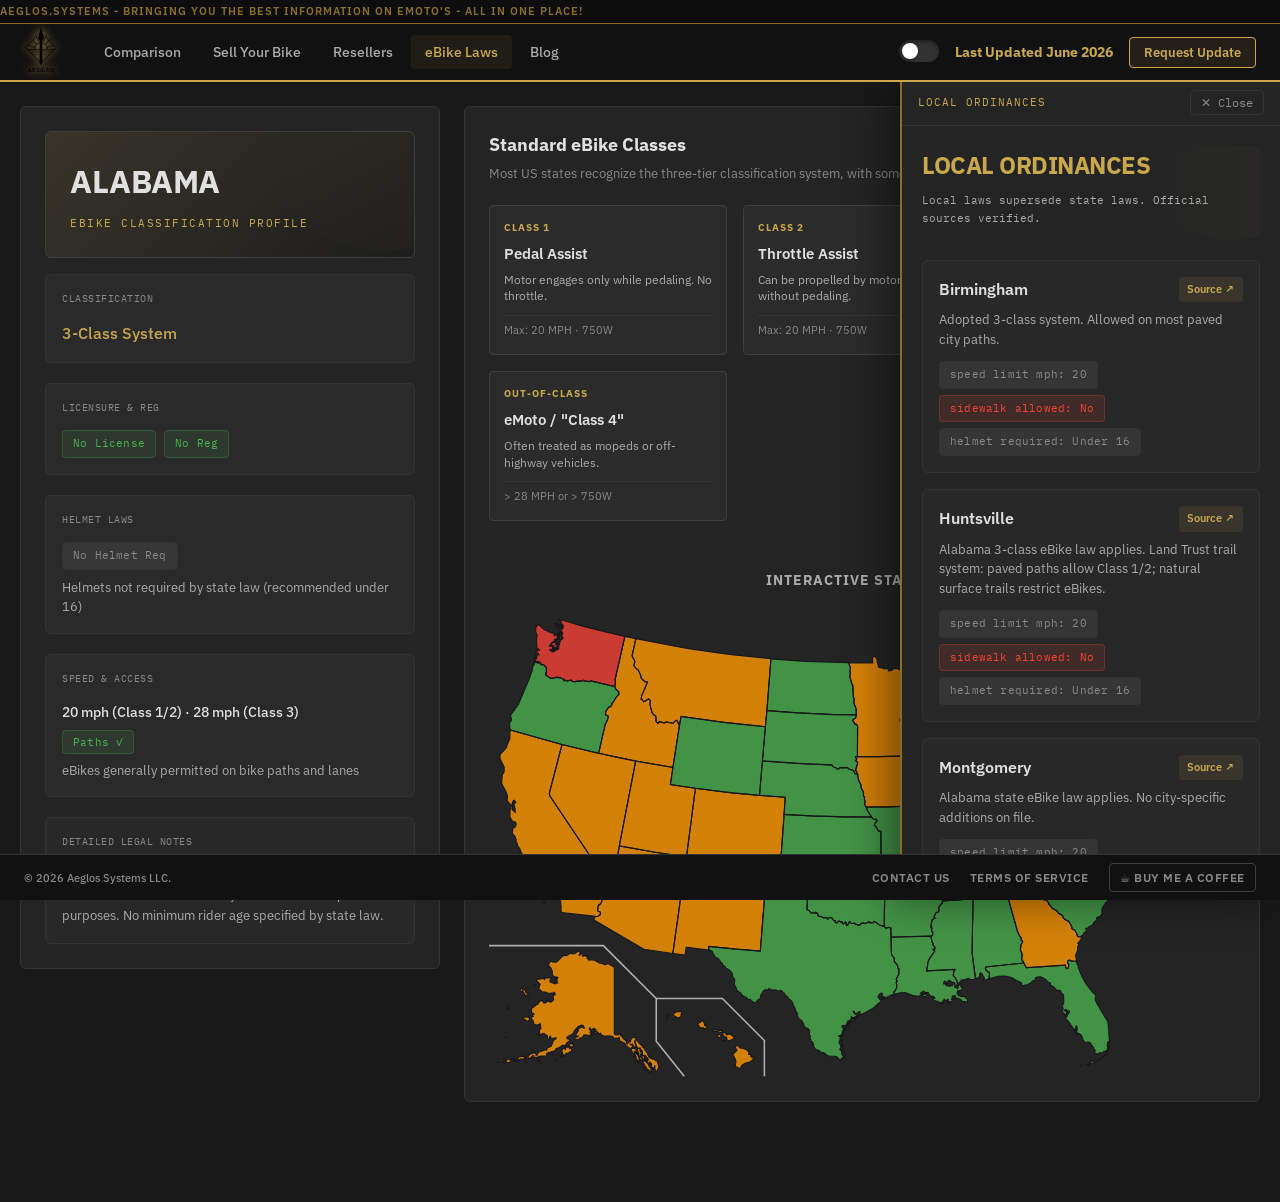
<file: demos/ebike/laws.html>
<!DOCTYPE html>
<html lang="en">
<head>
  <meta name="robots" content="noindex, nofollow, noarchive">
  <script src="demo-stub.js"></script>
  <meta charset="UTF-8">
  <meta name="viewport" content="width=device-width, initial-scale=1.0">
  <title>Aeglos — eBike Laws By State 2026</title>
  <meta name="description" content="eBike laws by state — license requirements, registration, helmet laws, speed limits, and bike path access for all 50 states + DC.">
  <meta property="og:title" content="Aeglos — eBike Laws By State 2026">
  <meta property="og:description" content="eBike laws by state — license requirements, registration, helmet laws, speed limits, and bike path access for all 50 states + DC.">
  <meta property="og:type" content="website">
  <meta property="og:url" content="https://aeglos.systems/laws.html">
  <meta property="og:image" content="https://aeglos.systems/images/og-cover.png">
  <link rel="icon" type="image/svg+xml" href="favicon.svg">
  <link rel="apple-touch-icon" href="favicon.svg">
  <link rel="preconnect" href="https://fonts.googleapis.com">
  <link rel="preconnect" href="https://fonts.gstatic.com" crossorigin>
  <link href="https://fonts.googleapis.com/css2?family=IBM+Plex+Mono:wght@400;500;600&family=IBM+Plex+Sans:wght@300;400;500;600;700&display=swap" rel="stylesheet">
  <link rel="stylesheet" href="css/style.css?v=7">
  <style>
    .laws-twopane {
      display: flex;
      max-width: 1800px;
      margin: 0 auto;
      gap: 24px;
      padding: 24px 20px 60px;
      align-items: flex-start;
    }

    /* -- LEFT SIDEBAR -- */
    .laws-sidebar {
      flex: 0 0 340px;
      display: flex;
      flex-direction: column;
      gap: 16px;
      position: sticky;
      top: 24px;
      height: calc(100vh - 48px);
    }
    .laws-sidebar-header {
      background: var(--bg-card);
      border: 1px solid var(--border);
      border-radius: var(--radius);
      padding: 16px;
    }
    .laws-search {
      background: rgba(0,0,0,0.2);
      border: 1px solid var(--border);
      border-radius: var(--radius-sm);
      color: var(--text);
      padding: 10px 14px;
      font-size: 14px;
      width: 100%;
      outline: none;
      transition: border-color 0.2s;
    }
    .laws-search:focus { border-color: var(--gold-dim); }
    .laws-search::placeholder { color: var(--text-muted); }

    .laws-list-container {
      background: var(--bg-card);
      border: 1px solid var(--border);
      border-radius: var(--radius);
      flex: 1;
      overflow-y: auto;
      padding: 8px 0;
    }
    .state-list-item {
      display: flex;
      align-items: center;
      gap: 12px;
      padding: 12px 18px;
      cursor: pointer;
      transition: all 0.15s;
      border-left: 3px solid transparent;
      user-select: none;
    }
    .state-list-item:hover { background: rgba(255,255,255,0.03); }
    .state-list-item.active {
      background: rgba(201,168,76,0.08);
      border-left-color: var(--gold);
    }
    .state-list-abbr {
      font-family: var(--font-mono);
      font-size: 11px;
      font-weight: 600;
      color: var(--text-muted);
      width: 24px;
      text-align: center;
    }
    .state-list-name {
      font-size: 14px;
      font-weight: 500;
      color: var(--text);
    }
    
    /* -- RIGHT DASHBOARD -- */
    .laws-dashboard-wrapper {
      flex: 1;
      display: flex;
      flex-direction: column;
      gap: 24px;
    }
    .laws-dashboard {
      background: var(--bg-card);
      border: 1px solid var(--border);
      border-radius: var(--radius);
      min-height: 600px;
      padding: 32px;
    }
    .dash-hero {
      background: linear-gradient(135deg, rgba(201,168,76,0.12) 0%, rgba(0,0,0,0.2) 100%);
      border: 1px solid var(--border-light);
      border-radius: var(--radius);
      padding: 36px;
      margin-bottom: 24px;
      position: relative;
      overflow: hidden;
    }
    .dash-hero::after {
      content: '';
      position: absolute;
      top: 0; right: 0; bottom: 0; width: 40%;
      background: linear-gradient(to right, transparent, rgba(201,168,76,0.04));
      border-radius: 50%;
      transform: scale(1.5) translate(20%, -20%);
    }
    .dash-hero h2 {
      font-size: 42px;
      color: var(--text);
      margin-bottom: 8px;
      letter-spacing: -0.5px;
      text-transform: uppercase;
      position: relative; z-index: 2;
    }
    .dash-hero p {
      color: var(--gold);
      font-family: var(--font-mono);
      font-size: 13px;
      text-transform: uppercase;
      letter-spacing: 1.5px;
      position: relative; z-index: 2;
    }

    .dash-grid {
      display: grid;
      grid-template-columns: repeat(2, 1fr);
      gap: 20px;
    }
    .dash-card {
      background: var(--bg-card-alt);
      border: 1px solid var(--border);
      border-radius: var(--radius);
      padding: 24px;
    }
    .dash-card-title {
      font-size: 10px;
      font-family: var(--font-mono);
      color: var(--text-muted);
      text-transform: uppercase;
      letter-spacing: 0.5px;
      margin-bottom: 14px;
    }
    .dash-card-value {
      font-size: 18px;
      font-weight: 500;
      color: var(--text);
    }
    .dash-card-sub {
      font-size: 13px;
      color: var(--text-dim);
      margin-top: 8px;
      line-height: 1.5;
    }
    .dash-card-row { display: flex; gap: 8px; flex-wrap: wrap; }
    
    .dash-empty {
      text-align: center;
      padding: 100px 20px;
      color: var(--text-muted);
      font-size: 16px;
    }

    /* Badges specifically for Dashboard */
    .sbadge {
      font-size: 11px;
      font-family: var(--font-mono);
      padding: 4px 10px;
      border-radius: 4px;
      white-space: nowrap;
      letter-spacing: 0.2px;
    }
    .sb-green  { background: rgba(76,175,80,0.12); color: #4caf50; border: 1px solid rgba(76,175,80,0.25); }
    .sb-amber  { background: rgba(255,152,0,0.12); color: #ff9800; border: 1px solid rgba(255,152,0,0.25); }
    .sb-red    { background: rgba(244,67,54,0.12); color: #f44336; border: 1px solid rgba(244,67,54,0.25); }
    .sb-dim    { background: rgba(255,255,255,0.06); color: var(--text-muted); border: 1px solid var(--border); }

    /* Disclaimer */
    .laws-disclaimer {
      background: rgba(255,152,0,0.05);
      border: 1px solid rgba(255,152,0,0.18);
      border-radius: var(--radius);
      padding: 16px 20px;
      font-size: 12px;
      color: var(--text-muted);
      line-height: 1.65;
    }
    .laws-disclaimer strong { color: var(--amber); }


    /* -- Class Definitions Section -- */
    .class-definitions {
      display: grid;
      grid-template-columns: repeat(auto-fit, minmax(200px, 1fr));
      gap: 16px;
      margin-bottom: 24px;
      width: 100%;
    }
    .class-card {
      background: rgba(255,255,255,0.03);
      border: 1px solid var(--border-light);
      border-radius: var(--radius-sm);
      padding: 14px;
      display: flex;
      flex-direction: column;
      gap: 6px;
      transition: border-color 0.2s;
    }
    .class-card:hover { border-color: var(--gold-dim); }
    .class-tag {
      font-size: 10px;
      font-weight: 700;
      color: var(--gold);
      text-transform: uppercase;
      letter-spacing: 1px;
    }
    .class-title {
      font-size:15px;
      font-weight:600;
    }
    .class-desc {
      font-size: 12px;
      color: var(--text-dim);
      line-height: 1.4;
    }
    .class-req {
      font-size: 11px;
      color: var(--text-muted);
      margin-top: 4px;
      padding-top: 6px;
      border-top: 1px solid rgba(255,255,255,0.05);
    }

    /* City laws drawer — fixed right panel, slides in without touching the map layout */
    #lawsCityWrapper {
      position: fixed !important;
      right: 0;
      top: 80px; /* top-color-bar 24px + nav 56px */
      bottom: 0;
      width: 380px;
      flex: none !important;
      display: flex !important;
      flex-direction: column;
      background: var(--bg-card);
      border-left: 2px solid var(--gold-dim);
      box-shadow: -12px 0 40px rgba(0,0,0,0.45);
      overflow-y: auto;
      z-index: 60;
      transform: translateX(100%);
      transition: transform 0.32s cubic-bezier(0.4, 0, 0.2, 1);
    }
    #lawsCityWrapper.active {
      transform: translateX(0);
    }
    /* close button inside drawer */
    #cityDrawerClose {
      position: sticky;
      top: 0;
      background: var(--bg-card);
      border-bottom: 1px solid var(--border);
      padding: 10px 16px;
      display: flex;
      align-items: center;
      justify-content: space-between;
      z-index: 1;
      flex-shrink: 0;
    }
    #cityDrawerClose button {
      background: none;
      border: 1px solid var(--border);
      color: var(--text-muted);
      border-radius: 4px;
      padding: 4px 10px;
      font-size: 12px;
      cursor: pointer;
      font-family: var(--font-mono);
      transition: color 0.15s, border-color 0.15s;
    }
    #cityDrawerClose button:hover { color: var(--text); border-color: var(--gold-dim); }

    @media (max-width: 900px) {
      .class-definitions { grid-template-columns: 1fr; }
      .laws-twopane { flex-direction: column-reverse; padding: 12px; gap: 16px; }
      .laws-sidebar { position: relative; height: auto !important; width: 100%; top: 0; padding: 12px !important; }
      .laws-dashboard-wrapper { flex: none !important; width: 100%; }
      .dash-grid { grid-template-columns: 1fr; }
      #lawsCityWrapper { display: none !important; }
    }
  </style>
</head>
<body>
<div class="top-color-bar">
  <div class="scrolling-text">Aeglos.Systems - Bringing you the best information on eMoto's - All in one place!</div>
</div>

<!-- NAV -->
<nav class="site-nav">
  <div class="nav-inner">
    <div class="nav-brand" style="display:flex; align-items:center; cursor:help;" title="An eBike and eMoto comparison tool, designed by the eBike community for the eBike community."><img src="favicon.svg" style="height:48px; filter:drop-shadow(0 0 4px var(--gold));"></div>
    <div class="nav-links">
      <a href="/">Comparison</a>
      <a href="sell.html">Sell Your Bike</a>
      <a href="resellers.html">Resellers</a>
      <a href="laws.html" class="active">eBike Laws</a>
      <a href="blog">Blog</a>
    </div>
    <div class="nav-right" style="display:flex; align-items:center; gap: 16px; position:relative;">
      <!-- Smaller Theme Toggle -->
      <div class="theme-switch-wrapper nav-theme-toggle">
        <label class="theme-switch" for="themeToggleCheckbox">
          <input type="checkbox" id="themeToggleCheckbox" style="opacity:0; width:0; height:0;" />
          <span class="slider">
             <span class="slider-knob"></span>
          </span>
        </label>
      </div>

      <strong style="font-size: 14px; font-family: var(--font-sans); color: var(--gold); white-space: nowrap;">Last Updated June 2026</strong>
      <button style="background:rgba(201,168,76,0.1); border: 1px solid var(--gold); color:var(--gold); border-radius:4px; padding: 6px 14px; font-size:13px; font-weight:600; font-family: var(--font-sans); cursor:pointer;" data-action="openRUModal">Request Update</button>
    </div>
  </div>
</nav>



<div class="laws-twopane">

  <!-- Left Sidebar List -->
  <!-- Left Dashboard -->
  <div class="laws-dashboard-wrapper" style="flex: 0 0 420px;">
    <main class="laws-dashboard" id="lawsDashboard" style="padding:24px; min-height:600px;">
      <div class="dash-empty" style="padding-top:150px">Hover or select a state on the map to view detailed eBike laws.</div>
    </main>
  </div>

  <!-- Right Map -->
  <aside class="laws-sidebar" style="flex: 1; border: 1px solid var(--border); border-radius: var(--radius); background: var(--bg-card); display:flex; flex-direction:column; align-items:flex-start; justify-content:flex-start; padding:24px; height:auto; overflow:visible; gap:24px;">
    
    <div style="width:100%;">
      <h2 style="font-size: 18px; margin-bottom: 4px;">Standard eBike Classes</h2>
      <p style="font-size: 13px; color: var(--text-muted); margin-bottom: 20px;">Most US states recognize the three-tier classification system, with some states now considering a Class 4 designation.</p>
      
      <div class="class-definitions">
        <div class="class-card">
          <span class="class-tag">Class 1</span>
          <div class="class-title">Pedal Assist</div>
          <p class="class-desc">Motor engages only while pedaling. No throttle.</p>
          <div class="class-req">Max: 20 MPH · 750W</div>
        </div>
        <div class="class-card">
          <span class="class-tag">Class 2</span>
          <div class="class-title">Throttle Assist</div>
          <p class="class-desc">Can be propelled by motor alone without pedaling.</p>
          <div class="class-req">Max: 20 MPH · 750W</div>
        </div>
        <div class="class-card">
          <span class="class-tag">Class 3</span>
          <div class="class-title">High-Speed Pedal Assist</div>
          <p class="class-desc">Pedal assist only, up to 28 MPH. Usually restricted to riders 16+.</p>
          <div class="class-req">Max: 28 MPH · 750W</div>
        </div>
        <div class="class-card">
          <span class="class-tag">Out-of-Class</span>
          <div class="class-title">eMoto / "Class 4"</div>
          <p class="class-desc">Often treated as mopeds or off-highway vehicles.</p>
          <div class="class-req">> 28 MPH or > 750W</div>
        </div>
      </div>
    </div>

    <div style="width:100%; text-align:center;">
      <h3 style="font-size: 14px; color:var(--text-dim); text-transform:uppercase; letter-spacing:1px; margin-bottom:0;">Interactive State Map</h3>
    </div>

    <?xml version="1.0" encoding="UTF-8" standalone="no"?>
<svg xmlns="http://www.w3.org/2000/svg" width="100%" height="auto" viewBox="0 0 959 593">
  <title>Blank map of the United States, territories not included</title>
<defs>
<style type="text/css">
.state {fill:#333}                        /* default color for all states not specified below */
.borders {stroke:#18181a; stroke-width:1}    /* color and width of borders between states */
.dccircle {display:yes}                      /* set display to yes to show the circle for the District of Columbia, or none to hide it */
.separator1 {stroke:#B0B0B0; stroke-width:2} /* color and width of lines around Alaska and Hawaii */

/* Individual states can be colored as follows:
.ks,.mt,.pa {fill:#0000FF}
.ca,.de {fill:#FF0000}
In this example, Kansas, Montana and Pennsylvania are colored blue, and California and Delaware are colored red.
Place this code in the empty space below. */



</style>
</defs>


<style>
.map-state { fill: #222; transition: all 0.3s cubic-bezier(0.4, 0, 0.2, 1); cursor: pointer; stroke: #18181A; stroke-width: 1.5; }
.map-state:hover { fill: #444; filter: drop-shadow(0 0 8px rgba(255,255,255,0.2)); transform: translate(-1px, -1px); stroke: #FFF; z-index: 10; position: relative; }
.map-state.active { stroke: var(--gold); stroke-width: 2.5; filter: drop-shadow(0 0 12px rgba(201,168,76,0.6)); z-index: 10; }
.map-state.lenient { fill: rgba(76,175,80,0.8); }
.map-state.moderate { fill: rgba(255,152,0,0.8); }
.map-state.strict { fill: rgba(244,67,54,0.8); }
</style>

<g class="state" id="usMapSvg">

<path class="map-state al" id="path-al" d="m 643,467.4 .4,-7.3 -.9,-1.2 -1.7,-.7 -2.5,-2.8 .5,-2.9 48.8,-5.1 -.7,-2.2 -1.5,-1.5 -.5,-1.4 .6,-6.3 -2.4,-5.7 .5,-2.6 .3,-3.7 2.2,-3.8 -.2,-1.1 -1.7,-1 v -3.2 l -1.8,-1.9 -2.9,-6.1 -12.9,-45.8 -45.7,4 1.3,2 -1.3,67 4.4,33.2 .9,-.5 1.3,.1 .6,.4 .8,-.1 2,-3.8 v -2.3 l 1.1,-1.1 1.4,.5 3.4,6.4 v .9 l -3.3,2.2 3.5,-.4 4.9,-1.6 z">
<title>Alabama</title></path>

<!-- The scale of Alaska is 42% that of the contiguous United States, so its area is reduced to about 17.6%. The Islands of Four Mountains, Andreanof Islands, Rat Islands and Near Islands are not shown. -->
<path class="map-state ak" id="path-ak" d="m 15.8,572 h 2.4 l .7,.7 -1,1.2 -1.9,.2 -2.5,1.3 -3.7,-.1 2.2,-.9 .3,-1.1 2.5,-.3 z m 8.3,-1.7 1.3,.5 h .9 l .5,1.2 .3,-.6 .9,.2 1.1,1.5 0,.5 -4.2,1.9 -2.4,-.1 -1,-.5 -1.1,.7 -2,0 -1.1,-1.4 4.7,-.5 z m 5.4,-.1 1,.1 .7,.7 v 1 l -1.3,.1 -.9,-1.1 z m 2.5,.3 1.3,-.1 -.1,1 -1.1,.6 z m .3,2.2 3.4,-.1 .2,1.1 -1.3,.1 -.3,-.5 -.8,.6 -.4,-.6 -.9,-.2 z m 166.3,7.6 2.1,.1 -1,1.9 -1.1,-.1 -.4,-.8 .5,-1.3 m -1.1,-2.9 .6,-1.3 -.2,-2.3 2.4,-.5 4.5,4.4 1.3,3.4 1.9,1.6 .3,5.1 -1.4,0 -1.3,-2.3 -3.1,-2.4 h -.6 l 1.1,2.8 1.7,.2 .2,2.1 -.9,.1 -4.1,-4.4 -.1,-.9 1.9,-1 0,-1 -.5,-.8 -1.6,-.6 -1.7,-1.3 1.4,.1 .5,-.4 -.6,-.9 -.6,.5 z m -3.6,-9.1 1.3,.1 2.4,2.5 -.2,.8 -.8,-.1 -.1,1.8 .5,.5 0,1.5 -.8,.3 -.4,1.2 -.8,-.4 -.4,-2.2 1.1,-1.4 -2.1,-2.2 .1,-1.2 z m 1.5,-1.5 1.9,.2 2.5,.1 3.4,3.2 -.2,.5 -1.1,.6 -1.1,-.2 -.1,-.7 -1.2,-1.6 -.3,.7 1,1.3 -.2,1.2 -.8,-.1 -1.3,.2 -.1,-1.7 -2.6,-2.8 z m -12.7,-8.9 .9,-.4 h 1.6 l .7,-.5 4.1,2.2 .1,1.5 -.5,.5 h -.8 l -1.4,-.7 1.1,1.3 1.8,0 .5,2 -.9,0 -2.2,-1.5 -1.1,-.2 .6,1.3 .1,.9 .8,-.6 1.7,1.2 1.3,-.1 -.2,.8 1.9,4.3 0,3.4 .4,2.1 -.8,.3 -1.2,-2 -.5,-1.5 -1.6,-1.6 -.2,-2.7 -.6,-1.7 h -.7 l .3,1.1 0,.5 -1.4,1 .1,-3.3 -1.6,-1.6 -1.3,-2.3 -1.2,-1.2 z m 7.2,-2.3 1.1,1.8 2.4,-.1 1,2.1 -.6,.6 2,3.2 v 1.3 l -1.2,.8 v .7 l -2,1.9 -.5,-1.4 -.1,-1.3 .6,-.7 v -1.1 l -1.5,-1.9 -.5,-3.7 -.9,-1.5 z m -56.7,-18.3 -4,4.1 v 1.6 l 2.1,-.8 .8,-1.9 2.2,-2.4 z m -31.6,16.6 0,.6 1.8,1.2 .2,-1.4 .6,.9 3.5,.1 .7,-.6 .2,-1.8 -.5,-.7 -1.4,0 0,-.8 .4,-.6 v -.4 l -1.5,-.3 -3.3,3.6 z m -8.1,6.2 1.5,5.8 h 2.1 l 2.4,-2.5 .3,1.2 6.3,-4 .7,-1 -1,-1.1 v -.7 l .5,-1.3 -.9,-.1 -2,1 0,-1.2 -2.7,-.6 -2.4,.3 -.2,3.4 -.8,-2 -1.5,-.1 -1,.6 z m -2.2,8.2 .1,-.7 2.1,-1.3 .6,.3 1.3,.2 1.3,1.2 -2.2,-.2 -.4,-.6 -1,.6 z m -5.2,3.3 -1.1,.8 1.5,1.4 .8,-.7 -.1,-1.3 z m -6.3,-7.9 1.4,.1 .4,.6 -1.8,.1 z m -13.9,11.9 v .5 l .7,.1 -.1,-.6 z m -.4,-3.2 -1,1 v .5 l .7,1.1 1,-1 -.7,-.1 z m -2,-.8 -.3,1 -1.3,.1 -.4,.2 0,1.3 -.5,.9 .6,0 .7,-.9 .8,-.1 .9,-1 .2,-1.3 z m -4.4,-2 -.2,1.8 1.4,.8 1.2,-.6 0,-1 1.7,-.3 -.1,-.6 -.9,-.2 -.7,.6 -.9,-.5 z m -4.9,-.1 1,.7 -.3,1.2 -1.4,-1.1 z m -4.2,1.3 1.4,.1 -.7,.8 z m -3.5,3 1.8,1.1 -1.7,.1 z m -25.4,-31.2 1.2,.6 -.8,.6 z m -.7,-6.3 .4,1.2 .8,-1.2 z m 24.3,-19.3 1.5,-.1 .9,.4 1.1,-.5 1.3,-.1 1.6,.8 .8,1.9 -.1,.9 -1.2,2 -2.4,-.2 -2.1,-1.8 -1,-.4 -1.1,-2 z m -21.1,-14.4 .1,1.9 2,2 v .5 l -.8,-.2 -1.7,-.8 -.3,-1.1 -.3,-1.6 z m 18.3,-23.3 v 1.2 l 1.9,1.8 h 2.3 l .6,1.1 v 1.6 l 2.1,1.9 1.8,1.2 -.1,.7 -.7,1.1 -1.4,-1.2 -2.1,.1 -.8,-.8 -.9,-2.1 -1.5,-2.2 -2.6,-.1 -1,-.7 1,-2.1 z m 16.8,-4.5 1,0 .1,1.1 h -1 z m 16.2,19.7 .9,.1 0,1.2 -1.7,-.5 z m 127.8,77.7 -1.2,.4 -.1,1.1 h 1.2 z m -157.6,-4.5 -1.3,-.4 -4.1,.6 -2.8,1.4 -.1,1.9 1.9,.7 1.5,-.9 1.7,-.1 4.7,1.4 .1,-1.3 -1.6,-1.1 z m 2.1,2.3 -.4,-1.4 1.2,.2 .1,1.4 1.8,0 .4,-2.5 .3,2.4 2.5,-.1 3.2,-3.3 .8,.1 -.7,1.3 1.4,.9 4.2,-.2 2.6,-1.2 1.4,-.1 .3,1.5 .6,-.5 .4,-1.4 5.9,.2 1.9,-1.6 -1.3,-1.1 .6,-1.2 2.6,.2 -.2,-1.2 2.5,.2 .7,-1.1 1.1,.2 4.6,-1.9 .2,-1.7 5.6,-2.4 2,-1.9 1.2,-.6 1.3,.8 2.3,-.9 1.1,-1.9 .5,-1.3 1.7,-.9 1.5,-.7 .4,-1.4 -1.1,-1.7 -2.2,-.2 -.2,-1.3 .8,-1.6 1.4,-.2 1.3,-1.5 1.9,-.1 3.4,-3.2 .4,-1.4 1.5,-2.3 3.8,-4.1 2.5,-.9 1.9,-.9 2.1,.8 1.4,2.6 -1.5,0 -1.4,-1.5 -3,2 -1.7,.1 -.2,3.1 -3.1,4.9 .6,2 2.3,0 -.6,1 -1.4,.1 -2.4,1.8 0,.9 1.9,1 3.4,-.6 1.4,-1.7 1.4,.1 3,-1.7 .5,-2.3 1.6,-.1 6.3,.8 1,-1.1 1,-4.5 -1.6,1.1 .6,-2.2 -1.6,-1.4 .8,-1.5 .1,1.5 3.4,0 .7,-1 1.6,-.1 -.3,1.7 1.9,.1 -1.9,1.3 4.1,1.1 -3.5,.4 -1.3,1.2 .9,1.4 4.6,-1.7 2.3,1.7 .7,-.9 .6,1.4 4,2.3 h 2.9 l 3.9,-.5 4.3,1.1 2,1.9 4.5,.4 1.8,-1.5 .8,2.4 -1.8,.7 1.2,1.2 7.4,3.8 1.4,2.5 5.4,4.1 3.3,-2 -.6,-2.2 -3.5,-2 3.1,1.2 .5,-.7 .9,1.3 0,2.7 2.1,-.6 2.1,1.8 -2.5,-9.8 1.2,1.3 1.4,6 2.2,2.5 2.4,-.4 1.8,3.5 h .9 l .6,5.6 3.4,.5 1.6,2.2 1.8,1.1 .4,2.8 -1.8,2.6 2.9,1.6 1.2,-2.4 -.2,3.1 -.8,.9 1.4,1.7 .7,-2.4 -.2,-1.2 .8,.2 .6,2.3 -1,1.4 .6,2.6 .5,.4 .3,-1.6 .7,.6 -.3,2 1.2,.2 -.4,.9 1.7,-.1 0,-1 h -1 l .1,-1.7 -.8,-.6 1.7,-.3 .5,-.8 0,-1.6 .5,1.3 -.6,1.8 1.2,3.9 1.8,.1 2.2,-4.2 .1,-1.9 -1.3,-4 -.1,-1.2 .5,-1.2 -.7,-.7 -1.7,.1 -2.5,-2 -1.7,0 -2,-1.4 -1.5,0 -.5,-1.6 -1.4,-.3 -.2,-1.5 -1,-.5 .1,-1.7 -5.1,-7.4 -1.8,-1.5 v -1.2 l -4.3,-3.5 -.7,-1.1 -1.6,-2 -1.9,-.6 0,-2.2 -1.2,-1.3 -1.7,-.7 -2.1,1.3 -1.6,2.1 -.4,2.4 -1.5,.1 -2.5,2.7 -.8,-.3 v -2.5 l -2.4,-2.2 -2.3,-2 -.5,-2 -2.5,-1.3 .2,-2.2 -2.8,-.1 -.7,1.1 -1.2,0 -.7,-.7 -1.2,.8 -1.8,-1.2 0,-85.8 -6.9,-4.1 -1.8,-.5 -2.2,1.1 -2.2,.1 -2.3,-1.6 -4.3,-.6 -5.8,-3.6 -5.7,-.4 -2,.5 -.2,-1.8 -1.8,-.7 1.1,-1 -.2,-.9 -3.2,-1.1 h -2.4 l -.4,.4 -.9,-.6 .1,-2.6 -.8,-.9 -2.5,2.9 -.8,-.1 v -.8 l 1.7,-.8 v -.8 l -1.9,-2.4 -1.1,-.1 -4.5,3.1 h -3.9 l .4,-.9 -1.8,-.1 -5.2,3.4 -1.8,0 -.6,-.8 -2.7,1.5 -3.6,3.7 -2.8,2.7 -1.5,1.2  -2.6,.1 -2.2,-.4 -2.3,-1.3 v 0 l -2.8,3.9 -.1,2.4 2.6,2.4 2.1,4.5 .2,5.3 2.9,2 3.4,.4 .7,.8 -1.5,2.3 .7,2.7 -1.7,-2.6 v -2.4 l -1.5,-.3 .1,1.2 .7,2.1 2.9,3.7 h -1.4 l -2.2,1.1 -6.2,-2.5 -.1,-2 1.4,-1.3 0,-1.4 -2.1,-.5 -2.3,.2 -4.8,.2 1.5,2.3 -1.9,-1.8 -8.4,1.2 -.8,1.5 4.9,4.7 -.8,1.4 -.3,2 -.7,.8 -.1,1.9 4.4,3.6 4.1,.2 4.6,1.9 h 2 l .8,-.6 3.8,.1 .1,-.8 1.2,1.1 .1,2 -2.5,-.1 .1,3.3 .5,3.2 -2.9,2.7 -1.9,-.1 -2,-.8 -1,.1 -3.1,2.1 -1.7,.2 -1.4,-2.8 -3.1,0 -2.2,2 -.5,1.8 -3.3,1.8 -5.3,4.3 -.3,3.1 .7,2.2 1,1.2 1,-.4 .9,1 -.8,.6 -1.5,.9 1.1,1.5 -2.6,1.1 .8,2.2 1.7,2.3 .8,4.1 4,1.5 2.6,-.8 1.7,-1.1 .5,2.1 .3,4.4 -1.9,1.4 0,4.4 -.6,.9 h -1.7 l 1.7,1.2 2.1,-.1 .4,-1 4.6,-.6 2,2.6 1.3,-.7 1.3,5.1 1,.5 1,-.7 .1,-2.4 .9,-1 .7,1.1 .2,1.6 1.6,.4 4.7,-1.2 .2,1.2 -2,1.1 -1.6,1.7 -2.8,7 -4.3,2 -1.4,1.5 -.3,1.4 -1,-.6 -9.3,3.3 -1.8,4.1 -1.3,-.4 .5,-1.1 -1.5,-1.4 -3.5,-.2 -5.3,3.2 -2.2,1.3 -2.3,0 -.5,2.4 z">
<title>Alaska</title></path>

<path class="map-state az" id="path-az" d="m 139.6,387.6 3,-2.2 .8,-2.4 -1,-1.6 -1.8,-.2 -1.1,-1.6 1.1,-6.9 1.6,-.3 2.4,-3.2 1.6,-7 2.4,-3.6 4.8,-1.7 1.3,-1.3 -.4,-1.9 -2.3,-2.5 -1.2,-5.8 -1.4,-1.8 -1.3,-3.4 .9,-2.1 1.4,-3 .5,-2.9 -.5,-4.9 1,-13.6 3.5,-.6 3.7,1.4 1.2,2.7 h 2 l 2.4,-2.9 3.4,-17.5 46.2,8.2 40,6 -17.4,124.1 -37.3,-5.4 -64.2,-37.5 .5,-2.9 2,-1.8 z">
<title>Arizona</title></path>

<path class="map-state ar" id="path-ar" d="m 584.2,367 .9,-2.2 1.2,.5 .7,-1 -.8,-.7 .3,-1.5 -1.1,-.9 .6,-1 -.1,-1.5 -1.1,-.1 .8,-.8 1.3,.8 .3,-1.4 -.4,-1.1 .1,-.7 2,.6 -.4,-1.5 1.6,-1.3 -.5,-.9 -1.1,.1 -.6,-.9 .9,-.9 1.6,-.2 .5,-.8 1.4,-.2 -.1,-.8 -.9,-.9 v -.5 h 1.5 l .4,-.7 -1.4,-1 -.1,-.6 -11.2,.8 2.8,-5.1 1.7,-1.5 v -2.2 l -1.6,-2.5 -39.8,2 -39.1,.7 4.1,24.4 -.7,39 2.6,2.3 2.8,-1.3 3.2,.8 .2,11.9 52.3,-1.3 1.2,-1.5 .5,-3 -1.5,-2.3 -.5,-2.2 .9,-.7 v -.8 l -1.7,-1.1 -.1,-.7 1.6,-.9 -1.2,-1.1 1.7,-7.1 3.4,-1.6 v -.8 l -1.1,-1.4 2.9,-5.4 h 1.9 l 1.5,-1.2 -.3,-5.2 3.1,-4.5 1.8,-.6 -.5,-3.1 z">
<title>Arkansas</title></path>

<path class="map-state ca" id="path-ca" d="m 69.4,365.6 3.4,5.2 -1.4,.1 -1.8,-1.9 z m 1.9,-9.8 1.8,4.1 2.6,1 .7,-.6 -1.3,-2.5 -2.6,-2.4 z m -19.9,-19 v 2.4 l 2,1.2 4.4,-.2 1,-1 -3.1,-.2 z m -5.9,.1 3.3,.5 1.4,2.2 h -3.8 z m 47.9,45.5 -1,-3 .2,-3 -.4,-7.9 -1.8,-4.8 -1.2,-1.4 -.6,-1.5 -7,-8.6 -3.6,.1 -2,-1.9 1.1,-1.8 -.7,-3.7 -2.2,-1.2 -3.9,-.6 -2.8,-1.3 -1.5,-1.9 -4.5,-6.6 -2.7,-2.2 -3.7,-.5 -3.1,-2.3 -4.7,-1.5 -2.8,-.3 -2.5,-2.5 .2,-2.8 .8,-4.8 1.8,-5.1 -1.4,-1.6 -4,-9.4 -2.7,-3.7 -.4,-3 -1.6,-2.3 .2,-2.5 -2,-5 -2.9,-2.7 .6,-7.1 2.4,-.8 1.8,-3.1 -.4,-3.2 -1,-.9 h -2.5 l -2.5,-3.3 -1.5,-3.5 v -7.5 l 1.2,-4.2 .2,-2.1 2.5,.2 -.1,1.6 -.8,.7 v 2.5 l 3.7,3.2 v -4.7 l -1.4,-3.4 .5,-1.1 -1,-1.7 2.8,-1.5 -1.9,-3 -1.4,.5 -1.5,3.8 .5,1.3 -.8,1 -.9,-.1 -5.4,-6.1 .7,-5.6 -1.1,-3.9 -6.5,-12.8 .8,-10.7 2.3,-3.6 .2,-6.4 -5.5,-11.1 .3,-5.2 6.9,-7.5 1.7,-2.4 -.1,-1.4 4,-9.2 .1,-8.4 .9,-2.5 66.1,18.6 -16.4,63.1 1.1,3.5 70.4,105 -.9,2.1 1.3,3.4 1.4,1.8 1.2,5.8 2.3,2.5 .4,1.9 -1.3,1.3 -4.8,1.7 -2.4,3.6 -1.6,7 -2.4,3.2 -1.6,.3 -1.1,6.9 1.1,1.6 1.8,.2 1,1.6 -.8,2.4 -3,2.2 -2.2,-.1 z">
<title>California</title></path>

<path class="map-state co" id="path-co" d="m 374.6,323.3 -16.5,-1 -51.7,-4.8 -52.6,-6.5 11.5,-88.3 44.9,5.7 37.5,3.4 33.1,2.4 -1.4,22.1 z">
<title>Colorado</title></path>

<path class="map-state ct" id="path-ct" d="m 873.5,178.9 .4,-1.1 -3.2,-12.3 -.1,-.3 -14.9,3.4 v .7 l -.9,.3 -.5,-.7 -10.5,2.4 2.8,16.3 1.8,1.5 -3.5,3.4 1.7,2.2 5.4,-4.5 1.7,-1.3 h .8 l 2.4,-3.1 1.4,.1 2.9,-1.1 h 2.1 l 5.3,-2.7 2.8,-.9 1,-1 1.5,.5 z">
<title>Connecticut</title></path>

<path class="map-state de" id="path-de" d="m 822.2,226.6 -1.6,.3 -1.5,1.1 -1.2,2.1 7.6,27.1 10.9,-2.3 -2.2,-7.6 -1.1,.5 -3.3,-2.6 -.5,-1.7 -1.8,-1 -.2,-3.7 -2.1,-2.2 -1.1,-.8 -1.2,-1.1 -.4,-3.2 .3,-2.1 1,-2.2 z">
<title>Delaware</title></path>

<path class="map-state fl" id="path-fl" d="m 751.7,445.1 -4,-.7 -1.7,-.9 -2.2,1.4 v 2.5 l 1.4,2.1 -.5,4.3 -2.1,.6 -1,-1.1 -.6,-3.2 -50.1,3.3 -3.3,-6 -48.8,5.1 -.5,2.9 2.5,2.8 1.7,.7 .9,1.2 -.4,7.3 -1.1,.6 .5,.4 1,-.3 .7,-.8 10.5,-2.7 9.2,-.5 8.1,1.9 8.5,5 2.4,.8 2.2,2 -.1,2.7 h 2.4 l 1.9,-1 2.5,.1 2,-.8 2.9,-2 3.1,-2.9 1.1,-.4 .6,.5 h 1.4 l .5,-.8 -.5,-1.2 -.6,-.6 .2,-.8 2,-1.1 5,-.4 .8,1 1,.1 2.3,1 3,1.8 1.2,1.7 1.1,1.2 2.8,1.4 v 2.4 l 2.8,1.9 1,.1 1.6,1.4 .7,1.6 1,.2 .8,2.1 .7,.6 1,-1.1 2.9,.1 .5,1.4 1.1,.9 v 1.3 l 2.9,2.2 .2,9.6 -1.8,5.8 1,1.2 -.2,3.4 -.8,1.4 .7,1.2 2.3,2.3 .3,1.5 .8,1 -.4,-1.9 1.3,-.6 .8,-3.6 -3,-1.2 .1,-.6 2.6,-.4 .9,2.6 1.1,.6 .1,-2 1.1,.3 .6,.8 -.1,.7 -2.9,4.2 -.2,1.1 -1.7,1.9 v 1.1 l 3.7,3.8 5.3,7.9 1.8,2.1 v 1.8 l 2.8,4.6 2.3,.6 .7,-1.2 -2.1,.3 -3,-4.5 .2,-1.4 1.5,-.8 v -1.5 l -.6,-1.3 .9,-.9 .4,.9 .7,.5 v 4 l -1.2,-.6 -.8,.9 1.4,1.6 1,2.6 1.2,-.6 2.3,1.2 2.1,2.2 1.6,5.1 3.1,4.8 .8,-1.3 2.8,-.5 3.2,1.3 .3,1.7 3.3,3.8 .1,1.1 2.2,2.7 -.7,.5 v 2.7 l 2.7,1.4 h 1.5 l 2.7,-1.8 1.5,.3 1.1,.4 2.3,-1.7 .2,-.7 1.2,.3 2.4,-1.7 1.3,-2.3 -.7,-3.2 -.2,-1.3 1.1,-4 .6,-.2 .6,1.6 .8,-1.8 -.8,-7.2 -.4,-10.5 -1,-6.8 -.7,-1.7 -6.6,-11.1 -5.2,-9.1 -2.2,-3.3 -1.3,-3.6 -.2,-3.4 .9,-.3 v -.9 l -1.1,-2.2 -4,-4 -7.6,-9.7 -5.7,-10.4 -4.3,-10.7 -.6,-3.7 -1.2,-1 -.5,-3.8 z m 9.2,134.5 1.7,-.1 -.7,-1 z m 7.3,-1.1 v -.7 l 1.6,-.2 3.7,-3.3 1.5,-.6 2.4,-.9 .3,1.3 1.7,.8 -2.6,1.2 h -2.4 l -3.9,2.5 z m 17.2,-7.6 -3,1.4 -1,1.3 1.1,.1 z m 3.8,-2.9 -1.1,.3 -1.4,2 1.1,-.2 1.5,-1.6 z m 8.3,-15.7 -1.7,5.6 -.8,1 -1,2.6 -1.2,1.6 -.7,1.7 -1.9,2.2 v .9 l 2.7,-2.8 2.4,-3.5 .6,-2 2.1,-4.9 z">
<title>Florida</title></path>

<path class="map-state ga" id="path-ga" d="m 761.8,414.1 v 1.4 l -4.2,6.2 -1.2,.2 1.5,.5 v 2 l -.9,1.1 -.6,6 -2.3,6.2 .5,2 .7,5.1 -3.6,.3 -4,-.7 -1.7,-.9 -2.2,1.4 v 2.5 l 1.4,2.1 -.5,4.3 -2.1,.6 -1,-1.1 -.6,-3.2 -50.1,3.3 -3.3,-6 -.7,-2.2 -1.5,-1.5 -.5,-1.4 .6,-6.3 -2.4,-5.7 .5,-2.6 .3,-3.7 2.2,-3.8 -.2,-1.1 -1.7,-1 v -3.2 l -1.8,-1.9 -2.9,-6.1 -12.9,-45.8 22.9,-2.9 21.4,-3 -.1,1.9 -1.9,1 -1.4,3.2 .2,1.3 6.1,3.8 2.6,-.3 3.1,4 .4,1.7 4.2,5.1 2.6,1.7 1.4,.2 2.2,1.6 1.1,2.2 2,1.6 1.8,.5 2.7,2.7 .1,1.4 2.6,2.8 5,2.3 3.6,6.7 .3,2.7 3.9,2.1 2.5,4.8 .8,3.1 4.2,.4 z">
<title>Georgia</title></path>

<!-- Hawaii is shown in the same scale as the contiguous United States. The Northwestern Hawaiian Islands are not shown. -->
<path class="map-state hi" id="path-hi" d="m 317,553.7 -.2,3.2 1.7,1.9 .1,1.2 -4.8,4.5 -.1,1.2 1.9,3.2 1.7,4.2 v 2.6 l -.5,1.2 .1,3.4 4.1,2.1 1.1,1.1 1.2,-1.1 2.1,-3.6 4.5,-2.9 3.3,-.5 2.5,-1 1.7,-1.2 3.2,-3.5 -2.8,-1.1 -1.4,-1.4 .1,-1.7 -.5,-.6 h -2 l .2,-2.5 -.7,-1.2 -2.6,-2.3 -4.5,-1.9 -2.8,-.2 -3.3,-2.7 -1.2,-.6 z m -15.3,-17 -1.1,1.5 -.1,1.7 2.7,2.4 1.9,.5 .6,1 .4,3 3.6,.2 5.3,-2.6 -.1,-2.5 -1.4,-.5 -3.5,-2.6 -1.8,-.3 -2.9,1.3 -1.5,-2.7 z m -1.5,11.5 .9,-1.4 2.5,-.3 .6,1.8 z m -7,-8.7 1.7,4 3.1,-.6 .3,-2 -1.4,-1.5 z m -4.1,-6.7 -1.1,2.4 h 5 l 4.8,1.6 2.5,-1.6 .2,-1.5 -4.8,.2 z m -16,-10.6 -1.9,2.1 -2.9,.6 .8,2.2 2.2,2.8 .1,1 2.1,-.3 2.3,.1 1.7,1.2 3.5,-.8 v -.7 l -1,-.8 -.5,-2.1 -.8,-.3 -.5,1 -1.2,-1.3 .2,-1.4 -1.8,-3.3 -1.1,-.7 z m -31.8,-12.4 -4.2,2.9 .2,2.3 2.4,1.2 1.9,1.3 2.7,.4 2.6,-2.2 -.2,-1.9 .8,-1.7 v -1.4 l -1,-.9 z m -10.8,4.8 -.3,1.2 -1.9,.9 -.6,1.8 1,.8 1.1,-1.5 1.9,-.6 .4,-2.6 z">
<title>Hawaii</title></path>

<path class="map-state id" id="path-id" d="m 165.3,183.1 -24.4,-5.4 8.5,-37.3 2.9,-5.8 .4,-2.1 .8,-.9 -.9,-2 -2.9,-1.2 .2,-4.2 4,-5.8 2.5,-.8 1.6,-2.3 -.1,-1.6 1.8,-1.6 3.2,-5.5 4.2,-4.8 -.5,-3.2 -3.5,-3.1 -1.6,-3.6 1.1,-4.3 -.7,-4 12.7,-56.1 14.2,3 -4.8,22 3.7,7.4 -1.6,4.8 3.6,4.8 1.9,.7 3.9,8.3 v 2.1 l 2.3,3 h .9 l 1.4,2.1 h 3.2 v 1.6 l -7.1,17 -.5,4.1 1.4,.5 1.6,2.6 2.8,-1.4 3.6,-2.4 1.9,1.9 .5,2.5 -.5,3.2 2.5,9.7 2.6,3.5 2.3,1.4 .4,3 v 4.1 l 2.3,2.3 1.6,-2.3 6.9,1.6 2.1,-1.2 9,1.7 2.8,-3.3 1.8,-.6 1.2,1.8 1.6,4.1 .9,.1 -8.5,54.8 -47.9,-8.2 z">
<title>Idaho</title></path>

<path class="map-state il" id="path-il" d="m 623.5,265.9 -1,5.2 v 2 l 2.4,3.5 v .7 l -.3,.9 .9,1.9 -.3,2.4 -1.6,1.8 -1.3,4.2 -3.8,5.3 -.1,7 h -1 l .9,1.9 v .9 l -2.2,2.7 .1,1.1 1.5,2.2 -.1,.9 -3.7,.6 -.6,1.2 -1.2,-.6 -1,.5 -.4,3.3 1.7,1.8 -.4,2.4 -1.5,.3 -6.9,-3 -4,3.7 .3,1.8 h -2.8 l -1.4,-1.5 -1.8,-3.8 v -1.9 l .8,-.6 .1,-1.3 -1.7,-1.9 -.9,-2.5 -2.7,-4.1 -4.8,-1.3 -7.4,-7.1 -.4,-2.4 2.8,-7.6 -.4,-1.9 1.2,-1.1 v -1.3 l -2.8,-1.5 -3,-.7 -3.4,1.2 -1.3,-2.3 .6,-1.9 -.7,-2.4 -8.6,-8.4 -2.2,-1.5 -2.5,-5.9 -1.2,-5.4 1.4,-3.7 .7,-.7 .1,-2.3 -.7,-.9 1,-1.5 1.8,-.6 .9,-.3 1,-1.2 v -2.4 l 1.7,-2.4 .5,-.5 .1,-3.5 -.9,-1.4 -1,-.3 -1.1,-1.6 1,-4 3,-.8 h 2.4 l 4.2,-1.8 1.7,-2.2 .1,-2.4 1.1,-1.3 1.3,-3.2 -.1,-2.6 -2.8,-3.5 h -1.2 l -.9,-1.1 .2,-1.6 -1.7,-1.7 -2.5,-1.3 .5,-.6 45.9,-2.8 .1,4.6 3.4,4.6 1.2,4.1 1.6,3.2 z">
<title>Illinois</title></path>

<path class="map-state in" id="path-in" d="m 629.2,214.8 -5.1,2.3 -4.7,-1.4 4.1,50.2 -1,5.2 v 2 l 2.4,3.5 v .7 l -.3,.9 .9,1.9 -.3,2.4 -1.6,1.8 -1.3,4.2 -3.8,5.3 -.1,7 h -1 l .9,1.9 1.1,.8 .6,-1 -.7,-1.7 4.6,-.5 .2,1.2 1.1,.2 .4,-.9 -.6,-1.3 .3,-.8 1.3,.8 1.7,-.4 1.7,.6 3.4,2.1 1.8,-2.8 3.5,-2.2 3,3.3 1.6,-2.1 .3,-2.7 3.8,-2.3 .2,1.3 1.9,1.2 3,-.2 1.2,-.7 .1,-3.4 2.5,-3.7 4.6,-4.4 -.1,-1.7 1.2,-3.8 2.2,1 6.7,-4.5 -.4,-1.7 -1.5,-2.1 1,-1.9 -6.6,-57.2 -.1,-1.4 -32.4,3.4 z">
<title>Indiana</title></path>

<path class="map-state ia" id="path-ia" d="m 556.9,183 2.1,1.6 .6,1.1 -1.6,3.3 -.1,2.5 2,5.5 2.7,1.5 3.3,.7 1.3,2.8 -.5,.6 2.5,1.3 1.7,1.7 -.2,1.6 .9,1.1 h 1.2 l 2.8,3.5 .1,2.6 -1.3,3.2 -1.1,1.3 -.1,2.4 -1.7,2.2 -4.2,1.8 h -2.4 l -3,.8 -1,4 1.1,1.6 1,.3 .9,1.4 -.1,3.5 -.5,.5 -1.7,2.4 v 2.4 l -1,1.2 -.9,.3 -1.8,.6 -1,1.5 .7,.9 -.1,2.3 -.7,.7 -1.5,-.8 -1.1,-1.1 -.6,-1.6 -1.7,-1.3 -14.3,.8 -27.2,1.2 -25.9,-.1 -1.8,-4.4 .7,-2.2 -.8,-3.3 .2,-2.9 -1.3,-.7 -.4,-6.1 -2.8,-5 -.2,-3.7 -2.2,-4.3 -1.3,-3.7 v -1.4 l -.6,-1.7 v -2.3 l -.5,-.9 -.7,-1.7 -.3,-1.3 -1.3,-1.2 1,-4.3 1.7,-5.1 -.7,-2 -1.3,-.4 -.4,-1.6 1,-.5 .1,-1.1 -1.3,-1.5 .1,-1.6 2.2,.1 h 28.2 l 36.3,-.9 18.6,-.7 z">
<title>Iowa</title></path>

<path class="map-state ks" id="path-ks" d="m 459.1,259.5 -43.7,-1.2 -36,-2 -4.8,67 67.7,2.9 62,.1 -.5,-48.1 -3.2,-.7 -2.6,-4.7 -2.5,-2.5 .5,-2.3 2.7,-2.6 .1,-1.2 -1.5,-2.1 -.9,1 -2,-.6 -2.9,-3 z">
<title>Kansas</title></path>

<path class="map-state ky" id="path-ky" d="m 692.1,322.5 -20.5,1.4 -5.2,.8 -17.4,1 -2.6,.8 -22.6,2 -.7,-.6 h -3.7 l 1.2,3.2 -.6,.9 -23.3,1.5 1,-2.7 1.4,.9 .7,-.4 1.2,-4.1 -1,-1 1,-2 .2,-.9 -1.3,-.8 -.3,-1.8 4,-3.7 6.9,3 1.5,-.3 .4,-2.4 -1.7,-1.8 .4,-3.3 1,-.5 1.2,.6 .6,-1.2 3.7,-.6 .1,-.9 -1.5,-2.2 -.1,-1.1 2.2,-2.7 0,-.9 1.1,.8 .6,-1 -.7,-1.7 4.6,-.5 .2,1.2 1.1,.2 .4,-.9 -.6,-1.3 .3,-.8 1.3,.8 1.7,-.4 1.7,.6 3.4,2.1 1.8,-2.8 3.5,-2.2 3,3.3 1.6,-2.1 .3,-2.7 3.8,-2.3 .2,1.3 1.9,1.2 3,-.2 1.2,-.7 .1,-3.4 2.5,-3.7 4.6,-4.4 -.1,-1.7 1.2,-3.8 2.2,1 6.7,-4.5 -.4,-1.7 -1.5,-2.1 1,-1.9 1.3,.5 2.2,.1 1.9,-.8 2.9,1.2 2.2,3.4 v 1 l 4.1,.7 2.3,-.2 1.9,2.1 2.2,.2 v -1 l 1.9,-.8 3,.8 1.2,.8 1.3,-.7 h .9 l .6,-1.7 3.4,-1.8 .5,.8 .8,2.9 3.5,1.4 1.2,2.1 -.1,1.1 .6,1 -.6,3.6 1.9,1.6 .8,1.1 1,.6 -.1,.9 4.4,5.6 h 1.4 l 1.5,1.8 1.2,.3 1.4,-.1 -4.9,6.6 -2.9,1 -3,3 -.4,2.2 -2.1,1.3 -.1,1.7 -1.4,1.4 -1.8,.5 -.5,1.9 -1,.4 -6.9,4.2 z m -98,11.3 -.7,-.7 .2,-1 h 1.1 l .7,.7 -.3,1 z">
<title>Kentucky</title></path>

<path class="map-state la" id="path-la" d="m 602.5,472.8 -1.2,-1.8 .3,-1.3 -4.8,-6.8 .9,-4.6 1,-1.4 .1,-1.4 -36,2 1.7,-11.9 2.4,-4.8 6,-8.4 -1.8,-2.5 h 2 v -3.3 l -2.4,-2.5 .5,-1.7 -1.2,-1 -1.6,-7.1 .6,-1.4 -52.3,1.3 .5,19.9 .7,3.4 2.6,2.8 .7,5.4 3.8,4.6 .8,4.3 h 1 l -.1,7.3 -3.3,6.4 1.3,2.3 -1.3,1.5 .7,3 -.1,4.3 -2.2,3.5 -.1,.8 -1.7,1.2 1,1.8 1.2,1.1 1.6,-1.3 5.3,-.9 6.1,-.1 9.6,3.8 8,1 1.5,-1.4 1.8,-.2 4.8,2.2 1.6,-.4 1.1,-1.5 -4.2,-1.8 -2.2,1 -1.1,-.2 -1.4,-2 3.3,-2.2 1.6,-.1 v 1.7 l 1.5,-.1 3.4,-.3 .4,2.3 1.1,.4 .6,1.9 4.8,1 1.7,1.6 v .7 h -1.2 l -1.5,1.7 1.7,1.2 5.4,1 2.7,2.8 4.4,-1 -3.7,.2 -.1,-.6 2.8,-.7 .2,-1.8 1.2,-.3 v -1.4 l 1.1,.1 v 1.6 l 2.5,.1 .8,-1.9 .9,.3 .2,2.5 1.2,.2 -1.8,2 2.6,-.9 2,-1.1 2.9,-3.3 h -.7 l -1.3,1.2 -.4,-.1 -.5,-.8 .9,-1.2 v -2.3 l 1.1,-.8 .7,.7 1,-.8 1,-.1 .6,1.3 -.6,1.9 h 2.4 l 5.1,1.7 .5,1.3 1.6,1.4 2.8,.1 1.3,.7 1.8,-1 .9,-1.7 v -1.7 h -1.4 l -1.2,-1.4 -1.1,-1.1 -3.2,-.9 -2.6,.2 -4.2,-2.4 v -2.3 l 1.3,-1 2.4,.6 -3.1,-1.6 .2,-.8 h 3.6 l 2.6,-3.5 -2.6,-1.8 .8,-1.5 -1.2,-.8 h -.8 l -2,2.1 v 2.1 l -.6,.7 -1.1,-.1 -1.6,-1.4 h -1.3 v -1.5 l .6,-.7 .8,.7 1.7,-1.6 .7,-1.6 .8,-.3 z m -10.3,-2.7 1.9,1 .8,1.1 2.5,.1 1.5,.8 .2,1.4 -.4,.6 -.9,-1.5 -1.4,1.2 -.9,1.4 -2.8,.8 -1.6,.1 -3.7,-1 .1,-1.7 2,-2 1.1,-2.4 z m -4.7,1.2 v 1.1 l -1.8,2 h -1.2 v -2.2 l 1.6,-1.5 z">
<title>Louisiana</title></path>

<path class="map-state me" id="path-me" d="m 875,128.7 .6,4 3.2,2 .8,2.2 2.3,1.4 1.4,-.3 1,-3 -.8,-2.9 1.6,-.9 .5,-2.8 -.6,-1.3 3.3,-1.9 -2.2,-2.3 .9,-2.4 1.4,-2.2 .5,3.2 1.6,-2 1.3,.9 1.2,-.8 v -1.7 l 3.2,-1.3 .3,-2.9 2.5,-.2 2.7,-3.7 v -.7 l -.9,-.5 -.1,-3.3 .6,-1.1 .2,1.6 1,-.5 -.2,-3.2 -.9,.3 -.1,1.2 -1.2,-1.4 .9,-1.4 .6,.1 1.1,-.4 .5,2.8 2,-.3 2.9,.7 v -1 l -1.1,-1.2 1.3,.1 .1,-2.3 .6,.8 .3,1.9 2.1,1.5 .2,-1 .9,-.2 -.3,-.8 .8,-.6 -.1,-1.6 -1.6,-.2 -2,.7 1.4,-1.6 .7,-.8 1.3,-.2 .4,1.3 1.7,1.6 .4,-2.1 2.3,-1.2 -.9,-1.3 .1,-1.7 1.1,.5 h .7 l 1.7,-1.4 .4,-2.3 2.2,.3 .1,-.7 .2,-1.6 .5,1.4 1.5,-1 2.3,-4.1 -.1,-2.2 -1.4,-2 -3,-3.2 h -1.9 l -.8,2.2 -2.9,-3 .3,-.8 v -1.5 l -1.6,-4.5 -.8,-.2 -.7,.4 h -4.8 l -.3,-3.6 -8.1,-26 -7.3,-3.7 -2.9,-.1 -6.7,6.6 -2.7,-1 -1,-3.9 h -2.7 l -6.9,19.5 .7,6.2 -1.7,2.4 -.4,4.6 1.3,3.7 .8,.2 v 1.6 l -1.6,4.5 -1.5,1.4 -1.3,2.2 -.4,7.8 -2.4,-1 -1.5,.4 z m 34.6,-24.7 -1,.8 v 1.3 l .7,-.8 .9,.8 .4,-.5 1.1,.2 -1,-.8 .4,-.8 z m -1.7,2.6 -1,1.1 .5,.4 -.1,1 h 1.1 v -1.8 z m -3,-1.6 .9,1.3 1,.5 .3,-1 v -1.8 l -1.3,-.7 -.4,1.2 z m -1,5 -1.7,-1.7 1.6,-2.4 .8,.3 .2,1.1 1,.8 v 1.1 l -1,1 z">
<title>Maine</title></path>

<path class="map-state md" id="path-md" d="m 822.9,269.3 0,-1.7 h -.8 l 0,1.8 z m 11.8,-3.9 1.2,-2.2 .1,-2.5 -.6,-.6 -.7,.9 -.2,2.1 -.8,1.4 -.3,1.1 -4.6,1.6 -.7,.8 -1.3,.2 -.4,.9 -1.3,.6 -.3,-2.5 .4,-.7 -.8,-.5 .2,-1.5 -1.6,1 v -2 l 1.2,-.3 -1.9,-.4 -.7,-.8 .4,-1.3 -.8,-.6 -.7,1.6 .5,.8 -.7,.6 -1.1,.5 -2,-1 -.2,-1.2 -1,-1.1 -1.4,-1.7 1.5,-.8 -1,-.6 v -.9 l .6,-1 1.7,-.3 -1.4,-.6 -.1,-.7 -1.3,-.1 -.4,1.1 -.6,.3 .1,-3.4 1,-1 .8,.7 .1,-1.6 -1,-.9 -.9,1.1 -1,1.4 -.6,-1 .2,-2.4 .9,-1 .9,.9 1.2,-.7 -.4,-1.7 -1,1 -.9,-2.1 -.2,-1.7 1.1,-2.4 1.1,-1.4 1.4,-.2 -.5,-.8 .5,-.6 -.3,-.7 .2,-2.1 -1.5,.4 -.8,1.1 1,1.3 -2.6,3.6 -.9,-.4 -.7,.9 -.6,2.2 -1.8,.5 1.3,.6 1.3,1.3 -.2,.7 .9,1.2 -1.1,1 .5,.3 -.5,1.3 v 2.1 l -.5,1.3 .9,1.1 .7,3.4 1.3,1.4 1.6,1.4 .4,2.8 1.6,2 .4,1.4 v 1 h -.7 l -1.5,-1.2 -.4,.2 -1.2,-.2 -1.7,-1.4 -1.4,-.3 -1,.5 -1.2,-.3 -.4,.2 -1.7,-.8 -1,-1 -1,-1.3 -.6,-.2 -.8,.7 -1.6,1.3 -1.1,-.8 -.4,-2.3 .8,-2.1 -.3,-.5 .3,-.4 -.7,-1 1,-.1 1,-.9 .4,-1.8 1.7,-2.6 -2.6,-1.8 -1,1.7 -.6,-.6 h -1 l -.6,-.1 -.4,-.4 .1,-.5 -1.7,-.6 -.8,.3 -1.2,-.1 -.7,-.7 -.5,-.2 -.2,-.7 .6,-.8 v -.9 l -1.2,-.2 -1,-.9 -.9,.1 -1.6,-.3 -.9,-.4 .2,-1.6 -1,-.5 -.2,-.7 h -.7 l -.8,-1.2 .2,-1 -2.6,.4 -2.2,-1.6 -1.4,.3 -.9,1.4 h -1.3 l -1.7,2.9 -3.3,.4 -1.9,-1 -2.6,3.8 -2.2,-.3 -3.1,3.9 -.9,1.6 -1.8,1.6 -1.7,-11.4 60.5,-11.8 7.6,27.1 10.9,-2.3 0,5.3 -.1,3.1 -1,1.8 z m -13.4,-1.8 -1.3,.9 .8,1.8 1.7,.8 -.4,-1.6 z">
<title>Maryland</title></path>

<path class="map-state ma" id="path-ma" d="m 899.9,174.2 h 3.4 l .9,-.6 .1,-1.3 -1.9,-1.8 .4,1 -1.5,1.5 h -2.3 l .1,.8 z m -9,1.8 -1.2,-.6 1,-.8 .6,-2.1 1.2,-1 .8,-.2 .6,.9 1.1,.2 .6,-.6 .5,1.9 -1.3,.3 -2.8,.7 z m -34.9,-23.4 18.4,-3.8 1,-1.5 .3,-1.7 1.9,-.6 .5,-1.1 1.7,-1.1 1.3,.3 1.7,3.3 1,.4 1.1,-1.3 .8,1.3 v 1.1 l -3,2.4 .2,.8 -.9,1 .4,.8 -1.3,.3 .9,1.2 -.8,.7 .6,1 .9,-.2 .3,-.8 1.1,.6 h 1.8 l 2.5,2.6 .2,2.6 1.8,.1 .8,1.1 .6,2 1,.7 h 1.9 l 1.9,-.1 .8,-.9 1.6,-1.2 1.1,-.3 -1.2,-2.1 -.3,.9 -1.5,-3.6 h -.8 l -.4,.9 -1.2,-1 1.3,-1.1 1.8,.4 2.3,2.1 1.3,2.7 1.2,3.3 -1,2.8 v -1.8 l -.7,-1 -3.5,2.3 -.9,-.3 -1.6,1 -.1,1.2 -2.2,1.2 -2,2.1 -2,1.9 h -1.2 l 3.3,-3.3 .5,-1.9 -.5,-.6 -.3,-1.3 -.9,-.1 -.1,1.3 -1,1.2 h -1.2 l -.3,1.1 .4,1.2 -1.2,1.1 -1.1,-.2 -.4,1 -1.4,-3 -1.3,-1.1 -2.6,-1.3 -.6,-2.2 h -.8 l -.7,-2.6 -6.5,2 -.1,-.3 -14.9,3.4 v .7 l -.9,.3 -.5,-.7 -10.5,2.4 -.7,-1 .5,-15 z">
<title>Massachusetts</title></path>

<path class="map-state mi" id="path-mi" d="m 663.3,209.8 .1,1.4 21.4,-3.5 .5,-1.2 3.9,-5.9 v -4.3 l .8,-2.1 2.2,-.8 2,-7.8 1,-.5 1,.6 -.2,.6 -1.1,.8 .3,.9 .8,.4 1.9,-1.4 .4,-9.8 -1.6,-2.3 -1.2,-3.7 v -2.5 l -2.3,-4.4 v -1.8 l -1.2,-3.3 -2.3,-3 -2.9,-1 -4.8,3 -2.5,4.6 -.2,.9 -3,3.5 -1.5,-.2 -2.9,-2.8 -.1,-3.4 1.5,-1.9 2,-.2 1.2,-1.7 .2,-4 .8,-.8 1.1,-.1 .9,-1.7 -.2,-9.6 -.3,-1.3 -1.2,-1.2 -1.7,-1 -.1,-1.8 .7,-.6 1.8,.8 -.3,-1.7 -1.9,-2.7 -.7,-1.6 -1.1,-1.1 h -2.2 l -8.1,-2.9 -1.4,-1.7 -3.1,-.3 -1.2,.3 -4.4,-2.3 h -1.4 l .5,1 -2.7,-.1 .1,.6 .6,.6 -2.5,2.1 .1,1.8 1.5,2.3 1.5,.2 v .6 l -1.5,.5 -2.1,-.1 -2.8,2.5 .1,2.5 .4,5.8 -2.2,3.4 .8,-4.5 -.8,-.6 -.9,5.3 -1,-2.3 .5,-2.3 -.5,-1 .6,-1.3 -.6,-1.1 1,-1 v -1.2 l -1.3,.6 -1.3,3.1 -.7,.7 -1.3,2.4 -1.7,-.2 -.1,1.2 h -1.6 l .2,1.5 .2,2 -3,1.2 .1,1.3 1,1.7 -.1,5.2 -1.3,4.4 -1.7,2.5 1.2,1.4 .8,3.5 -1,2.5 -.2,2.1 1.7,3.4 2.5,4.9 1.2,1.9 1.6,6.9 -.1,8.8 -.9,3.9 -2,3.2 -.9,3.7 -2,3 -1.2,1 z m -95.8,-96.8 3,3.8 17,3.8 1.4,1 4,.8 .7,.5 2.8,-.2 4.9,.8 1.4,1.5 -1,1 .8,.8 3.8,.7 1.2,1.2 .1,4.4 -1.3,2.8 2,.1 1,-.8 .9,.8 -1.1,3.1 1,1.6 1.2,.3 .8,-1.8 2.9,-4.6 1.6,-6 2.3,-2 -.5,-1.6 .5,-.9 1,1.6 -.3,2.2 2.9,-2.2 .2,-2.3 2.1,.6 .8,-1.6 .7,.6 -.7,1.5 -1,.5 -1,2 1.4,1.8 1.1,-.5 -.5,-.7 1,-1.5 1.9,-1.7 h .8 l .2,-2.6 2,-1.8 7.9,-.5 1.9,-3.1 3.8,-.3 3.8,1.2 4.2,2.7 .7,-.2 -.2,-3.5 .7,-.2 4.5,1.1 1.5,-.2 2.9,-.7 1.7,.4 1.8,.1 v -1.1 l -.7,-.9 -1.5,-.2 -1.1,-.8 .5,-1.4 -.8,-.3 -2.6,.1 -.1,-1 1.1,-.8 .6,.8 .5,-1.8 -.7,-.7 .7,-.2 -1.4,-1.3 .3,-1.3 .1,-1.9 h -1.3 l -1.5,1 -1.9,.1 -.5,1.8 -1.9,.2 -.3,-1.2 -2.2,.1 -1,1.2 -.7,-.1 -.2,-.8 -2.6,.4 -.1,-4.8 1,-2 -.7,-.1 -1.8,1.1 h -2.2 l -3.8,2.7 -6.2,.3 -4.1,.8 -1.9,1.5 -1.4,1.3 -2.5,1.7 -.3,.8 -.6,-1.7 -1.3,-.6 v .6 l .7,.7 v 1.3 l -1.5,-.6 h -.6 l -.3,1.2 -2,-1.9 -1.3,-.2 -1.3,1.5 -3.2,-.1 -.5,-1.4 -2,-1.9 -1.3,-1.6 v -.7 l -1.1,-1.4 -2.6,-1.2 -3.3,-.1 -1.1,-.9 h -1.4 l -.7,.4 -2.2,2.2 -.7,1.1 -1,-.7 .2,-1 .8,-2.1 3.2,-5 .8,-.2 1.7,-1.9 .7,-1.6 3,-.6 .8,-.6 -.1,-1 -.5,-.5 -4.5,.2 -2,.5 -2.6,1.2 -1.2,1.2 -1.7,2.2 -1.8,1 -3.3,3.4 -.4,1.6 -7.4,4.6 -4,.5 -1.8,.4 -2.3,3 -1.8,.7 -4.4,2.3 z m 100.7,3.8 3.8,.1 .6,-.5 -.2,-2 -1.7,-1.8 -1.9,.1 -.1,.5 1.1,.4 -1.6,.8 -.3,1 -.6,-.6 -.4,.8 z m -75.1,-41.9 -2.3,.2 -2.7,1.9 -7.1,5.3 .8,1 1.8,.3 2.8,-2 -1.1,-.5 2.3,-1.6 h 1 l 3,-1.9 -.1,-.9 z m 41.1,62.8 v 1 l 2.1,1.6 -.2,-2.4 z m -.7,2.8 1.1,.1 v .9 h -1 z m 21.4,-21.3 v .9 l .8,-.2 v -.5 z m 4.7,3.1 -.1,-1.1 -1.6,-.2 -.6,-.4 h -.9 l -.4,.3 .9,.4 1.1,1.1 z m -18,1.2 -.1,1.1 -.3,.7 .2,2.2 .4,.3 .7,.1 .5,-.9 .1,-1.6 -.3,-.6 -.1,-1.1 z">
<title>Michigan</title></path>

<path class="map-state mn" id="path-mn" d="m 464.7,68.6 -1.1,2.8 .8,1.4 -.3,5.1 -.5,1.1 2.7,9.1 1.3,2.5 .7,14 1,2.7 -.4,5.8 2.9,7.4 .3,5.8 -.1,2.1 -.1,2.2 -.9,2 -3.1,1.9 -.3,1.2 1.7,2.5 .4,1.8 2.6,.6 1.5,1.9 -.2,39.5 h 28.2 l 36.3,-.9 18.6,-.7 -1.1,-4.5 -.2,-3 -2.2,-3 -2.8,-.7 -5.2,-3.6 -.6,-3.3 -6.3,-3.1 -.2,-1.3 h -3.3 l -2.2,-2.6 -2,-1.3 .7,-5.1 -.9,-1.6 .5,-5.4 1,-1.8 -.3,-2.7 -1.2,-1.3 -1.8,-.3 v -1.7 l 2.8,-5.8 5.9,-3.9 -.4,-13 .9,.4 .6,-.5 .1,-1.1 .9,-.6 1.4,1.2 .7,-.1 v 0 l -1.2,-2.2 4.3,-3.1 3.1,-3.7 1.6,-.8 4.7,-5.9 6.3,-5.8 3.9,-2.1 6.3,-2.7 7.6,-4.5 -.6,-.4 -3.7,.7 -2.8,.1 -1,-1.6 -1.4,-.9 -9.8,1.2 -1,-2.8 -1.6,-.1 -1.7,.8 -3.7,3.1 h -4.1 l -2.1,-1 -.3,-1.7 -3.9,-.8 -.6,-1.6 -.7,-1.3 -1,.9 -2.6,.1 -9.9,-5.5 h -2.9 l -.8,-.7 -3.1,1.3 -.8,1.3 -3.3,.8 -1.3,-.2 v -1.7 l -.7,-.9 h -5.9 l -.4,-1.4 h -2.6 l -1.1,.4 -2.4,-1.7 .3,-1.4 -.6,-2.4 -.7,-1.1 -.2,-3 -1,-3.1 -2.1,-1.6 h -2.9 l .1,8 -30.9,-.4 z">
<title>Minnesota</title></path>

<path class="map-state ms" id="path-ms" d="m 623.8,468.6 -5,.1 -2.4,-1.5 -7.9,2.5 -.9,-.7 -.5,.2 -.1,1.6 -.6,.1 -2.6,2.7 -.7,-.1 -.6,-.7 -1.2,-1.8 .3,-1.3 -4.8,-6.8 .9,-4.6 1,-1.4 .1,-1.4 -36,2 1.7,-11.9 2.4,-4.8 6,-8.4 -1.8,-2.5 h 2 v -3.3 l -2.4,-2.5 .5,-1.7 -1.2,-1 -1.6,-7.1 .6,-1.4 1.2,-1.5 .5,-3 -1.5,-2.3 -.5,-2.2 .9,-.7 v -.8 l -1.7,-1.1 -.1,-.7 1.6,-.9 -1.2,-1.1 1.7,-7.1 3.4,-1.6 v -.8 l -1.1,-1.4 2.9,-5.4 h 1.9 l 1.5,-1.2 -.3,-5.2 3.1,-4.5 1.8,-.6 -.5,-3.1 38.3,-2.6 1.3,2 -1.3,67 4.4,33.2 z">
<title>Mississippi</title></path>

<path class="map-state mo" id="path-mo" d="m 555.3,248.9 -1.1,-1.1 -.6,-1.6 -1.7,-1.3 -14.3,.8 -27.2,1.2 -25.9,-.1 1.3,1.3 -.3,1.4 2.1,3.7 3.9,6.3 2.9,3 2,.6 .9,-1 1.5,2.1 -.1,1.2 -2.7,2.6 -.5,2.3 2.5,2.5 2.6,4.7 3.2,.7 .5,48.1 .2,10.8 39.1,-.7 39.8,-2 1.6,2.5 v 2.2 l -1.7,1.5 -2.8,5.1 11.2,-.8 1,-2 1.2,-.5 v -.7 l -1.2,-1.1 -.6,-1 1.7,.2 .8,-.7 -1.4,-1.5 1.4,-.5 .1,-1 -.6,-1 v -1.3 l -.7,-.7 .2,-1 h 1.1 l .7,.7 -.3,1 .8,.7 .8,-1 1,-2.7 1.4,.9 .7,-.4 1.2,-4.1 -1,-1 1,-2 .2,-.9 -1.3,-.8 h -2.8 l -1.4,-1.5 -1.8,-3.8 v -1.9 l .8,-.6 .1,-1.3 -1.7,-1.9 -.9,-2.5 -2.7,-4.1 -4.8,-1.3 -7.4,-7.1 -.4,-2.4 2.8,-7.6 -.4,-1.9 1.2,-1.1 v -1.3 l -2.8,-1.5 -3,-.7 -3.4,1.2 -1.3,-2.3 .6,-1.9 -.7,-2.4 -8.6,-8.4 -2.2,-1.5 -2.5,-5.9 -1.2,-5.4 1.4,-3.7 z">
<title>Missouri</title></path>

<path class="map-state mt" id="path-mt" d="m 247,130.5 57.3,7.9 51,5.3 2,-20.7 5.2,-66.7 -53.5,-5.6 -54.3,-7.7 -65.9,-12.5 -4.8,22 3.7,7.4 -1.6,4.8 3.6,4.8 1.9,.7 3.9,8.3 v 2.1 l 2.3,3 h .9 l 1.4,2.1 h 3.2 v 1.6 l -7.1,17 -.5,4.1 1.4,.5 1.6,2.6 2.8,-1.4 3.6,-2.4 1.9,1.9 .5,2.5 -.5,3.2 2.5,9.7 2.6,3.5 2.3,1.4 .4,3 v 4.1 l 2.3,2.3 1.6,-2.3 6.9,1.6 2.1,-1.2 9,1.7 2.8,-3.3 1.8,-.6 1.2,1.8 1.6,4.1 .9,.1 z">
<title>Montana</title></path>

<path class="map-state ne" id="path-ne" d="m 402.5,191.1 38,1.6 3.4,3.2 1.7,.2 2.1,2 1.8,-.1 1.8,-2 1.5,.6 1,-.7 .7,.5 .9,-.4 .7,.4 .9,-.4 1,.5 1.4,-.6 2,.6 .6,1.1 6.1,2.2 1.2,1.3 .9,2.6 1.8,.7 1.5,-.2 .5,.9 v 2.3 l .6,1.7 v 1.4 l 1.3,3.7 2.2,4.3 .2,3.7 2.8,5 .4,6.1 1.3,.7 -.2,2.9 .8,3.3 -.7,2.2 1.8,4.4 1.3,1.3 -.3,1.4 2.1,3.7 3.9,6.3 h -32.4 l -43.7,-1.2 -36,-2 1.4,-22.1 -33.1,-2.4 3.7,-44.2 z">
<title>Nebraska</title></path>

<path class="map-state nv" id="path-nv" d="m 167.6,296.8 -3.4,17.5 -2.4,2.9 h -2 l -1.2,-2.7 -3.7,-1.4 -3.5,.6 -1,13.6 .5,4.9 -.5,2.9 -1.4,3 -70.4,-105 -1.1,-3.5 16.4,-63.1 47,11.2 24.4,5.4 23.3,4.7 z">
<title>Nevada</title></path>

<path class="map-state nh" id="path-nh" d="m 862.6,93.6 -1.3,.1 -1,-1.1 -1.9,1.4 -.5,6.1 1.2,2.3 -1.1,3.5 2.1,2.8 -.4,1.7 .1,1.3 -1.1,2.1 -1.4,.4 -.6,1.3 -2.1,1 -.7,1.5 1.4,3.4 -.5,2.5 .5,1.5 -1,1.9 .4,1.9 -1.3,1.9 .2,2.2 -.7,1.1 .7,4.5 .7,1.5 -.5,2.6 .9,1.8 -.2,2.5 -.5,1.3 -.1,1.4 2.1,2.6 18.4,-3.8 1,-1.5 .3,-1.7 1.9,-.6 .5,-1.1 1.7,-1.1 1.3,.3 .8,-4.8 -2.3,-1.4 -.8,-2.2 -3.2,-2 -.6,-4 -11.9,-36.8 z">
<title>New Hampshire</title></path>

<path class="map-state nj" id="path-nj" d="m 842.5,195.4 -14.6,-4.9 -1.8,2.5 .1,2.2 -3,5.4 1.5,1.8 -.7,2 -1,1 .5,3.6 2.7,.9 1,2.8 2.1,1.1 4.2,3.2 -3.3,2.6 -1.6,2.3 -1.8,3 -1.6,.6 -1.4,1.7 -1,2.2 -.3,2.1 .8,.9 .4,2.3 1.2,.6 2.4,1.5 1.8,.8 1.6,.8 .1,1.1 .8,.1 1.1,-1.2 .8,.4 2.1,.2 -.2,2.9 .2,2.5 1.8,-.7 1.5,-3.9 1.6,-4.8 2.9,-2.8 .6,-3.5 -.6,-1.2 1.7,-2.9 v -1.2 l -.7,-1.1 1.2,-2.7 -.3,-3.6 -.6,-8.2 -1.2,-1.4 v 1.4 l .5,.6 h -1.1 l -.6,-.4 -1.3,-.2 -.9,.6 -1.2,-1.6 .7,-1.7 v -1 l 1.7,-.7 .8,-2.1 z">
<title>New Jersey</title></path>

<path class="map-state nm" id="path-nm" d="m 357.5,332.9 h -.8 l -7.9,99.3 -31.8,-2.6 -34.4,-3.6 -.3,3 2,2.2 -30.8,-4.1 -1.4,10.2 -15.7,-2.2 17.4,-124.1 52.6,6.5 51.7,4.8 z">
<title>New Mexico</title></path>

<path class="map-state ny" id="path-ny" d="m 872.9,181.6 -1.3,.1 -.5,1 z m -30.6,22.7 .7,.6 1.3,-.3 1.1,.3 .9,-1.3 h 1.9 l 2.4,-.9 5.1,-2.1 -.5,-.5 -1.9,.8 -2,.9 .2,-.8 2.6,-1.1 .8,-1 1.2,.1 4.1,-2.3 v .7 l -4.2,3 4.5,-2.8 1.7,-2.2 1.5,-.1 4.5,-3.1 3.2,-3.1 3,-2.3 1,-1.2 -1.7,-.1 -1,1.2 -.2,.7 -.9,.7 -.8,-1.1 -1.7,1 -.1,.9 -.9,-.2 .5,-.9 -1.2,-.7 -.6,.9 .9,.3 .2,.5 -.3,.5 -1.4,2.6 h -1.9 l .9,-1.8 .9,-.6 .3,-1.7 1.4,-1.6 .9,-.8 1.5,-.7 -1.2,-.2 -.7,.9 h -.7 l -1.1,.8 -.2,1 -2.2,2.1 -.4,.9 -1.4,.9 -7.7,1.9 .2,.9 -.9,.7 -2,.3 -1,-.6 -.2,1.1 -1.1,-.4 .1,1 -1.2,-.1 -1.2,.5 -.2,1.1 h -1 l .2,1 h -.7 l .2,1 -1.8,.4 -1.5,2.3 z m -.8,-.4 -1.6,.4 v 1 l -.7,1.6 .6,.7 2.4,-2.3 -.1,-.9 z m -10.1,-95.2 -.6,1.9 1.4,.9 -.4,1.5 .5,3.2 2.2,2.3 -.4,2.2 .6,2 -.4,1 -.3,3.8 3.1,6.7 -.8,1.8 .9,2.2 .9,-1.6 1.9,1.5 3,14.2 -.5,2 1.1,1 -.5,15 .7,1 2.8,16.3 1.8,1.5 -3.5,3.4 1.7,2.2 -1.3,3.3 -1.5,1.7 -1.5,2.3 -.2,-.7 .4,-5.9 -14.6,-4.9 -1.6,-1.1 -1.9,.3 -3,-2.2 -3,-5.8 h -2 l -.4,-1.5 -1.7,-1.1 -70.5,13.9 -.8,-6 4.3,-3.9 .6,-1.7 3.9,-2.5 .6,-2.4 2.3,-2 .8,-1.1 -1.7,-3.3 -1.7,-.5 -1.8,-3 -.2,-3.2 7.6,-3.9 8.2,-1.6 h 4.4 l 3.2,1.6 .9,-.1 1.8,-1.6 3.4,-.7 h 3 l 2.6,-1.3 2.5,-2.6 2.4,-3.1 1.9,-.4 1.1,-.5 .4,-3.2 -1.4,-2.7 -1.2,-.7 2,-1.3 -.1,-1.8 h -1.5 l -2.3,-1.4 -.1,-3.1 6.2,-6.1 .7,-2.4 3.7,-6.3 5.9,-6.4 2.1,-1.7 2.5,.1 20.6,-5.2 z">
<title>New York</title></path>

<path class="map-state nc" id="path-nc" d="m 829,300.1 -29.1,6.1 -39.4,7.3 -29.4,3.5 v 5.2 l -1.5,-.1 -1.4,1.2 -2.4,5.2 -2.6,-1.1 -3.5,2.5 -.7,2.1 -1.5,1.2 -.8,-.8 -.1,-1.5 -.8,-.2 -4,3.3 -.6,3.4 -4.7,2.4 -.5,1.2 -3.2,2.6 -3.6,.5 -4.6,3 -.8,4.1 -1.3,.9 -1.5,-.1 -1.4,1.3 -.1,4.9 21.4,-3 4.4,-1.9 1.3,-.1 7.3,-4.3 23.2,-2.2 .4,.5 -.2,1.4 .7,.3 1.2,-1.5 3.3,3 .1,2.6 19.7,-2.8 24.5,17.1 4,-2.2 3,-.7 h 1.7 l 1.1,1.1 .8,-2 .6,-5 1.7,-3.9 5.4,-6.1 4.1,-3.5 5.4,-2.3 2.5,-.4 1.3,.4 .7,1.1 3.3,-6.6 3.3,-5.3 -.7,-.3 -4.4,6.8 -.5,-.8 2,-2.2 -.4,-1.5 -2,-.5 1,1.3 -1.2,.1 -1.2,-1.8 -1.2,2 -1.6,.2 1,-2.7 .7,-1.7 -.2,-2.9 -2.2,-.1 .9,-.9 1.1,.3 2.7,.1 .8,-.5 h 2.3 l 2,-1.9 .2,-3.2 1.3,-1.4 1.2,-.2 1.3,-1 -.5,-3.7 -2.2,-3.8 -2.7,-.2 -.9,1.6 -.5,-1 -2.7,.2 -1.2,.4 -1.9,1.2 -.3,-.4 h -.9 l -1.8,1.2 -2.6,.5 v -1.3 l .8,-1 1,.7 h 1 l 1.7,-2.1 3.7,-1.7 2,-2.2 h 2.4 l .8,1.3 1.7,.8 -.5,-1.5 -.3,-1.6 -2.8,-3.1 -.3,-1.4 -.4,1 -.9,-1.3 z m 7,31 2.7,-2.5 4.6,-3.3 v -3.7 l -.4,-3.1 -1.7,-4.2 1.5,1.4 1,3.2 .4,7.6 -1.7,.4 -3.1,2.4 -3.2,3.2 z m 1.9,-19.3 -.9,-.2 v 1 l 2.5,2.2 -.2,-1.4 z m 2.9,2.1 -1.4,-2.8 -2.2,-3.4 -2.4,-3 -2.2,-4.3 -.8,-.7 2.2,4.3 .3,1.3 3.4,5.5 1.8,2.1 z">
<title>North Carolina</title></path>

<path class="map-state nd" id="path-nd" d="m 464.7,68.6 -1.1,2.8 .8,1.4 -.3,5.1 -.5,1.1 2.7,9.1 1.3,2.5 .7,14 1,2.7 -.4,5.8 2.9,7.4 .3,5.8 -.1,2.1 -29.5,-.4 -46,-2.1 -39.2,-2.9 5.2,-66.7 44.5,3.4 55.3,1.6 z">
<title>North Dakota</title></path>

<path class="map-state oh" id="path-oh" d="m 685.7,208.8 1.9,-.4 3,1.3 2.1,.6 .7,.9 h 1 l 1,-1.5 1.3,.8 h 1.5 l -.1,1 -3.1,.5 -2,1.1 1.9,.8 1.6,-1.5 2.4,-.4 2.2,1.5 1.5,-.1 2.5,-1.7 3.6,-2.1 5.2,-.3 4.9,-5.9 3.8,-3.1 9.3,-5.1 4.9,29.9 -2.2,1.2 1.4,2.1 -.1,2.2 .6,2 -1.1,3.4 -.1,5.4 -1,3.6 .5,1.1 -.4,2.2 -1.1,.5 -2,3.3 -1.8,2 h -.6 l -1.8,1.7 -1.3,-1.2 -1.5,1.8 -.3,1.2 h -1.3 l -1.3,2.2 .1,2.1 -1,.5 1.4,1.1 v 1.9 l -1,.2 -.7,.8 -1,.5 -.6,-2.1 -1.6,-.5 -1,2.3 -.3,2.2 -1.1,1.3 1.3,3.6 -1.5,.8 -.4,3.5 h -1.5 l -3.2,1.4 -1.2,-2.1 -3.5,-1.4 -.8,-2.9 -.5,-.8 -3.4,1.8 -.6,1.7 h -.9 l -1.3,.7 -1.2,-.8 -3,-.8 -1.9,.8 v 1 l -2.2,-.2 -1.9,-2.1 -2.3,.2 -4.1,-.7 v -1 l -2.2,-3.4 -2.9,-1.2 -1.9,.8 -2.2,-.1 -1.3,-.5 -6.6,-57.2 21.4,-3.5 z">
<title>Ohio</title></path>

<path class="map-state ok" id="path-ok" d="m 501.5,398.6 -4.6,-3.8 -2.2,-.9 -.5,1.6 -5.1,.3 -.6,-1.5 -5,2.5 -1.6,-.7 -3.7,.3 -.6,1.7 -3.6,.9 -1.3,-1.2 -1.2,.1 -2,-1.8 -2.1,.7 -2,-.5 -1.8,-2 -2.5,4.2 -1.2,.8 -1,-1.8 .3,-2 -1.2,-.7 -2.3,2.5 -1.7,-1.2 -.1,-1.5 -1.3,.5 -2.6,-1.7 -3,2.6 -2.3,-1.1 .7,-2.1 -2.3,.1 -1.9,-3 -3.5,-1.1 -2,2.3 -2.3,-2.2 -1.4,.4 -2,.1 -3.5,-1.9 -2.3,.1 -1.2,-.7 -.5,-2.9 -2.3,-1.7 -1.1,1.5 -1.4,-1 -1.2,-.4 -1.1,1 -1.5,-.3 -2.5,-3 -2.7,-1.3 1.4,-42.7 -52.6,-3.2 .6,-10.6 16.5,1 67.7,2.9 62,.1 .2,10.8 4.1,24.4 -.7,39 z">
<title>Oklahoma</title></path>

<path class="map-state or" id="path-or" d="m 93.9,166.5 47,11.2 8.5,-37.3 2.9,-5.8 .4,-2.1 .8,-.9 -.9,-2 -2.9,-1.2 .2,-4.2 4,-5.8 2.5,-.8 1.6,-2.3 -.1,-1.6 1.8,-1.6 3.2,-5.5 4.2,-4.8 -.5,-3.2 -3.5,-3.1 -1.6,-3.6 -30.3,-7.3 -2.8,1 -5.4,-.9 -1.8,-.9 -1.5,1.2 -3.3,-.4 -4.5,.5 -.9,.7 -4.2,-.4 -.8,-1.6 -1.2,-.2 -4.4,1.3 -1.6,-1.1 -2.2,.8 -.2,-1.8 -2.3,-1.2 -1.5,-.2 -1,-1.1 -3,.3 -1.2,-.8 h -1.2 l -1.2,.9 -5.5,.7 -6.6,-4.2 1.1,-5.6 -.4,-4.1 -3.2,-3.7 -3.7,.1 -.4,-1.1 .4,-1.2 -.7,-.8 -1,.1 -1.1,1.3 -1.5,-.2 -.5,-1.1 -1,-.1 -.7,.6 -2,-1.9 v 4.3 l -1.3,1.3 -1.1,3.5 -.1,2.3 -4.5,12.3 -13.2,31.3 -3.2,4.6 -1.6,-.1 .1,2.1 -5.2,7.1 -.3,3.3 1,1.3 .1,2.4 -1.2,1.1 -1.2,3 .1,5.7 1.2,2.9 z">
<title>Oregon</title></path>

<path class="map-state pa" id="path-pa" d="m 826.3,189.4 -1.9,.3 -3,-2.2 -3,-5.8 h -2 l -.4,-1.5 -1.7,-1.1 -70.5,13.9 -.8,-6 -4.2,3.4 -.9,.1 -2.7,3 -3.3,1.7 4.9,29.9 3.2,19.7 17.4,-2.9 60.5,-11.8 1.2,-2.1 1.5,-1.1 1.6,-.3 1.6,.6 1.4,-1.7 1.6,-.6 1.8,-3 1.6,-2.3 3.3,-2.6 -4.2,-3.2 -2.1,-1.1 -1,-2.8 -2.7,-.9 -.5,-3.6 1,-1 .7,-2 -1.5,-1.8 3,-5.4 -.1,-2.2 1.8,-2.5 z">
<title>Pennsylvania</title></path>

<path class="map-state ri" id="path-ri" d="m 883.2,170.7 -1.3,-1.1 -2.6,-1.3 -.6,-2.2 h -.8 l -.7,-2.6 -6.5,2 3.2,12.3 -.4,1.1 .4,1.8 5.6,-3.6 .1,-3 -.8,-.8 .4,-.6 -.1,-1.3 -.9,-.7 1.2,-.4 -.9,-1.6 1.8,.7 .3,1.4 .7,1.2 -1.4,-.8 1.1,1.7 -.3,1.2 -.6,-1.1 v 2.5 l .6,-.9 .4,.9 1.3,-1.5 -.2,-2.5 1.4,3.1 1,-.9 z m -4.7,12.2 h .9 l .5,-.6 -.8,-1.3 -.7,.7 z">
<title>Rhode Island</title></path>

<path class="map-state sc" id="path-sc" d="m 772.3,350.2 -19.7,2.8 -.1,-2.6 -3.3,-3 -1.2,1.5 -.7,-.3 .2,-1.4 -.4,-.5 -23.2,2.2 -7.3,4.3 -1.3,.1 -4.4,1.9 -.1,1.9 -1.9,1 -1.4,3.2 .2,1.3 6.1,3.8 2.6,-.3 3.1,4 .4,1.7 4.2,5.1 2.6,1.7 1.4,.2 2.2,1.6 1.1,2.2 2,1.6 1.8,.5 2.7,2.7 .1,1.4 2.6,2.8 5,2.3 3.6,6.7 .3,2.7 3.9,2.1 2.5,4.8 .8,3.1 4.2,.4 .8,-1.5 h .6 l 1.8,-1.5 .5,-2 3.2,-2.1 .3,-2.4 -1.2,-.9 .8,-.7 .8,.4 1.3,-.4 1.8,-2.1 3.8,-1.8 1.6,-2.4 .1,-.7 4.8,-4.4 -.1,-.5 -.9,-.8 1.1,-1.5 h .8 l .4,.5 .7,-.8 h 1.3 l .6,-1.5 2.3,-2.1 -.3,-5.4 .8,-2.3 3.6,-6.2 2.4,-2.2 2.2,-1.1 z">
<title>South Carolina</title></path>

<path class="map-state sd" id="path-sd" d="m 396.5,125.9 46,2.1 29.5,.4 -.1,2.2 -.9,2 -3.1,1.9 -.3,1.2 1.7,2.5 .4,1.8 2.6,.6 1.5,1.9 -.2,39.5 -2.2,-.1 -.1,1.6 1.3,1.5 -.1,1.1 -1,.5 .4,1.6 1.3,.4 .7,2 -1.7,5.1 -1,4.3 1.3,1.2 .3,1.3 .7,1.7 -1.5,.2 -1.8,-.7 -.9,-2.6 -1.2,-1.3 -6.1,-2.2 -.6,-1.1 -2,-.6 -1.4,.6 -1,-.5 -.9,.4 -.7,-.4 -.9,.4 -.7,-.5 -1,.7 -1.5,-.6 -1.8,2 -1.8,.1 -2.1,-2 -1.7,-.2 -3.4,-3.2 -38,-1.6 -51.1,-3.5 3.9,-43.9 2,-20.7 z">
<title>South Dakota</title></path>

<path class="map-state tn" id="path-tn" d="m 620.9,365.1 45.7,-4 22.9,-2.9 .1,-4.9 1.4,-1.3 1.5,.1 1.3,-.9 .8,-4.1 4.6,-3 3.6,-.5 3.2,-2.6 .5,-1.2 4.7,-2.4 .6,-3.4 4,-3.3 .8,.2 .1,1.5 .8,.8 1.5,-1.2 .7,-2.1 3.5,-2.5 2.6,1.1 2.4,-5.2 1.4,-1.2 1.5,.1 0,-5.2 .3,-.7 -4.6,.5 -.2,1 -28.9,3.3 -5.6,1.4 -20.5,1.4 -5.2,.8 -17.4,1 -2.6,.8 -22.6,2 -.7,-.6 h -3.7 l 1.2,3.2 -.6,.9 -23.3,1.5 -.8,1 -.8,-.7 h -1 v 1.3 l .6,1 -.1,1 -1.4,.5 1.4,1.5 -.8,.7 -1.7,-.2 .6,1 1.2,1.1 v .7 l -1.2,.5 -1,2 .1,.6 1.4,1 -.4,.7 h -1.5 v .5 l .9,.9 .1,.8 -1.4,.2 -.5,.8 -1.6,.2 -.9,.9 .6,.9 1.1,-.1 .5,.9 -1.6,1.3 .4,1.5 -2,-.6 -.1,.7 .4,1.1 -.3,1.4 -1.3,-.8 -.8,.8 1.1,.1 .1,1.5 -.6,1 1.1,.9 -.3,1.5 .8,.7 -.7,1 -1.2,-.5 -.9,2.2 -1.6,.7 z">
<title>Tennessee</title></path>

<path class="map-state tx" id="path-tx" d="m 282.3,429 .3,-3 34.4,3.6 31.8,2.6 7.9,-99.3 .8,0 52.6,3.2 -1.4,42.7 2.7,1.3 2.5,3 1.5,.3 1.1,-1 1.2,.4 1.4,1 1.1,-1.5 2.3,1.7 .5,2.9 1.2,.7 2.3,-.1 3.5,1.9 2,-.1 1.4,-.4 2.3,2.2 2,-2.3 3.5,1.1 1.9,3 2.3,-.1 -.7,2.1 2.3,1.1 3,-2.6 2.6,1.7 1.3,-.5 .1,1.5 1.7,1.2 2.3,-2.5 1.2,.7 -.3,2 1,1.8 1.2,-.8 2.5,-4.2 1.8,2 2,.5 2.1,-.7 2,1.8 1.2,-.1 1.3,1.2 3.6,-.9 .6,-1.7 3.7,-.3 1.6,.7 5,-2.5 .6,1.5 5.1,-.3 .5,-1.6 2.2,.9 4.6,3.8 6.4,1.9 2.6,2.3 2.8,-1.3 3.2,.8 .2,11.9 .5,19.9 .7,3.4 2.6,2.8 .7,5.4 3.8,4.6 .8,4.3 h 1 l -.1,7.3 -3.3,6.4 1.3,2.3 -1.3,1.5 .7,3 -.1,4.3 -2.2,3.5 -.1,.8 -1.7,1.2 1,1.8 1.2,1.1 -3.5,.3 -8.4,3.9 -3.5,1.4 -1.8,1.8 -.7,-.5 2.1,-2.3 1.8,-.7 .5,-.9 -2.9,-.1 -.7,-.8 .8,-2 -.9,-1.8 h -.6 l -2.4,1.3 -1.9,2.6 .3,1.7 3.3,3.4 1.3,.3 v .8 l -2.3,1.6 -4.9,4 -4,3.9 -3.2,1.4 -5,3 -3.7,2 -4.5,1.9 -4.1,2.5 3.2,-3 v -1.1 l .6,-.8 -.2,-1.8 -1.5,-.1 -1.1,1.5 -2.6,1.3 -1.8,-1.2 -.3,-1.7 h -1.5 l .8,2.2 1.4,.7 1.2,.9 1.8,1.6 -.7,.8 -3.9,1.7 -1.7,.1 -1.2,-1.2 -.5,2.1 .5,1.1 -2.7,2 -1.5,.2 -.8,.7 -.4,1.7 -1.8,3.3 -1.6,.7 -1.6,-.6 -1.8,1.1 .3,1.4 1.3,.8 1,.8 -1.8,3.5 -.3,2.8 -1,1.7 -1.4,1 -2.9,.4 1.8,.6 1.9,-.6 -.4,3.2 -1.1,-.1 .2,1.2 .3,1.4 -1.3,.9 v 3.1 l 1.6,1.4 .6,3.1 -.4,2.2 -1,.4 .4,1.5 1.1,.4 .8,1.7 v 2.6 l 1.1,2.1 2.2,2.6 -.1,.7 -2.2,-.2 -1.6,1.4 .2,1.4 -.9,-.3 -1.4,-.2 -3.4,-3.7 -2.3,-.6 h -7.1 l -2.8,-.8 -3.6,-3 -1.7,-1 -2.1,.1 -3.2,-2.6 -5.4,-1.6 v -1.3 l -1.4,-1.8 -.9,-4.7 -1.1,-1.7 -1.7,-1.4 v -1.6 l -1.4,-.6 .6,-2.6 -.3,-2.2 -1.3,-1.4 .7,-3 -.8,-3.2 -1.7,-1.4 h -1.1 l -4,-3.5 .1,-1.9 -.8,-1.7 -.8,-.2 -.9,-2.4 -2,-1.6 -2.9,-2.5 -.2,-2.1 -1,-.7 .2,-1.6 .5,-.7 -1.4,-1.5 .1,-.7 -2,-2.2 .1,-2.1 -2.7,-4.9 -.1,-1.7 -1.8,-3.1 -5.1,-4.8 v -1.1 l -3.3,-1.7 -.1,-1.8 -1.2,-.4 v -.7 l -.8,-.2 -2.1,-2.8 h -.8 l -.7,-.6 -1.3,1.1 h -2.2 l -2.6,-1.1 h -4.6 l -4.2,-2.1 -1.3,1.9 -2.2,-.6 -3.3,1.2 -1.7,2.8 -2,3.2 -1.1,4.4 -1.4,1.2 -1.1,.1 -.9,1.6 -1.3,.6 -.1,1.8 -2.9,.1 -1.8,-1.5 h -1 l -2,-2.9 -3.6,-.5 -1.7,-2.3 -1.3,-.2 -2.1,-.8 -3.4,-3.4 .2,-.8 -1.6,-1.2 -1,-.1 -3.4,-3.1 -.1,-2 -2.3,-4 .2,-1.6 -.7,-1.3 .8,-1.5 -.1,-2.4 -2.6,-4.1 -.6,-4.2 -1.6,-1.6 v -1 l -1.2,-.2 -.7,-1.1 -2.4,-1.7 -.9,-.1 -1.9,-1.6 v -1.1 l -2.9,-1.8 -.6,-2.1 -2.6,-2.3 -3.2,-4.4 -3,-1.3 -2.1,-1.8 .2,-1.2 -1.3,-1.4 -1.7,-3.7 -2.4,-1 z m 174.9,138.3 .8,.1 -.6,-4.8 -3.5,-12.3 -.2,-8.1 4.9,-10.5 6.1,-8.2 7.2,-5.1 v -.7 h -.8 l -2.6,1 -3.6,2.3 -.7,1.5 -8.2,11.6 -2.8,7.9 v 8.8 l 3.6,12 z">
<title>Texas</title></path>

<path class="map-state ut" id="path-ut" d="m 233.2,217.9 3.3,-21.9 -47.9,-8.2 -21,109 46.2,8.2 40,6 11.5,-88.3 z">
<title>Utah</title></path>

<path class="map-state vt" id="path-vt" d="m 859.1,102.4 -1.1,3.5 2.1,2.8 -.4,1.7 .1,1.3 -1.1,2.1 -1.4,.4 -.6,1.3 -2.1,1 -.7,1.5 1.4,3.4 -.5,2.5 .5,1.5 -1,1.9 .4,1.9 -1.3,1.9 .2,2.2 -.7,1.1 .7,4.5 .7,1.5 -.5,2.6 .9,1.8 -.2,2.5 -.5,1.3 -.1,1.4 2.1,2.6 -12.4,2.7 -1.1,-1 .5,-2 -3,-14.2 -1.9,-1.5 -.9,1.6 -.9,-2.2 .8,-1.8 -3.1,-6.7 .3,-3.8 .4,-1 -.6,-2 .4,-2.2 -2.2,-2.3 -.5,-3.2 .4,-1.5 -1.4,-.9 .6,-1.9 -.8,-1.7 27.3,-6.9 z">
<title>Vermont</title></path>

<path class="map-state va" id="path-va" d="m 834.7,265.4 -1.1,2.8 .5,1.1 .4,-1.1 .8,-3.1 z m -34.6,-7 -.7,-1 1,-.1 1,-.9 .4,-1.8 -.2,-.5 .1,-.5 -.3,-.7 -.6,-.5 -.4,-.1 -.5,-.4 -.6,-.6 h -1 l -.6,-.1 -.4,-.4 .1,-.5 -1.7,-.6 -.8,.3 -1.2,-.1 -.7,-.7 -.5,-.2 -.2,-.7 .6,-.8 v -.9 l -1.2,-.2 -1,-.9 -.9,.1 -1.6,-.3 -.4,.7 -.4,1.6 -.5,2.3 -10,-5.2 -.2,.9 .9,1.6 -.8,2.3 .1,2.9 -1.2,.8 -.5,2.1 -.9,.8 -1.4,1.8 -.9,.8 -1,2.5 -2.4,-1.1 -2.3,8.5 -1.3,1.6 -2.8,-.5 -1.3,-1.9 -2.3,-.7 -.1,4.7 -1.4,1.7 .4,1.5 -2.1,2.2 .4,1.9 -3.7,6.3 -1,3.3 1.5,1.2 -1.5,1.9 .1,1.4 -2.3,2 -.7,-1.1 -4.3,3.1 -1.5,-1 -.6,1.4 .8,.5 -.5,.9 -5.5,2.4 -3,-1.8 -.8,1.7 -1.9,1.8 -2.3,.1 -4.4,-2.3 -.1,-1.5 -1.5,-.7 .8,-1.2 -.7,-.6 -4.9,6.6 -2.9,1 -3,3 -.4,2.2 -2.1,1.3 -.1,1.7 -1.4,1.4 -1.8,.5 -.5,1.9 -1,.4 -6.9,4.2 28.9,-3.3 .2,-1 4.6,-.5 -.3,.7 29.4,-3.5 39.4,-7.3 29.1,-6.1 -.6,-1.2 .4,-.1 .9,.9 -.1,-1.4 -.3,-1.9 1.6,1.2 .9,2.1 v -1.3 l -3.4,-5.5 v -1.2 l -.7,-.8 -1.3,.7 .5,1.4 h -.8 l -.4,-1 -.6,.9 -.9,-1.1 -2.1,-.1 -.2,.7 1.5,2.1 -1.4,-.7 -.5,-1 -.4,.8 -.8,.1 -1.5,1.7 .3,-1.6 v -1.4 l -1.5,-.7 -1.8,-.5 -.2,-1.7 -.6,-1.3 -.6,1.1 -1.7,-1 -2,.3 .2,-.9 1.5,-.2 .9,.5 1.7,-.8 .9,.4 .5,1 v .7 l 1.9,.4 .3,.9 .9,.4 .9,1.2 1.4,-1.6 h .6 l -.1,-2.1 -1.3,1 -.6,-.9 1.5,-.2 -1.2,-.9 -1.2,.6 -.1,-1.7 -1.7,.2 -2.2,-1.1 -1.8,-2.2 3.6,2.2 .9,.3 1.7,-.8 -1.7,-.9 .6,-.6 -1,-.5 .8,-.2 -.3,-.9 1.1,.9 .4,-.8 .4,1.3 1.2,.8 .6,-.5 -.5,-.6 -.1,-2.5 -1.1,-.1 -1.6,-.8 .9,-1.1 -2,-.1 -.4,-.5 -1.4,.6 -1.4,-.8 -.5,-1.2 -2.1,-1.2 -2.1,-1.8 -2.2,-1.9 3,1.3 .9,1.2 2.1,.7 2.3,2.5 .2,-1.7 .6,1.3 2.3,.5 v -4 l -.8,-1.1 1.1,.4 .1,-1.6 -3.1,-1.4 -1.6,-.2 -1.3,-.2 .3,-1.2 -1.5,-.3 -.1,-.6 h -1.8 l -.2,.8 -.7,-1 h -2.7 l -1,-.4 -.2,-1 -1.2,-.6 -.4,-1.5 -.6,-.4 -.7,1.1 -.9,.2 -.9,.7 h -1.5 l -.9,-1.3 .4,-3.1 .5,-2.4 .6,.5 z m 21.9,11.6 .9,-.1 0,-.6 -.8,.1 z m 7.5,14.2 -1,2.7 1.2,-1.3 z m -1.8,-15.3 .7,.3 -.2,1.9 -.5,-.5 -1.3,1 1,.4 -1.8,4.4 .1,8.1 1.9,3.1 .5,-1.5 .4,-2.7 -.3,-2.3 .7,-.9 -.2,-1.4 1.2,-.6 -.6,-.5 .5,-.7 .8,1.1 -.2,1.1 -.4,3.9 1.1,-2.2 .4,-3.1 .1,-3 -.3,-2 .6,-2.3 1.1,-1.8 .1,-2.2 .3,-.9 -4.6,1.6 -.7,.8 z">
<title>Virginia</title></path>

<path class="map-state wa" id="path-wa" d="m 161.9,83.6 .7,4 -1.1,4.3 -30.3,-7.3 -2.8,1 -5.4,-.9 -1.8,-.9 -1.5,1.2 -3.3,-.4 -4.5,.5 -.9,.7 -4.2,-.4 -.8,-1.6 -1.2,-.2 -4.4,1.3 -1.6,-1.1 -2.2,.8 -.2,-1.8 -2.3,-1.2 -1.5,-.2 -1,-1.1 -3,.3 -1.2,-.8 h -1.2 l -1.2,.9 -5.5,.7 -6.6,-4.2 1.1,-5.6 -.4,-4.1 -3.2,-3.7 -3.7,.1 -.4,-1.1 .4,-1.2 -.7,-.8 -1,.1 -2.1,-1.5 -1.2,.4 -2,-.1 -.7,-1.5 -1.6,-.3 2.5,-7.5 -.7,6 .5,.5 v -2 l .8,-.2 1.1,2.3 -.5,-2.2 1.2,-4.2 1.8,.4 -1.1,-2 -1,.3 -1.5,-.4 .2,-4.2 .2,1.5 .9,.5 .6,-1.6 h 3.2 l -2.2,-1.2 -1.7,-1.9 -1.4,1.6 1.2,-3.1 -.3,-4.6 -.2,-3.6 .9,-6.1 -.5,-2 -1.4,-2.1 .1,-4 .4,-2.7 2,-2.3 -.7,-1.4 .2,-.6 .9,.1 7.8,7.6 4.7,1.9 5.1,2.5 3.2,-.1 .2,3 1,-1.6 h .7 l .6,2.7 .5,-2.6 1.4,-.2 .5,.7 -1.1,.6 .1,1.6 .7,-1.5 h 1.1 l -.4,2.6 -1.1,-.8 .4,1.4 -.1,1.5 -.8,.7 -2.5,2.9 1.2,-3.4 -1.6,.4 -.4,2.1 -3.8,2.8 -.4,1 -2.1,2.2 -.1,1 h 2.2 l 2.4,-.2 .5,-.9 -3.9,.5 v -.6 l 2.6,-2.8 1.8,-.8 1.9,-.2 1,-1.6 3,-2.3 v -1.4 h 1.1 l .1,4 h -1.5 l -.6,.8 -1.1,-.9 .3,1.1 v 1.7 l -.7,.7 -.3,-1.6 -.8,.8 .7,.6 -.9,1.1 h 1.3 l .7,-.5 .1,2 -1,1.9 -.9,1 -.1,1.8 -1,-.2 -.2,-1.4 .9,-1.1 -.8,-.5 -.8,.7 -.7,2.2 -.8,.9 -.1,-2 .8,-1.1 -.2,-1.1 -1.2,1.2 .1,2.2 -.6,.4 -2.1,-.4 -1.3,1.2 2.2,-.6 -.2,2.2 1,-1.8 .4,1.4 .5,-1 .7,1.8 h .7 l .7,-.8 .6,-.1 2,-1.9 .2,-1.2 .8,.6 .3,.9 .7,-.3 .1,-1.2 h 1.3 l .2,-2.9 -.1,-2.7 .9,.3 -.7,-2.1 1.4,-.8 .2,-2.4 2.3,-2.2 1,.1 .3,-1.4 -1.2,-1.4 -.1,-3.5 -.8,.9 .7,2.9 -.6,.1 -.6,-1.9 -.6,-.5 .3,-2.3 1.8,-.1 .3,.7 .3,-1.6 -1.6,-1.7 -.6,-1.6 -.2,2 .9,1.1 -.7,.4 -1,-.8 -1.8,1.3 1.5,.5 .2,2.4 -.3,1.8 .9,-1.3 1.4,2.3 -.4,1.9 h -1.5 v -1.2 l -1.5,-1.2 .5,-3 -1.9,-2.6 2.7,-3 .6,-4.1 h .9 l 1.4,3.2 v -2.6 l 1.2,.3 v -3.3 l -.9,-.8 -1.2,2.5 -1,-3 1.3,-.1 -1.5,-4.9 1.9,-.6 25.4,7.5 31.7,8 23.6,5.5 z m -78.7,-39.4 h .5 l .1,.8 -.5,.3 .1,.6 -.7,.4 -.2,-.9 .5,-.4 z m 5,-4.3 -1.2,1.9 -.1,.8 .4,.2 .5,-.6 1.1,.1 z m -.4,-21.6 .5,.6 1.3,-.3 .2,-1 1.2,-1.8 -1,-.4 -.7,1.6 -.1,-1.6 -1.1,.2 -.7,1.4 z m 3.2,-5.5 .7,1.5 -.9,.2 -.8,.4 -.2,-2.4 z m -2.7,-1.6 -1.1,-.2 .5,1.4 z m -1,2.5 .8,.4 -.4,1.1 1.7,-.5 -.2,-2.2 -.9,-.2 z m -2.7,-.4 .3,2.7 1.6,1.3 .6,-1.9 -1.1,-2.2 z m 1.9,-1.1 -1.1,-1 -.9,.1 1.8,1.5 z m 3.2,-7 h -1.2 v .8 l 1.2,.6 z m -.9,32.5 .4,-2.7 h -1.1 l -.2,1.9 z">
<title>Washington</title></path>

<path class="map-state wv" id="path-wv" d="m 723.4,297.5 -.8,1.2 1.5,.7 .1,1.5 4.4,2.3 2.3,-.1 1.9,-1.8 .8,-1.7 3,1.8 5.5,-2.4 .5,-.9 -.8,-.5 .6,-1.4 1.5,1 4.3,-3.1 .7,1.1 2.3,-2 -.1,-1.4 1.5,-1.9 -1.5,-1.2 1,-3.3 3.7,-6.3 -.4,-1.9 2.1,-2.2 -.4,-1.5 1.4,-1.7 .1,-4.7 2.3,.7 1.3,1.9 2.8,.5 1.3,-1.6 2.3,-8.5 2.4,1.1 1,-2.5 .9,-.8 1.4,-1.8 .9,-.8 .5,-2.1 1.2,-.8 -.1,-2.9 .8,-2.3 -.9,-1.6 .2,-.9 10,5.2 .5,-2.3 .4,-1.6 .4,-.7 -.9,-.4 .2,-1.6 -1,-.5 -.2,-.7 h -.7 l -.8,-1.2 .2,-1 -2.6,.4 -2.2,-1.6 -1.4,.3 -.9,1.4 h -1.3 l -1.7,2.9 -3.3,.4 -1.9,-1 -2.6,3.8 -2.2,-.3 -3.1,3.9 -.9,1.6 -1.8,1.6 -1.7,-11.4 -17.4,2.9 -3.2,-19.7 -2.2,1.2 1.4,2.1 -.1,2.2 .6,2 -1.1,3.4 -.1,5.4 -1,3.6 .5,1.1 -.4,2.2 -1.1,.5 -2,3.3 -1.8,2 h -.6 l -1.8,1.7 -1.3,-1.2 -1.5,1.8 -.3,1.2 h -1.3 l -1.3,2.2 .1,2.1 -1,.5 1.4,1.1 v 1.9 l -1,.2 -.7,.8 -1,.5 -.6,-2.1 -1.6,-.5 -1,2.3 -.3,2.2 -1.1,1.3 1.3,3.6 -1.5,.8 -.4,3.5 h -1.5 l -3.2,1.4 -.1,1.1 .6,1 -.6,3.6 1.9,1.6 .8,1.1 1,.6 -.1,.9 4.4,5.6 h 1.4 l 1.5,1.8 1.2,.3 1.4,-.1 z">
<title>West Virginia</title></path>

<path class="map-state wi" id="path-wi" d="m 611,144 -2.9,.8 .2,2.3 -2.4,3.4 -.2,3.1 .6,.7 .8,-.7 .5,-1.6 2,-1.1 1.6,-4.2 3.5,-1.1 .8,-3.3 .7,-.9 .4,-2.1 1.8,-1.1 v -1.5 l 1,-.9 1.4,.1 v 2 l -1,.1 .5,1.2 -.7,2.2 -.6,.1 -1.2,4.5 -.7,.5 -2.8,7.2 -.3,4.2 .6,2 .1,1.3 -2.4,1.9 .3,1.9 -.9,3.1 .3,1.6 .4,3.7 -1.1,4.1 -1.5,5 1,1.5 -.3,.3 .8,1.7 -.5,1.1 1.1,.9 v 2.7 l 1.3,1.5 -.4,3 .3,4 -45.9,2.8 -1.3,-2.8 -3.3,-.7 -2.7,-1.5 -2,-5.5 .1,-2.5 1.6,-3.3 -.6,-1.1 -2.1,-1.6 -.2,-2.6 -1.1,-4.5 -.2,-3 -2.2,-3 -2.8,-.7 -5.2,-3.6 -.6,-3.3 -6.3,-3.1 -.2,-1.3 h -3.3 l -2.2,-2.6 -2,-1.3 .7,-5.1 -.9,-1.6 .5,-5.4 1,-1.8 -.3,-2.7 -1.2,-1.3 -1.8,-.3 v -1.7 l 2.8,-5.8 5.9,-3.9 -.4,-13 .9,.4 .6,-.5 .1,-1.1 .9,-.6 1.4,1.2 .7,-.1 h 2.6 l 6.8,-2.6 .3,-1 h 1.2 l .7,-1.2 .4,.8 1.8,-.9 1.8,-1.7 .3,.5 1,-1 2.2,1.6 -.8,1.6 -1.2,1.4 .5,1.5 -1.4,1.6 .4,.9 2.3,-1.1 v -1.4 l 3.3,1.9 1.9,.7 1.9,.7 3,3.8 17,3.8 1.4,1 4,.8 .7,.5 2.8,-.2 4.9,.8 1.4,1.5 -1,1 .8,.8 3.8,.7 1.2,1.2 .1,4.4 -1.3,2.8 2,.1 1,-.8 .9,.8 -1.1,3.1 1,1.6 1.2,.3 z m -49.5,-37.3 -.5,.1 -1.5,1.6 .2,.5 1.5,-.6 v -.6 l .9,-.3 z m 1.6,-1.1 -1,.3 -.2,.7 .9,-.1 z m -1.3,-1.6 -.2,.9 h 1.7 l .6,-.4 .1,-1 z m 2.8,-3 -.3,1.9 1.2,-.5 .1,-1.4 z m 58.3,31.9 -2,.3 -.4,1.3 1.3,1.7 z">
<title>Wisconsin</title></path>

<path class="map-state wy" id="path-wy" d="m 355.3,143.7 -51,-5.3 -57.3,-7.9 -2,10.7 -8.5,54.8 -3.3,21.9 32.1,4.8 44.9,5.7 37.5,3.4 3.7,-44.2 z">
<title>Wyoming</title></path>

<path class="map-state dc" id="path-dc" d="m 803.5,252 -2.6,-1.8 -1,1.7 .5,.4 .4,.1 .6,.5 .3,.7 -.1,.5 .2,.5 z">
<title>District of Columbia</title></path>

</g>

<g class="borders" fill="none">
<path class="al-fl" d="m 687.6,447.4 -48.8,5.1 -.5,2.9 2.5,2.8 1.7,.7 .9,1.2 -.4,7.3 -1.1,.6"/>
<path class="al-ga" d="m 666.6,361.1 12.9,45.8 2.9,6.1 1.8,1.9 v 3.2 l 1.7,1 .2,1.1 -2.2,3.8 -.3,3.7 -.5,2.6 2.4,5.7 -.6,6.3 .5,1.4 1.5,1.5 .7,2.2"/>
<path class="al-ms" d="m 620.9,365.1 1.3,2 -1.3,67 4.4,33.2"/>
<path class="al-tn" d="m 620.9,365.1 45.7,-4"/>
<path class="ar-la" d="m 516.7,414.2 52.3,-1.3"/>
<path class="ar-mo" d="m 591.7,344.9 -11.2,.8 2.8,-5.1 1.7,-1.5 v -2.2 l -1.6,-2.5 -39.8,2 -39.1,.7"/>
<path class="ar-ms" d="m 569,412.9 1.2,-1.5 .5,-3 -1.5,-2.3 -.5,-2.2 .9,-.7 v -.8 l -1.7,-1.1 -.1,-.7 1.6,-.9 -1.2,-1.1 1.7,-7.1 3.4,-1.6 0,-.8 -1.1,-1.4 2.9,-5.4 h 1.9 l 1.5,-1.2 -.3,-5.2 3.1,-4.5 1.8,-.6 -.5,-3.1"/>
<path class="ar-ok" d="m 507.9,400.5 .7,-39 -4.1,-24.4"/>
<path class="ar-tn" d="m 582.6,367.7 1.6,-.7 .9,-2.2 1.2,.5 .7,-1 -.8,-.7 .3,-1.5 -1.1,-.9 .6,-1 -.1,-1.5 -1.1,-.1 .8,-.8 1.3,.8 .3,-1.4 -.4,-1.1 .1,-.7 2,.6 -.4,-1.5 1.6,-1.3 -.5,-.9 -1.1,.1 -.6,-.9 .9,-.9 1.6,-.2 .5,-.8 1.4,-.2 -.1,-.8 -.9,-.9 0,-.5 h 1.5 l .4,-.7 -1.4,-1 -.1,-.6"/>
<path class="ar-tx" d="m 507.9,400.5 2.6,2.3 2.8,-1.3 3.2,.8 .2,11.9"/>
<path class="az-ca" d="m 149,338.1 -.9,2.1 1.3,3.4 1.4,1.8 1.2,5.8 2.3,2.5 .4,1.9 -1.3,1.3 -4.8,1.7 -2.4,3.6 -1.6,7 -2.4,3.2 -1.6,.3 -1.1,6.9 1.1,1.6 1.8,.2 1,1.6 -.8,2.4 -3,2.2 -2.2,-.1"/>
<path class="az-nm" d="m 253.8,311 -17.4,124.1"/>
<path class="az-nv" d="m 167.6,296.8 -3.4,17.5 -2.4,2.9 h -2 l -1.2,-2.7 -3.7,-1.4 -3.5,.6 -1,13.6 .5,4.9 -.5,2.9 -1.4,3"/>
<path class="az-ut" d="m 167.6,296.8 46.2,8.2 40,6"/>
<path class="ca-nv" d="m 93.9,166.5 -16.4,63.1 1.1,3.5 70.4,105"/>
<path class="ca-or" d="m 27.8,147.9 66.1,18.6"/>
<path class="co-ks" d="m 379.4,256.3 -4.8,67"/>
<path class="co-ne" d="m 347.7,231.8 33.1,2.4 -1.4,22.1"/>
<path class="co-nm" d="m 253.8,311 52.6,6.5 51.7,4.8"/>
<path class="co-ok" d="m 358.1,322.3 16.5,1"/>
<path class="co-ut" d="m 265.3,222.7 -11.5,88.3"/>
<path class="co-wy" d="m 265.3,222.7 44.9,5.7 37.5,3.4"/>
<path class="ct-ma" d="m 843.8,171.3 10.5,-2.4 .5,.7 .9,-.3 0,-.7 14.9,-3.4 .1,.3"/>
<path class="ct-ny" d="m 846.6,194.7 -1.7,-2.2 3.5,-3.4 -1.8,-1.5 -2.8,-16.3"/>
<path class="ct-ri" d="m 870.7,165.5 3.2,12.3 -.4,1.1 .4,1.8"/>
<path class="dc-md" d="m 801.8,254.6 1.7,-2.6 -2.6,-1.8 -1,1.7"/>
<path class="dc-va" d="m 799.9,251.9 .5,.4 .4,.1 .6,.5 .3,.7 -.1,.5 .2,.5"/>
<path class="de-md" d="m 817.9,230.1 7.6,27.1 10.9,-2.3"/>
<path class="de-nj" d="m 823.8,227.2 -1,2.2 -.3,2.1"/>
<path class="de-pa" d="m 817.9,230.1 1.2,-2.1 1.5,-1.1 1.6,-.3 1.6,.6"/>
<path class="fl-ga" d="m 687.6,447.4 3.3,6 50.1,-3.3 .6,3.2 1,1.1 2.1,-.6 .5,-4.3 -1.4,-2.1 v -2.5 l 2.2,-1.4 1.7,.9 4,.7 3.6,-.3"/>
<path class="ga-nc" d="m 689.5,358.2 21.4,-3"/>
<path class="ga-sc" d="m 710.9,355.2 -.1,1.9 -1.9,1 -1.4,3.2 .2,1.3 6.1,3.8 2.6,-.3 3.1,4 .4,1.7 4.2,5.1 2.6,1.7 1.4,.2 2.2,1.6 1.1,2.2 2,1.6 1.8,.5 2.7,2.7 .1,1.4 2.6,2.8 5,2.3 3.6,6.7 .3,2.7 3.9,2.1 2.5,4.8 .8,3.1 4.2,.4"/>
<path class="ga-tn" d="m 666.6,361.1 22.9,-2.9"/>
<path class="ia-il" d="m 556.8,249.7 .7,-.7 .1,-2.3 -.7,-.9 1,-1.5 1.8,-.6 .9,-.3 1,-1.2 0,-2.4 1.7,-2.4 .5,-.5 .1,-3.5 -.9,-1.4 -1,-.3 -1.1,-1.6 1,-4 3,-.8 h 2.4 l 4.2,-1.8 1.7,-2.2 .1,-2.4 1.1,-1.3 1.3,-3.2 -.1,-2.6 -2.8,-3.5 -1.2,0 -.9,-1.1 .2,-1.6 -1.7,-1.7 -2.5,-1.3 .5,-.6"/>
<path class="ia-mn" d="m 473.6,182 28.2,0 36.3,-.9 18.6,-.7"/>
<path class="ia-mo" d="m 484.5,246.8 25.9,.1 27.2,-1.2 14.3,-.8 1.7,1.3 .6,1.6 1.1,1.1 1.5,.8"/>
<path class="ia-ne" d="m 484.5,246.8 -1.8,-4.4 .7,-2.2 -.8,-3.3 .2,-2.9 -1.3,-.7 -.4,-6.1 -2.8,-5 -.2,-3.7 -2.2,-4.3 -1.3,-3.7 v -1.4 l -.6,-1.7 v -2.3 l -.5,-.9"/>
<path class="ia-sd" d="m 473.5,204.2 -.7,-1.7 -.3,-1.3 -1.3,-1.2 1,-4.3 1.7,-5.1 -.7,-2 -1.3,-.4 -.4,-1.6 1,-.5 .1,-1.1 -1.3,-1.5 .1,-1.6 2.2,.1"/>
<path class="ia-wi" d="m 567.2,202 -1.3,-2.8 -3.3,-.7 -2.7,-1.5 -2,-5.5 .1,-2.5 1.6,-3.3 -.6,-1.1 -2.1,-1.6 -.2,-2.6"/>
<path class="id-mt" d="m 188.8,30.5 -4.8,22 3.7,7.4 -1.6,4.8 3.6,4.8 1.9,.7 3.9,8.3 v 2.1 l 2.3,3 h .9 l 1.4,2.1 h 3.2 v 1.6 l -7.1,17 -.5,4.1 1.4,.5 1.6,2.6 2.8,-1.4 3.6,-2.4 1.9,1.9 .5,2.5 -.5,3.2 2.5,9.7 2.6,3.5 2.3,1.4 .4,3 v 4.1 l 2.3,2.3 1.6,-2.3 6.9,1.6 2.1,-1.2 9,1.7 2.8,-3.3 1.8,-.6 1.2,1.8 1.6,4.1 .9,.1"/>
<path class="id-nv" d="m 140.9,177.7 24.4,5.4 23.3,4.7"/>
<path class="id-or" d="m 140.9,177.7 8.5,-37.3 2.9,-5.8 .4,-2.1 .8,-.9 -.9,-2 -2.9,-1.2 .2,-4.2 4,-5.8 2.5,-.8 1.6,-2.3 -.1,-1.6 1.8,-1.6 3.2,-5.5 4.2,-4.8 -.5,-3.2 -3.5,-3.1 -1.6,-3.6"/>
<path class="id-ut" d="m 236.5,196 -47.9,-8.2"/>
<path class="id-wa" d="m 174.6,27.5 -12.7,56.1 .7,4 -1.1,4.3"/>
<path class="id-wy" d="m 245,141.2 -8.5,54.8"/>
<path class="il-in" d="m 619.4,215.7 4.1,50.2 -1,5.2 v 2 l 2.4,3.5 v .7 l -.3,.9 .9,1.9 -.3,2.4 -1.6,1.8 -1.3,4.2 -3.8,5.3 -.1,7 h -1 l .9,1.9"/>
<path class="il-ky" d="m 599.9,322.5 -.3,-1.8 4,-3.7 6.9,3 1.5,-.3 .4,-2.4 -1.7,-1.8 .4,-3.3 1,-.5 1.2,.6 .6,-1.2 3.7,-.6 .1,-.9 -1.5,-2.2 -.1,-1.1 2.2,-2.7 v -.9"/>
<path class="il-mo" d="m 599.9,322.5 -2.8,0 -1.4,-1.5 -1.8,-3.8 v -1.9 l .8,-.6 .1,-1.3 -1.7,-1.9 -.9,-2.5 -2.7,-4.1 -4.8,-1.3 -7.4,-7.1 -.4,-2.4 2.8,-7.6 -.4,-1.9 1.2,-1.1 v -1.3 l -2.8,-1.5 -3,-.7 -3.4,1.2 -1.3,-2.3 .6,-1.9 -.7,-2.4 -8.6,-8.4 -2.2,-1.5 -2.5,-5.9 -1.2,-5.4 1.4,-3.7"/>
<path class="il-wi" d="m 567.2,202 45.9,-2.8"/>
<path class="in-ky" d="m 618.3,302.7 1.1,.8 .6,-1 -.7,-1.7 4.6,-.5 .2,1.2 1.1,.2 .4,-.9 -.6,-1.3 .3,-.8 1.3,.8 1.7,-.4 1.7,.6 3.4,2.1 1.8,-2.8 3.5,-2.2 3,3.3 1.6,-2.1 .3,-2.7 3.8,-2.3 .2,1.3 1.9,1.2 3,-.2 1.2,-.7 .1,-3.4 2.5,-3.7 4.6,-4.4 -.1,-1.7 1.2,-3.8 2.2,1 6.7,-4.5 -.4,-1.7 -1.5,-2.1 1,-1.9"/>
<path class="in-mi" d="m 630.9,213.2 32.4,-3.4 .1,1.4"/>
<path class="in-oh" d="m 670,268.4 -6.6,-57.2"/>
<path class="ks-mo" d="m 504.3,326.3 -.5,-48.1 -3.2,-.7 -2.6,-4.7 -2.5,-2.5 .5,-2.3 2.7,-2.6 .1,-1.2 -1.5,-2.1 -.9,1 -2,-.6 -2.9,-3"/>
<path class="ks-ne" d="m 379.4,256.3 36,2 43.7,1.2 h 32.4"/>
<path class="ks-ok" d="m 374.6,323.3 67.7,2.9 62,.1"/>
<path class="ky-mo" d="m 596.7,333.5 1,-2.7 1.4,.9 .7,-.4 1.2,-4.1 -1,-1 1,-2 .2,-.9 -1.3,-.8 m -5.8,11.3 -.7,-.7 .2,-1 h 1.1 l .7,.7 -.3,1"/>
<path class="ky-oh" d="m 670,268.4 1.3,.5 2.2,.1 1.9,-.8 2.9,1.2 2.2,3.4 v 1 l 4.1,.7 2.3,-.2 1.9,2.1 2.2,.2 v -1 l 1.9,-.8 3,.8 1.2,.8 1.3,-.7 h .9 l .6,-1.7 3.4,-1.8 .5,.8 .8,2.9 3.5,1.4 1.2,2.1"/>
<path class="ky-tn" d="m 596.7,333.5 23.3,-1.5 .6,-.9 -1.2,-3.2 h 3.7 l .7,.6 22.6,-2 2.6,-.8 17.4,-1 5.2,-.8 20.5,-1.4 5.6,-1.4 m -103.6,12.7 h 1"/>
<path class="ky-va" d="m 697.7,321.1 6.9,-4.2 1,-.4 .5,-1.9 1.8,-.5 1.4,-1.4 .1,-1.7 2.1,-1.3 .4,-2.2 3,-3 2.9,-1 4.9,-6.6"/>
<path class="ky-wv" d="m 709.3,279.4 -.1,1.1 .6,1 -.6,3.6 1.9,1.6 .8,1.1 1,.6 -.1,.9 4.4,5.6 h 1.4 l 1.5,1.8 1.2,.3 1.4,-.1"/>
<path class="la-ms" d="m 569,412.9 -.6,1.4 1.6,7.1 1.2,1 -.5,1.7 2.4,2.5 v 3.3 l -2,0 1.8,2.5 -6,8.4 -2.4,4.8 -1.7,11.9 36,-2 -.1,1.4 -1,1.4 -.9,4.6 4.8,6.8 -.3,1.3 1.2,1.8 .6,.7"/>
<path class="la-tx" d="m 516.7,414.2 .5,19.9 .7,3.4 2.6,2.8 .7,5.4 3.8,4.6 .8,4.3 h 1 l -.1,7.3 -3.3,6.4 1.3,2.3 -1.3,1.5 .7,3 -.1,4.3 -2.2,3.5 -.1,.8 -1.7,1.2 1,1.8 1.2,1.1"/>
<path class="ma-nh" d="m 856,152.6 18.4,-3.8 1,-1.5 .3,-1.7 1.9,-.6 .5,-1.1 1.7,-1.1 1.3,.3"/>
<path class="ma-ny" d="m 843.8,171.3 -.7,-1 .5,-15"/>
<path class="ma-ri" d="m 870.7,165.5 6.5,-2 .7,2.6 h .8 l .6,2.2 2.6,1.3 1.3,1.1 1.4,3"/>
<path class="ma-vt" d="m 843.6,155.3 12.4,-2.7"/>
<path class="md-pa" d="m 757.4,241.9 60.5,-11.8"/>
<path class="md-va" d="m 822.9,269.3 -.8,.1 m 13.2,-4.3 -.6,.3 m -1.3,.2 -4.6,1.6 -.7,.8 m -28.2,-16.1 -.6,-.6 h -1 l -.6,-.1 -.4,-.4 .1,-.5 -1.7,-.6 -.8,.3 -1.2,-.1 -.7,-.7 -.5,-.2 -.2,-.7 .6,-.8 v -.9 l -1.2,-.2 -1,-.9 -.9,.1 -1.6,-.3 m 11.6,13.5 .3,-.4 -.7,-1 1,-.1 1,-.9 .4,-1.8"/>
<path class="md-wv" d="m 757.4,241.9 1.7,11.4 1.8,-1.6 .9,-1.6 3.1,-3.9 2.2,.3 2.6,-3.8 1.9,1 3.3,-.4 1.7,-2.9 h 1.3 l .9,-1.4 1.4,-.3 2.2,1.6 2.6,-.4 -.2,1 .8,1.2 h .7 l .2,.7 1,.5 -.2,1.6 .9,.4"/>
<path class="me-nh" d="m 881.9,138.3 -2.3,-1.4 -.8,-2.2 -3.2,-2 -.6,-4 -11.9,-36.8"/>
<path class="mi-oh" d="m 663.4,211.2 21.4,-3.5"/>
<path class="mi-wi" d="m 565.6,112.3 1.9,.7 3,3.8 17,3.8 1.4,1 4,.8 .7,.5 2.8,-.2 4.9,.8 1.4,1.5 -1,1 .8,.8 3.8,.7 1.2,1.2 .1,4.4 -1.3,2.8 2,.1 1,-.8 .9,.8 -1.1,3.1 1,1.6 1.2,.3"/>
<path class="mn-nd" d="m 462.3,61.3 2.4,7.3 -1.1,2.8 .8,1.4 -.3,5.1 -.5,1.1 2.7,9.1 1.3,2.5 .7,14 1,2.7 -.4,5.8 2.9,7.4 .3,5.8 -.1,2.1"/>
<path class="mn-sd" d="m 473.6,182 .2,-39.5 -1.5,-1.9 -2.6,-.6 -.4,-1.8 -1.7,-2.5 .3,-1.2 3.1,-1.9 .9,-2 .1,-2.2"/>
<path class="mn-wi" d="m 556.7,180.4 -1.1,-4.5 -.2,-3 -2.2,-3 -2.8,-.7 -5.2,-3.6 -.6,-3.3 -6.3,-3.1 -.2,-1.3 -3.3,0 -2.2,-2.6 -2,-1.3 .7,-5.1 -.9,-1.6 .5,-5.4 1,-1.8 -.3,-2.7 -1.2,-1.3 -1.8,-.3 v -1.7 l 2.8,-5.8 5.9,-3.9 -.4,-13 .9,.4 .6,-.5 .1,-1.1 .9,-.6 1.4,1.2 .7,-.1"/>
<path class="mo-ne" d="m 491.5,259.5 -3.9,-6.3 -2.1,-3.7 .3,-1.4 -1.3,-1.3"/>
<path class="mo-ok" d="m 504.3,326.3 .2,10.8"/>
<path class="mo-tn" d="m 591.7,344.9 1,-2 1.2,-.5 v -.7 l -1.2,-1.1 -.6,-1 1.7,.2 .8,-.7 -1.4,-1.5 1.4,-.5 .1,-1 -.6,-1 0,-1.3 m 1,0 .8,.7 .8,-1"/>
<path class="ms-tn" d="m 582.6,367.7 38.3,-2.6"/>
<path class="mt-nd" d="m 362.5,56.3 -5.2,66.7"/>
<path class="mt-sd" d="m 357.3,123 -2,20.7"/>
<path class="mt-wy" d="m 355.3,143.7 -51,-5.3 -57.3,-7.9 -2,10.7"/>
<path class="nc-sc" d="m 710.9,355.2 4.4,-1.9 1.3,-.1 7.3,-4.3 23.2,-2.2 .4,.5 -.2,1.4 .7,.3 1.2,-1.5 3.3,3 .1,2.6 19.7,-2.8 24.5,17.1"/>
<path class="nc-tn" d="m 731.1,317 0,5.2 -1.5,-.1 -1.4,1.2 -2.4,5.2 -2.6,-1.1 -3.5,2.5 -.7,2.1 -1.5,1.2 -.8,-.8 -.1,-1.5 -.8,-.2 -4,3.3 -.6,3.4 -4.7,2.4 -.5,1.2 -3.2,2.6 -3.6,.5 -4.6,3 -.8,4.1 -1.3,.9 -1.5,-.1 -1.4,1.3 -.1,4.9"/>
<path class="nc-va" d="m 731.1,317 29.4,-3.5 39.4,-7.3 29.1,-6.1"/>
<path class="nd-sd" d="m 357.3,123 39.2,2.9 46,2.1 29.5,.4"/>
<path class="ne-sd" d="m 351.4,187.6 51.1,3.5 38,1.6 3.4,3.2 1.7,.2 2.1,2 1.8,-.1 1.8,-2 1.5,.6 1,-.7 .7,.5 .9,-.4 .7,.4 .9,-.4 1,.5 1.4,-.6 2,.6 .6,1.1 6.1,2.2 1.2,1.3 .9,2.6 1.8,.7 1.5,-.2"/>
<path class="ne-wy" d="m 347.7,231.8 3.7,-44.2"/>
<path class="nh-vt" d="m 857.9,100.1 1.2,2.3 -1.1,3.5 2.1,2.8 -.4,1.7 .1,1.3 -1.1,2.1 -1.4,.4 -.6,1.3 -2.1,1 -.7,1.5 1.4,3.4 -.5,2.5 .5,1.5 -1,1.9 .4,1.9 -1.3,1.9 .2,2.2 -.7,1.1 .7,4.5 .7,1.5 -.5,2.6 .9,1.8 -.2,2.5 -.5,1.3 -.1,1.4 2.1,2.6"/>
<path class="nj-ny" d="m 827.9,190.5 14.6,4.9 -.4,5.9"/>
<path class="nj-pa" d="m 823.8,227.2 1.4,-1.7 1.6,-.6 1.8,-3 1.6,-2.3 3.3,-2.6 -4.2,-3.2 -2.1,-1.1 -1,-2.8 -2.7,-.9 -.5,-3.6 1,-1 .7,-2 -1.5,-1.8 3,-5.4 -.1,-2.2 1.8,-2.5"/>
<path class="nm-ok" d="m 358.1,322.3 -.6,10.6"/>
<path class="nm-tx" d="m 284.3,431.2 -2,-2.2 .3,-3 34.4,3.6 31.8,2.6 7.9,-99.3 .8,0"/>
<path class="nv-or" d="m 93.9,166.5 47,11.2"/>
<path class="nv-ut" d="m 188.6,187.8 -21,109"/>
<path class="ny-pa" d="m 827.9,190.5 -1.6,-1.1 -1.9,.3 -3,-2.2 -3,-5.8 h -2 l -.4,-1.5 -1.7,-1.1 -70.5,13.9 -.8,-6"/>
<path class="ny-vt" d="m 843.6,155.3 -1.1,-1 .5,-2 -3,-14.2 -1.9,-1.5 -.9,1.6 -.9,-2.2 .8,-1.8 -3.1,-6.7 .3,-3.8 .4,-1 -.6,-2 .4,-2.2 -2.2,-2.3 -.5,-3.2 .4,-1.5 -1.4,-.9 .6,-1.9 -.8,-1.7"/>
<path class="oh-pa" d="m 736.8,225.1 -4.9,-29.9"/>
<path class="oh-wv" d="m 709.3,279.4 3.2,-1.4 h 1.5 l .4,-3.5 1.5,-.8 -1.3,-3.6 1.1,-1.3 .3,-2.2 1,-2.3 1.6,.5 .6,2.1 1,-.5 .7,-.8 1,-.2 v -1.9 l -1.4,-1.1 1,-.5 -.1,-2.1 1.3,-2.2 h 1.3 l .3,-1.2 1.5,-1.8 1.3,1.2 1.8,-1.7 h .6 l 1.8,-2 2,-3.3 1.1,-.5 .4,-2.2 -.5,-1.1 1,-3.6 .1,-5.4 1.1,-3.4 -.6,-2 .1,-2.2 -1.4,-2.1 2.2,-1.2"/>
<path class="ok-tx" d="m 357.5,332.9 52.6,3.2 -1.4,42.7 2.7,1.3 2.5,3 1.5,.3 1.1,-1 1.2,.4 1.4,1 1.1,-1.5 2.3,1.7 .5,2.9 1.2,.7 2.3,-.1 3.5,1.9 2,-.1 1.4,-.4 2.3,2.2 2,-2.3 3.5,1.1 1.9,3 2.3,-.1 -.7,2.1 2.3,1.1 3,-2.6 2.6,1.7 1.3,-.5 .1,1.5 1.7,1.2 2.3,-2.5 1.2,.7 -.3,2 1,1.8 1.2,-.8 2.5,-4.2 1.8,2 2,.5 2.1,-.7 2,1.8 1.2,-.1 1.3,1.2 3.6,-.9 .6,-1.7 3.7,-.3 1.6,.7 5,-2.5 .6,1.5 5.1,-.3 .5,-1.6 2.2,.9 4.6,3.8 6.4,1.9"/>
<path class="or-wa" d="m 161.5,91.9 -30.3,-7.3 -2.8,1 -5.4,-.9 -1.8,-.9 -1.5,1.2 -3.3,-.4 -4.5,.5 -.9,.7 -4.2,-.4 -.8,-1.6 -1.2,-.2 -4.4,1.3 -1.6,-1.1 -2.2,.8 -.2,-1.8 -2.3,-1.2 -1.5,-.2 -1,-1.1 -3,.3 -1.2,-.8 h -1.2 l -1.2,.9 -5.5,.7 -6.6,-4.2 1.1,-5.6 -.4,-4.1 -3.2,-3.7 -3.7,.1 -.4,-1.1 .4,-1.2 -.7,-.8 -1,.1"/>
<path class="pa-wv" d="m 736.8,225.1 3.2,19.7 17.4,-2.9"/>
<path class="sd-wy" d="m 351.4,187.6 3.9,-43.9"/>
<path class="tn-va" d="m 697.7,321.1 28.9,-3.3 .2,-1 4.6,-.5 -.3,.7"/>
<path class="ut-wy" d="m 236.5,196 -3.3,21.9 32.1,4.8"/>
<path class="va-wv" d="m 722.7,296.9 .7,.6 -.8,1.2 1.5,.7 .1,1.5 4.4,2.3 2.3,-.1 1.9,-1.8 .8,-1.7 3,1.8 5.5,-2.4 .5,-.9 -.8,-.5 .6,-1.4 1.5,1 4.3,-3.1 .7,1.1 2.3,-2 -.1,-1.4 1.5,-1.9 -1.5,-1.2 1,-3.3 3.7,-6.3 -.4,-1.9 2.1,-2.2 -.4,-1.5 1.4,-1.7 .1,-4.7 2.3,.7 1.3,1.9 2.8,.5 1.3,-1.6 2.3,-8.5 2.4,1.1 1,-2.5 .9,-.8 1.4,-1.8 .9,-.8 .5,-2.1 1.2,-.8 -.1,-2.9 .8,-2.3 -.9,-1.6 .2,-.9 10,5.2 .5,-2.3 .4,-1.6 .4,-.7"/>
</g>

<circle class="state borders dccircle dc" cx="801.6" cy="252.1" r="5">
<title>District of Columbia</title></circle>

<path class="separator1" fill="none" d="m 215,493 v 55 l 36,45 m -251,-168 h 147 l 68,68 h 85 l 54,54 v 46"/>

</svg>
    
  </aside>
  <!-- City laws right drawer — slides in fixed, map keeps full width -->
  <div id="lawsCityWrapper">
    <div id="cityDrawerClose">
      <span style="font-size:11px; font-family:var(--font-mono); text-transform:uppercase; letter-spacing:1px; color:var(--gold);">Local Ordinances</span>
      <button id="cityDrawerCloseBtn" type="button">✕ Close</button>
    </div>
    <main id="cityDashboard" style="padding:20px; display:flex; flex-direction:column; gap:16px;"></main>
  </div>


</div>

<div class="toast-container" id="toastContainer"></div>

<footer class="site-footer">
  <div class="site-footer-inner">
    <div class="footer-bottom-info">
      <span class="footer-copy">© 2026 Aeglos Systems LLC.</span>
    </div>
    <div class="footer-links">
      <a href="mailto:AeglosSystems@gmail.com">Contact Us</a>
      <a href="terms.html">Terms of Service</a>
      <a href="https://buymeacoffee.com/aeglos" target="_blank" rel="noopener noreferrer" class="footer-bmc">☕ Buy Me a Coffee</a>
    </div>
  </div>
</footer>


<script src="js/laws.js?v=4"></script>
  <script src="js/csp-actions.js?v=1"></script>
  <script src="js/ru-modal.js?v=2"></script>
  <script src="js/theme.js"></script>
  <script src="js/tracker.js" defer></script>
</body>
</html>
</file>
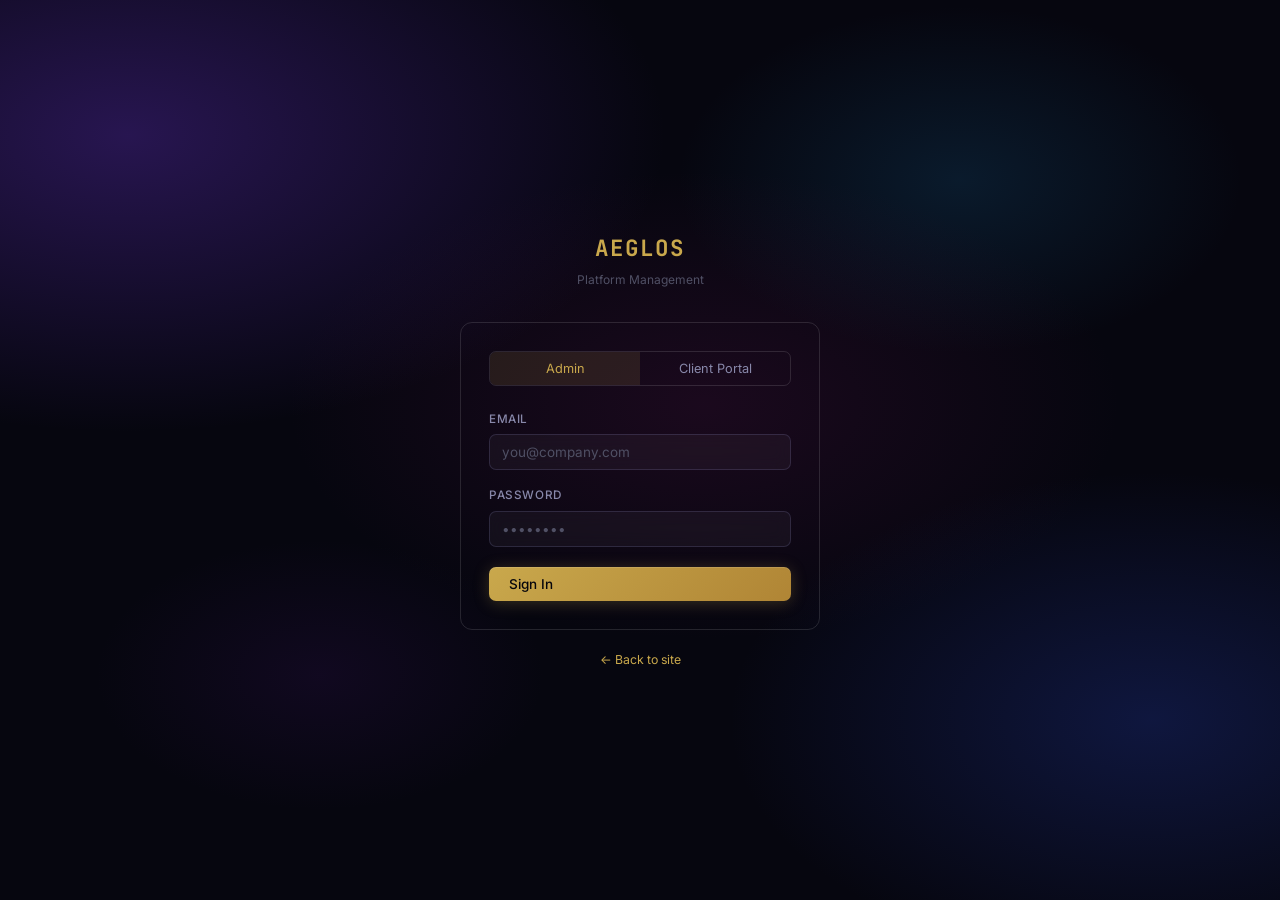
<file: demos/platform/login.html>
<!DOCTYPE html>
<html lang="en">
<head>
  <meta name="robots" content="noindex, nofollow, noarchive">
  <script src="demo-stub.js"></script>
<meta charset="UTF-8">
<meta name="viewport" content="width=device-width, initial-scale=1.0">
<title>Login — Aeglos Platform</title>
<link rel="stylesheet" href="css/platform.css">
<style>
  body { display: flex; align-items: center; justify-content: center; min-height: 100vh; }
  .login-box { width: 100%; max-width: 400px; padding: 20px; }
  .login-logo { text-align: center; margin-bottom: 32px; }
  .login-logo .name { font-family: var(--font-mono); font-size: 1.5rem; color: var(--gold); font-weight: 700; letter-spacing: 1px; }
  .login-logo .sub  { font-size: 0.8rem; color: var(--text-muted); margin-top: 4px; }
  .login-card { background: var(--bg-card); border: 1px solid var(--border); border-radius: var(--radius-lg); padding: 28px; }
  .login-form { display: flex; flex-direction: column; gap: 16px; }
  .login-form button { margin-top: 4px; }
  .login-footer { text-align: center; margin-top: 20px; font-size: 0.82rem; color: var(--text-muted); }
  .tab-group { display: flex; border: 1px solid var(--border); border-radius: var(--radius); overflow: hidden; margin-bottom: 24px; }
  .tab-btn { flex: 1; padding: 9px; font-size: 0.85rem; background: transparent; border: none; color: var(--text-dim); cursor: pointer; transition: 0.15s; font-family: var(--font-sans); }
  .tab-btn.active { background: rgba(201,168,76,0.12); color: var(--gold); }
  #errMsg { display: none; }
</style>
</head>
<body>
<div class="login-box">
  <div class="login-logo">
    <div class="name">AEGLOS</div>
    <div class="sub">Platform Management</div>
  </div>
  <div class="login-card">
    <div class="tab-group">
      <button class="tab-btn active" onclick="switchTab('admin')">Admin</button>
      <button class="tab-btn" onclick="switchTab('client')">Client Portal</button>
    </div>
    <div id="errMsg" class="alert alert-error mb-4"></div>
    <form class="login-form" id="loginForm" onsubmit="doLogin(event)">
      <div class="form-group">
        <label>Email</label>
        <input type="email" id="emailInput" required autocomplete="email" placeholder="you@company.com">
      </div>
      <div class="form-group">
        <label>Password</label>
        <input type="password" id="passInput" required autocomplete="current-password" placeholder="••••••••">
      </div>
      <button type="submit" class="btn btn-primary w-full" id="loginBtn">Sign In</button>
    </form>
  </div>
  <div class="login-footer">
    <a href="index.html">← Back to site</a>
  </div>
</div>

<script>
let role = 'admin';

function switchTab(r) {
  role = r;
  document.querySelectorAll('.tab-btn').forEach((b,i) => b.classList.toggle('active', (r==='admin'&&i===0)||(r==='client'&&i===1)));
  hideErr();
}

function showErr(msg) {
  const el = document.getElementById('errMsg');
  el.textContent = msg;
  el.style.display = 'block';
}
function hideErr() { document.getElementById('errMsg').style.display = 'none'; }

async function doLogin(e) {
  e.preventDefault();
  hideErr();
  const btn = document.getElementById('loginBtn');
  btn.disabled = true;
  btn.textContent = 'Signing in…';
  const email = document.getElementById('emailInput').value;
  const password = document.getElementById('passInput').value;
  const url = role === 'admin' ? '/api/auth/admin/login' : '/api/auth/client/login';
  try {
    const res = await fetch(url, {
      method: 'POST',
      headers: { 'Content-Type': 'application/json' },
      body: JSON.stringify({ email, password })
    });
    const data = await res.json();
    if (!res.ok) { showErr(data.error || 'Login failed'); return; }
    window.location.href = role === 'admin' ? '/crm.html' : '/portal.html';
  } catch {
    showErr('Network error. Please try again.');
  } finally {
    btn.disabled = false;
    btn.textContent = 'Sign In';
  }
}

// Check query param for pre-selecting role
const p = new URLSearchParams(location.search);
if (p.get('role') === 'client') switchTab('client');

</script>
</body>
</html>
</file>
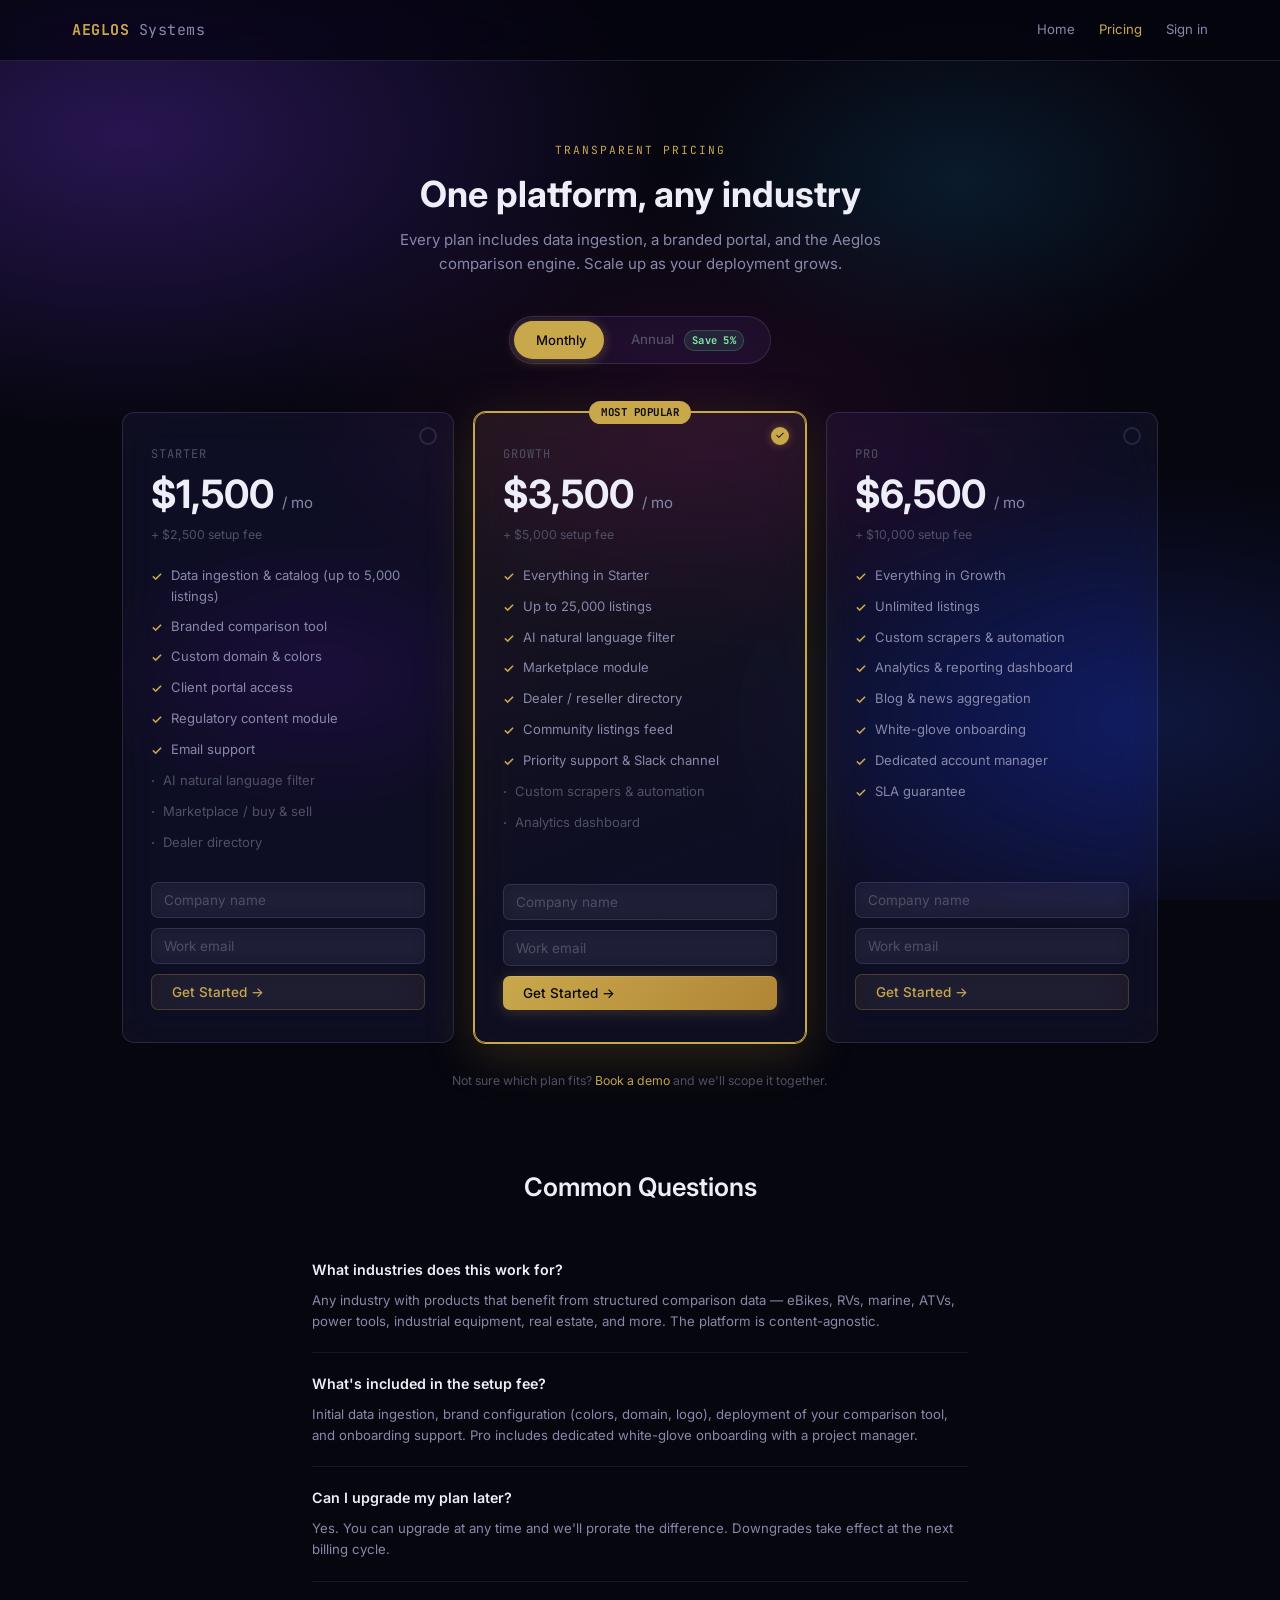
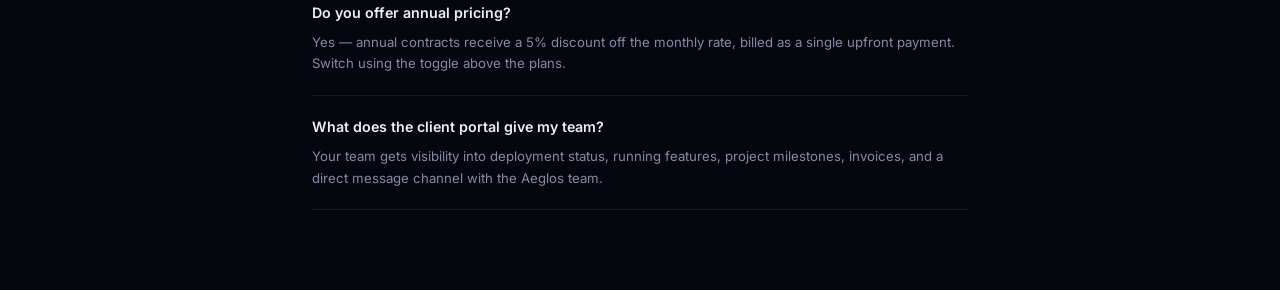
<file: demos/platform/pricing.html>
<!DOCTYPE html>
<html lang="en">
<head>
  <meta name="robots" content="noindex, nofollow, noarchive">
  <script src="demo-stub.js"></script>
<meta charset="UTF-8">
<meta name="viewport" content="width=device-width, initial-scale=1.0">
<title>Pricing — Aeglos Platform</title>
<link rel="stylesheet" href="css/platform.css">
<style>
  .pricing-section {
    max-width: 1100px;
    margin: 0 auto;
    padding: 80px 32px;
    text-align: center;
  }
  .pricing-eyebrow { font-family: var(--font-mono); font-size: 0.75rem; text-transform: uppercase; letter-spacing: 2px; color: var(--gold); margin-bottom: 14px; }
  .pricing-title { font-size: 2.4rem; font-weight: 700; margin-bottom: 12px; }
  .pricing-subtitle { font-size: 1rem; color: var(--text-dim); max-width: 560px; margin: 0 auto 40px; }

  /* ── Billing toggle ── */
  .billing-toggle {
    display: inline-flex;
    align-items: center;
    gap: 0;
    background: var(--glass-card);
    backdrop-filter: var(--glass-blur);
    -webkit-backdrop-filter: var(--glass-blur);
    border: 1px solid var(--glass-border);
    border-radius: 40px;
    padding: 4px;
    margin-bottom: 48px;
    position: relative;
  }
  .toggle-opt {
    padding: 8px 22px;
    border-radius: 36px;
    font-size: 0.88rem;
    font-weight: 500;
    color: var(--text-muted);
    cursor: pointer;
    transition: color 0.18s;
    user-select: none;
    position: relative;
    z-index: 1;
  }
  .toggle-opt.active { color: #0b0b0d; }
  .toggle-thumb {
    position: absolute;
    top: 4px;
    left: 4px;
    height: calc(100% - 8px);
    border-radius: 36px;
    background: var(--gold);
    box-shadow: 0 2px 12px rgba(201,168,76,0.35);
    transition: transform 0.22s cubic-bezier(0.4, 0, 0.2, 1), width 0.22s;
    z-index: 0;
  }
  .save-badge {
    display: inline-block;
    background: rgba(76,175,122,0.15);
    border: 1px solid rgba(76,175,122,0.3);
    color: #80e8aa;
    font-size: 0.7rem;
    font-weight: 700;
    font-family: var(--font-mono);
    padding: 1px 7px;
    border-radius: 10px;
    margin-left: 6px;
    vertical-align: middle;
    letter-spacing: 0.3px;
  }

  .pricing-grid {
    display: grid;
    grid-template-columns: repeat(3, 1fr);
    gap: 20px;
    text-align: left;
  }

  .pricing-card {
    background: var(--glass-card);
    backdrop-filter: var(--glass-blur);
    -webkit-backdrop-filter: var(--glass-blur);
    border: 1px solid var(--glass-border);
    border-radius: var(--radius-lg);
    padding: 32px 28px;
    display: flex;
    flex-direction: column;
    position: relative;
    cursor: pointer;
    transition: border-color 0.2s, box-shadow 0.2s, transform 0.15s;
    user-select: none;
  }
  .pricing-card:hover {
    border-color: rgba(201,168,76,0.35);
    transform: translateY(-2px);
  }
  .pricing-card.selected {
    border-color: var(--gold);
    box-shadow: 0 0 0 1px var(--gold), 0 8px 40px rgba(201,168,76,0.18), var(--shadow);
    background: linear-gradient(160deg, rgba(201,168,76,0.07) 0%, var(--glass-card) 70%);
  }
  .pricing-card.featured {
    border-color: var(--gold-dim);
    background: linear-gradient(160deg, rgba(201,168,76,0.06) 0%, var(--glass-card) 60%);
  }
  .pricing-card.featured.selected {
    border-color: var(--gold);
    box-shadow: 0 0 0 1px var(--gold), 0 12px 48px rgba(201,168,76,0.22), var(--shadow);
    background: linear-gradient(160deg, rgba(201,168,76,0.10) 0%, var(--glass-card) 70%);
  }

  .featured-badge {
    position: absolute;
    top: -12px;
    left: 50%;
    transform: translateX(-50%);
    background: var(--gold);
    color: #0b0b0d;
    font-size: 0.72rem;
    font-weight: 700;
    font-family: var(--font-mono);
    text-transform: uppercase;
    letter-spacing: 0.5px;
    padding: 3px 12px;
    border-radius: 20px;
    white-space: nowrap;
  }

  .selected-indicator {
    position: absolute;
    top: 14px;
    right: 16px;
    width: 18px;
    height: 18px;
    border-radius: 50%;
    border: 2px solid var(--glass-border);
    display: flex;
    align-items: center;
    justify-content: center;
    transition: all 0.2s;
    font-size: 11px;
    color: transparent;
  }
  .pricing-card.selected .selected-indicator {
    background: var(--gold);
    border-color: var(--gold);
    color: #0b0b0d;
    box-shadow: 0 0 8px rgba(201,168,76,0.4);
  }

  .tier-name { font-family: var(--font-mono); font-size: 0.8rem; text-transform: uppercase; letter-spacing: 1px; color: var(--text-muted); margin-bottom: 10px; }

  .price-wrap { margin-bottom: 4px; }
  .price { font-size: 2.6rem; font-weight: 700; color: var(--text); line-height: 1; transition: opacity 0.15s; }
  .price span { font-size: 1rem; font-weight: 400; color: var(--text-dim); }
  .price-original { font-size: 1rem; color: var(--text-muted); text-decoration: line-through; margin-left: 6px; display: none; }
  .price-sub { font-size: 0.82rem; color: var(--text-muted); margin: 6px 0 20px; min-height: 1.2em; }

  .feature-list { flex: 1; list-style: none; display: flex; flex-direction: column; gap: 9px; margin-bottom: 28px; }
  .feature-list li { font-size: 0.87rem; color: var(--text-dim); display: flex; align-items: flex-start; gap: 8px; }
  .feature-list li::before { content: '✓'; color: var(--gold); flex-shrink: 0; font-weight: 600; margin-top: 1px; }
  .feature-list li.dim::before { content: '·'; color: var(--text-muted); }
  .feature-list li.dim { color: var(--text-muted); }

  .checkout-form { display: flex; flex-direction: column; gap: 10px; }
  .checkout-form input { width: 100%; }

  .faq-section { max-width: 720px; margin: 0 auto; padding: 0 32px 80px; }
  .faq-section h2 { text-align: center; margin-bottom: 36px; }
  .faq-item { border-bottom: 1px solid var(--border-dim); padding: 20px 0; }
  .faq-item h4 { font-size: 0.95rem; margin-bottom: 8px; }
  .faq-item p { font-size: 0.88rem; }

  #toast { position:fixed; bottom:24px; right:24px; z-index:9999; display:flex; flex-direction:column; gap:8px; }
  .toast-msg { background: var(--glass-mid); backdrop-filter: var(--glass-blur); border: 1px solid var(--glass-border); border-radius: var(--radius); padding: 12px 18px; font-size: 0.88rem; }
  .toast-err { border-color: rgba(224,85,85,0.4); color: #f08080; }
  .toast-ok  { border-color: rgba(76,175,122,0.4); color: #80e8aa; }

  @media (max-width: 860px) {
    .pricing-grid { grid-template-columns: 1fr; }
    .pricing-section { padding: 50px 16px; }
  }
</style>
</head>
<body>
<nav class="site-nav">
  <div class="nav-inner">
    <a href="index.html" class="nav-logo">AEGLOS <span>Systems</span></a>
    <div class="nav-links">
      <a href="index.html">Home</a>
      <a href="pricing.html" style="color:var(--gold);">Pricing</a>
      <a href="login.html">Sign in</a>
    </div>
  </div>
</nav>

<div class="pricing-section">
  <div class="pricing-eyebrow">Transparent Pricing</div>
  <h1 class="pricing-title">One platform, any industry</h1>
  <p class="pricing-subtitle">Every plan includes data ingestion, a branded portal, and the Aeglos comparison engine. Scale up as your deployment grows.</p>

  <!-- Billing toggle -->
  <div class="billing-toggle" id="billingToggle">
    <div class="toggle-thumb" id="toggleThumb"></div>
    <div class="toggle-opt active" id="opt-monthly" onclick="setBilling('monthly')">Monthly</div>
    <div class="toggle-opt" id="opt-annual" onclick="setBilling('annual')">Annual <span class="save-badge">Save 5%</span></div>
  </div>

  <div class="pricing-grid" id="pricingGrid">

    <!-- Starter -->
    <div class="pricing-card" id="card-starter" onclick="selectPlan('starter')">
      <div class="selected-indicator">✓</div>
      <div class="tier-name">Starter</div>
      <div class="price-wrap">
        <span class="price" id="price-starter">$1,500 <span>/ mo</span></span>
      </div>
      <div class="price-sub" id="sub-starter">+ $2,500 setup fee</div>
      <ul class="feature-list">
        <li>Data ingestion &amp; catalog (up to 5,000 listings)</li>
        <li>Branded comparison tool</li>
        <li>Custom domain &amp; colors</li>
        <li>Client portal access</li>
        <li>Regulatory content module</li>
        <li>Email support</li>
        <li class="dim">AI natural language filter</li>
        <li class="dim">Marketplace / buy &amp; sell</li>
        <li class="dim">Dealer directory</li>
      </ul>
      <div class="checkout-form">
        <input type="text" id="s_company" placeholder="Company name" onclick="event.stopPropagation()">
        <input type="email" id="s_email" placeholder="Work email" onclick="event.stopPropagation()">
        <button class="btn btn-secondary w-full" onclick="event.stopPropagation(); checkout('starter')">Get Started →</button>
      </div>
    </div>

    <!-- Growth (featured) -->
    <div class="pricing-card featured selected" id="card-growth" onclick="selectPlan('growth')">
      <div class="featured-badge">Most Popular</div>
      <div class="selected-indicator">✓</div>
      <div class="tier-name">Growth</div>
      <div class="price-wrap">
        <span class="price" id="price-growth">$3,500 <span>/ mo</span></span>
      </div>
      <div class="price-sub" id="sub-growth">+ $5,000 setup fee</div>
      <ul class="feature-list">
        <li>Everything in Starter</li>
        <li>Up to 25,000 listings</li>
        <li>AI natural language filter</li>
        <li>Marketplace module</li>
        <li>Dealer / reseller directory</li>
        <li>Community listings feed</li>
        <li>Priority support &amp; Slack channel</li>
        <li class="dim">Custom scrapers &amp; automation</li>
        <li class="dim">Analytics dashboard</li>
      </ul>
      <div class="checkout-form">
        <input type="text" id="g_company" placeholder="Company name" onclick="event.stopPropagation()">
        <input type="email" id="g_email" placeholder="Work email" onclick="event.stopPropagation()">
        <button class="btn btn-primary w-full" onclick="event.stopPropagation(); checkout('growth')">Get Started →</button>
      </div>
    </div>

    <!-- Pro -->
    <div class="pricing-card" id="card-pro" onclick="selectPlan('pro')">
      <div class="selected-indicator">✓</div>
      <div class="tier-name">Pro</div>
      <div class="price-wrap">
        <span class="price" id="price-pro">$6,500 <span>/ mo</span></span>
      </div>
      <div class="price-sub" id="sub-pro">+ $10,000 setup fee</div>
      <ul class="feature-list">
        <li>Everything in Growth</li>
        <li>Unlimited listings</li>
        <li>Custom scrapers &amp; automation</li>
        <li>Analytics &amp; reporting dashboard</li>
        <li>Blog &amp; news aggregation</li>
        <li>White-glove onboarding</li>
        <li>Dedicated account manager</li>
        <li>SLA guarantee</li>
      </ul>
      <div class="checkout-form">
        <input type="text" id="p_company" placeholder="Company name" onclick="event.stopPropagation()">
        <input type="email" id="p_email" placeholder="Work email" onclick="event.stopPropagation()">
        <button class="btn btn-secondary w-full" onclick="event.stopPropagation(); checkout('pro')">Get Started →</button>
      </div>
    </div>

  </div>

  <p style="margin-top:28px;font-size:0.82rem;color:var(--text-muted);">
    Not sure which plan fits? <a href="/#contact" style="color:var(--gold);">Book a demo</a> and we'll scope it together.
  </p>
</div>

<div class="faq-section">
  <h2>Common Questions</h2>
  <div class="faq-item">
    <h4>What industries does this work for?</h4>
    <p>Any industry with products that benefit from structured comparison data — eBikes, RVs, marine, ATVs, power tools, industrial equipment, real estate, and more. The platform is content-agnostic.</p>
  </div>
  <div class="faq-item">
    <h4>What's included in the setup fee?</h4>
    <p>Initial data ingestion, brand configuration (colors, domain, logo), deployment of your comparison tool, and onboarding support. Pro includes dedicated white-glove onboarding with a project manager.</p>
  </div>
  <div class="faq-item">
    <h4>Can I upgrade my plan later?</h4>
    <p>Yes. You can upgrade at any time and we'll prorate the difference. Downgrades take effect at the next billing cycle.</p>
  </div>
  <div class="faq-item">
    <h4>Do you offer annual pricing?</h4>
    <p>Yes — annual contracts receive a 5% discount off the monthly rate, billed as a single upfront payment. Switch using the toggle above the plans.</p>
  </div>
  <div class="faq-item">
    <h4>What does the client portal give my team?</h4>
    <p>Your team gets visibility into deployment status, running features, project milestones, invoices, and a direct message channel with the Aeglos team.</p>
  </div>
</div>

<div id="toast"></div>

<script>
const MONTHLY = { starter: 1500, growth: 3500, pro: 6500 };
const DISCOUNT = 0.05;

let selectedPlan = 'growth';
let billingCycle = 'monthly';

function fmt(n) {
  return '$' + n.toLocaleString('en-US');
}

function setBilling(cycle) {
  billingCycle = cycle;

  const optM = document.getElementById('opt-monthly');
  const optA = document.getElementById('opt-annual');
  const thumb = document.getElementById('toggleThumb');

  if (cycle === 'monthly') {
    optM.classList.add('active');
    optA.classList.remove('active');
    thumb.style.transform = 'translateX(0)';
    thumb.style.width = optM.offsetWidth + 'px';
  } else {
    optA.classList.add('active');
    optM.classList.remove('active');
    const offset = optM.offsetWidth;
    thumb.style.transform = 'translateX(' + offset + 'px)';
    thumb.style.width = optA.offsetWidth + 'px';
  }

  updatePrices();
}

function updatePrices() {
  const tiers = ['starter', 'growth', 'pro'];
  const setupFees = { starter: 2500, growth: 5000, pro: 10000 };

  tiers.forEach(tier => {
    const monthly = MONTHLY[tier];
    const priceEl = document.getElementById('price-' + tier);
    const subEl   = document.getElementById('sub-' + tier);

    if (billingCycle === 'annual') {
      const discounted = Math.round(monthly * (1 - DISCOUNT));
      const annual     = discounted * 12;
      priceEl.innerHTML = fmt(discounted) + ' <span>/ mo</span>';
      subEl.textContent = fmt(annual) + ' billed annually + ' + fmt(setupFees[tier]) + ' setup';
    } else {
      priceEl.innerHTML = fmt(monthly) + ' <span>/ mo</span>';
      subEl.textContent = '+ ' + fmt(setupFees[tier]) + ' setup fee';
    }
  });
}

function initToggle() {
  const thumb = document.getElementById('toggleThumb');
  const optM  = document.getElementById('opt-monthly');
  thumb.style.width = optM.offsetWidth + 'px';
}

function selectPlan(tier) {
  selectedPlan = tier;
  document.querySelectorAll('.pricing-card').forEach(c => c.classList.remove('selected'));
  document.getElementById('card-' + tier).classList.add('selected');
}

function toast(msg, type = 'ok') {
  const div = document.createElement('div');
  div.className = 'toast-msg toast-' + type;
  div.textContent = msg;
  document.getElementById('toast').appendChild(div);
  setTimeout(() => div.remove(), 3500);
}

async function checkout(tier) {
  selectPlan(tier);
  const prefixes = { starter: 's', growth: 'g', pro: 'p' };
  const p = prefixes[tier];
  const company = document.getElementById(p + '_company').value.trim();
  const email   = document.getElementById(p + '_email').value.trim();
  if (!company || !email) { toast('Please enter company name and email.', 'err'); return; }
  if (!email.includes('@')) { toast('Please enter a valid email.', 'err'); return; }

  const btn = event.currentTarget;
  btn.disabled = true;
  btn.textContent = 'Redirecting…';

  try {
    const res = await fetch('/api/stripe/checkout', {
      method: 'POST',
      headers: { 'Content-Type': 'application/json' },
      body: JSON.stringify({ tier, billing: billingCycle, company_name: company, email })
    });
    const data = await res.json();
    if (!res.ok) {
      toast(data.error || 'Checkout unavailable. Please contact us.', 'err');
      btn.disabled = false;
      btn.textContent = 'Get Started →';
      return;
    }
    window.location.href = data.url;
  } catch {
    toast('Network error. Please try again.', 'err');
    btn.disabled = false;
    btn.textContent = 'Get Started →';
  }
}

window.addEventListener('DOMContentLoaded', initToggle);

if (new URLSearchParams(location.search).get('checkout') === 'cancelled') {
  toast('Checkout cancelled. No charge was made.', 'err');
  history.replaceState({}, '', '/pricing.html');
}
</script>
</body>
</html>
</file>
<file: demos/crm/css/platform.css>
/* Aeglos Systems — Platform CSS  (glassmorphism edition) */

@import url('https://fonts.googleapis.com/css2?family=Inter:wght@400;500;600;700&family=JetBrains+Mono:wght@400;500;700&display=swap');

:root {
  --gold:        #C9A84C;
  --gold-dim:    #8a6f2e;
  --gold-light:  #e8c96a;
  --gold-glow:   rgba(201,168,76,0.25);
  --bg:          #06060f;
  --bg-deep:     #030309;
  --glass-card:  rgba(120,120,200,0.08);
  --glass-mid:   rgba(140,140,220,0.12);
  --glass-high:  rgba(160,160,240,0.16);
  --glass-border:rgba(180,180,255,0.15);
  --glass-border-bright: rgba(220,210,255,0.28);
  --glass-blur:  blur(20px) saturate(180%);
  --glass-blur-heavy: blur(32px) saturate(200%);
  --bg-hover:    rgba(255,255,255,0.09);
  --border:      rgba(255,255,255,0.12);
  --border-dim:  rgba(255,255,255,0.07);
  --text:        #eeeef8;
  --text-dim:    #8888aa;
  --text-muted:  #505065;
  --red:         #e05555;
  --green:       #4caf7a;
  --blue:        #5599dd;
  --orange:      #e09050;
  --font-sans:   'Inter', -apple-system, BlinkMacSystemFont, 'Segoe UI', sans-serif;
  --font-mono:   'JetBrains Mono', 'Fira Code', 'SF Mono', monospace;
  --radius:      7px;
  --radius-lg:   12px;
  --radius-xl:   16px;
  --shadow:      0 8px 40px rgba(0,0,0,0.6), 0 2px 8px rgba(0,0,0,0.4);
  --shadow-sm:   0 2px 12px rgba(0,0,0,0.4);
  --shadow-glow: 0 0 80px rgba(201,168,76,0.12), 0 0 240px rgba(60,30,120,0.25);
  --inset-top:   inset 0 1px 0 rgba(255,255,255,0.12);
}

*, *::before, *::after { box-sizing: border-box; margin: 0; padding: 0; }

html { font-size: 15px; }

body {
  font-family: var(--font-sans);
  background: var(--bg);
  background-image:
    radial-gradient(ellipse 70% 55% at 10% 15%, rgba(80,40,160,0.45) 0%, transparent 60%),
    radial-gradient(ellipse 60% 50% at 90% 80%, rgba(30,50,140,0.38) 0%, transparent 55%),
    radial-gradient(ellipse 50% 40% at 55% 45%, rgba(100,20,80,0.22) 0%, transparent 65%),
    radial-gradient(ellipse 40% 35% at 75% 20%, rgba(20,80,120,0.28) 0%, transparent 55%),
    radial-gradient(ellipse 35% 30% at 25% 75%, rgba(60,20,100,0.20) 0%, transparent 50%);
  background-attachment: fixed;
  color: var(--text);
  line-height: 1.6;
  -webkit-font-smoothing: antialiased;
}

a { color: var(--gold); text-decoration: none; }
a:hover { color: var(--gold-light); }

/* ── Typography ── */
h1 { font-size: 2.4rem; font-weight: 700; line-height: 1.2; }
h2 { font-size: 1.7rem; font-weight: 600; line-height: 1.3; }
h3 { font-size: 1.2rem; font-weight: 600; }
h4 { font-size: 1rem; font-weight: 600; }
p  { color: var(--text-dim); }

.mono   { font-family: var(--font-mono); }
.gold   { color: var(--gold); }
.dim    { color: var(--text-dim); }
.muted  { color: var(--text-muted); font-size: 0.85rem; }

/* ── Scrollbar ── */
::-webkit-scrollbar { width: 5px; height: 5px; }
::-webkit-scrollbar-track { background: transparent; }
::-webkit-scrollbar-thumb { background: rgba(255,255,255,0.1); border-radius: 3px; }
::-webkit-scrollbar-thumb:hover { background: var(--gold-dim); }

/* ── Buttons ── */
.btn {
  display: inline-flex;
  align-items: center;
  gap: 6px;
  padding: 9px 20px;
  border-radius: var(--radius);
  border: none;
  font-family: var(--font-sans);
  font-size: 0.9rem;
  font-weight: 500;
  cursor: pointer;
  transition: all 0.16s ease;
  white-space: nowrap;
  text-decoration: none;
  position: relative;
}
.btn-primary {
  background: linear-gradient(135deg, var(--gold) 0%, #b08535 100%);
  color: #06060c;
  box-shadow: 0 2px 16px rgba(201,168,76,0.25), var(--inset-top);
}
.btn-primary:hover {
  background: linear-gradient(135deg, var(--gold-light) 0%, var(--gold) 100%);
  color: #06060c;
  box-shadow: 0 4px 24px rgba(201,168,76,0.35);
  transform: translateY(-1px);
}
.btn-secondary {
  background: rgba(201,168,76,0.07);
  color: var(--gold);
  border: 1px solid rgba(201,168,76,0.25);
  backdrop-filter: var(--glass-blur);
}
.btn-secondary:hover {
  background: rgba(201,168,76,0.13);
  border-color: var(--gold);
  box-shadow: 0 0 16px rgba(201,168,76,0.1);
}
.btn-ghost {
  background: var(--glass-card);
  color: var(--text-dim);
  border: 1px solid var(--glass-border);
  backdrop-filter: var(--glass-blur);
}
.btn-ghost:hover {
  background: var(--glass-mid);
  color: var(--text);
  border-color: var(--glass-border-bright);
}
.btn-danger {
  background: rgba(224,85,85,0.07);
  color: var(--red);
  border: 1px solid rgba(224,85,85,0.2);
}
.btn-danger:hover { background: rgba(224,85,85,0.14); box-shadow: 0 0 12px rgba(224,85,85,0.1); }
.btn-sm  { padding: 5px 12px; font-size: 0.8rem; }
.btn-lg  { padding: 13px 28px; font-size: 1rem; }
.btn:disabled { opacity: 0.35; cursor: not-allowed; transform: none !important; }

/* ── Form elements ── */
.form-group { display: flex; flex-direction: column; gap: 6px; }
label { font-size: 0.78rem; font-weight: 500; color: var(--text-dim); text-transform: uppercase; letter-spacing: 0.6px; }

input[type="text"],
input[type="email"],
input[type="password"],
input[type="number"],
input[type="date"],
input[type="url"],
select,
textarea {
  width: 100%;
  background: rgba(255,255,255,0.04);
  border: 1px solid var(--glass-border);
  border-radius: var(--radius);
  padding: 9px 12px;
  font-family: var(--font-sans);
  font-size: 0.9rem;
  color: var(--text);
  outline: none;
  transition: border-color 0.15s, background 0.15s, box-shadow 0.15s;
  appearance: none;
  backdrop-filter: blur(8px);
}
input:focus, select:focus, textarea:focus {
  border-color: rgba(201,168,76,0.5);
  background: rgba(255,255,255,0.06);
  box-shadow: 0 0 0 3px rgba(201,168,76,0.08), 0 0 20px rgba(201,168,76,0.04);
}
input::placeholder, textarea::placeholder { color: var(--text-muted); }
textarea { resize: vertical; min-height: 80px; }
select {
  background-image: url("data:image/svg+xml,%3Csvg xmlns='http://www.w3.org/2000/svg' width='12' height='8' viewBox='0 0 12 8'%3E%3Cpath d='M1 1l5 5 5-5' stroke='%238080a0' fill='none' stroke-width='1.5' stroke-linecap='round'/%3E%3C/svg%3E");
  background-repeat: no-repeat;
  background-position: right 10px center;
  padding-right: 32px;
}
.form-row   { display: grid; grid-template-columns: 1fr 1fr; gap: 16px; }
.form-row-3 { display: grid; grid-template-columns: 1fr 1fr 1fr; gap: 16px; }

/* ── Cards ── */
.card {
  background: var(--glass-card);
  backdrop-filter: var(--glass-blur);
  -webkit-backdrop-filter: var(--glass-blur);
  border: 1px solid var(--glass-border);
  border-top: 1px solid var(--glass-border-bright);
  border-radius: var(--radius-lg);
  padding: 20px;
  box-shadow: var(--shadow), var(--inset-top), 0 0 0 0.5px rgba(255,255,255,0.05);
}
.card-header {
  display: flex;
  align-items: center;
  justify-content: space-between;
  margin-bottom: 16px;
  padding-bottom: 12px;
  border-bottom: 1px solid var(--border-dim);
}
.card-header h3 { font-size: 0.88rem; text-transform: uppercase; letter-spacing: 0.5px; color: var(--text-dim); }

/* ── Badges / Status ── */
.badge {
  display: inline-block;
  padding: 2px 8px;
  border-radius: 4px;
  font-size: 0.7rem;
  font-weight: 600;
  text-transform: uppercase;
  letter-spacing: 0.5px;
  font-family: var(--font-mono);
}
.badge-active    { background: rgba(76,175,122,0.12); color: var(--green); border: 1px solid rgba(76,175,122,0.2); }
.badge-prospect  { background: rgba(85,153,221,0.1);  color: var(--blue);  border: 1px solid rgba(85,153,221,0.18); }
.badge-churned   { background: rgba(224,85,85,0.1);   color: var(--red);   border: 1px solid rgba(224,85,85,0.18); }
.badge-pending   { background: rgba(201,168,76,0.1);  color: var(--gold);  border: 1px solid rgba(201,168,76,0.18); }
.badge-live      { background: rgba(76,175,122,0.12); color: var(--green); }
.badge-building  { background: rgba(201,168,76,0.1);  color: var(--gold);  }
.badge-done      { background: rgba(76,175,122,0.12); color: var(--green); }
.badge-blocked   { background: rgba(224,85,85,0.1);   color: var(--red);   }
.badge-paid      { background: rgba(76,175,122,0.12); color: var(--green); }
.badge-enabled   { background: rgba(76,175,122,0.12); color: var(--green); }
.badge-disabled  { background: rgba(80,80,88,0.15);   color: var(--text-muted); }

/* ── Alert / toast ── */
.alert {
  padding: 10px 16px;
  border-radius: var(--radius);
  font-size: 0.88rem;
  border: 1px solid;
  backdrop-filter: blur(12px);
}
.alert-error   { background: rgba(224,85,85,0.08);  border-color: rgba(224,85,85,0.25);  color: #f08080; }
.alert-success { background: rgba(76,175,122,0.08); border-color: rgba(76,175,122,0.25); color: #80e8aa; }
.alert-info    { background: rgba(201,168,76,0.08); border-color: rgba(201,168,76,0.22); color: var(--gold); }

#toast {
  position: fixed;
  bottom: 24px;
  right: 24px;
  z-index: 9999;
  display: flex;
  flex-direction: column;
  gap: 8px;
  pointer-events: none;
}
.toast-msg {
  padding: 11px 20px;
  border-radius: var(--radius);
  font-size: 0.88rem;
  font-weight: 500;
  animation: toastIn 0.22s ease;
  pointer-events: none;
  backdrop-filter: var(--glass-blur);
  -webkit-backdrop-filter: var(--glass-blur);
  box-shadow: 0 8px 32px rgba(0,0,0,0.5);
}
.toast-ok  { background: rgba(76,175,122,0.15); border: 1px solid rgba(76,175,122,0.3); color: #80e8aa; }
.toast-err { background: rgba(224,85,85,0.15);  border: 1px solid rgba(224,85,85,0.3);  color: #f08080; }
@keyframes toastIn {
  from { opacity: 0; transform: translateY(10px) scale(0.97); }
  to   { opacity: 1; transform: translateY(0)    scale(1); }
}

/* ── Modal ── */
.modal-overlay {
  position: fixed;
  inset: 0;
  background: rgba(3,3,9,0.7);
  z-index: 500;
  display: flex;
  align-items: center;
  justify-content: center;
  backdrop-filter: blur(8px);
  -webkit-backdrop-filter: blur(8px);
  padding: 20px;
}
.modal {
  background: rgba(20,15,50,0.75);
  backdrop-filter: var(--glass-blur-heavy);
  -webkit-backdrop-filter: var(--glass-blur-heavy);
  border: 1px solid var(--glass-border-bright);
  border-top: 1px solid rgba(220,210,255,0.35);
  border-radius: var(--radius-xl);
  padding: 28px;
  width: 100%;
  max-width: 520px;
  max-height: 88vh;
  overflow-y: auto;
  position: relative;
  box-shadow: 0 32px 100px rgba(0,0,0,0.7), var(--inset-top), inset 0 0 0 0.5px rgba(200,180,255,0.06);
}
.modal-header {
  display: flex;
  align-items: center;
  justify-content: space-between;
  margin-bottom: 20px;
}
.modal-header h2 { font-size: 1.1rem; }
.modal-close {
  background: none;
  border: none;
  color: var(--text-muted);
  font-size: 1.3rem;
  cursor: pointer;
  padding: 4px 8px;
  border-radius: var(--radius);
  transition: background 0.12s, color 0.12s;
}
.modal-close:hover { background: var(--glass-mid); color: var(--text); }
.modal-form { display: flex; flex-direction: column; gap: 16px; }
.modal-footer { display: flex; justify-content: flex-end; gap: 10px; margin-top: 20px; }

/* ── Nav ── */
.site-nav {
  position: sticky;
  top: 0;
  z-index: 100;
  background: rgba(5,5,12,0.75);
  border-bottom: 1px solid var(--glass-border);
  backdrop-filter: var(--glass-blur);
  -webkit-backdrop-filter: var(--glass-blur);
}
.nav-inner {
  max-width: 1200px;
  margin: 0 auto;
  padding: 0 32px;
  height: 60px;
  display: flex;
  align-items: center;
  justify-content: space-between;
}
.nav-logo {
  font-family: var(--font-mono);
  font-size: 1rem;
  font-weight: 700;
  color: var(--gold);
  letter-spacing: 0.5px;
  text-decoration: none;
}
.nav-logo span { color: var(--text-dim); font-weight: 400; }
.nav-links { display: flex; align-items: center; gap: 24px; }
.nav-links a { color: var(--text-dim); font-size: 0.88rem; transition: color 0.15s; }
.nav-links a:hover { color: var(--text); }

/* ── Page layout ── */
.page-container {
  max-width: 1200px;
  margin: 0 auto;
  padding: 0 32px;
}
.section { padding: 80px 0; }

/* ── Table ── */
.table-wrap { overflow-x: auto; }
table { width: 100%; border-collapse: collapse; }
th {
  font-family: var(--font-mono);
  font-size: 0.7rem;
  text-transform: uppercase;
  letter-spacing: 0.5px;
  color: var(--text-muted);
  padding: 8px 12px;
  text-align: left;
  border-bottom: 1px solid var(--border);
}
td {
  padding: 10px 12px;
  font-size: 0.88rem;
  border-bottom: 1px solid var(--border-dim);
  vertical-align: middle;
}
tr:hover td { background: var(--bg-hover); }
tr:last-child td { border-bottom: none; }

/* ── Progress / Feature bar ── */
.feature-row {
  display: flex;
  align-items: center;
  justify-content: space-between;
  padding: 8px 0;
  border-bottom: 1px solid var(--border-dim);
  gap: 12px;
}
.feature-row:last-child { border-bottom: none; }
.feature-label  { font-size: 0.88rem; flex: 1; }
.feature-status { display: flex; align-items: center; gap: 8px; }

/* ── Sidebar layout ── */
.app-shell {
  display: flex;
  height: 100vh;
  overflow: hidden;
}
.sidebar {
  width: 220px;
  min-width: 220px;
  background: rgba(12,8,30,0.78);
  backdrop-filter: var(--glass-blur);
  -webkit-backdrop-filter: var(--glass-blur);
  border-right: 1px solid var(--glass-border);
  display: flex;
  flex-direction: column;
  overflow-y: auto;
  box-shadow: 4px 0 40px rgba(0,0,0,0.4), inset -1px 0 0 rgba(200,180,255,0.06);
}
.sidebar-logo {
  padding: 20px 20px 16px;
  font-family: var(--font-mono);
  font-size: 0.9rem;
  font-weight: 700;
  color: var(--gold);
  border-bottom: 1px solid var(--border-dim);
  text-shadow: 0 0 20px rgba(201,168,76,0.3);
}
.sidebar-logo small { display: block; color: var(--text-muted); font-size: 0.7rem; font-weight: 400; margin-top: 2px; }
.sidebar-nav { flex: 1; padding: 10px 0; }
.sidebar-item {
  display: flex;
  align-items: center;
  gap: 10px;
  padding: 9px 20px;
  font-size: 0.87rem;
  color: var(--text-dim);
  cursor: pointer;
  transition: all 0.14s;
  border-left: 2px solid transparent;
  text-decoration: none;
}
.sidebar-item:hover { background: var(--glass-card); color: var(--text); }
.sidebar-item.active {
  background: linear-gradient(90deg, rgba(201,168,76,0.08) 0%, transparent 100%);
  color: var(--gold);
  border-left-color: var(--gold);
  text-shadow: 0 0 12px rgba(201,168,76,0.2);
}
.sidebar-item .icon { font-size: 1rem; width: 18px; text-align: center; }
.sidebar-section {
  padding: 16px 20px 6px;
  font-size: 0.65rem;
  font-family: var(--font-mono);
  text-transform: uppercase;
  letter-spacing: 1px;
  color: var(--text-muted);
}
.sidebar-footer {
  padding: 16px 20px;
  border-top: 1px solid var(--border-dim);
  font-size: 0.8rem;
  color: var(--text-muted);
}

.main-content {
  flex: 1;
  overflow-y: auto;
  background: transparent;
  display: flex;
  flex-direction: column;
}
.main-header {
  padding: 20px 28px 0;
  display: flex;
  align-items: center;
  justify-content: space-between;
  gap: 16px;
}
.main-header h1 { font-size: 1.25rem; font-weight: 600; }
.main-body { padding: 20px 28px 40px; flex: 1; }

/* ── Tab bar ── */
.tabs { display: flex; gap: 0; border-bottom: 1px solid var(--border); margin-bottom: 20px; }
.tab {
  padding: 10px 20px;
  font-size: 0.88rem;
  color: var(--text-dim);
  cursor: pointer;
  border-bottom: 2px solid transparent;
  transition: all 0.15s;
  margin-bottom: -1px;
}
.tab:hover { color: var(--text); }
.tab.active { color: var(--gold); border-bottom-color: var(--gold); }

/* ── Empty state ── */
.empty-state {
  text-align: center;
  padding: 48px 20px;
  color: var(--text-muted);
}
.empty-state .icon { font-size: 2.5rem; margin-bottom: 12px; opacity: 0.35; }
.empty-state p { font-size: 0.9rem; }

/* ── Message thread ── */
.message-bubble {
  max-width: 80%;
  padding: 10px 14px;
  border-radius: var(--radius-lg);
  font-size: 0.88rem;
  line-height: 1.5;
  margin-bottom: 10px;
}
.msg-admin {
  background: rgba(201,168,76,0.08);
  border: 1px solid rgba(201,168,76,0.12);
  margin-right: auto;
}
.msg-client {
  background: var(--glass-card);
  border: 1px solid var(--glass-border);
  margin-left: auto;
}
.msg-meta { font-size: 0.72rem; color: var(--text-muted); margin-top: 4px; }

/* ── Utility ── */
.hidden { display: none !important; }
.flex { display: flex; }
.flex-col { display: flex; flex-direction: column; }
.items-center { align-items: center; }
.justify-between { justify-content: space-between; }
.gap-2 { gap: 8px; }
.gap-3 { gap: 12px; }
.gap-4 { gap: 16px; }
.gap-5 { gap: 20px; }
.mt-2 { margin-top: 8px; }
.mt-3 { margin-top: 12px; }
.mt-4 { margin-top: 16px; }
.mt-6 { margin-top: 24px; }
.mb-2 { margin-bottom: 8px; }
.mb-4 { margin-bottom: 16px; }
.w-full { width: 100%; }
.text-sm  { font-size: 0.85rem; }
.text-xs  { font-size: 0.75rem; font-family: var(--font-mono); }
.font-mono { font-family: var(--font-mono); }
.grid-2 { display: grid; grid-template-columns: 1fr 1fr; gap: 16px; }
.grid-3 { display: grid; grid-template-columns: 1fr 1fr 1fr; gap: 16px; }
.grid-4 { display: grid; grid-template-columns: repeat(4, 1fr); gap: 16px; }

/* ── Stat card ── */
.stat-card {
  background: var(--glass-card);
  backdrop-filter: var(--glass-blur);
  -webkit-backdrop-filter: var(--glass-blur);
  border: 1px solid var(--glass-border);
  border-radius: var(--radius-lg);
  padding: 20px;
  box-shadow: var(--shadow-sm), var(--inset-top);
  position: relative;
  overflow: hidden;
}
.stat-card::before {
  content: '';
  position: absolute;
  top: 0; left: 0; right: 0;
  height: 1px;
  background: linear-gradient(90deg, transparent, rgba(201,168,76,0.3), transparent);
}
.stat-label { font-size: 0.7rem; font-family: var(--font-mono); text-transform: uppercase; letter-spacing: 0.5px; color: var(--text-muted); margin-bottom: 8px; }
.stat-value { font-size: 1.8rem; font-weight: 700; color: var(--text); line-height: 1; }
.stat-sub   { font-size: 0.8rem; color: var(--text-muted); margin-top: 6px; }

/* ── Loading ── */
.spinner {
  width: 20px; height: 20px;
  border: 2px solid rgba(255,255,255,0.1);
  border-top-color: var(--gold);
  border-radius: 50%;
  animation: spin 0.65s linear infinite;
  display: inline-block;
}
@keyframes spin { to { transform: rotate(360deg); } }

/* ── Pill toggle ── */
.toggle {
  position: relative;
  width: 36px;
  height: 20px;
  cursor: pointer;
  flex-shrink: 0;
}
.toggle input { opacity: 0; width: 0; height: 0; }
.toggle-track {
  position: absolute;
  inset: 0;
  background: rgba(255,255,255,0.06);
  border: 1px solid var(--glass-border);
  border-radius: 10px;
  transition: 0.2s;
}
.toggle input:checked + .toggle-track {
  background: rgba(201,168,76,0.25);
  border-color: rgba(201,168,76,0.5);
  box-shadow: 0 0 10px rgba(201,168,76,0.15);
}
.toggle-thumb {
  position: absolute;
  top: 3px; left: 3px;
  width: 12px; height: 12px;
  background: var(--text-muted);
  border-radius: 50%;
  transition: 0.2s;
}
.toggle input:checked ~ .toggle-thumb {
  transform: translateX(16px);
  background: var(--gold);
  box-shadow: 0 0 8px rgba(201,168,76,0.4);
}

/* ── Search bar ── */
.search-bar { position: relative; }
.search-bar input { padding-left: 36px; }
.search-bar::before {
  content: '⌕';
  position: absolute;
  left: 11px;
  top: 50%;
  transform: translateY(-50%);
  color: var(--text-muted);
  font-size: 1rem;
  pointer-events: none;
}

/* ── Dot indicator ── */
.dot {
  display: inline-block;
  width: 7px; height: 7px;
  border-radius: 50%;
  flex-shrink: 0;
}
.dot-green { background: var(--green); box-shadow: 0 0 8px var(--green); }
.dot-gold  { background: var(--gold);  box-shadow: 0 0 8px var(--gold);  }
.dot-red   { background: var(--red); }
.dot-muted { background: var(--text-muted); }

/* ── Glass divider ── */
.glass-divider {
  height: 1px;
  background: linear-gradient(90deg, transparent 0%, var(--glass-border-bright) 40%, var(--glass-border-bright) 60%, transparent 100%);
  margin: 20px 0;
}

/* ── Responsive ── */
@media (max-width: 768px) {
  .sidebar { display: none; }
  .app-shell { flex-direction: column; }
  .main-content { height: 100vh; }
  h1 { font-size: 1.8rem; }
  .grid-2, .grid-3, .grid-4 { grid-template-columns: 1fr; }
  .form-row, .form-row-3 { grid-template-columns: 1fr; }
  .nav-inner { padding: 0 16px; }
  .page-container { padding: 0 16px; }
}
</file>
<file: demos/platform/css/platform.css>
/* Aeglos Systems — Platform CSS  (glassmorphism edition) */

@import url('https://fonts.googleapis.com/css2?family=Inter:wght@400;500;600;700&family=JetBrains+Mono:wght@400;500;700&display=swap');

:root {
  --gold:        #C9A84C;
  --gold-dim:    #8a6f2e;
  --gold-light:  #e8c96a;
  --gold-glow:   rgba(201,168,76,0.25);
  --bg:          #06060f;
  --bg-deep:     #030309;
  --glass-card:  rgba(120,120,200,0.08);
  --glass-mid:   rgba(140,140,220,0.12);
  --glass-high:  rgba(160,160,240,0.16);
  --glass-border:rgba(180,180,255,0.15);
  --glass-border-bright: rgba(220,210,255,0.28);
  --glass-blur:  blur(20px) saturate(180%);
  --glass-blur-heavy: blur(32px) saturate(200%);
  --bg-hover:    rgba(255,255,255,0.09);
  --border:      rgba(255,255,255,0.12);
  --border-dim:  rgba(255,255,255,0.07);
  --text:        #eeeef8;
  --text-dim:    #8888aa;
  --text-muted:  #505065;
  --red:         #e05555;
  --green:       #4caf7a;
  --blue:        #5599dd;
  --orange:      #e09050;
  --font-sans:   'Inter', -apple-system, BlinkMacSystemFont, 'Segoe UI', sans-serif;
  --font-mono:   'JetBrains Mono', 'Fira Code', 'SF Mono', monospace;
  --radius:      7px;
  --radius-lg:   12px;
  --radius-xl:   16px;
  --shadow:      0 8px 40px rgba(0,0,0,0.6), 0 2px 8px rgba(0,0,0,0.4);
  --shadow-sm:   0 2px 12px rgba(0,0,0,0.4);
  --shadow-glow: 0 0 80px rgba(201,168,76,0.12), 0 0 240px rgba(60,30,120,0.25);
  --inset-top:   inset 0 1px 0 rgba(255,255,255,0.12);
}

*, *::before, *::after { box-sizing: border-box; margin: 0; padding: 0; }

html { font-size: 15px; }

body {
  font-family: var(--font-sans);
  background: var(--bg);
  background-image:
    radial-gradient(ellipse 70% 55% at 10% 15%, rgba(80,40,160,0.45) 0%, transparent 60%),
    radial-gradient(ellipse 60% 50% at 90% 80%, rgba(30,50,140,0.38) 0%, transparent 55%),
    radial-gradient(ellipse 50% 40% at 55% 45%, rgba(100,20,80,0.22) 0%, transparent 65%),
    radial-gradient(ellipse 40% 35% at 75% 20%, rgba(20,80,120,0.28) 0%, transparent 55%),
    radial-gradient(ellipse 35% 30% at 25% 75%, rgba(60,20,100,0.20) 0%, transparent 50%);
  background-attachment: fixed;
  color: var(--text);
  line-height: 1.6;
  -webkit-font-smoothing: antialiased;
}

a { color: var(--gold); text-decoration: none; }
a:hover { color: var(--gold-light); }

/* ── Typography ── */
h1 { font-size: 2.4rem; font-weight: 700; line-height: 1.2; }
h2 { font-size: 1.7rem; font-weight: 600; line-height: 1.3; }
h3 { font-size: 1.2rem; font-weight: 600; }
h4 { font-size: 1rem; font-weight: 600; }
p  { color: var(--text-dim); }

.mono   { font-family: var(--font-mono); }
.gold   { color: var(--gold); }
.dim    { color: var(--text-dim); }
.muted  { color: var(--text-muted); font-size: 0.85rem; }

/* ── Scrollbar ── */
::-webkit-scrollbar { width: 5px; height: 5px; }
::-webkit-scrollbar-track { background: transparent; }
::-webkit-scrollbar-thumb { background: rgba(255,255,255,0.1); border-radius: 3px; }
::-webkit-scrollbar-thumb:hover { background: var(--gold-dim); }

/* ── Buttons ── */
.btn {
  display: inline-flex;
  align-items: center;
  gap: 6px;
  padding: 9px 20px;
  border-radius: var(--radius);
  border: none;
  font-family: var(--font-sans);
  font-size: 0.9rem;
  font-weight: 500;
  cursor: pointer;
  transition: all 0.16s ease;
  white-space: nowrap;
  text-decoration: none;
  position: relative;
}
.btn-primary {
  background: linear-gradient(135deg, var(--gold) 0%, #b08535 100%);
  color: #06060c;
  box-shadow: 0 2px 16px rgba(201,168,76,0.25), var(--inset-top);
}
.btn-primary:hover {
  background: linear-gradient(135deg, var(--gold-light) 0%, var(--gold) 100%);
  color: #06060c;
  box-shadow: 0 4px 24px rgba(201,168,76,0.35);
  transform: translateY(-1px);
}
.btn-secondary {
  background: rgba(201,168,76,0.07);
  color: var(--gold);
  border: 1px solid rgba(201,168,76,0.25);
  backdrop-filter: var(--glass-blur);
}
.btn-secondary:hover {
  background: rgba(201,168,76,0.13);
  border-color: var(--gold);
  box-shadow: 0 0 16px rgba(201,168,76,0.1);
}
.btn-ghost {
  background: var(--glass-card);
  color: var(--text-dim);
  border: 1px solid var(--glass-border);
  backdrop-filter: var(--glass-blur);
}
.btn-ghost:hover {
  background: var(--glass-mid);
  color: var(--text);
  border-color: var(--glass-border-bright);
}
.btn-danger {
  background: rgba(224,85,85,0.07);
  color: var(--red);
  border: 1px solid rgba(224,85,85,0.2);
}
.btn-danger:hover { background: rgba(224,85,85,0.14); box-shadow: 0 0 12px rgba(224,85,85,0.1); }
.btn-sm  { padding: 5px 12px; font-size: 0.8rem; }
.btn-lg  { padding: 13px 28px; font-size: 1rem; }
.btn:disabled { opacity: 0.35; cursor: not-allowed; transform: none !important; }

/* ── Form elements ── */
.form-group { display: flex; flex-direction: column; gap: 6px; }
label { font-size: 0.78rem; font-weight: 500; color: var(--text-dim); text-transform: uppercase; letter-spacing: 0.6px; }

input[type="text"],
input[type="email"],
input[type="password"],
input[type="number"],
input[type="date"],
input[type="url"],
select,
textarea {
  width: 100%;
  background: rgba(255,255,255,0.04);
  border: 1px solid var(--glass-border);
  border-radius: var(--radius);
  padding: 9px 12px;
  font-family: var(--font-sans);
  font-size: 0.9rem;
  color: var(--text);
  outline: none;
  transition: border-color 0.15s, background 0.15s, box-shadow 0.15s;
  appearance: none;
  backdrop-filter: blur(8px);
}
input:focus, select:focus, textarea:focus {
  border-color: rgba(201,168,76,0.5);
  background: rgba(255,255,255,0.06);
  box-shadow: 0 0 0 3px rgba(201,168,76,0.08), 0 0 20px rgba(201,168,76,0.04);
}
input::placeholder, textarea::placeholder { color: var(--text-muted); }
textarea { resize: vertical; min-height: 80px; }
select {
  background-image: url("data:image/svg+xml,%3Csvg xmlns='http://www.w3.org/2000/svg' width='12' height='8' viewBox='0 0 12 8'%3E%3Cpath d='M1 1l5 5 5-5' stroke='%238080a0' fill='none' stroke-width='1.5' stroke-linecap='round'/%3E%3C/svg%3E");
  background-repeat: no-repeat;
  background-position: right 10px center;
  padding-right: 32px;
}
.form-row   { display: grid; grid-template-columns: 1fr 1fr; gap: 16px; }
.form-row-3 { display: grid; grid-template-columns: 1fr 1fr 1fr; gap: 16px; }

/* ── Cards ── */
.card {
  background: var(--glass-card);
  backdrop-filter: var(--glass-blur);
  -webkit-backdrop-filter: var(--glass-blur);
  border: 1px solid var(--glass-border);
  border-top: 1px solid var(--glass-border-bright);
  border-radius: var(--radius-lg);
  padding: 20px;
  box-shadow: var(--shadow), var(--inset-top), 0 0 0 0.5px rgba(255,255,255,0.05);
}
.card-header {
  display: flex;
  align-items: center;
  justify-content: space-between;
  margin-bottom: 16px;
  padding-bottom: 12px;
  border-bottom: 1px solid var(--border-dim);
}
.card-header h3 { font-size: 0.88rem; text-transform: uppercase; letter-spacing: 0.5px; color: var(--text-dim); }

/* ── Badges / Status ── */
.badge {
  display: inline-block;
  padding: 2px 8px;
  border-radius: 4px;
  font-size: 0.7rem;
  font-weight: 600;
  text-transform: uppercase;
  letter-spacing: 0.5px;
  font-family: var(--font-mono);
}
.badge-active    { background: rgba(76,175,122,0.12); color: var(--green); border: 1px solid rgba(76,175,122,0.2); }
.badge-prospect  { background: rgba(85,153,221,0.1);  color: var(--blue);  border: 1px solid rgba(85,153,221,0.18); }
.badge-churned   { background: rgba(224,85,85,0.1);   color: var(--red);   border: 1px solid rgba(224,85,85,0.18); }
.badge-pending   { background: rgba(201,168,76,0.1);  color: var(--gold);  border: 1px solid rgba(201,168,76,0.18); }
.badge-live      { background: rgba(76,175,122,0.12); color: var(--green); }
.badge-building  { background: rgba(201,168,76,0.1);  color: var(--gold);  }
.badge-done      { background: rgba(76,175,122,0.12); color: var(--green); }
.badge-blocked   { background: rgba(224,85,85,0.1);   color: var(--red);   }
.badge-paid      { background: rgba(76,175,122,0.12); color: var(--green); }
.badge-enabled   { background: rgba(76,175,122,0.12); color: var(--green); }
.badge-disabled  { background: rgba(80,80,88,0.15);   color: var(--text-muted); }

/* ── Alert / toast ── */
.alert {
  padding: 10px 16px;
  border-radius: var(--radius);
  font-size: 0.88rem;
  border: 1px solid;
  backdrop-filter: blur(12px);
}
.alert-error   { background: rgba(224,85,85,0.08);  border-color: rgba(224,85,85,0.25);  color: #f08080; }
.alert-success { background: rgba(76,175,122,0.08); border-color: rgba(76,175,122,0.25); color: #80e8aa; }
.alert-info    { background: rgba(201,168,76,0.08); border-color: rgba(201,168,76,0.22); color: var(--gold); }

#toast {
  position: fixed;
  bottom: 24px;
  right: 24px;
  z-index: 9999;
  display: flex;
  flex-direction: column;
  gap: 8px;
  pointer-events: none;
}
.toast-msg {
  padding: 11px 20px;
  border-radius: var(--radius);
  font-size: 0.88rem;
  font-weight: 500;
  animation: toastIn 0.22s ease;
  pointer-events: none;
  backdrop-filter: var(--glass-blur);
  -webkit-backdrop-filter: var(--glass-blur);
  box-shadow: 0 8px 32px rgba(0,0,0,0.5);
}
.toast-ok  { background: rgba(76,175,122,0.15); border: 1px solid rgba(76,175,122,0.3); color: #80e8aa; }
.toast-err { background: rgba(224,85,85,0.15);  border: 1px solid rgba(224,85,85,0.3);  color: #f08080; }
@keyframes toastIn {
  from { opacity: 0; transform: translateY(10px) scale(0.97); }
  to   { opacity: 1; transform: translateY(0)    scale(1); }
}

/* ── Modal ── */
.modal-overlay {
  position: fixed;
  inset: 0;
  background: rgba(3,3,9,0.7);
  z-index: 500;
  display: flex;
  align-items: center;
  justify-content: center;
  backdrop-filter: blur(8px);
  -webkit-backdrop-filter: blur(8px);
  padding: 20px;
}
.modal {
  background: rgba(20,15,50,0.75);
  backdrop-filter: var(--glass-blur-heavy);
  -webkit-backdrop-filter: var(--glass-blur-heavy);
  border: 1px solid var(--glass-border-bright);
  border-top: 1px solid rgba(220,210,255,0.35);
  border-radius: var(--radius-xl);
  padding: 28px;
  width: 100%;
  max-width: 520px;
  max-height: 88vh;
  overflow-y: auto;
  position: relative;
  box-shadow: 0 32px 100px rgba(0,0,0,0.7), var(--inset-top), inset 0 0 0 0.5px rgba(200,180,255,0.06);
}
.modal-header {
  display: flex;
  align-items: center;
  justify-content: space-between;
  margin-bottom: 20px;
}
.modal-header h2 { font-size: 1.1rem; }
.modal-close {
  background: none;
  border: none;
  color: var(--text-muted);
  font-size: 1.3rem;
  cursor: pointer;
  padding: 4px 8px;
  border-radius: var(--radius);
  transition: background 0.12s, color 0.12s;
}
.modal-close:hover { background: var(--glass-mid); color: var(--text); }
.modal-form { display: flex; flex-direction: column; gap: 16px; }
.modal-footer { display: flex; justify-content: flex-end; gap: 10px; margin-top: 20px; }

/* ── Nav ── */
.site-nav {
  position: sticky;
  top: 0;
  z-index: 100;
  background: rgba(5,5,12,0.75);
  border-bottom: 1px solid var(--glass-border);
  backdrop-filter: var(--glass-blur);
  -webkit-backdrop-filter: var(--glass-blur);
}
.nav-inner {
  max-width: 1200px;
  margin: 0 auto;
  padding: 0 32px;
  height: 60px;
  display: flex;
  align-items: center;
  justify-content: space-between;
}
.nav-logo {
  font-family: var(--font-mono);
  font-size: 1rem;
  font-weight: 700;
  color: var(--gold);
  letter-spacing: 0.5px;
  text-decoration: none;
}
.nav-logo span { color: var(--text-dim); font-weight: 400; }
.nav-links { display: flex; align-items: center; gap: 24px; }
.nav-links a { color: var(--text-dim); font-size: 0.88rem; transition: color 0.15s; }
.nav-links a:hover { color: var(--text); }

/* ── Page layout ── */
.page-container {
  max-width: 1200px;
  margin: 0 auto;
  padding: 0 32px;
}
.section { padding: 80px 0; }

/* ── Table ── */
.table-wrap { overflow-x: auto; }
table { width: 100%; border-collapse: collapse; }
th {
  font-family: var(--font-mono);
  font-size: 0.7rem;
  text-transform: uppercase;
  letter-spacing: 0.5px;
  color: var(--text-muted);
  padding: 8px 12px;
  text-align: left;
  border-bottom: 1px solid var(--border);
}
td {
  padding: 10px 12px;
  font-size: 0.88rem;
  border-bottom: 1px solid var(--border-dim);
  vertical-align: middle;
}
tr:hover td { background: var(--bg-hover); }
tr:last-child td { border-bottom: none; }

/* ── Progress / Feature bar ── */
.feature-row {
  display: flex;
  align-items: center;
  justify-content: space-between;
  padding: 8px 0;
  border-bottom: 1px solid var(--border-dim);
  gap: 12px;
}
.feature-row:last-child { border-bottom: none; }
.feature-label  { font-size: 0.88rem; flex: 1; }
.feature-status { display: flex; align-items: center; gap: 8px; }

/* ── Sidebar layout ── */
.app-shell {
  display: flex;
  height: 100vh;
  overflow: hidden;
}
.sidebar {
  width: 220px;
  min-width: 220px;
  background: rgba(12,8,30,0.78);
  backdrop-filter: var(--glass-blur);
  -webkit-backdrop-filter: var(--glass-blur);
  border-right: 1px solid var(--glass-border);
  display: flex;
  flex-direction: column;
  overflow-y: auto;
  box-shadow: 4px 0 40px rgba(0,0,0,0.4), inset -1px 0 0 rgba(200,180,255,0.06);
}
.sidebar-logo {
  padding: 20px 20px 16px;
  font-family: var(--font-mono);
  font-size: 0.9rem;
  font-weight: 700;
  color: var(--gold);
  border-bottom: 1px solid var(--border-dim);
  text-shadow: 0 0 20px rgba(201,168,76,0.3);
}
.sidebar-logo small { display: block; color: var(--text-muted); font-size: 0.7rem; font-weight: 400; margin-top: 2px; }
.sidebar-nav { flex: 1; padding: 10px 0; }
.sidebar-item {
  display: flex;
  align-items: center;
  gap: 10px;
  padding: 9px 20px;
  font-size: 0.87rem;
  color: var(--text-dim);
  cursor: pointer;
  transition: all 0.14s;
  border-left: 2px solid transparent;
  text-decoration: none;
}
.sidebar-item:hover { background: var(--glass-card); color: var(--text); }
.sidebar-item.active {
  background: linear-gradient(90deg, rgba(201,168,76,0.08) 0%, transparent 100%);
  color: var(--gold);
  border-left-color: var(--gold);
  text-shadow: 0 0 12px rgba(201,168,76,0.2);
}
.sidebar-item .icon { font-size: 1rem; width: 18px; text-align: center; }
.sidebar-section {
  padding: 16px 20px 6px;
  font-size: 0.65rem;
  font-family: var(--font-mono);
  text-transform: uppercase;
  letter-spacing: 1px;
  color: var(--text-muted);
}
.sidebar-footer {
  padding: 16px 20px;
  border-top: 1px solid var(--border-dim);
  font-size: 0.8rem;
  color: var(--text-muted);
}

.main-content {
  flex: 1;
  overflow-y: auto;
  background: transparent;
  display: flex;
  flex-direction: column;
}
.main-header {
  padding: 20px 28px 0;
  display: flex;
  align-items: center;
  justify-content: space-between;
  gap: 16px;
}
.main-header h1 { font-size: 1.25rem; font-weight: 600; }
.main-body { padding: 20px 28px 40px; flex: 1; }

/* ── Tab bar ── */
.tabs { display: flex; gap: 0; border-bottom: 1px solid var(--border); margin-bottom: 20px; }
.tab {
  padding: 10px 20px;
  font-size: 0.88rem;
  color: var(--text-dim);
  cursor: pointer;
  border-bottom: 2px solid transparent;
  transition: all 0.15s;
  margin-bottom: -1px;
}
.tab:hover { color: var(--text); }
.tab.active { color: var(--gold); border-bottom-color: var(--gold); }

/* ── Empty state ── */
.empty-state {
  text-align: center;
  padding: 48px 20px;
  color: var(--text-muted);
}
.empty-state .icon { font-size: 2.5rem; margin-bottom: 12px; opacity: 0.35; }
.empty-state p { font-size: 0.9rem; }

/* ── Message thread ── */
.message-bubble {
  max-width: 80%;
  padding: 10px 14px;
  border-radius: var(--radius-lg);
  font-size: 0.88rem;
  line-height: 1.5;
  margin-bottom: 10px;
}
.msg-admin {
  background: rgba(201,168,76,0.08);
  border: 1px solid rgba(201,168,76,0.12);
  margin-right: auto;
}
.msg-client {
  background: var(--glass-card);
  border: 1px solid var(--glass-border);
  margin-left: auto;
}
.msg-meta { font-size: 0.72rem; color: var(--text-muted); margin-top: 4px; }

/* ── Utility ── */
.hidden { display: none !important; }
.flex { display: flex; }
.flex-col { display: flex; flex-direction: column; }
.items-center { align-items: center; }
.justify-between { justify-content: space-between; }
.gap-2 { gap: 8px; }
.gap-3 { gap: 12px; }
.gap-4 { gap: 16px; }
.gap-5 { gap: 20px; }
.mt-2 { margin-top: 8px; }
.mt-3 { margin-top: 12px; }
.mt-4 { margin-top: 16px; }
.mt-6 { margin-top: 24px; }
.mb-2 { margin-bottom: 8px; }
.mb-4 { margin-bottom: 16px; }
.w-full { width: 100%; }
.text-sm  { font-size: 0.85rem; }
.text-xs  { font-size: 0.75rem; font-family: var(--font-mono); }
.font-mono { font-family: var(--font-mono); }
.grid-2 { display: grid; grid-template-columns: 1fr 1fr; gap: 16px; }
.grid-3 { display: grid; grid-template-columns: 1fr 1fr 1fr; gap: 16px; }
.grid-4 { display: grid; grid-template-columns: repeat(4, 1fr); gap: 16px; }

/* ── Stat card ── */
.stat-card {
  background: var(--glass-card);
  backdrop-filter: var(--glass-blur);
  -webkit-backdrop-filter: var(--glass-blur);
  border: 1px solid var(--glass-border);
  border-radius: var(--radius-lg);
  padding: 20px;
  box-shadow: var(--shadow-sm), var(--inset-top);
  position: relative;
  overflow: hidden;
}
.stat-card::before {
  content: '';
  position: absolute;
  top: 0; left: 0; right: 0;
  height: 1px;
  background: linear-gradient(90deg, transparent, rgba(201,168,76,0.3), transparent);
}
.stat-label { font-size: 0.7rem; font-family: var(--font-mono); text-transform: uppercase; letter-spacing: 0.5px; color: var(--text-muted); margin-bottom: 8px; }
.stat-value { font-size: 1.8rem; font-weight: 700; color: var(--text); line-height: 1; }
.stat-sub   { font-size: 0.8rem; color: var(--text-muted); margin-top: 6px; }

/* ── Loading ── */
.spinner {
  width: 20px; height: 20px;
  border: 2px solid rgba(255,255,255,0.1);
  border-top-color: var(--gold);
  border-radius: 50%;
  animation: spin 0.65s linear infinite;
  display: inline-block;
}
@keyframes spin { to { transform: rotate(360deg); } }

/* ── Pill toggle ── */
.toggle {
  position: relative;
  width: 36px;
  height: 20px;
  cursor: pointer;
  flex-shrink: 0;
}
.toggle input { opacity: 0; width: 0; height: 0; }
.toggle-track {
  position: absolute;
  inset: 0;
  background: rgba(255,255,255,0.06);
  border: 1px solid var(--glass-border);
  border-radius: 10px;
  transition: 0.2s;
}
.toggle input:checked + .toggle-track {
  background: rgba(201,168,76,0.25);
  border-color: rgba(201,168,76,0.5);
  box-shadow: 0 0 10px rgba(201,168,76,0.15);
}
.toggle-thumb {
  position: absolute;
  top: 3px; left: 3px;
  width: 12px; height: 12px;
  background: var(--text-muted);
  border-radius: 50%;
  transition: 0.2s;
}
.toggle input:checked ~ .toggle-thumb {
  transform: translateX(16px);
  background: var(--gold);
  box-shadow: 0 0 8px rgba(201,168,76,0.4);
}

/* ── Search bar ── */
.search-bar { position: relative; }
.search-bar input { padding-left: 36px; }
.search-bar::before {
  content: '⌕';
  position: absolute;
  left: 11px;
  top: 50%;
  transform: translateY(-50%);
  color: var(--text-muted);
  font-size: 1rem;
  pointer-events: none;
}

/* ── Dot indicator ── */
.dot {
  display: inline-block;
  width: 7px; height: 7px;
  border-radius: 50%;
  flex-shrink: 0;
}
.dot-green { background: var(--green); box-shadow: 0 0 8px var(--green); }
.dot-gold  { background: var(--gold);  box-shadow: 0 0 8px var(--gold);  }
.dot-red   { background: var(--red); }
.dot-muted { background: var(--text-muted); }

/* ── Glass divider ── */
.glass-divider {
  height: 1px;
  background: linear-gradient(90deg, transparent 0%, var(--glass-border-bright) 40%, var(--glass-border-bright) 60%, transparent 100%);
  margin: 20px 0;
}

/* ── Responsive ── */
@media (max-width: 768px) {
  .sidebar { display: none; }
  .app-shell { flex-direction: column; }
  .main-content { height: 100vh; }
  h1 { font-size: 1.8rem; }
  .grid-2, .grid-3, .grid-4 { grid-template-columns: 1fr; }
  .form-row, .form-row-3 { grid-template-columns: 1fr; }
  .nav-inner { padding: 0 16px; }
  .page-container { padding: 0 16px; }
}
</file>
<file: demos/ebike/css/style.css>
/* =========================================================
   AEGLOS EBIKE PLATFORM — SHARED STYLESHEET
   Color palette pulled from the PDF buyer's guide:
     Background:    #191919
     Gold/Amber:    #c9a84c
     Olive green:   #3d4f28  (table headers)
     Body text:     #e0e0e0
     Muted text:    #888
     Card bg:       #242424
     Border:        #333
   ========================================================= */

*, *::before, *::after { box-sizing: border-box; margin: 0; padding: 0; }

:root {
  --bg:           #191919;
  --bg-card:      #242424;
  --bg-card-alt:  #2a2a2a;
  --bg-input:     #2e2e2e;
  --gold:         #c9a84c;
  --gold-light:   #e0c06a;
  --gold-dim:     #8a6e28;
  --olive:        #3d4f28;
  --olive-light:  #4d6433;
  --text:         #e0e0e0;
  --text-muted:   #888;
  --text-dim:     #aaa;
  --border:       #333;
  --border-light: #3e3e3e;

  --green:        #4caf50;
  --green-dark:   #2e7d32;
  --amber:        #ff9800;
  --amber-dark:   #e65100;
  --red:          #f44336;
  --red-dark:     #b71c1c;
  --blue:         #42a5f5;

  --radius:       6px;
  --radius-sm:    4px;
  --shadow:       0 2px 12px rgba(0,0,0,0.5);
  --shadow-lg:    0 4px 24px rgba(0,0,0,0.7);

  --font-sans:    'IBM Plex Sans', 'Segoe UI', system-ui, -apple-system, sans-serif;
  --font-mono:    'IBM Plex Mono', 'Courier New', monospace;
}

html { scroll-behavior: smooth; }


body {
  font-family: var(--font-sans);
  background: var(--bg);
  color: var(--text);
  font-size: 15px;
  line-height: 1.6;
  min-height: 100vh;
  padding-bottom: 40px;
}

a { color: var(--gold); text-decoration: none; }
a:hover { color: var(--gold-light); text-decoration: underline; }

/* =========================================================
   NAV
   ========================================================= */
.site-nav {
  background: #111;
  border-bottom: 2px solid var(--gold);
  position: sticky;
  top: 0;
  z-index: 100;
  padding: 0 24px;
}
.nav-inner {
  max-width: 1400px;
  margin: 0 auto;
  display: flex;
  align-items: center;
  height: 56px;
  gap: 32px;
}
.nav-brand {
  font-family: var(--font-sans);
  font-size: 22px;
  font-weight: 600;
  color: var(--gold);
  letter-spacing: 1.5px;
  text-transform: uppercase;
  text-decoration: none;
  white-space: nowrap;
}
.nav-brand span { color: var(--text-dim); font-weight: 400; font-size: 13px; letter-spacing: 1px; margin-left: 8px; }
.nav-links { display: flex; gap: 4px; }
.nav-links a {
  color: var(--text-dim);
  font-size: 14px;
  font-weight: 500;
  padding: 6px 14px;
  border-radius: var(--radius-sm);
  text-decoration: none;
  transition: color 0.15s, background 0.15s;
}
.nav-links a:hover, .nav-links a.active {
  color: var(--gold);
  background: rgba(201,168,76,0.08);
}
.nav-right { margin-left: auto; display: flex; align-items: center; gap: 12px; }
.nav-badge {
  font-family: var(--font-mono);
  background: var(--gold);
  color: #111;
  font-size: 11px;
  font-weight: 500;
  padding: 2px 8px;
  border-radius: 10px;
  text-transform: uppercase;
  letter-spacing: 0.5px;
}

/* =========================================================
   PAGE HERO
   ========================================================= */
.page-hero {
  background: linear-gradient(to right, skyblue, lightblue, gray 50%, lightblue, skyblue);
  border-bottom: 1px solid var(--border);
  padding: 32px 24px;
  text-align: center;
}
.page-hero h1 {
  font-family: var(--font-sans);
  font-size: 32px;
  font-weight: 600;
  color: var(--gold);
  letter-spacing: 0.5px;
  text-transform: uppercase;
  line-height: 1.2;
}
.page-hero .subtitle {
  color: var(--text-muted);
  font-size: 13px;
  margin-top: 6px;
  letter-spacing: 0.5px;
}
.page-hero .edition-badge {
  font-family: var(--font-mono);
  display: inline-block;
  border: 1px solid var(--gold-dim);
  color: var(--gold-dim);
  font-size: 11px;
  padding: 2px 10px;
  border-radius: 10px;
  margin-bottom: 10px;
  letter-spacing: 1px;
  text-transform: uppercase;
}

/* =========================================================
   MAIN LAYOUT (3 columns: filters | cards | ads)
   ========================================================= */
.page-layout {
  max-width: 1400px;
  margin: 0 auto;
  display: grid;
  grid-template-columns: 260px 1fr;
  grid-template-areas: "filters main";
  gap: 0;
  min-height: calc(100vh - 140px);
}

/* Filters sidebar */
.filters-sidebar {
  grid-area: filters;
  padding: 20px 16px 80px 16px;
  border-right: 1px solid var(--border);
  position: sticky;
  top: 56px;
  max-height: calc(100vh - 150px);
  overflow-y: auto;
}

/* Cards area */
.cards-main {
  grid-area: main;
  padding: 20px 20px;
}


/* =========================================================
   FILTER PANEL
   ========================================================= */
.filter-section-title {
  font-family: var(--font-mono);
  font-size: 11px;
  font-weight: 600;
  text-transform: uppercase;
  letter-spacing: 1.5px;
  color: var(--gold);
  margin-bottom: 10px;
  margin-top: 18px;
  padding-bottom: 4px;
  border-bottom: 1px solid var(--border);
}
.filter-section-title:first-child { margin-top: 0; }

.filter-group { margin-bottom: 14px; }
.filter-label {
  font-size: 12px;
  color: var(--text-dim);
  margin-bottom: 4px;
  display: block;
}
.filter-value {
  font-family: var(--font-mono);
  font-size: 13px;
  font-weight: 500;
  color: var(--gold);
  float: right;
}

input[type="range"] {
  width: 100%;
  accent-color: var(--gold);
  cursor: pointer;
}

.toggle-row {
  display: flex;
  align-items: center;
  justify-content: space-between;
  padding: 6px 0;
  border-bottom: 1px solid var(--border);
}
.toggle-row:last-child { border-bottom: none; }
.toggle-label { font-size: 13px; color: var(--text-dim); }

.toggle {
  position: relative;
  display: inline-block;
  width: 36px;
  height: 20px;
}
.toggle input { opacity: 0; width: 0; height: 0; }
.toggle-slider {
  position: absolute;
  inset: 0;
  background: var(--border-light);
  border-radius: 20px;
  cursor: pointer;
  transition: background 0.2s;
}
.toggle-slider::before {
  content: '';
  position: absolute;
  height: 14px;
  width: 14px;
  left: 3px;
  bottom: 3px;
  background: #fff;
  border-radius: 50%;
  transition: transform 0.2s;
}
.toggle input:checked + .toggle-slider { background: var(--gold); }
.toggle input:checked + .toggle-slider::before { transform: translateX(16px); }

.multi-select { display: flex; flex-wrap: wrap; gap: 5px; }
.ms-chip {
  font-size: 11px;
  padding: 3px 9px 3px 8px;
  border-radius: 12px;
  border: 1px solid rgba(180,60,60,0.4);
  background: rgba(180,60,60,0.08);
  color: rgba(210,130,130,0.75);
  cursor: pointer;
  transition: all 0.15s;
  user-select: none;
  opacity: 0.7;
}
.ms-chip::before { content: '✕ '; font-size: 9px; }
.ms-chip:hover { opacity: 0.9; border-color: rgba(210,130,130,0.6); color: rgba(210,130,130,0.95); }
.ms-chip.active {
  background: rgba(212,160,23,0.12);
  border-color: var(--gold);
  color: var(--gold);
  font-weight: 600;
  opacity: 1;
}
.ms-chip.active::before { content: '✓ '; font-size: 9px; }

.motor-select { width: 100%; }
.motor-select select {
  width: 100%;
  background: var(--bg-input);
  border: 1px solid var(--border-light);
  color: var(--text);
  padding: 6px 10px;
  border-radius: var(--radius-sm);
  font-size: 13px;
  cursor: pointer;
}
.motor-select select:focus { outline: none; border-color: var(--gold-dim); }

.filter-reset-btn {
  width: 100%;
  margin-top: 16px;
  padding: 8px;
  background: transparent;
  border: 1px solid var(--border-light);
  color: var(--text-muted);
  border-radius: var(--radius-sm);
  font-size: 12px;
  cursor: pointer;
  transition: all 0.15s;
}
.filter-reset-btn:hover { border-color: var(--gold-dim); color: var(--gold-dim); }

.filter-active-badge {
  background: var(--gold);
  color: #111;
  font-size: 10px;
  font-weight: 700;
  padding: 2px 7px;
  border-radius: 10px;
  text-transform: uppercase;
  letter-spacing: 0.5px;
}
.filter-active-badge.hidden { display: none; }

/* =========================================================
   RESULTS HEADER
   ========================================================= */
.results-header {
  display: flex;
  align-items: center;
  justify-content: space-between;
  margin-bottom: 16px;
  flex-wrap: wrap;
  gap: 8px;
}
.results-count {
  font-size: 13px;
  color: var(--text-muted);
}
.results-count strong { color: var(--gold); }
.show-eliminated-btn {
  font-size: 12px;
  padding: 4px 12px;
  background: transparent;
  border: 1px solid var(--border-light);
  color: var(--text-muted);
  border-radius: var(--radius-sm);
  cursor: pointer;
  transition: all 0.15s;
}
.show-eliminated-btn:hover { border-color: var(--red); color: var(--red); }
.show-eliminated-btn.active { border-color: var(--red); color: var(--red); background: rgba(244,67,54,0.08); }

/* =========================================================
   BIKE CARDS
   ========================================================= */
.bikes-list { display: flex; flex-direction: column; gap: 12px; }

.bike-card {
  background: var(--bg-card);
  border: 1px solid var(--border);
  border-radius: var(--radius);
  overflow: hidden;
  transition: border-color 0.2s, box-shadow 0.2s;
}
.bike-card:hover { border-color: var(--border-light); box-shadow: var(--shadow); }
.bike-card.eliminated { opacity: 0.6; border-style: dashed; }
.bike-card.weight-warning { border-left: 3px solid var(--amber); }
.bike-card.weight-danger { border-left: 3px solid var(--red); }

/* Card header */
.card-header {
  display: flex;
  align-items: center;
  gap: 12px;
  padding: 14px 16px 10px;
  cursor: pointer;
  user-select: none;
}
.card-header:hover .card-title { color: var(--gold-light); }

.rank-badge {
  font-size: 22px;
  font-weight: 900;
  color: var(--gold);
  min-width: 36px;
  line-height: 1;
}

.card-meta { flex: 1; min-width: 0; }
.card-title { font-family: var(--font-sans); font-size: 17px; font-weight: 600; color: var(--text); line-height: 1.2; }
.card-brand { font-size: 11px; color: var(--text-muted); text-transform: uppercase; letter-spacing: 0.8px; }
.card-tagline { font-size: 12px; color: var(--text-dim); margin-top: 2px; }

.card-right {
  display: flex;
  flex-direction: column;
  align-items: flex-end;
  gap: 5px;
  flex-shrink: 0;
}
.card-price { font-size: 17px; font-weight: 700; color: var(--gold); }
.card-price-sub { font-size: 11px; color: var(--text-muted); text-align: right; }

.card-bike-img {
  display: block;
  max-width: 140px;
  max-height: 90px;
  width: auto;
  height: auto;
  object-fit: contain;
  margin-top: 4px;
  pointer-events: none;
  filter: drop-shadow(0 2px 6px rgba(0,0,0,0.5));
}

/* Verdict badges */
.verdict-badge {
  font-size: 10px;
  font-weight: 700;
  padding: 3px 8px;
  border-radius: 3px;
  text-transform: uppercase;
  letter-spacing: 0.5px;
  white-space: nowrap;
  position: relative;
}
.verdict-badge[data-tip] {
  cursor: help;
}
.verdict-badge[data-tip]::after {
  content: attr(data-tip);
  position: absolute;
  bottom: calc(100% + 8px);
  left: 50%;
  transform: translateX(-50%);
  background: var(--bg-card);
  border: 1px solid var(--border-light);
  color: var(--text-main);
  font-size: 11px;
  font-weight: 400;
  padding: 8px 12px;
  border-radius: 6px;
  white-space: pre-line;
  text-transform: none;
  letter-spacing: 0;
  line-height: 1.6;
  width: max-content;
  max-width: 280px;
  z-index: 300;
  box-shadow: 0 6px 20px rgba(0,0,0,0.5);
  pointer-events: none;
  opacity: 0;
  transition: opacity 0.15s ease;
}
.verdict-badge[data-tip]:hover::after {
  opacity: 1;
}
.verdict-green  { background: var(--green-dark); color: #a5d6a7; border: 1px solid var(--green); }
.verdict-amber  { background: rgba(255,152,0,0.15); color: var(--amber); border: 1px solid var(--amber-dark); }
.verdict-red    { background: rgba(244,67,54,0.12); color: #ef9a9a; border: 1px solid var(--red-dark); }
.verdict-yellow { background: rgba(255,193,7,0.15); color: #ffd54f; border: 1px solid #ffca28; }
.verdict-gold   { background: rgba(255,215,0,0.15); color: #ffd700; border: 1px solid #ffc107; }
.verdict-gray   { background: rgba(158,158,158,0.15); color: #bdbdbd; border: 1px solid #9e9e9e; }

/* Size + category inline badges */
.size-badge, .cat-badge {
  display: inline-block;
  font-size: 9px;
  font-weight: 700;
  padding: 1px 5px;
  border-radius: 3px;
  text-transform: uppercase;
  letter-spacing: 0.5px;
  vertical-align: middle;
  margin-left: 4px;
}
.size-pit-bike    { background: rgba(201,168,76,0.12); color: var(--gold-dim); border: 1px solid rgba(201,168,76,0.3); }
.size-intermediate { background: rgba(100,181,246,0.12); color: #90caf9; border: 1px solid rgba(100,181,246,0.3); }
.size-full-size   { background: rgba(76,175,80,0.12); color: #a5d6a7; border: 1px solid rgba(76,175,80,0.3); }
.cat-dirt   { background: rgba(121,85,72,0.2); color: #bcaaa4; border: 1px solid rgba(121,85,72,0.4); }
.cat-street { background: rgba(100,181,246,0.1); color: #90caf9; border: 1px solid rgba(100,181,246,0.3); }
.cat-ebike  { background: rgba(76,175,80,0.1); color: #a5d6a7; border: 1px solid rgba(76,175,80,0.3); }

/* OEM note in spec detail */
.oem-note {
  margin-top: 12px;
  padding: 10px 12px;
  background: rgba(201,168,76,0.07);
  border-left: 3px solid var(--gold-dim);
  font-size: 12px;
  color: var(--text-muted);
  line-height: 1.5;
  border-radius: 0 var(--radius-sm) var(--radius-sm) 0;
}
.oem-note strong { color: var(--text-dim); }

/* stat-chip dim variant */
.stat-chip.dim { opacity: 0.5; }

/* Motor type badge */
.motor-badge {
  font-size: 10px;
  font-weight: 700;
  padding: 2px 7px;
  border-radius: 3px;
  text-transform: uppercase;
  letter-spacing: 0.5px;
}
.motor-mid-drive { background: rgba(76,175,80,0.15); color: var(--green); border: 1px solid var(--green-dark); }
.motor-hub       { background: rgba(244,67,54,0.1); color: #ef9a9a; border: 1px solid var(--red-dark); }

/* Quick stats strip */
.card-stats {
  display: flex;
  flex-wrap: wrap;
  gap: 6px;
  padding: 0 16px 10px;
}
.stat-chip {
  font-size: 11px;
  background: var(--bg-card-alt);
  border: 1px solid var(--border);
  border-radius: var(--radius-sm);
  padding: 3px 8px;
  color: var(--text-dim);
  white-space: nowrap;
}
.stat-chip strong { color: var(--text); }
.stat-chip.highlight { border-color: var(--olive-light); color: var(--gold-dim); }
.stat-chip.warn { border-color: var(--amber-dark); color: var(--amber); }
.stat-chip.danger { border-color: var(--red-dark); color: var(--red); }
.stat-chip.good { border-color: var(--green-dark); color: var(--green); }

/* Top pros strip */
.card-pros-strip {
  padding: 6px 16px 10px;
  display: flex;
  flex-direction: column;
  gap: 3px;
}
.pro-item {
  font-size: 12px;
  color: var(--text-dim);
  display: flex;
  gap: 6px;
}
.pro-item::before { content: '✓'; color: var(--green); flex-shrink: 0; }

/* Card footer */
.card-footer {
  display: flex;
  align-items: center;
  justify-content: space-between;
  padding: 8px 16px;
  border-top: 1px solid var(--border);
  background: var(--bg-card-alt);
  cursor: pointer;
  user-select: none;
}
.expand-btn {
  font-size: 12px;
  color: var(--green);
  display: flex;
  align-items: center;
  gap: 5px;
  transition: color 0.15s;
}
.expand-btn:hover { color: #81c784; }
.expand-arrow { transition: transform 0.2s; font-size: 10px; }
.expanded .expand-arrow { transform: rotate(180deg); }

.elim-reason {
  font-size: 11px;
  color: var(--red);
  background: rgba(244,67,54,0.08);
  padding: 2px 8px;
  border-radius: var(--radius-sm);
}

/* =========================================================
   EXPANDED DETAIL PANEL
   ========================================================= */
.card-detail {
  display: none;
  border-top: 1px solid var(--border);
  padding: 20px 16px;
}
.bike-card.expanded .card-detail { display: block; }

.detail-grid { display: grid; grid-template-columns: 1fr 1fr; gap: 20px; }
@media (max-width: 860px) { .detail-grid { grid-template-columns: 1fr; } }

/* Spec table */
.spec-table { width: 100%; border-collapse: collapse; font-size: 13px; }
.spec-table th {
  background: #3a3a3a;
  color: #add8e6;
  font-size: 11px;
  font-weight: 600;
  text-transform: uppercase;
  letter-spacing: 0.8px;
  padding: 7px 10px;
  text-align: left;
}
.spec-table td { padding: 6px 10px; border-bottom: 1px solid var(--border); vertical-align: top; }
.spec-table tr:last-child td { border-bottom: none; }
.spec-table tr:nth-child(even) td { background: rgba(255,255,255,0.02); }
.spec-table .spec-label { color: var(--text-muted); font-size: 12px; width: 140px; }
.spec-table .spec-value { color: var(--text); }
.spec-table .spec-note { color: var(--text-muted); font-size: 11px; }
.spec-check { color: var(--green); }
.spec-cross { color: var(--red); }
.spec-question { color: var(--amber); }

/* Pros / Cons */
.pros-cons-grid { display: grid; grid-template-columns: 1fr 1fr; gap: 12px; margin-top: 16px; }
@media (max-width: 600px) { .pros-cons-grid { grid-template-columns: 1fr; } }

.pros-block, .cons-block {
  background: var(--bg-card-alt);
  border-radius: var(--radius-sm);
  padding: 12px;
}
.pros-block { border-left: 3px solid var(--green); }
.cons-block { border-left: 3px solid var(--red); }
.pros-cons-title {
  font-size: 10px;
  font-weight: 700;
  text-transform: uppercase;
  letter-spacing: 1px;
  margin-bottom: 8px;
}
.pros-cons-title.green { color: var(--green); }
.pros-cons-title.red { color: var(--red); }
.pros-list li, .cons-list li {
  font-size: 12px;
  padding: 3px 0;
  padding-left: 16px;
  position: relative;
  line-height: 1.4;
  color: var(--text-dim);
  list-style: none;
}
.pros-list li::before { content: '✓'; position: absolute; left: 0; color: var(--green); }
.cons-list li::before { content: '✗'; position: absolute; left: 0; color: var(--red); }

/* Rider note */
.rider-note {
  margin-top: 14px;
  padding: 12px 14px;
  background: rgba(201,168,76,0.07);
  border: 1px solid var(--gold-dim);
  border-radius: var(--radius-sm);
  font-size: 12px;
  color: var(--gold-dim);
  line-height: 1.6;
}
.rider-note strong { color: var(--gold); }

/* Mod path */
.mod-path {
  margin-top: 12px;
  padding: 12px 14px;
  background: rgba(66,165,245,0.06);
  border: 1px solid rgba(66,165,245,0.2);
  border-radius: var(--radius-sm);
  font-size: 12px;
  color: #90caf9;
  line-height: 1.6;
}
.mod-path-title {
  font-size: 10px;
  font-weight: 700;
  text-transform: uppercase;
  letter-spacing: 1px;
  color: var(--blue);
  margin-bottom: 6px;
}

/* YouTube embed */
.yt-embed {
  margin-top: 14px;
  width: 100%;
  border-radius: var(--radius);
  overflow: hidden;
  aspect-ratio: 16/9;
  background: #000;
}
.yt-embed iframe { width: 100%; height: 100%; border: none; display: block; }

/* Deal block */
.deal-block {
  margin-top: 12px;
  padding: 10px 12px;
  background: rgba(76,175,80,0.07);
  border: 1px solid var(--green-dark);
  border-radius: var(--radius-sm);
  font-size: 12px;
  color: #a5d6a7;
}
.deal-block strong { color: var(--green); }
.deal-codes { display: flex; gap: 6px; flex-wrap: wrap; margin-top: 6px; }
.deal-code {
  font-family: monospace;
  font-size: 12px;
  background: rgba(76,175,80,0.15);
  border: 1px solid var(--green-dark);
  padding: 2px 8px;
  border-radius: var(--radius-sm);
  color: var(--green);
}

/* Buy button */
.buy-btn {
  display: inline-flex;
  align-items: center;
  gap: 6px;
  margin-top: 14px;
  padding: 10px 20px;
  background: var(--gold);
  color: #111;
  font-size: 13px;
  font-weight: 700;
  border-radius: var(--radius-sm);
  text-decoration: none;
  transition: background 0.15s;
}
.buy-btn:hover { background: var(--gold-light); color: #111; text-decoration: none; }

/* =========================================================
   SECTION HEADERS (eliminated group, etc.)
   ========================================================= */
.section-divider {
  display: flex;
  align-items: center;
  gap: 12px;
  margin: 20px 0 10px;
}
.section-divider-line { flex: 1; height: 1px; background: var(--border); }
.section-divider-text {
  font-size: 11px;
  font-weight: 700;
  text-transform: uppercase;
  letter-spacing: 1.5px;
  color: var(--text-muted);
  white-space: nowrap;
}

/* =========================================================
   SCENARIO TABLE (final recommendations)
   ========================================================= */
.scenario-table-wrap { overflow-x: auto; margin: 16px 0; }
.scenario-table { width: 100%; border-collapse: collapse; font-size: 13px; min-width: 500px; }
.scenario-table th {
  background: #3a3a3a;
  color: #add8e6;
  font-size: 11px;
  font-weight: 600;
  text-transform: uppercase;
  letter-spacing: 0.8px;
  padding: 7px 10px;
  text-align: left;
}
.scenario-table td { padding: 8px 12px; border-bottom: 1px solid var(--border); }
.scenario-table tr:last-child td { border-bottom: none; }
.scenario-table tr:nth-child(even) td { background: rgba(255,255,255,0.02); }
.scenario-pick { color: var(--gold); font-weight: 600; }

/* =========================================================
   FORMS + INPUTS
   ========================================================= */
.form-group { margin-bottom: 14px; }
.form-label {
  display: block;
  font-size: 13px;
  color: var(--text-dim);
  margin-bottom: 5px;
  font-weight: 500;
}
.form-control {
  width: 100%;
  background: var(--bg-input);
  border: 1px solid var(--border-light);
  color: var(--text);
  padding: 9px 12px;
  border-radius: var(--radius-sm);
  font-size: 14px;
  transition: border-color 0.15s;
}
.form-control:focus {
  outline: none;
  border-color: var(--gold-dim);
  box-shadow: 0 0 0 2px rgba(201,168,76,0.1);
}
.form-control::placeholder { color: var(--text-muted); }
textarea.form-control { resize: vertical; min-height: 90px; }
select.form-control { cursor: pointer; }

.form-error { font-size: 12px; color: var(--red); margin-top: 4px; }
.form-success { font-size: 12px; color: var(--green); margin-top: 4px; }

/* =========================================================
   BUTTONS
   ========================================================= */
.btn {
  display: inline-flex;
  align-items: center;
  justify-content: center;
  gap: 6px;
  padding: 9px 18px;
  border-radius: var(--radius-sm);
  font-size: 14px;
  font-weight: 600;
  cursor: pointer;
  border: none;
  transition: all 0.15s;
  text-decoration: none;
}
.btn-gold { background: var(--gold); color: #111; }
.btn-gold:hover { background: var(--gold-light); color: #111; }
.btn-outline { background: transparent; border: 1px solid var(--border-light); color: var(--text-dim); }
.btn-outline:hover { border-color: var(--gold-dim); color: var(--gold-dim); }
.btn-red { background: rgba(244,67,54,0.15); border: 1px solid var(--red-dark); color: var(--red); }
.btn-red:hover { background: rgba(244,67,54,0.25); }
.btn-sm { padding: 5px 12px; font-size: 12px; }
.btn-full { width: 100%; }
.btn:disabled { opacity: 0.5; cursor: not-allowed; }

/* =========================================================
   MODAL
   ========================================================= */
.modal-backdrop {
  display: none;
  position: fixed;
  inset: 0;
  background: rgba(0,0,0,0.75);
  z-index: 200;
  align-items: center;
  justify-content: center;
  padding: 20px;
}
.modal-backdrop.open { display: flex; }
.modal {
  background: var(--bg-card);
  border: 1px solid var(--border-light);
  border-radius: var(--radius);
  padding: 28px;
  width: 100%;
  max-width: 480px;
  box-shadow: var(--shadow-lg);
  position: relative;
  max-height: 90vh;
  overflow-y: auto;
}
.modal-title {
  font-size: 20px;
  font-weight: 700;
  color: var(--gold);
  margin-bottom: 20px;
}
.modal-close {
  position: absolute;
  top: 16px;
  right: 16px;
  background: none;
  border: none;
  color: var(--text-muted);
  font-size: 20px;
  cursor: pointer;
  line-height: 1;
  padding: 4px;
}
.modal-close:hover { color: var(--text); }
.modal-tabs { display: flex; gap: 0; margin-bottom: 20px; border-bottom: 1px solid var(--border); }
.modal-tab {
  padding: 8px 16px;
  font-size: 14px;
  font-weight: 500;
  color: var(--text-muted);
  cursor: pointer;
  border-bottom: 2px solid transparent;
  margin-bottom: -1px;
  transition: all 0.15s;
}
.modal-tab.active { color: var(--gold); border-bottom-color: var(--gold); }
.modal-tab-panel { display: none; }
.modal-tab-panel.active { display: block; }

/* =========================================================
   SALES PAGE — LISTINGS
   ========================================================= */
.sales-layout {
  max-width: 1400px;
  margin: 0 auto;
  display: grid;
  grid-template-columns: 1fr;
  grid-template-areas: "main";
  gap: 0;
}
.sales-main { grid-area: main; padding: 20px 24px; }

.profile-banner {
  display: flex;
  align-items: center;
  gap: 10px;
  background: color-mix(in srgb, var(--gold) 10%, transparent);
  border: 1px solid var(--gold-dim);
  border-radius: var(--radius-sm);
  padding: 10px 14px;
  margin-bottom: 14px;
  font-size: 12px;
  color: var(--text-dim);
  flex-wrap: wrap;
}
.profile-banner-icon { font-size: 14px; }
.profile-banner-dismiss {
  margin-left: auto;
  cursor: pointer;
  color: var(--text-muted);
  white-space: nowrap;
}
.profile-banner-dismiss:hover { color: var(--text-dim); }

.listings-toolbar {
  display: flex;
  align-items: center;
  gap: 12px;
  margin-bottom: 20px;
  flex-wrap: wrap;
}
.search-input-wrap { position: relative; flex: 1; min-width: 200px; }
.search-input-wrap .search-icon {
  position: absolute;
  left: 10px;
  top: 50%;
  transform: translateY(-50%);
  color: var(--text-muted);
  font-size: 14px;
  pointer-events: none;
}
.search-input { padding-left: 32px !important; }

.listings-grid {
  display: grid;
  grid-template-columns: repeat(auto-fill, minmax(260px, 1fr));
  gap: 14px;
}

.listing-card {
  background: var(--bg-card);
  border: 1px solid var(--border);
  border-radius: var(--radius);
  overflow: hidden;
  transition: border-color 0.15s, box-shadow 0.15s;
}
.listing-card:hover { border-color: var(--border-light); box-shadow: var(--shadow); }
.listing-img {
  width: 100%;
  height: 160px;
  object-fit: cover;
  background: var(--bg-card-alt);
  display: flex;
  align-items: center;
  justify-content: center;
  color: var(--text-muted);
  font-size: 12px;
}
.listing-img img { width: 100%; height: 100%; object-fit: cover; }
.listing-body { padding: 12px; }
.listing-price { font-size: 20px; font-weight: 700; color: var(--gold); }
.listing-title { font-size: 14px; font-weight: 600; color: var(--text); margin: 4px 0; }
.listing-meta { font-size: 11px; color: var(--text-muted); }
.listing-condition {
  display: inline-block;
  font-size: 10px;
  padding: 2px 7px;
  border-radius: 10px;
  margin-top: 6px;
  font-weight: 600;
}
.cond-New, .cond-Like.New { background: rgba(76,175,80,0.15); color: var(--green); }
.cond-Good { background: rgba(201,168,76,0.15); color: var(--gold); }
.cond-Fair { background: rgba(255,152,0,0.15); color: var(--amber); }
.cond-Parts { background: rgba(244,67,54,0.1); color: var(--red); }
.listing-footer {
  padding: 8px 12px;
  border-top: 1px solid var(--border);
  display: flex;
  align-items: center;
  justify-content: space-between;
  font-size: 11px;
  color: var(--text-muted);
}
.listing-owner { color: var(--gold-dim); }
.listing-actions { display: flex; gap: 8px; }

.empty-state {
  text-align: center;
  padding: 60px 20px;
  color: var(--text-muted);
}
.empty-state h3 { font-size: 18px; color: var(--text-dim); margin-bottom: 8px; }
.empty-state p { font-size: 14px; }

/* =========================================================
   USER STATUS BAR
   ========================================================= */
.user-bar {
  display: flex;
  align-items: center;
  gap: 10px;
  padding: 8px 24px;
  background: rgba(0,0,0,0.3);
  border-bottom: 1px solid var(--border);
  font-size: 12px;
}
.user-bar-spacer { flex: 1; }
.user-greeting { color: var(--gold-dim); }
.user-greeting strong { color: var(--gold); }

/* =========================================================
   TOAST NOTIFICATIONS
   ========================================================= */
.toast-container {
  position: fixed;
  bottom: 20px;
  right: 20px;
  display: flex;
  flex-direction: column;
  gap: 8px;
  z-index: 999;
}
.toast {
  background: var(--bg-card);
  border: 1px solid var(--border-light);
  border-radius: var(--radius-sm);
  padding: 12px 16px;
  font-size: 13px;
  min-width: 240px;
  max-width: 360px;
  box-shadow: var(--shadow);
  animation: slideIn 0.2s ease;
}
.toast.success { border-left: 3px solid var(--green); }
.toast.error { border-left: 3px solid var(--red); }
@keyframes slideIn { from { transform: translateX(100%); opacity: 0; } to { transform: translateX(0); opacity: 1; } }
@keyframes fadeOut { to { opacity: 0; transform: translateY(8px); } }
.toast.out { animation: fadeOut 0.3s ease forwards; }

/* =========================================================
   PAGINATION
   ========================================================= */
.pagination { display: flex; gap: 6px; justify-content: center; margin-top: 20px; }
.page-btn {
  padding: 5px 10px;
  background: var(--bg-card);
  border: 1px solid var(--border);
  color: var(--text-dim);
  border-radius: var(--radius-sm);
  cursor: pointer;
  font-size: 13px;
  transition: all 0.15s;
}
.page-btn:hover { border-color: var(--gold-dim); color: var(--gold); }
.page-btn.active { background: var(--gold); border-color: var(--gold); color: #111; font-weight: 700; cursor: default; }
.page-btn:disabled { opacity: 0.4; cursor: not-allowed; }

/* =========================================================
   RESPONSIVE
   ========================================================= */
@media (max-width: 1100px) {
  .page-layout { grid-template-columns: 230px 1fr; }
}

@media (max-width: 900px) {
  /* Collapse to single column — ads hidden, filters become overlay */
  .page-layout {
    grid-template-columns: 1fr;
    grid-template-areas: "main";
  }
  .sales-layout { grid-template-columns: 1fr; }

  /* Filter sidebar — slide-in overlay from left */
  .filters-sidebar {
    position: fixed;
    top: 56px;
    left: 0;
    width: 280px;
    max-width: 85vw;
    height: calc(100vh - 56px);
    z-index: 90;
    overflow-y: auto;
    background: var(--bg-card);
    border-right: 1px solid var(--border);
    box-shadow: 4px 0 32px rgba(0,0,0,0.6);
    transform: translateX(-100%);
    transition: transform 0.25s ease;
    display: block;
  }
  .filters-sidebar.open { transform: translateX(0); }

  /* Backdrop */
  .filter-overlay {
    display: none;
    position: fixed;
    inset: 56px 0 0 0;
    background: rgba(0,0,0,0.55);
    z-index: 89;
    cursor: pointer;
  }
  .filter-overlay.active { display: block; }
}

/* Tighter nav height on small mobile — adjust sidebar offset */
@media (max-width: 600px) {
  .filters-sidebar {
    top: 52px;
    height: calc(100vh - 52px);
  }
  .filter-overlay { inset: 52px 0 0 0; }
}

@media (max-width: 600px) {
  /* Nav — single compact row, no wrapping */
  .site-nav { padding: 0 10px; }
  .nav-inner {
    height: 52px;
    gap: 6px;
    flex-wrap: nowrap;
    justify-content: flex-start;
  }
  .nav-brand img { height: 36px; }
  .nav-links { gap: 0; flex-shrink: 1; min-width: 0; }
  .nav-links a { padding: 5px 7px; font-size: 12px; }
  /* Hide lower-priority nav links on very small screens */
  /* .nav-links a[href="/laws.html"] { display: none; } -- Restoring as requested */
  .nav-right {
    margin-left: auto;
    gap: 6px !important;
    flex-shrink: 0;
    flex-wrap: nowrap;
  }
  /* Hide "Last Updated" text and Request Update button on mobile */
  .nav-right strong,
  .nav-right button:last-of-type { display: none !important; }

  /* Hero */
  .page-hero { padding: 20px 16px; }
  .page-hero h1 { font-size: 22px; }

  /* Layout */
  .cards-main { padding: 12px 10px; }

  /* Results bar */
  .results-header { flex-direction: column; align-items: flex-start; gap: 8px; }

  /* Cards */
  .card-header { padding: 12px 10px; gap: 8px; }
  .card-title { font-size: 15px; }
  .card-price { font-size: 15px; }
  .card-bike-img { max-width: 90px; max-height: 60px; }

  /* Grids */
  .detail-grid { grid-template-columns: 1fr; }
  .listings-grid { grid-template-columns: 1fr; }

  /* Footer — un-fix on mobile so it doesn't eat screen space */
  .site-footer {
    position: relative;
    padding: 10px 14px 6px;
  }
  .site-footer-inner {
    flex-direction: row;
    flex-wrap: wrap;
    gap: 6px;
    align-items: center;
    justify-content: space-between;
  }
  .footer-brand { font-size: 12px; }
  .footer-copy { font-size: 11px; }
  .footer-links { gap: 12px; flex-wrap: wrap; }
  .footer-links a { font-size: 11px; }
  .footer-bmc { padding: 3px 8px; font-size: 11px; }
  .theme-switch-wrapper { padding: 8px 0 10px; }

  /* Body no longer needs bottom offset — footer is relative on mobile */
  body { padding-bottom: 0; }
}

/* Mobile filter toggle button */
.mobile-filter-btn {
  display: none;
  align-items: center;
  gap: 6px;
  padding: 7px 16px;
  background: rgba(201,168,76,0.08);
  border: 1px solid var(--gold-dim);
  color: var(--gold);
  border-radius: var(--radius-sm);
  font-size: 13px;
  font-weight: 600;
  cursor: pointer;
  transition: background 0.15s;
}
.mobile-filter-btn:hover { background: rgba(201,168,76,0.15); }
@media (max-width: 900px) { .mobile-filter-btn { display: inline-flex; } }

/* =========================================================
   MISC UTILITIES
   ========================================================= */
.text-gold { color: var(--gold); }
.text-green { color: var(--green); }
.text-red { color: var(--red); }
.text-amber { color: var(--amber); }
.text-muted { color: var(--text-muted); }
.fw-bold { font-weight: 700; }
.mt-8 { margin-top: 8px; }
.mt-12 { margin-top: 12px; }
.mt-16 { margin-top: 16px; }
.hidden { display: none !important; }
.sr-only { position: absolute; width: 1px; height: 1px; overflow: hidden; clip: rect(0,0,0,0); }

/* Loading spinner */
.spinner {
  width: 20px;
  height: 20px;
  border: 2px solid var(--border-light);
  border-top-color: var(--gold);
  border-radius: 50%;
  animation: spin 0.7s linear infinite;
  display: inline-block;
}
@keyframes spin { to { transform: rotate(360deg); } }

/* =========================================================
   PHOTO UPLOAD ZONE
   ========================================================= */
.photo-upload-zone {
  border: 2px dashed var(--border-light);
  border-radius: var(--radius);
  padding: 20px;
  text-align: center;
  cursor: pointer;
  transition: border-color 0.2s, background 0.2s;
  background: var(--bg-card-alt);
  position: relative;
}
.photo-upload-zone:hover,
.photo-upload-zone.dragover {
  border-color: var(--gold-dim);
  background: rgba(201,168,76,0.04);
}
.photo-upload-zone input[type="file"] {
  position: absolute;
  inset: 0;
  opacity: 0;
  cursor: pointer;
  width: 100%;
  height: 100%;
}
.upload-prompt { font-size: 14px; color: var(--text-muted); pointer-events: none; }
.upload-prompt .upload-icon { font-size: 28px; display: block; margin-bottom: 6px; }
.upload-hint { font-size: 11px; color: var(--text-muted); margin-top: 8px; pointer-events: none; }
.upload-count { font-size: 12px; color: var(--gold-dim); margin-top: 4px; pointer-events: none; }

/* Photo preview grid */
.photo-previews {
  display: flex;
  flex-wrap: wrap;
  gap: 8px;
  margin-top: 12px;
  justify-content: flex-start;
}
.photo-preview-item {
  position: relative;
  width: 80px;
  height: 80px;
  border-radius: var(--radius-sm);
  overflow: hidden;
  border: 1px solid var(--border-light);
  flex-shrink: 0;
}
.photo-preview-item img {
  width: 100%;
  height: 100%;
  object-fit: cover;
  display: block;
}
.photo-preview-remove {
  position: absolute;
  top: 2px;
  right: 2px;
  background: rgba(0,0,0,0.75);
  color: #fff;
  border: none;
  border-radius: 50%;
  width: 18px;
  height: 18px;
  font-size: 11px;
  line-height: 18px;
  text-align: center;
  cursor: pointer;
  padding: 0;
  display: flex;
  align-items: center;
  justify-content: center;
  transition: background 0.15s;
}
.photo-preview-remove:hover { background: var(--red); }
.photo-preview-primary {
  position: absolute;
  bottom: 2px;
  left: 2px;
  background: rgba(201,168,76,0.85);
  color: #111;
  font-size: 8px;
  font-weight: 700;
  padding: 1px 4px;
  border-radius: 2px;
  text-transform: uppercase;
  letter-spacing: 0.5px;
}

/* Upload progress bar */
.upload-progress {
  width: 100%;
  height: 3px;
  background: var(--border);
  border-radius: 2px;
  margin-top: 8px;
  overflow: hidden;
}
.upload-progress-bar {
  height: 100%;
  background: var(--gold);
  width: 0%;
  transition: width 0.3s ease;
}

/* =========================================================
   LISTING PHOTO CAROUSEL
   ========================================================= */
.listing-gallery {
  position: relative;
  width: 100%;
  height: 200px;
  background: var(--bg-card-alt);
  overflow: hidden;
}
.listing-gallery-slides {
  display: flex;
  height: 100%;
  transition: transform 0.3s ease;
}
.listing-gallery-slide {
  flex-shrink: 0;
  width: 100%;
  height: 100%;
}
.listing-gallery-slide img {
  width: 100%;
  height: 100%;
  object-fit: cover;
  display: block;
}
.gallery-no-photo {
  width: 100%;
  height: 100%;
  display: flex;
  align-items: center;
  justify-content: center;
  color: var(--text-muted);
  font-size: 12px;
  flex-direction: column;
  gap: 6px;
}
.gallery-no-photo span { font-size: 28px; }
.gallery-btn {
  position: absolute;
  top: 50%;
  transform: translateY(-50%);
  background: rgba(0,0,0,0.55);
  color: #fff;
  border: none;
  width: 28px;
  height: 28px;
  border-radius: 50%;
  font-size: 14px;
  cursor: pointer;
  display: flex;
  align-items: center;
  justify-content: center;
  transition: background 0.15s;
  z-index: 2;
}
.gallery-btn:hover { background: rgba(0,0,0,0.8); }
.gallery-prev { left: 6px; }
.gallery-next { right: 6px; }
.gallery-counter {
  position: absolute;
  bottom: 6px;
  right: 8px;
  background: rgba(0,0,0,0.6);
  color: #fff;
  font-size: 10px;
  padding: 2px 6px;
  border-radius: 8px;
  z-index: 2;
}
.gallery-dots {
  position: absolute;
  bottom: 6px;
  left: 50%;
  transform: translateX(-50%);
  display: flex;
  gap: 4px;
  z-index: 2;
}
.gallery-dot {
  width: 5px;
  height: 5px;
  border-radius: 50%;
  background: rgba(255,255,255,0.4);
  transition: background 0.15s;
}
.gallery-dot.active { background: #fff; }


/* =========================================================
   FOOTER
   ========================================================= */
.site-footer {
  background: #111;
  border-top: 1px solid var(--border);
  padding: 8px 24px;
  position: fixed;
  bottom: 0;
  left: 0;
  right: 0;
  z-index: 1000;
}
.site-footer-inner {
  max-width: 1400px;
  margin: 0 auto;
  display: flex;
  align-items: center;
  justify-content: space-between;
  gap: 16px;
  flex-wrap: wrap;
}
.footer-links {
  display: flex;
  gap: 24px;
}
.footer-links a {
  font-size: 11px;
  color: var(--text-dim);
  text-transform: uppercase;
  letter-spacing: 0.5px;
  font-weight: 600;
}
.footer-links a:hover {
  color: var(--gold);
}
.footer-copy {
  font-size: 11px;
  color: var(--text-muted);
  font-weight: 500;
}

/* Nav Theme Toggle Adjustments */
.nav-theme-toggle {
  margin-bottom: 0 !important;
}
.nav-theme-toggle .theme-switch {
  width: 40px !important;
  height: 22px !important;
}
.nav-theme-toggle .slider-knob {
  width: 16px !important;
  height: 16px !important;
  left: 3px !important;
  bottom: 3px !important;
}

.nav-theme-toggle .theme-switch input:checked + .slider .slider-knob {
  transform: translateX(18px) !important;
}
.nav-theme-toggle .slider {
  border-radius: 20px !important;
}
.footer-links {
  display: flex;
  align-items: center;
  gap: 20px;
}
.footer-links a {
  font-size: 12px;
  color: var(--text-muted);
  text-decoration: none;
  transition: color 0.15s;
}
.footer-links a:hover { color: var(--gold); text-decoration: none; }
.footer-bmc {
  display: inline-flex;
  align-items: center;
  gap: 5px;
  font-size: 12px;
  color: var(--text-muted);
  border: 1px solid var(--border-light);
  border-radius: 4px;
  padding: 4px 10px;
  transition: border-color 0.15s, color 0.15s;
}
.footer-bmc:hover { border-color: var(--gold); color: var(--gold); text-decoration: none; }

/* 80s Apple Light Theme */
:root.theme-light {
  --bg-card-alt: #e6e6e6;
  --bg: #e5e5e5;
  --bg-card: #f2f2f2;
  --bg-card-hover: #ffffff;
  --border: #999999;
  --border-light: #cccccc;
  --text: #222222;
  --text-muted: #555555;
  --text-dim: #777777;
  --gold: #1e6fc8; /* Classic Apple Blue */
  --gold-dim: #df2032; /* Classic Apple Red */
  --gold-alpha: rgba(30, 111, 200, 0.15);
  --radius: 0px; 
}

:root.theme-light body {
  background-image: repeating-linear-gradient(0deg, #e5e5e5, #e5e5e5 2px, #d9d9d9 2px, #d9d9d9 4px);
}
:root.theme-light .site-nav, :root.theme-light .site-footer {
  background: #fdfdfd;
  border-bottom: 1px solid #c0c0c0;
  box-shadow: none;
}
:root.theme-light .nav-inner a.active {
  color: var(--gold-dim);
}
:root.theme-light .dash-card, :root.theme-light .listing-card, :root.theme-light .modal, :root.theme-light .laws-sidebar, :root.theme-light .compare-table-wrapper {
  box-shadow: 1px 1px 0px 0px #fff, 2px 2px 0px 0px #c0c0c0;
  border: 1px solid #c0c0c0;
}
:root.theme-light .btn {
  box-shadow: 1px 1px 0px 0px #fff, 2px 2px 0px 0px #c0c0c0;
  border: 1px solid #c0c0c0;
  border-radius: 0px;
}
:root.theme-light .btn-gold {
  background: var(--gold);
  color: #fff;
}
:root.theme-light .btn-gold:hover {
  background: #195aa3;
}
:root.theme-light .map-state { stroke: #555; fill:#cdcdcd; }
:root.theme-light .map-state:hover { stroke: #000; filter: none; fill:#f0f0f0; }
:root.theme-light .map-state.active { stroke: var(--gold-dim); stroke-width: 3px; }
:root.theme-light .dash-hero h2 { color: #333; }
:root.theme-light .dash-hero h1 { color: #333; }
:root.theme-light .laws-dashboard { border: 1px solid #c0c0c0; background: #fdfdfd; }
:root.theme-light .modal-backdrop { background: rgba(229, 229, 229, 0.8); }
:root.theme-light .form-control { border: 1px solid #777; background: #fff; color: #333; }
:root.theme-light .form-control:focus { border-color: var(--gold); background: #fdfdfd; }



/* Theme Slider CSS */
.theme-switch {
  display: inline-block;
  height: 30px;
  position: relative;
  width: 54px;
}
.theme-switch .slider {
  background-color: #333;
  bottom: 0;
  cursor: pointer;
  left: 0;
  position: absolute;
  right: 0;
  top: 0;
  transition: .4s;
  border-radius: 34px;
  box-shadow: inset 0 2px 4px rgba(0,0,0,0.4);
}
.theme-switch .slider-knob {
  background-color: #fff;
  bottom: 3px;
  height: 24px;
  left: 3px;
  position: absolute;
  transition: .4s;
  width: 24px;
  border-radius: 50%;
  box-shadow: 0 2px 4px rgba(0,0,0,0.3);
}

.theme-switch input:checked + .slider {
  background-color: #34c759 !important; /* iPhone Green */
  box-shadow: inset 0 1px 3px rgba(0,0,0,0.1) !important;
}
.theme-switch input:checked + .slider .slider-knob {
  transform: translateX(24px);
}


/* Explicit Light Mode Text Overrides for Alt Backgrounds */
:root.theme-light .stat-chip {
  background: #c8c8c8;
  color: #222;
  border-color: #aaa;
}
:root.theme-light .stat-chip strong {
  color: #000;
}
:root.theme-light .stat-chip.highlight { border-color: #6d8a4d; color: #1e5c00; }
:root.theme-light .stat-chip.warn { border-color: #a37200; color: #855d00; }
:root.theme-light .stat-chip.danger { border-color: #a81c1c; color: #8f0808; }
:root.theme-light .stat-chip.good { border-color: #207a2a; color: #0d4a13; }

:root.theme-light .pros-block, :root.theme-light .cons-block {
  background: #f0f0f0;
  border-right: 1px solid #ccc;
  border-top: 1px solid #ccc;
  border-bottom: 1px solid #ccc;
}
:root.theme-light .card-footer {
  background: #e6e6e6;
  border-top: 1px solid #c0c0c0;
}

/* Top Color Bar */
.top-color-bar {
  height: 24px;
  width: 100%;
  background: #0d0d0d;
  border-bottom: 1px solid var(--gold-dim);
  overflow: hidden;
  position: relative;
  display: flex;
  align-items: center;
  box-sizing: border-box;
}
:root.theme-light .top-color-bar {
  background: linear-gradient(to right, skyblue, lightblue, gray 50%, lightblue, skyblue);
  border-bottom: 1px solid #c0c0c0;
}

/* Marquee in Top Bar */
.scrolling-text {
  display: block;
  position: absolute;
  white-space: nowrap;
  color: var(--gold-dim);
  font-size: 11px;
  font-weight: 600;
  letter-spacing: 1px;
  text-transform: uppercase;
  font-family: var(--font-sans);
  animation: scrollBanner 50s linear infinite;
}
:root.theme-light .scrolling-text {
  color: #333;
}
.top-color-bar:hover .scrolling-text {
  animation-play-state: paused;
}
.scrolling-text a {
  color: inherit;
  text-decoration: none;
}
.scrolling-text a:hover {
  text-decoration: underline;
}
@keyframes scrollBanner {
  0%   { transform: translateX(100vw); }
  100% { transform: translateX(-100%); }
}

/* =========================================================
   COMPARE MODELS FEATURE
   ========================================================= */

/* Checkbox label in card footer */
.compare-label-btn {
  display: flex;
  align-items: center;
  gap: 6px;
  font-size: 12px;
  color: var(--text-muted);
  cursor: pointer;
  padding: 2px 0;
  user-select: none;
  transition: color 0.15s;
}
.compare-label-btn:hover { color: var(--gold); }
.compare-label-btn input[type="checkbox"] {
  accent-color: var(--gold);
  width: 14px;
  height: 14px;
  cursor: pointer;
}

/* Floating compare bar */
.compare-bar {
  position: fixed;
  bottom: 0;
  left: 0;
  right: 0;
  background: var(--bg-card);
  border-top: 1px solid var(--border-light);
  box-shadow: 0 -4px 20px rgba(0,0,0,0.4);
  z-index: 200;
  transform: translateY(100%);
  transition: transform 0.3s cubic-bezier(0.175, 0.885, 0.32, 1.275);
}
.compare-bar.visible { transform: translateY(0); }
.compare-bar-inner {
  max-width: 1400px;
  margin: 0 auto;
  padding: 10px 20px;
  display: flex;
  align-items: center;
  gap: 12px;
  flex-wrap: wrap;
}
.compare-bar-label {
  font-size: 12px;
  font-family: var(--font-mono);
  color: var(--gold);
  font-weight: 600;
  white-space: nowrap;
}
.compare-bar-slots {
  display: flex;
  gap: 6px;
  flex: 1;
  flex-wrap: wrap;
}
.compare-bar-slot {
  display: flex;
  align-items: center;
  gap: 5px;
  background: rgba(201,168,76,0.12);
  border: 1px solid var(--gold);
  border-radius: 20px;
  padding: 3px 10px 3px 8px;
  font-size: 11px;
  color: var(--gold);
  font-family: var(--font-mono);
}
.compare-bar-slot button {
  background: none;
  border: none;
  color: var(--gold);
  cursor: pointer;
  font-size: 12px;
  padding: 0;
  line-height: 1;
  opacity: 0.7;
}
.compare-bar-slot button:hover { opacity: 1; }
.compare-bar-slot-empty {
  border: 1px dashed var(--border-light);
  border-radius: 20px;
  padding: 3px 12px;
  font-size: 11px;
  color: var(--text-muted);
  font-family: var(--font-mono);
  opacity: 0.5;
}
.compare-bar-actions {
  display: flex;
  gap: 8px;
  margin-left: auto;
}

/* Compare view container */
.compare-view {
  background: var(--bg-card);
  border: 1px solid var(--border-light);
  border-radius: var(--radius);
  overflow: hidden;
  margin-bottom: 24px;
}
.compare-view-header {
  display: flex;
  align-items: center;
  justify-content: space-between;
  padding: 16px 20px;
  border-bottom: 1px solid var(--border-light);
  background: var(--bg-card-alt);
}
.compare-grid {
  overflow-x: auto;
}
.compare-row {
  display: flex;
  border-bottom: 1px solid rgba(255,255,255,0.04);
}
.compare-row:last-child { border-bottom: none; }
.compare-section-header {
  background: var(--bg-card-alt);
  padding: 6px 16px;
  font-size: 10px;
  font-family: var(--font-mono);
  font-weight: 700;
  color: var(--gold);
  text-transform: uppercase;
  letter-spacing: 1px;
  border-bottom: 1px solid var(--border-light);
}
.compare-label-cell {
  width: 160px;
  min-width: 160px;
  padding: 10px 16px;
  font-size: 11px;
  font-family: var(--font-mono);
  color: var(--text-muted);
  text-transform: uppercase;
  letter-spacing: 0.3px;
  border-right: 1px solid rgba(255,255,255,0.04);
  display: flex;
  align-items: center;
  background: var(--bg-card-alt);
}
.compare-value-cell {
  flex: 1;
  padding: 10px 14px;
  font-size: 13px;
  color: var(--text-main);
  font-weight: 500;
  border-right: 1px solid rgba(255,255,255,0.04);
  display: flex;
  align-items: center;
  min-width: 0;
  transition: background 0.15s;
}
.compare-value-cell:last-child { border-right: none; }
.compare-value-cell.cmp-best {
  background: rgba(76,175,80,0.12);
  color: #81c784;
}
.compare-value-cell.cmp-mid {
  background: rgba(255,193,7,0.08);
  color: #ffd54f;
}
.compare-value-cell.cmp-worst {
  background: rgba(244,67,54,0.08);
  color: #e57373;
}
.compare-bike-header {
  flex: 1;
  padding: 16px 14px;
  border-right: 1px solid rgba(255,255,255,0.06);
  min-width: 0;
}
.compare-bike-header:last-child { border-right: none; }
.compare-bike-header-name {
  font-size: 14px;
  font-weight: 700;
  color: var(--text-main);
  margin-bottom: 3px;
  white-space: nowrap;
  overflow: hidden;
  text-overflow: ellipsis;
}
.compare-bike-header-brand {
  font-size: 11px;
  color: var(--text-muted);
  margin-bottom: 6px;
  font-family: var(--font-mono);
}
.compare-bike-header-price {
  font-size: 16px;
  font-weight: 700;
  color: var(--gold);
  margin-bottom: 6px;
  font-family: var(--font-mono);
}
.compare-remove-btn {
  background: none;
  border: 1px solid var(--border-light);
  color: var(--text-muted);
  font-size: 10px;
  padding: 2px 8px;
  border-radius: 3px;
  cursor: pointer;
  margin-top: 6px;
  font-family: var(--font-mono);
  transition: all 0.15s;
}
.compare-remove-btn:hover { border-color: var(--red); color: var(--red); }

/* Pros/cons in compare view */
.compare-pro-item {
  font-size: 12px;
  color: var(--green);
  padding: 3px 0;
  line-height: 1.4;
}
.compare-con-item {
  font-size: 12px;
  color: var(--text-dim);
  padding: 3px 0;
  line-height: 1.4;
}
.compare-value-cell.compare-pros-cell,
.compare-value-cell.compare-cons-cell {
  flex-direction: column;
  align-items: flex-start;
  padding: 10px 14px;
  background: none !important;
}
.compare-value-cell.compare-rider-note {
  font-size: 11px;
  color: var(--text-dim);
  line-height: 1.5;
  flex-direction: column;
  align-items: flex-start;
  background: none !important;
  padding: 10px 14px;
}

/* Bikes list bottom padding when compare bar is visible */
.compare-bar-spacer {
  height: 64px;
}

@media (max-width: 768px) {
  .compare-label-cell { width: 100px; min-width: 100px; padding: 8px 10px; font-size: 10px; }
  .compare-value-cell, .compare-bike-header { padding: 8px 10px; }
}

/* =========================================================
   Aeglos Intelligence Agent (AI Chat Widget)
   ========================================================= */
.ai-chat-bubble {
  position: fixed;
  bottom: 24px;
  right: 24px;
  width: 56px;
  height: 56px;
  background: var(--gold);
  border-radius: 50%;
  display: flex;
  align-items: center;
  justify-content: center;
  cursor: pointer;
  box-shadow: var(--shadow-lg);
  z-index: 2000;
  transition: transform 0.2s, background 0.2s;
  border: 4px solid var(--bg);
}
.ai-chat-bubble:hover {
  transform: scale(1.1);
  background: var(--gold-light);
}
.ai-chat-bubble svg {
  width: 28px;
  height: 28px;
  fill: var(--bg);
}

.ai-chat-window {
  position: fixed;
  bottom: 96px;
  right: 24px;
  width: 380px;
  max-width: calc(100vw - 48px);
  background: var(--bg-card);
  border: 1px solid var(--border-light);
  border-radius: 12px;
  box-shadow: var(--shadow-lg);
  z-index: 2000;
  display: flex;
  flex-direction: column;
  overflow: hidden;
  opacity: 0;
  transform: translateY(20px) scale(0.95);
  pointer-events: none;
  transition: all 0.3s cubic-bezier(0.19, 1, 0.22, 1);
}
.ai-chat-window.open {
  opacity: 1;
  transform: translateY(0) scale(1);
  pointer-events: auto;
}

.ai-chat-header {
  padding: 16px 20px;
  background: var(--olive);
  display: flex;
  align-items: center;
  justify-content: space-between;
  border-bottom: 1px solid var(--border);
}
.ai-chat-header h3 {
  font-size: 15px;
  font-weight: 600;
  color: var(--gold);
  margin: 0;
}
.ai-chat-close {
  cursor: pointer;
  color: var(--text-muted);
  font-size: 20px;
  line-height: 1;
}

.ai-chat-body {
  padding: 20px;
  max-height: 400px;
  overflow-y: auto;
  font-size: 14px;
}
.ai-chat-msg {
  margin-bottom: 16px;
  line-height: 1.5;
}
.ai-chat-msg.agent { color: var(--text); }
.ai-chat-msg.user { color: var(--gold); font-weight: 500; text-align: right; }

.ai-chat-input-area {
  padding: 16px 20px;
  border-top: 1px solid var(--border);
  display: flex;
  gap: 8px;
  background: #1e1e1e;
}
.ai-chat-input {
  flex: 1;
  background: var(--bg-input);
  border: 1px solid var(--border);
  border-radius: var(--radius);
  padding: 10px 12px;
  color: var(--text);
  font-family: var(--font-sans);
  font-size: 14px;
  outline: none;
}
.ai-chat-input:focus { border-color: var(--gold); }
.ai-chat-send {
  background: var(--gold);
  color: var(--bg);
  border: none;
  padding: 0 16px;
  border-radius: var(--radius);
  font-weight: 600;
  cursor: pointer;
  font-size: 13px;
  transition: background 0.2s;
}
.ai-chat-send:disabled { background: var(--text-muted); cursor: default; }

.ai-typing {
  font-style: italic;
  font-size: 12px;
  color: var(--text-muted);
  margin-top: 8px;
  display: none;
}

/* =========================================================
   LOCAL SEARCH (Near Me) STYLES
   ========================================================= */
.near-results-grid {
  display: grid;
  grid-template-columns: repeat(auto-fill, minmax(280px, 1fr));
  gap: 16px;
}

.local-card {
  background: var(--bg-card-alt);
  border: 1px solid var(--border);
  border-radius: var(--radius);
  overflow: hidden;
  display: flex;
  flex-direction: column;
  transition: transform 0.2s, border-color 0.2s;
  text-decoration: none !important;
}

.local-card:hover {
  transform: translateY(-4px);
  border-color: var(--gold-dim);
  box-shadow: var(--shadow-lg);
}

.local-card-img-wrap {
  width: 100%;
  aspect-ratio: 4 / 3;
  background: #111;
  overflow: hidden;
  position: relative;
}

.local-card-img {
  width: 100%;
  height: 100%;
  object-fit: cover;
}

.local-card-price {
  position: absolute;
  bottom: 8px;
  left: 8px;
  background: rgba(0,0,0,0.8);
  color: var(--gold);
  padding: 2px 8px;
  border-radius: 4px;
  font-weight: 700;
  font-size: 14px;
  border: 1px solid var(--gold-dim);
}

.local-card-source {
  position: absolute;
  top: 8px;
  right: 8px;
  background: var(--gold);
  color: #111;
  padding: 1px 6px;
  border-radius: 3px;
  font-size: 9px;
  font-weight: 800;
  text-transform: uppercase;
}

.local-card-body {
  padding: 12px;
  flex: 1;
}

.local-card-title {
  font-size: 14px;
  font-weight: 600;
  color: var(--text);
  line-height: 1.3;
  margin-bottom: 6px;
  display: -webkit-box;
  -webkit-line-clamp: 2;
  -webkit-box-orient: vertical;
  overflow: hidden;
}

.local-card-meta {
  font-size: 11px;
  color: var(--text-muted);
  display: flex;
  justify-content: space-between;
}

.btn-external-search {
  flex: 1;
  display: flex;
  align-items: center;
  justify-content: center;
  gap: 8px;
  padding: 10px;
  background: var(--bg-card);
  border: 1px solid var(--border-light);
  border-radius: 8px;
  color: var(--text-dim);
  font-size: 12px;
  transition: all 0.2s;
}

.btn-external-search:hover {
  background: var(--border-light);
  color: var(--text);
  border-color: var(--gold-dim);
}

.btn-external-search img {
  width: 16px;
  height: 16px;
}
</file>
